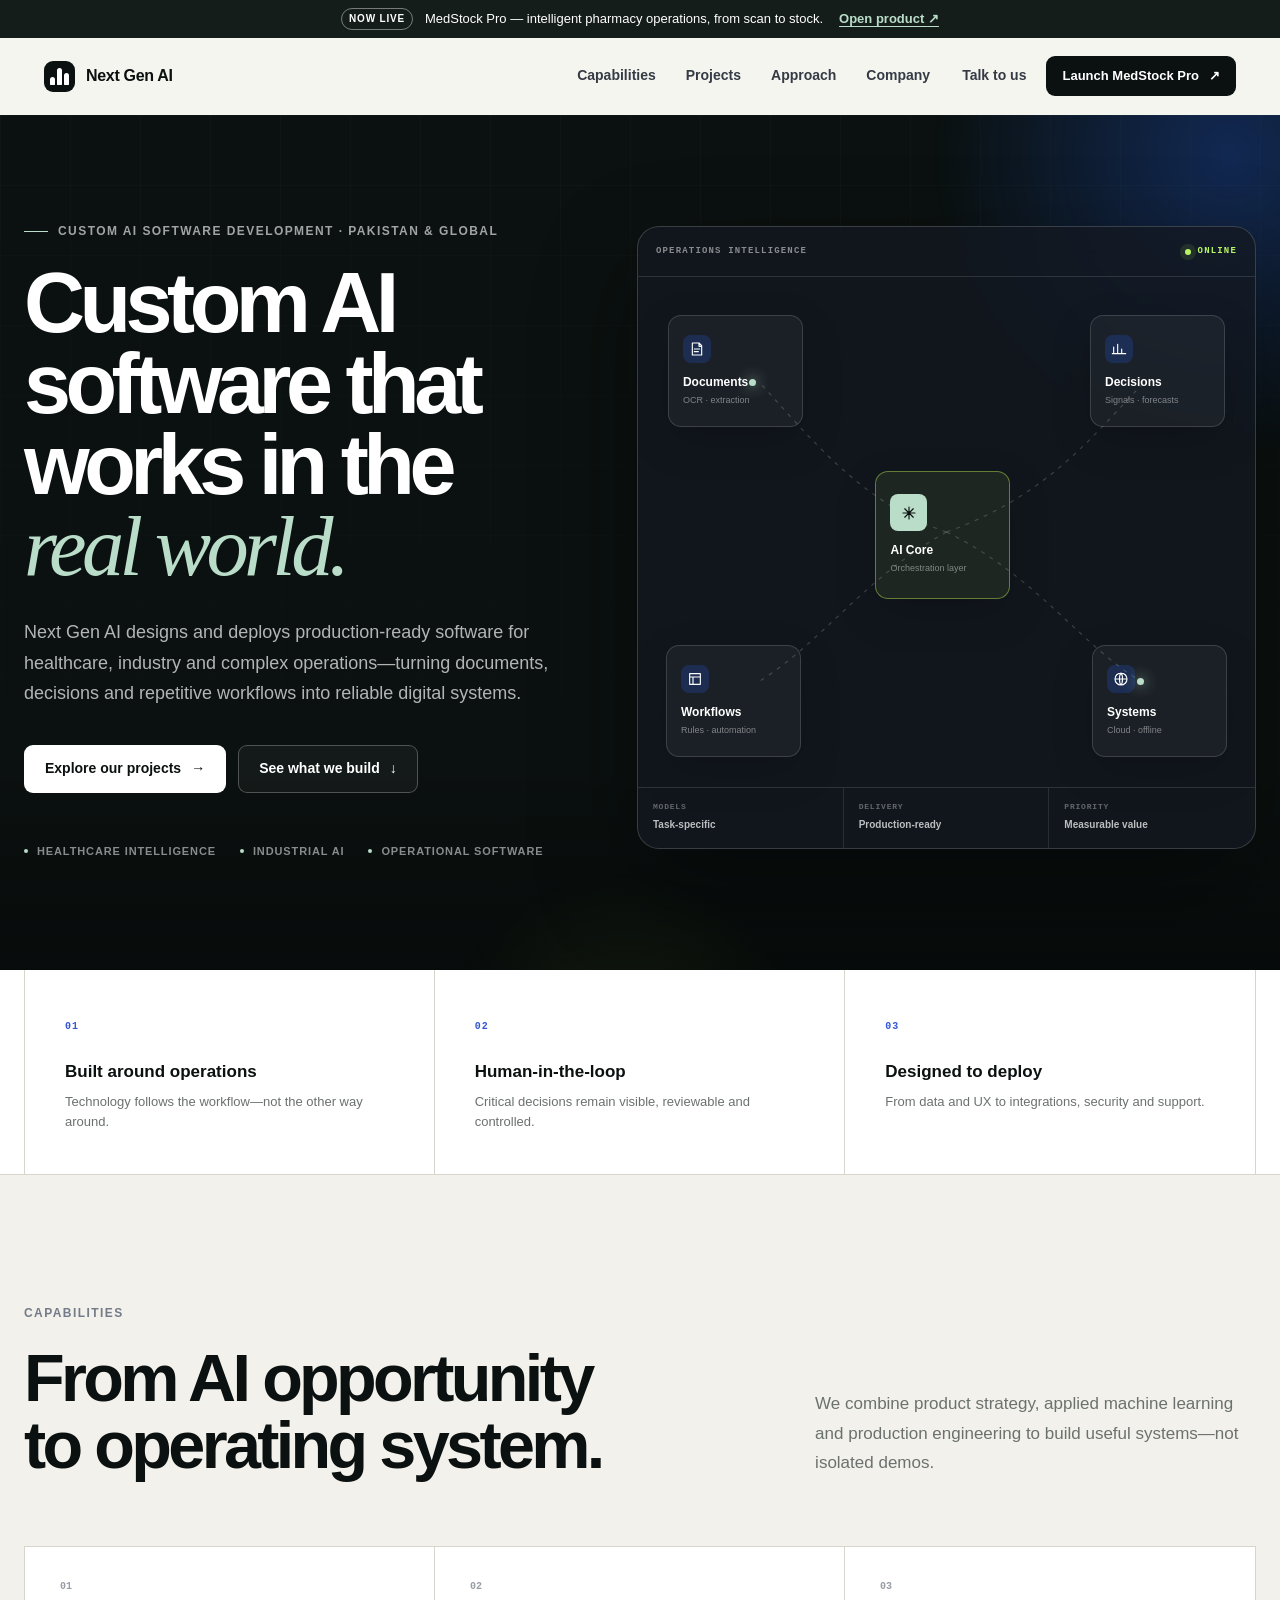
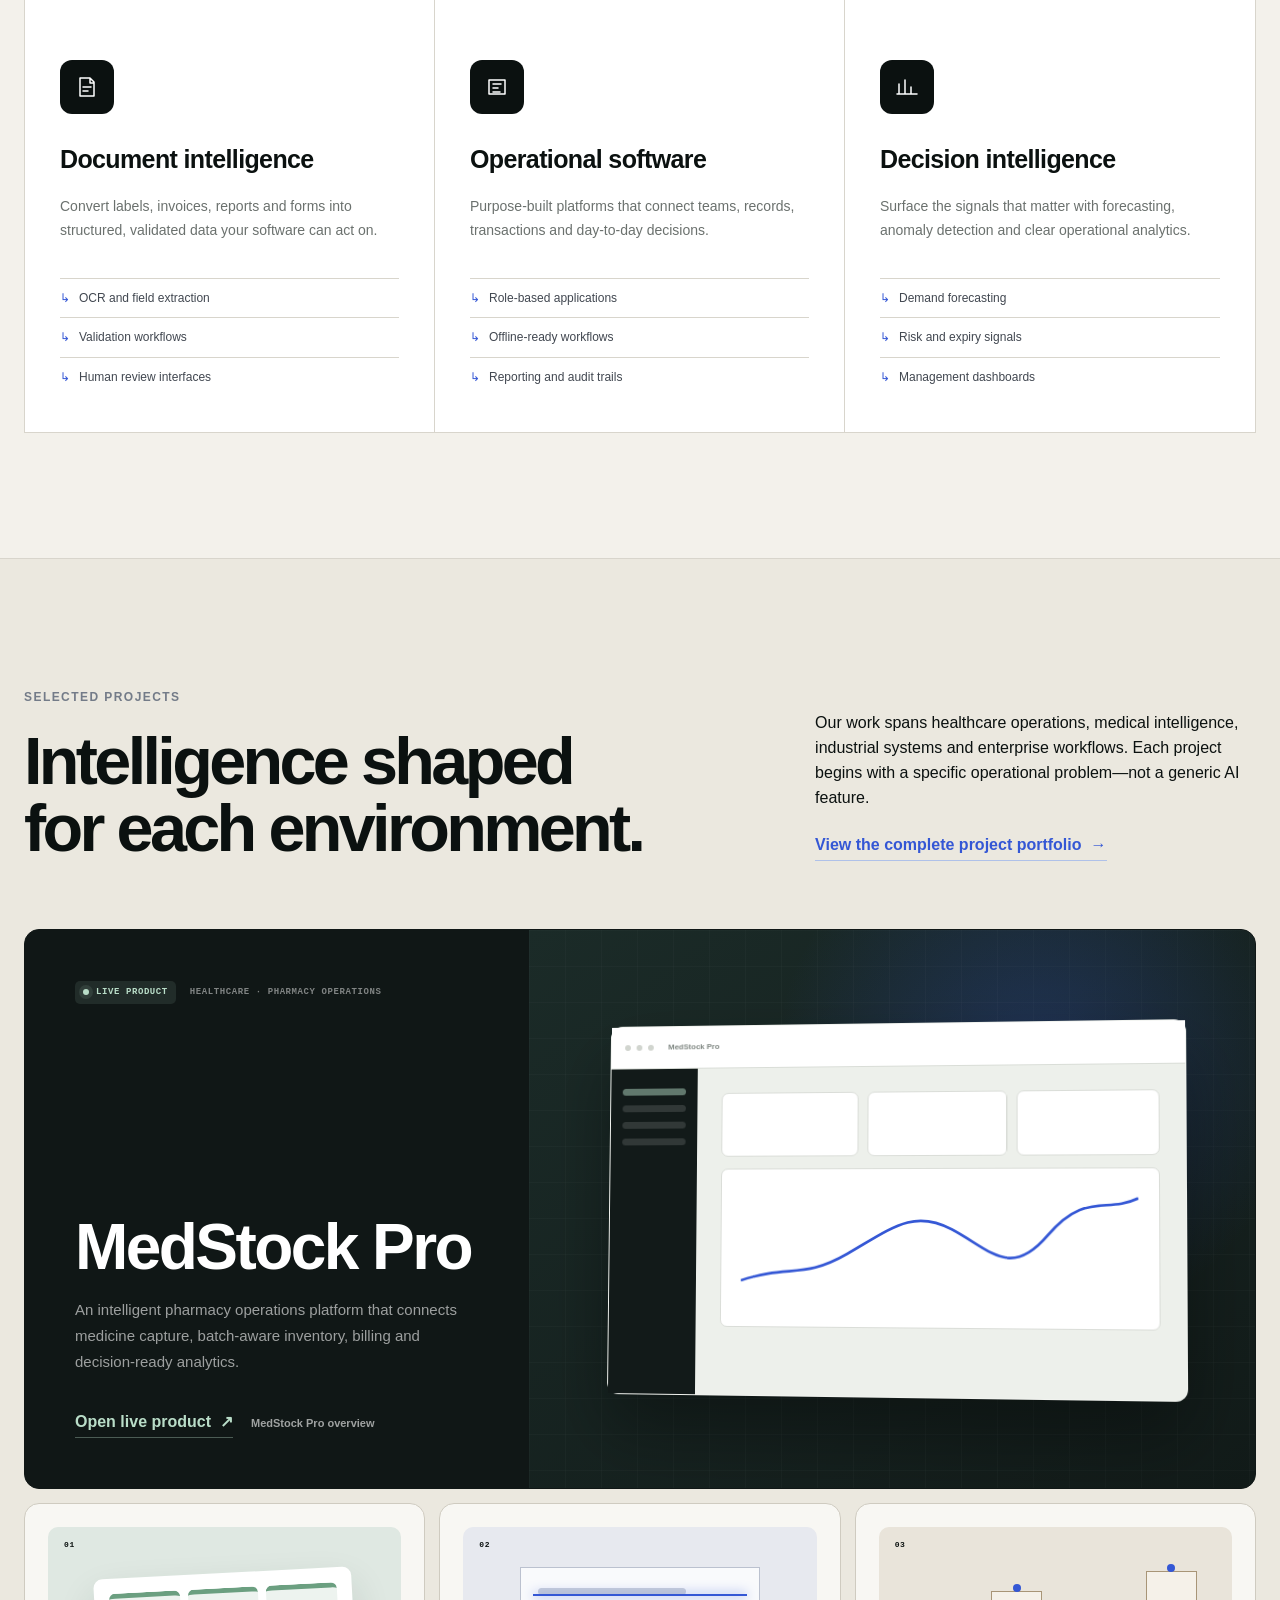
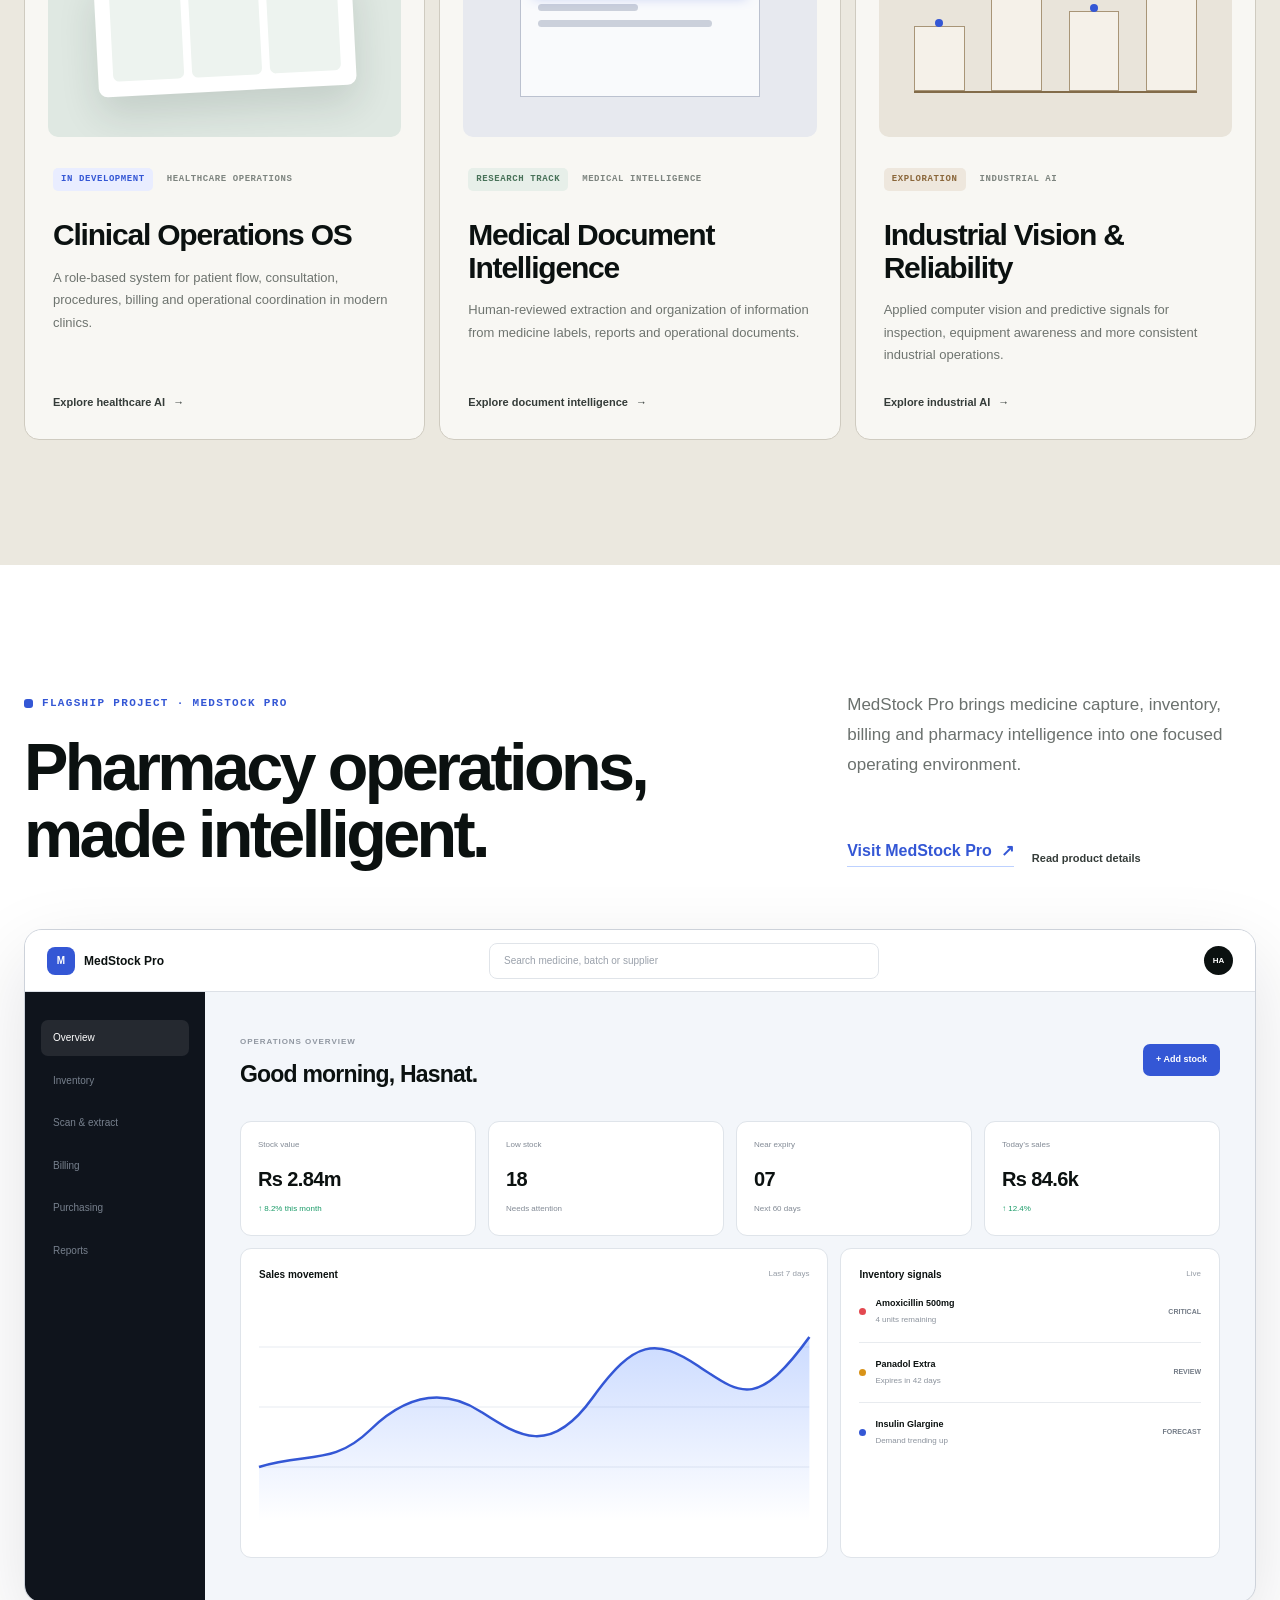
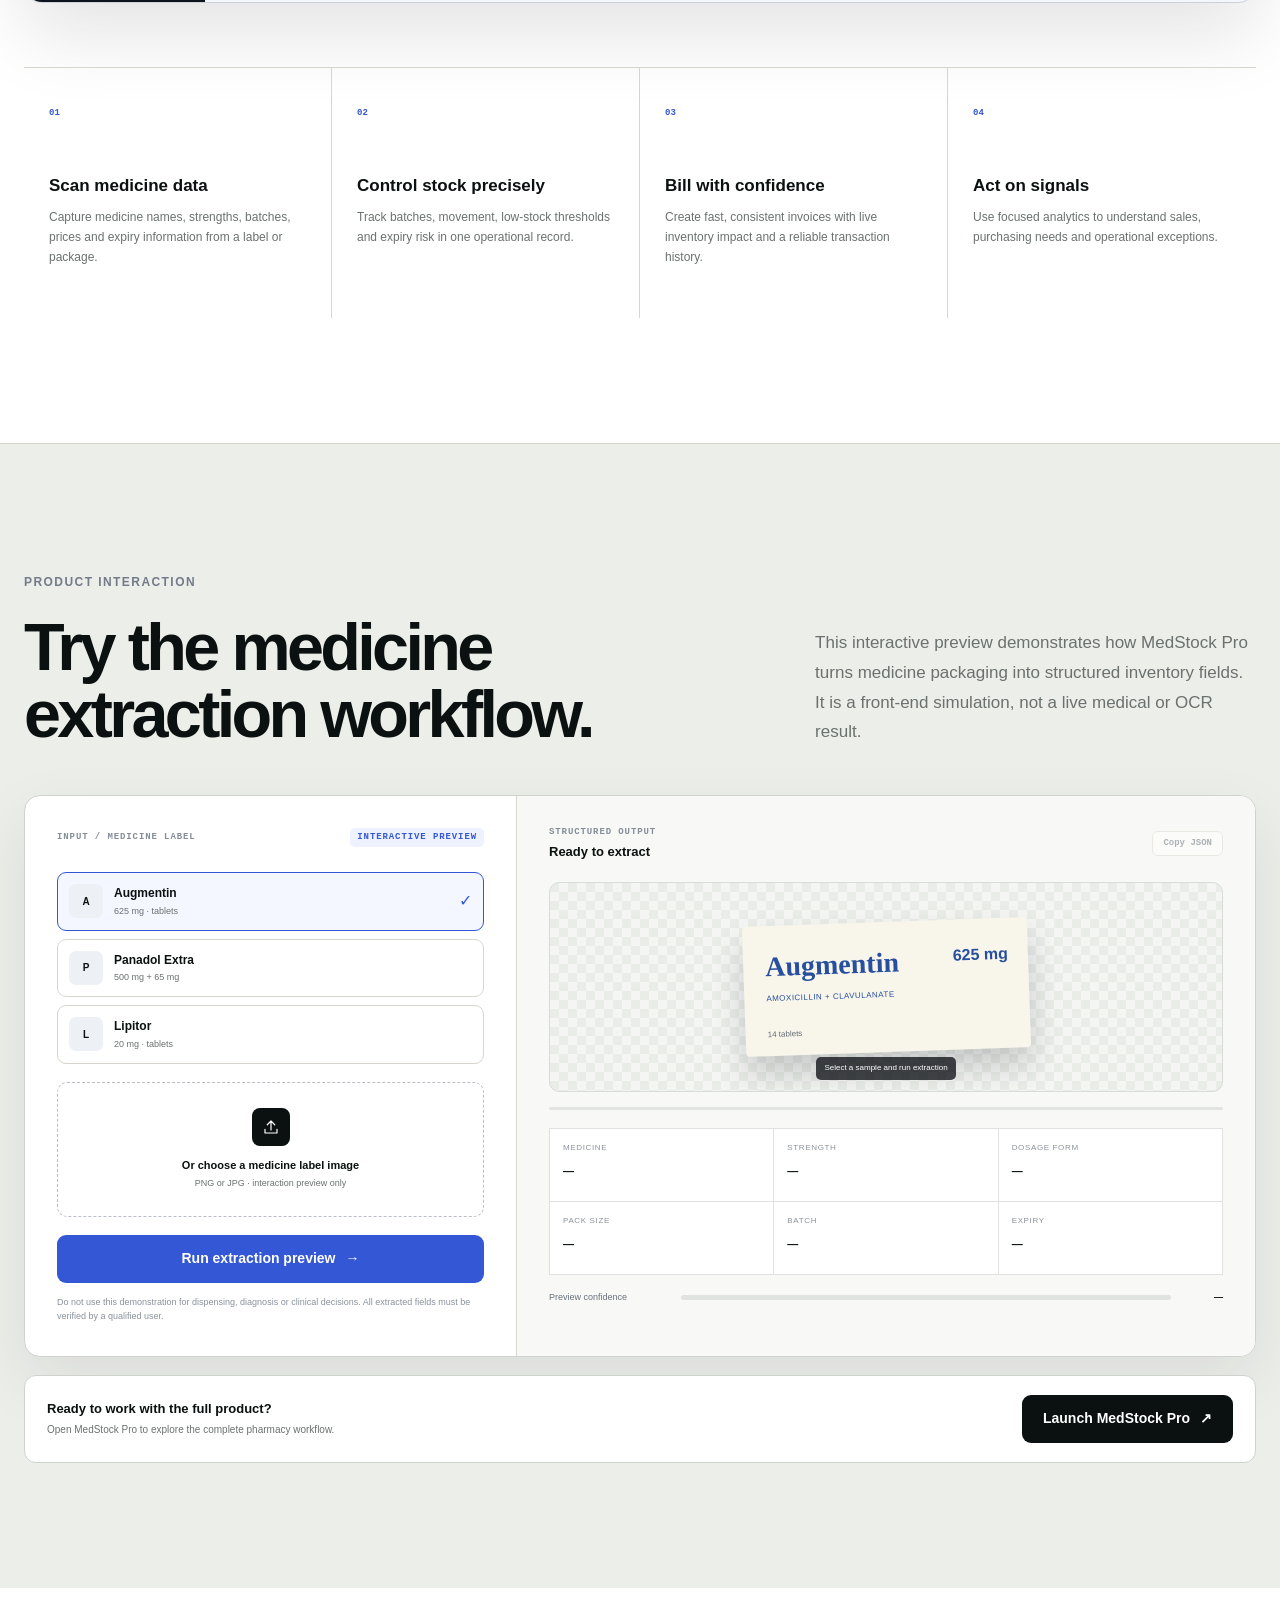
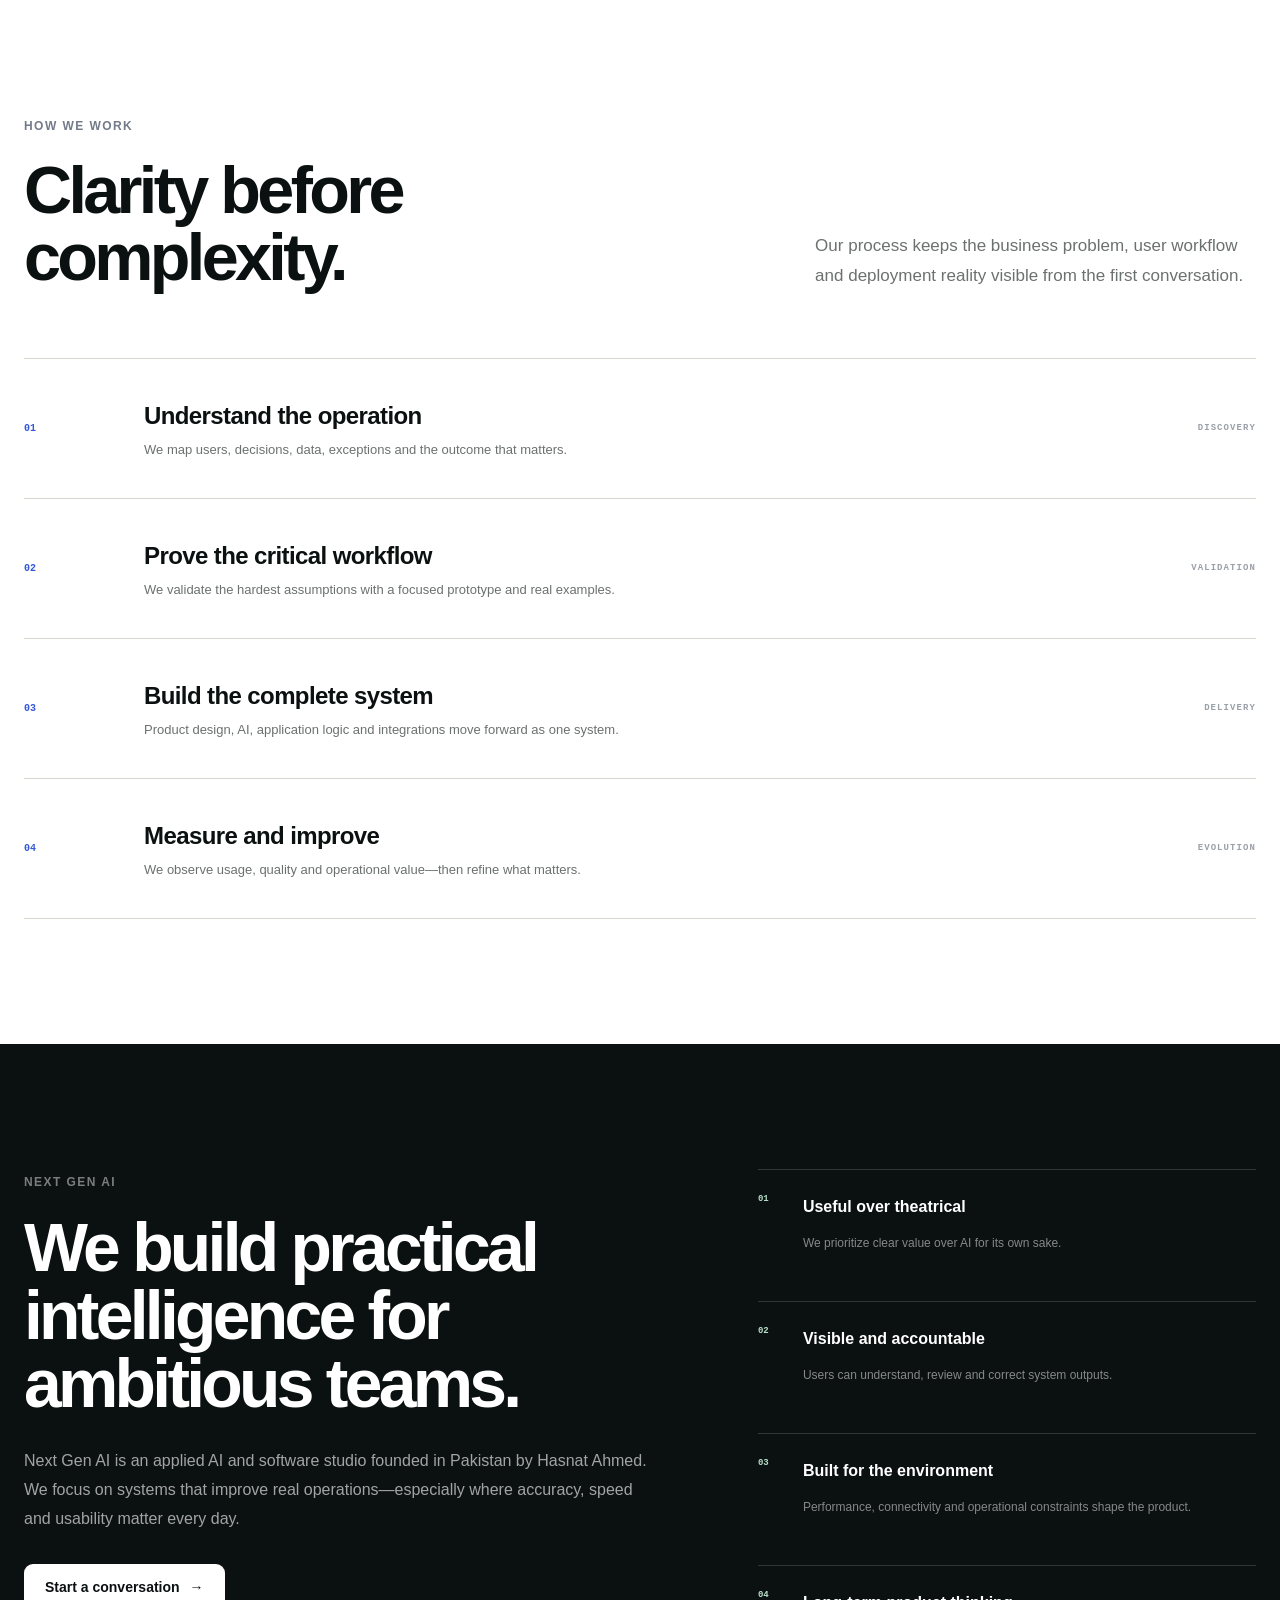
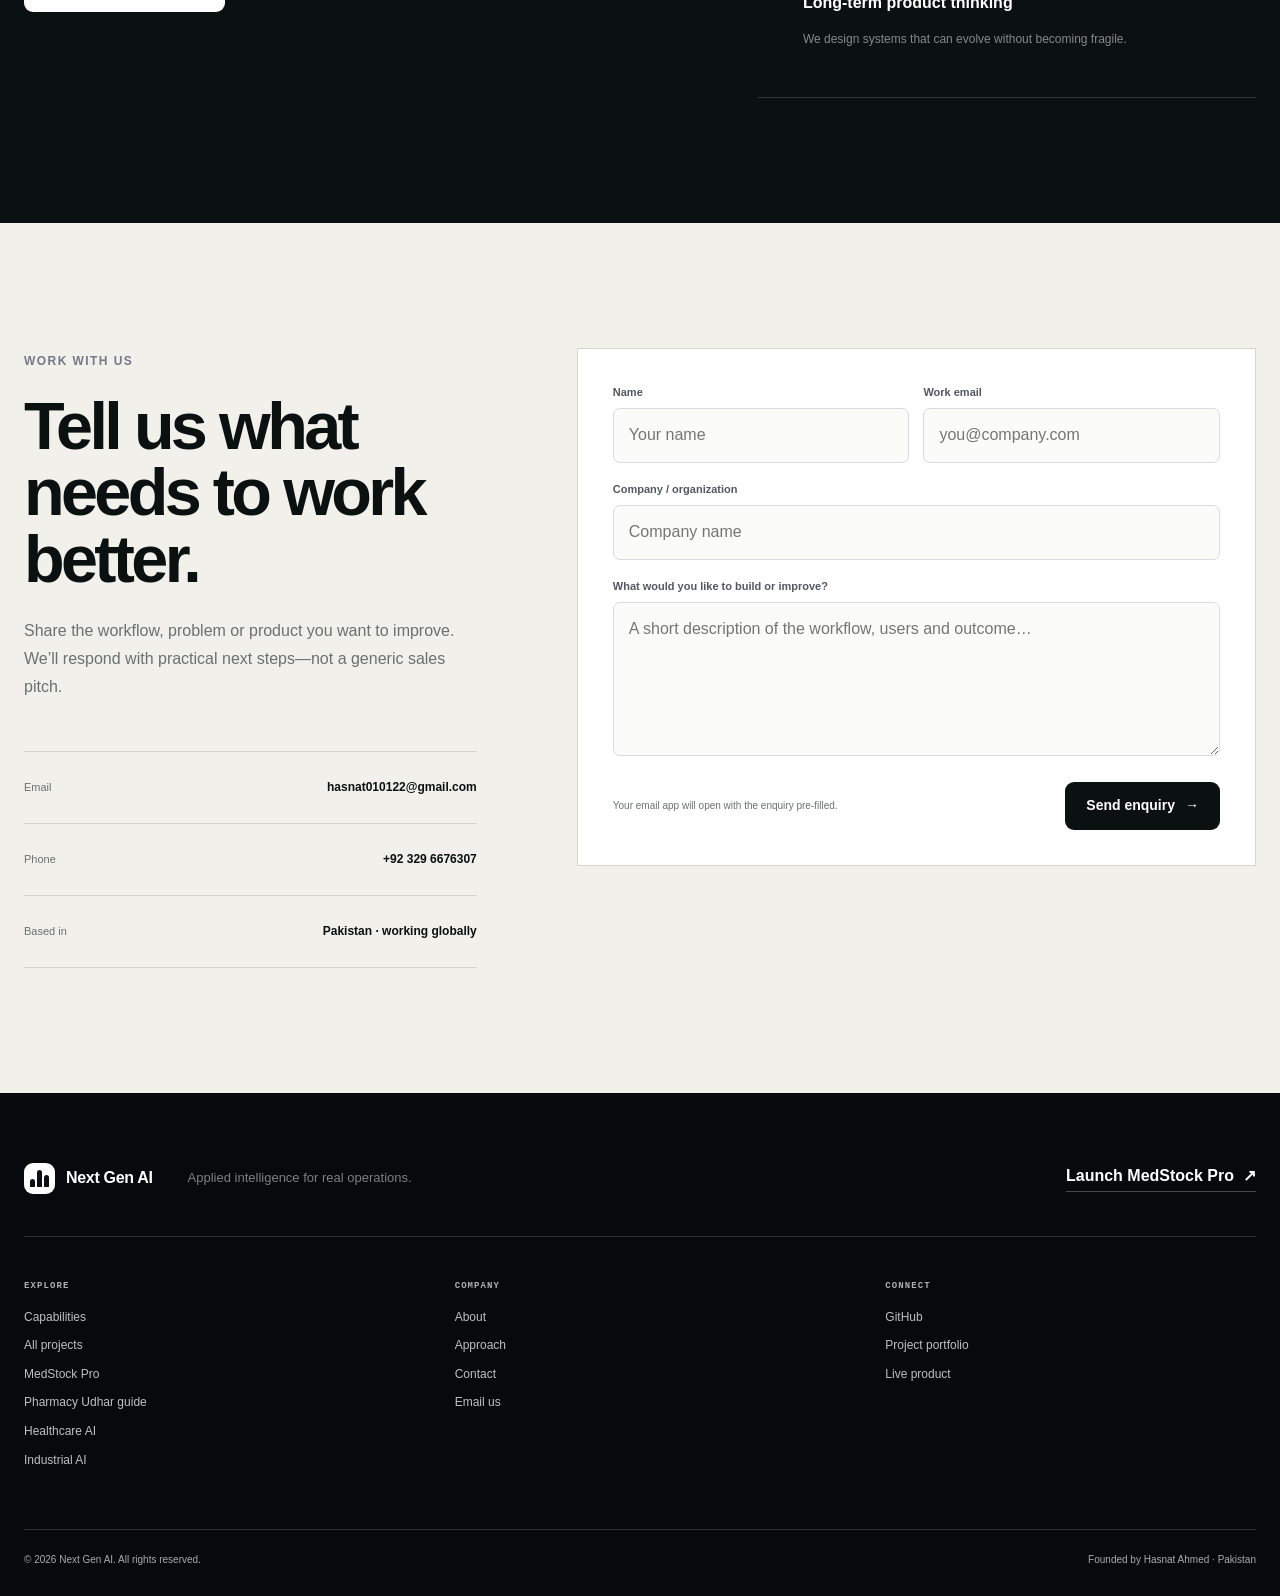
<file: index.html>
<!DOCTYPE html>
<html lang="en">
<head>
  <meta charset="UTF-8">
  <meta name="viewport" content="width=device-width, initial-scale=1.0">
  <meta name="theme-color" content="#0a0d12">
  <title>Custom AI Software Development in Pakistan | Next Gen AI</title>
  <meta name="description" content="Next Gen AI is a Pakistan-based applied AI company building healthcare AI, document intelligence, industrial vision and custom software for global teams.">
  <meta name="author" content="Next Gen AI">
  <meta name="robots" content="index,follow,max-image-preview:large,max-snippet:-1,max-video-preview:-1">
  <meta name="geo.region" content="PK">
  <link rel="canonical" href="https://www.nextaigen.org/">
  <link rel="alternate" hreflang="en" href="https://www.nextaigen.org/">
  <link rel="alternate" hreflang="x-default" href="https://www.nextaigen.org/">
  <link rel="icon" type="image/png" sizes="32x32" href="assets/favicon-32.png">

  <meta property="og:site_name" content="Next Gen AI">
  <meta property="og:title" content="Custom AI Software Development in Pakistan | Next Gen AI">
  <meta property="og:description" content="Production-ready AI systems for healthcare, industry and complex operations—built in Pakistan for teams worldwide.">
  <meta property="og:type" content="website">
  <meta property="og:locale" content="en_PK">
  <meta property="og:url" content="https://www.nextaigen.org/">
  <meta property="og:image" content="https://www.nextaigen.org/assets/og-home.png">
  <meta property="og:image:width" content="1200">
  <meta property="og:image:height" content="630">
  <meta property="og:image:alt" content="Next Gen AI — custom AI software for real operations">
  <meta name="twitter:card" content="summary_large_image">
  <meta name="twitter:title" content="Custom AI Software Development | Next Gen AI">
  <meta name="twitter:description" content="Applied AI systems for healthcare, industry and operational teams in Pakistan and worldwide.">
  <meta name="twitter:image" content="https://www.nextaigen.org/assets/og-home.png">

  <script type="application/ld+json">
  {
    "@context": "https://schema.org",
    "@graph": [
      {
        "@type": "Organization",
        "@id": "https://www.nextaigen.org/#organization",
        "name": "Next Gen AI",
        "url": "https://www.nextaigen.org/",
        "logo": {
          "@type": "ImageObject",
          "url": "https://www.nextaigen.org/assets/logo-512.png",
          "width": 512,
          "height": 512
        },
        "description": "Pakistan-based applied AI and software company building production-ready systems for healthcare, industry and business operations.",
        "email": "hasnat010122@gmail.com",
        "telephone": "+92-329-6676307",
        "areaServed": ["Pakistan", "Worldwide"],
        "founder": {
          "@type": "Person",
          "name": "Hasnat Ahmed",
          "url": "https://www.nextaigen.org/#company",
          "sameAs": "https://github.com/hasnat010122-dev"
        },
        "knowsAbout": [
          "Artificial intelligence",
          "Custom software development",
          "Healthcare AI",
          "Document intelligence",
          "Computer vision",
          "Industrial AI",
          "Business process automation"
        ]
      },
      {
        "@type": "WebSite",
        "@id": "https://www.nextaigen.org/#website",
        "url": "https://www.nextaigen.org/",
        "name": "Next Gen AI",
        "inLanguage": "en",
        "publisher": { "@id": "https://www.nextaigen.org/#organization" }
      },
      {
        "@type": "Service",
        "@id": "https://www.nextaigen.org/#custom-ai-development",
        "name": "Custom AI Software Development",
        "serviceType": "Applied AI strategy, product design and production software engineering",
        "provider": { "@id": "https://www.nextaigen.org/#organization" },
        "areaServed": ["Pakistan", "Worldwide"],
        "url": "https://www.nextaigen.org/#capabilities"
      }
    ]
  }
  </script>
  <link rel="stylesheet" href="styles.css">
</head>
<body>
  <a class="skip-link" href="#main">Skip to content</a>

  <div class="announcement" role="status">
    <div class="announcement-inner">
      <span class="announcement-label">Now live</span>
      <span>MedStock Pro — intelligent pharmacy operations, from scan to stock.</span>
      <a href="https://medstock.nextaigen.org/" target="_blank" rel="noopener noreferrer">Open product <span aria-hidden="true">↗</span></a>
    </div>
  </div>

  <header class="site-header" id="siteHeader">
    <div class="nav-shell">
      <a class="brand" href="#home" aria-label="Next Gen AI home">
        <span class="brand-mark" aria-hidden="true"><i></i><i></i><i></i></span>
        <span>Next Gen AI</span>
      </a>

      <nav class="desktop-nav" aria-label="Primary navigation">
        <a href="#capabilities">Capabilities</a>
        <a href="projects.html">Projects</a>
        <a href="#approach">Approach</a>
        <a href="#company">Company</a>
      </nav>

      <div class="nav-actions">
        <a class="text-link desktop-only" href="#contact">Talk to us</a>
        <a class="button button-dark button-small desktop-only" href="https://medstock.nextaigen.org/" target="_blank" rel="noopener noreferrer">Launch MedStock Pro <span aria-hidden="true">↗</span></a>
        <button class="menu-toggle" id="menuToggle" type="button" aria-expanded="false" aria-controls="mobileNav" aria-label="Open navigation">
          <span></span><span></span>
        </button>
      </div>
    </div>

    <nav class="mobile-nav" id="mobileNav" aria-label="Mobile navigation">
      <a href="#capabilities">Capabilities</a>
      <a href="projects.html">Projects</a>
      <a href="#approach">Approach</a>
      <a href="#company">Company</a>
      <a href="#contact">Talk to us</a>
      <a class="button button-dark" href="https://medstock.nextaigen.org/" target="_blank" rel="noopener noreferrer">Launch MedStock Pro <span aria-hidden="true">↗</span></a>
    </nav>
  </header>

  <main id="main">
    <section class="hero" id="home">
      <div class="hero-grid" aria-hidden="true"></div>
      <div class="orb orb-one" aria-hidden="true"></div>
      <div class="orb orb-two" aria-hidden="true"></div>

      <div class="container hero-layout">
        <div class="hero-copy reveal">
          <div class="eyebrow"><span></span> Custom AI software development · Pakistan &amp; global</div>
          <h1>Custom AI software that works in the <em>real world.</em></h1>
          <p>Next Gen AI designs and deploys production-ready software for healthcare, industry and complex operations—turning documents, decisions and repetitive workflows into reliable digital systems.</p>
          <div class="hero-actions">
            <a class="button button-light" href="projects.html">Explore our projects <span aria-hidden="true">→</span></a>
            <a class="button button-ghost" href="#capabilities">See what we build <span aria-hidden="true">↓</span></a>
          </div>
          <div class="hero-proof" aria-label="Core focus areas">
            <span>Healthcare intelligence</span>
            <span>Industrial AI</span>
            <span>Operational software</span>
          </div>
        </div>

        <div class="intelligence-map reveal delay-1" aria-label="Illustration showing an AI operations system">
          <div class="map-topline">
            <span>OPERATIONS INTELLIGENCE</span>
            <span class="live-state"><i></i> ONLINE</span>
          </div>
          <div class="map-stage">
            <svg class="map-connections" viewBox="0 0 600 560" preserveAspectRatio="none" aria-hidden="true">
              <path d="M300 280 C220 250 170 180 120 118"></path>
              <path d="M300 280 C400 240 445 170 492 116"></path>
              <path d="M300 280 C220 330 180 400 118 444"></path>
              <path d="M300 280 C390 330 430 405 492 446"></path>
            </svg>
            <div class="map-node node-center">
              <span class="node-icon large-icon">
                <svg viewBox="0 0 24 24" aria-hidden="true"><path d="M12 3v18M3 12h18M5.6 5.6l12.8 12.8M18.4 5.6 5.6 18.4"></path></svg>
              </span>
              <strong>AI Core</strong>
              <small>Orchestration layer</small>
            </div>
            <div class="map-node node-a">
              <span class="node-icon"><svg viewBox="0 0 24 24" aria-hidden="true"><path d="M5 3h10l4 4v14H5zM15 3v5h4M8 12h8M8 16h6"></path></svg></span>
              <strong>Documents</strong><small>OCR · extraction</small>
            </div>
            <div class="map-node node-b">
              <span class="node-icon"><svg viewBox="0 0 24 24" aria-hidden="true"><path d="M4 19V9M10 19V5M16 19v-7M22 19H2"></path></svg></span>
              <strong>Decisions</strong><small>Signals · forecasts</small>
            </div>
            <div class="map-node node-c">
              <span class="node-icon"><svg viewBox="0 0 24 24" aria-hidden="true"><path d="M4 4h16v16H4zM4 9h16M9 9v11"></path></svg></span>
              <strong>Workflows</strong><small>Rules · automation</small>
            </div>
            <div class="map-node node-d">
              <span class="node-icon"><svg viewBox="0 0 24 24" aria-hidden="true"><path d="M12 21a9 9 0 1 0 0-18 9 9 0 0 0 0 18ZM3 12h18M12 3c3 3 3 15 0 18M12 3c-3 3-3 15 0 18"></path></svg></span>
              <strong>Systems</strong><small>Cloud · offline</small>
            </div>
            <div class="signal-pulse pulse-one"></div>
            <div class="signal-pulse pulse-two"></div>
          </div>
          <div class="map-footer">
            <div><span>MODELS</span><strong>Task-specific</strong></div>
            <div><span>DELIVERY</span><strong>Production-ready</strong></div>
            <div><span>PRIORITY</span><strong>Measurable value</strong></div>
          </div>
        </div>
      </div>
    </section>

    <section class="signal-strip" aria-label="Next Gen AI principles">
      <div class="container signal-grid">
        <div><span>01</span><strong>Built around operations</strong><p>Technology follows the workflow—not the other way around.</p></div>
        <div><span>02</span><strong>Human-in-the-loop</strong><p>Critical decisions remain visible, reviewable and controlled.</p></div>
        <div><span>03</span><strong>Designed to deploy</strong><p>From data and UX to integrations, security and support.</p></div>
      </div>
    </section>

    <section class="section capabilities" id="capabilities">
      <div class="container">
        <div class="section-heading reveal">
          <div>
            <span class="kicker">Capabilities</span>
            <h2>From AI opportunity<br>to operating system.</h2>
          </div>
          <p>We combine product strategy, applied machine learning and production engineering to build useful systems—not isolated demos.</p>
        </div>

        <div class="capability-grid">
          <article class="capability-card reveal">
            <div class="capability-number">01</div>
            <div class="capability-icon"><svg viewBox="0 0 24 24" aria-hidden="true"><path d="M5 3h10l4 4v14H5zM15 3v5h4M8 12h8M8 16h5"></path></svg></div>
            <h3>Document intelligence</h3>
            <p>Convert labels, invoices, reports and forms into structured, validated data your software can act on.</p>
            <ul><li>OCR and field extraction</li><li>Validation workflows</li><li>Human review interfaces</li></ul>
          </article>
          <article class="capability-card reveal delay-1">
            <div class="capability-number">02</div>
            <div class="capability-icon"><svg viewBox="0 0 24 24" aria-hidden="true"><path d="M4 5h16v14H4zM8 9h8M8 13h5M8 17h7"></path></svg></div>
            <h3>Operational software</h3>
            <p>Purpose-built platforms that connect teams, records, transactions and day-to-day decisions.</p>
            <ul><li>Role-based applications</li><li>Offline-ready workflows</li><li>Reporting and audit trails</li></ul>
          </article>
          <article class="capability-card reveal delay-2">
            <div class="capability-number">03</div>
            <div class="capability-icon"><svg viewBox="0 0 24 24" aria-hidden="true"><path d="M4 19V9M10 19V5M16 19v-7M22 19H2"></path></svg></div>
            <h3>Decision intelligence</h3>
            <p>Surface the signals that matter with forecasting, anomaly detection and clear operational analytics.</p>
            <ul><li>Demand forecasting</li><li>Risk and expiry signals</li><li>Management dashboards</li></ul>
          </article>
        </div>
      </div>
    </section>

    <section class="section selected-projects" id="projects">
      <div class="container">
        <div class="section-heading reveal">
          <div>
            <span class="kicker">Selected projects</span>
            <h2>Intelligence shaped<br>for each environment.</h2>
          </div>
          <div class="projects-heading-copy">
            <p>Our work spans healthcare operations, medical intelligence, industrial systems and enterprise workflows. Each project begins with a specific operational problem—not a generic AI feature.</p>
            <a class="inline-arrow" href="projects.html">View the complete project portfolio <span aria-hidden="true">→</span></a>
          </div>
        </div>

        <div class="selected-project-grid">
          <article class="selected-project project-featured reveal">
            <div class="project-card-copy">
              <div class="project-meta"><span class="status-live"><i></i> Live product</span><span>Healthcare · Pharmacy operations</span></div>
              <h3>MedStock Pro</h3>
              <p>An intelligent pharmacy operations platform that connects medicine capture, batch-aware inventory, billing and decision-ready analytics.</p>
              <div class="project-card-links">
                <a class="inline-arrow" href="https://medstock.nextaigen.org/" target="_blank" rel="noopener noreferrer">Open live product <span aria-hidden="true">↗</span></a>
                <a class="quiet-link" href="medstock-pro.html">MedStock Pro overview</a>
              </div>
            </div>
            <div class="project-visual project-visual-medstock" aria-hidden="true">
              <div class="visual-window">
                <div class="visual-window-top"><i></i><i></i><i></i><span>MedStock Pro</span></div>
                <div class="visual-window-body">
                  <div class="visual-side"><b></b><b></b><b></b><b></b></div>
                  <div class="visual-content"><div class="visual-metrics"><i></i><i></i><i></i></div><div class="visual-chart"><svg viewBox="0 0 300 100" preserveAspectRatio="none"><path d="M0 78C38 64 48 77 82 55s50-38 79-21 44 42 72 5 43-18 67-31"></path></svg></div></div>
                </div>
              </div>
            </div>
          </article>

          <article class="selected-project reveal delay-1">
            <div class="project-mini-visual visual-clinic" aria-hidden="true"><span>01</span><div><i></i><i></i><i></i></div></div>
            <div class="project-meta"><span class="status-build">In development</span><span>Healthcare operations</span></div>
            <h3>Clinical Operations OS</h3>
            <p>A role-based system for patient flow, consultation, procedures, billing and operational coordination in modern clinics.</p>
            <a class="quiet-link" href="healthcare-ai-solutions.html">Explore healthcare AI <span>→</span></a>
          </article>

          <article class="selected-project reveal delay-2">
            <div class="project-mini-visual visual-medical-ai" aria-hidden="true"><span>02</span><div class="scan-frame"><b></b><b></b><b></b></div></div>
            <div class="project-meta"><span class="status-research">Research track</span><span>Medical intelligence</span></div>
            <h3>Medical Document Intelligence</h3>
            <p>Human-reviewed extraction and organization of information from medicine labels, reports and operational documents.</p>
            <a class="quiet-link" href="healthcare-ai-solutions.html#document-intelligence">Explore document intelligence <span>→</span></a>
          </article>

          <article class="selected-project reveal delay-3">
            <div class="project-mini-visual visual-industry" aria-hidden="true"><span>03</span><div class="industry-line"><i></i><i></i><i></i><i></i></div></div>
            <div class="project-meta"><span class="status-explore">Exploration</span><span>Industrial AI</span></div>
            <h3>Industrial Vision & Reliability</h3>
            <p>Applied computer vision and predictive signals for inspection, equipment awareness and more consistent industrial operations.</p>
            <a class="quiet-link" href="industrial-ai-solutions.html">Explore industrial AI <span>→</span></a>
          </article>
        </div>
      </div>
    </section>

    <section class="section product-section" id="medstock">
      <div class="container">
        <div class="product-intro reveal">
          <div>
            <span class="product-wordmark"><i></i> FLAGSHIP PROJECT · MEDSTOCK PRO</span>
            <h2>Pharmacy operations,<br>made intelligent.</h2>
          </div>
          <div class="product-intro-copy">
            <p>MedStock Pro brings medicine capture, inventory, billing and pharmacy intelligence into one focused operating environment.</p>
            <div class="project-card-links">
              <a class="inline-arrow" href="https://medstock.nextaigen.org/" target="_blank" rel="noopener noreferrer">Visit MedStock Pro <span aria-hidden="true">↗</span></a>
              <a class="quiet-link" href="medstock-pro.html">Read product details</a>
            </div>
          </div>
        </div>

        <div class="product-window reveal">
          <div class="window-chrome">
            <div class="window-brand"><span class="mini-mark">M</span><strong>MedStock Pro</strong></div>
            <div class="window-search">Search medicine, batch or supplier</div>
            <div class="window-user">HA</div>
          </div>
          <div class="window-body">
            <aside class="window-sidebar">
              <span class="active">Overview</span><span>Inventory</span><span>Scan & extract</span><span>Billing</span><span>Purchasing</span><span>Reports</span>
            </aside>
            <div class="window-main">
              <div class="window-heading"><div><small>OPERATIONS OVERVIEW</small><h3>Good morning, Hasnat.</h3></div><button type="button">+ Add stock</button></div>
              <div class="metric-grid">
                <div><span>Stock value</span><strong>Rs 2.84m</strong><small class="positive">↑ 8.2% this month</small></div>
                <div><span>Low stock</span><strong>18</strong><small>Needs attention</small></div>
                <div><span>Near expiry</span><strong>07</strong><small>Next 60 days</small></div>
                <div><span>Today’s sales</span><strong>Rs 84.6k</strong><small class="positive">↑ 12.4%</small></div>
              </div>
              <div class="dashboard-grid">
                <div class="chart-card">
                  <div class="card-line"><strong>Sales movement</strong><span>Last 7 days</span></div>
                  <svg viewBox="0 0 520 220" preserveAspectRatio="none" aria-label="Sample sales chart">
                    <defs><linearGradient id="area" x1="0" y1="0" x2="0" y2="1"><stop offset="0" stop-color="#2667ff" stop-opacity=".24"></stop><stop offset="1" stop-color="#2667ff" stop-opacity="0"></stop></linearGradient></defs>
                    <path class="chart-gridline" d="M0 45H520M0 105H520M0 165H520"></path>
                    <path class="chart-area" d="M0 165 C45 150 70 164 105 128 S175 86 210 110 S275 155 315 96 S375 36 415 64 S470 108 520 35 V220 H0Z"></path>
                    <path class="chart-line" d="M0 165 C45 150 70 164 105 128 S175 86 210 110 S275 155 315 96 S375 36 415 64 S470 108 520 35"></path>
                  </svg>
                </div>
                <div class="alerts-card">
                  <div class="card-line"><strong>Inventory signals</strong><span>Live</span></div>
                  <div class="alert-row"><i class="alert-red"></i><div><strong>Amoxicillin 500mg</strong><span>4 units remaining</span></div><b>Critical</b></div>
                  <div class="alert-row"><i class="alert-amber"></i><div><strong>Panadol Extra</strong><span>Expires in 42 days</span></div><b>Review</b></div>
                  <div class="alert-row"><i class="alert-blue"></i><div><strong>Insulin Glargine</strong><span>Demand trending up</span></div><b>Forecast</b></div>
                </div>
              </div>
            </div>
          </div>
        </div>

        <div class="product-feature-row">
          <div class="reveal"><span>01</span><h3>Scan medicine data</h3><p>Capture medicine names, strengths, batches, prices and expiry information from a label or package.</p></div>
          <div class="reveal delay-1"><span>02</span><h3>Control stock precisely</h3><p>Track batches, movement, low-stock thresholds and expiry risk in one operational record.</p></div>
          <div class="reveal delay-2"><span>03</span><h3>Bill with confidence</h3><p>Create fast, consistent invoices with live inventory impact and a reliable transaction history.</p></div>
          <div class="reveal delay-3"><span>04</span><h3>Act on signals</h3><p>Use focused analytics to understand sales, purchasing needs and operational exceptions.</p></div>
        </div>
      </div>
    </section>

    <section class="section ocr-lab" id="ocr-lab">
      <div class="container">
        <div class="section-heading compact reveal">
          <div><span class="kicker">Product interaction</span><h2>Try the medicine<br>extraction workflow.</h2></div>
          <p>This interactive preview demonstrates how MedStock Pro turns medicine packaging into structured inventory fields. It is a front-end simulation, not a live medical or OCR result.</p>
        </div>

        <div class="lab-shell reveal">
          <div class="lab-controls">
            <div class="lab-control-head"><span>INPUT / MEDICINE LABEL</span><span class="simulation-tag">INTERACTIVE PREVIEW</span></div>
            <div class="sample-selector" role="group" aria-label="Choose a sample medicine label">
              <button class="sample-option active" type="button" data-sample="augmentin"><span>A</span><div><strong>Augmentin</strong><small>625 mg · tablets</small></div><i>✓</i></button>
              <button class="sample-option" type="button" data-sample="panadol"><span>P</span><div><strong>Panadol Extra</strong><small>500 mg + 65 mg</small></div><i>✓</i></button>
              <button class="sample-option" type="button" data-sample="lipitor"><span>L</span><div><strong>Lipitor</strong><small>20 mg · tablets</small></div><i>✓</i></button>
            </div>

            <label class="upload-zone" id="uploadZone" for="labelUpload">
              <input id="labelUpload" type="file" accept="image/*">
              <span class="upload-icon"><svg viewBox="0 0 24 24" aria-hidden="true"><path d="M12 16V4M7 9l5-5 5 5M4 15v5h16v-5"></path></svg></span>
              <strong>Or choose a medicine label image</strong>
              <small id="uploadLabel">PNG or JPG · interaction preview only</small>
            </label>

            <button class="button button-blue button-full" id="runExtraction" type="button"><span>Run extraction preview</span><span aria-hidden="true">→</span></button>
            <p class="lab-disclaimer">Do not use this demonstration for dispensing, diagnosis or clinical decisions. All extracted fields must be verified by a qualified user.</p>
          </div>

          <div class="lab-output" aria-live="polite">
            <div class="lab-output-head">
              <div><span>STRUCTURED OUTPUT</span><strong id="extractionStatus">Ready to extract</strong></div>
              <button class="copy-button" id="copyOutput" type="button" disabled>Copy JSON</button>
            </div>
            <div class="scan-preview" id="scanPreview">
              <div class="medicine-pack" id="medicinePack">
                <div class="pack-brand">Augmentin</div><div class="pack-dose">625 mg</div><div class="pack-generic">amoxicillin + clavulanate</div><div class="pack-footer">14 film-coated tablets</div>
              </div>
              <div class="scan-line" id="scanLine"></div>
              <div class="scan-placeholder" id="scanPlaceholder">Select a sample and run extraction</div>
            </div>
            <div class="extraction-progress"><span id="extractionProgress"></span></div>
            <div class="result-fields" id="resultFields">
              <div><span>Medicine</span><strong>—</strong></div><div><span>Strength</span><strong>—</strong></div><div><span>Dosage form</span><strong>—</strong></div><div><span>Pack size</span><strong>—</strong></div><div><span>Batch</span><strong>—</strong></div><div><span>Expiry</span><strong>—</strong></div>
            </div>
            <div class="confidence-row"><span>Preview confidence</span><div><i id="confidenceBar"></i></div><strong id="confidenceValue">—</strong></div>
          </div>
        </div>

        <div class="lab-cta reveal">
          <div><strong>Ready to work with the full product?</strong><span>Open MedStock Pro to explore the complete pharmacy workflow.</span></div>
          <a class="button button-dark" href="https://medstock.nextaigen.org/" target="_blank" rel="noopener noreferrer">Launch MedStock Pro <span aria-hidden="true">↗</span></a>
        </div>
      </div>
    </section>

    <section class="section approach" id="approach">
      <div class="container">
        <div class="section-heading reveal">
          <div><span class="kicker">How we work</span><h2>Clarity before<br>complexity.</h2></div>
          <p>Our process keeps the business problem, user workflow and deployment reality visible from the first conversation.</p>
        </div>
        <div class="approach-list">
          <article class="approach-step reveal"><span>01</span><div><h3>Understand the operation</h3><p>We map users, decisions, data, exceptions and the outcome that matters.</p></div><b>DISCOVERY</b></article>
          <article class="approach-step reveal"><span>02</span><div><h3>Prove the critical workflow</h3><p>We validate the hardest assumptions with a focused prototype and real examples.</p></div><b>VALIDATION</b></article>
          <article class="approach-step reveal"><span>03</span><div><h3>Build the complete system</h3><p>Product design, AI, application logic and integrations move forward as one system.</p></div><b>DELIVERY</b></article>
          <article class="approach-step reveal"><span>04</span><div><h3>Measure and improve</h3><p>We observe usage, quality and operational value—then refine what matters.</p></div><b>EVOLUTION</b></article>
        </div>
      </div>
    </section>

    <section class="section company" id="company">
      <div class="container company-grid">
        <div class="company-statement reveal">
          <span class="kicker light-kicker">Next Gen AI</span>
          <h2>We build practical intelligence for ambitious teams.</h2>
          <p>Next Gen AI is an applied AI and software studio founded in Pakistan by Hasnat Ahmed. We focus on systems that improve real operations—especially where accuracy, speed and usability matter every day.</p>
          <a class="button button-light" href="#contact">Start a conversation <span aria-hidden="true">→</span></a>
        </div>
        <div class="company-principles reveal delay-1">
          <div><span>01</span><strong>Useful over theatrical</strong><p>We prioritize clear value over AI for its own sake.</p></div>
          <div><span>02</span><strong>Visible and accountable</strong><p>Users can understand, review and correct system outputs.</p></div>
          <div><span>03</span><strong>Built for the environment</strong><p>Performance, connectivity and operational constraints shape the product.</p></div>
          <div><span>04</span><strong>Long-term product thinking</strong><p>We design systems that can evolve without becoming fragile.</p></div>
        </div>
      </div>
    </section>

    <section class="section contact" id="contact">
      <div class="container contact-grid">
        <div class="contact-copy reveal">
          <span class="kicker">Work with us</span>
          <h2>Tell us what needs to work better.</h2>
          <p>Share the workflow, problem or product you want to improve. We’ll respond with practical next steps—not a generic sales pitch.</p>
          <div class="contact-details">
            <a href="#" class="js-email" data-email-user="hasnat010122" data-email-domain="gmail.com"><span>Email</span><strong class="email-display">Loading email…</strong></a>
            <a href="tel:+923296676307"><span>Phone</span><strong>+92 329 6676307</strong></a>
            <div><span>Based in</span><strong>Pakistan · working globally</strong></div>
          </div>
        </div>

        <form class="contact-form reveal delay-1" id="contactForm">
          <div class="form-row">
            <label><span>Name</span><input type="text" name="name" autocomplete="name" required placeholder="Your name"></label>
            <label><span>Work email</span><input type="email" name="email" autocomplete="email" required placeholder="you@company.com"></label>
          </div>
          <label><span>Company / organization</span><input type="text" name="company" placeholder="Company name"></label>
          <label><span>What would you like to build or improve?</span><textarea name="message" rows="5" required placeholder="A short description of the workflow, users and outcome…"></textarea></label>
          <div class="form-footer"><p id="formStatus" role="status">Your email app will open with the enquiry pre-filled.</p><button class="button button-dark" type="submit">Send enquiry <span aria-hidden="true">→</span></button></div>
        </form>
      </div>
    </section>
  </main>

  <footer class="footer">
    <div class="container">
      <div class="footer-top">
        <a class="brand footer-brand" href="#home"><span class="brand-mark" aria-hidden="true"><i></i><i></i><i></i></span><span>Next Gen AI</span></a>
        <p>Applied intelligence for real operations.</p>
        <a class="inline-arrow footer-product" href="https://medstock.nextaigen.org/" target="_blank" rel="noopener noreferrer">Launch MedStock Pro <span aria-hidden="true">↗</span></a>
      </div>
      <div class="footer-nav">
        <div><span>Explore</span><a href="#capabilities">Capabilities</a><a href="projects.html">All projects</a><a href="medstock-pro.html">MedStock Pro</a><a href="pharmacy-udhar-management.html">Pharmacy Udhar guide</a><a href="healthcare-ai-solutions.html">Healthcare AI</a><a href="industrial-ai-solutions.html">Industrial AI</a></div>
        <div><span>Company</span><a href="#company">About</a><a href="#approach">Approach</a><a href="#contact">Contact</a><a href="#" class="js-email" data-email-user="hasnat010122" data-email-domain="gmail.com">Email us</a></div>
        <div><span>Connect</span><a href="https://github.com/hasnat010122-dev" target="_blank" rel="noopener noreferrer" aria-label="Hasnat Ahmed on GitHub">GitHub</a><a href="projects.html">Project portfolio</a><a href="https://medstock.nextaigen.org/" target="_blank" rel="noopener noreferrer">Live product</a></div>
      </div>
      <div class="footer-bottom"><span>© 2026 Next Gen AI. All rights reserved.</span><span>Founded by Hasnat Ahmed · Pakistan</span></div>
    </div>
  </footer>

  <div class="toast" id="toast" role="status" aria-live="polite"></div>
  <script src="script.js"></script>
</body>
</html>
</file>
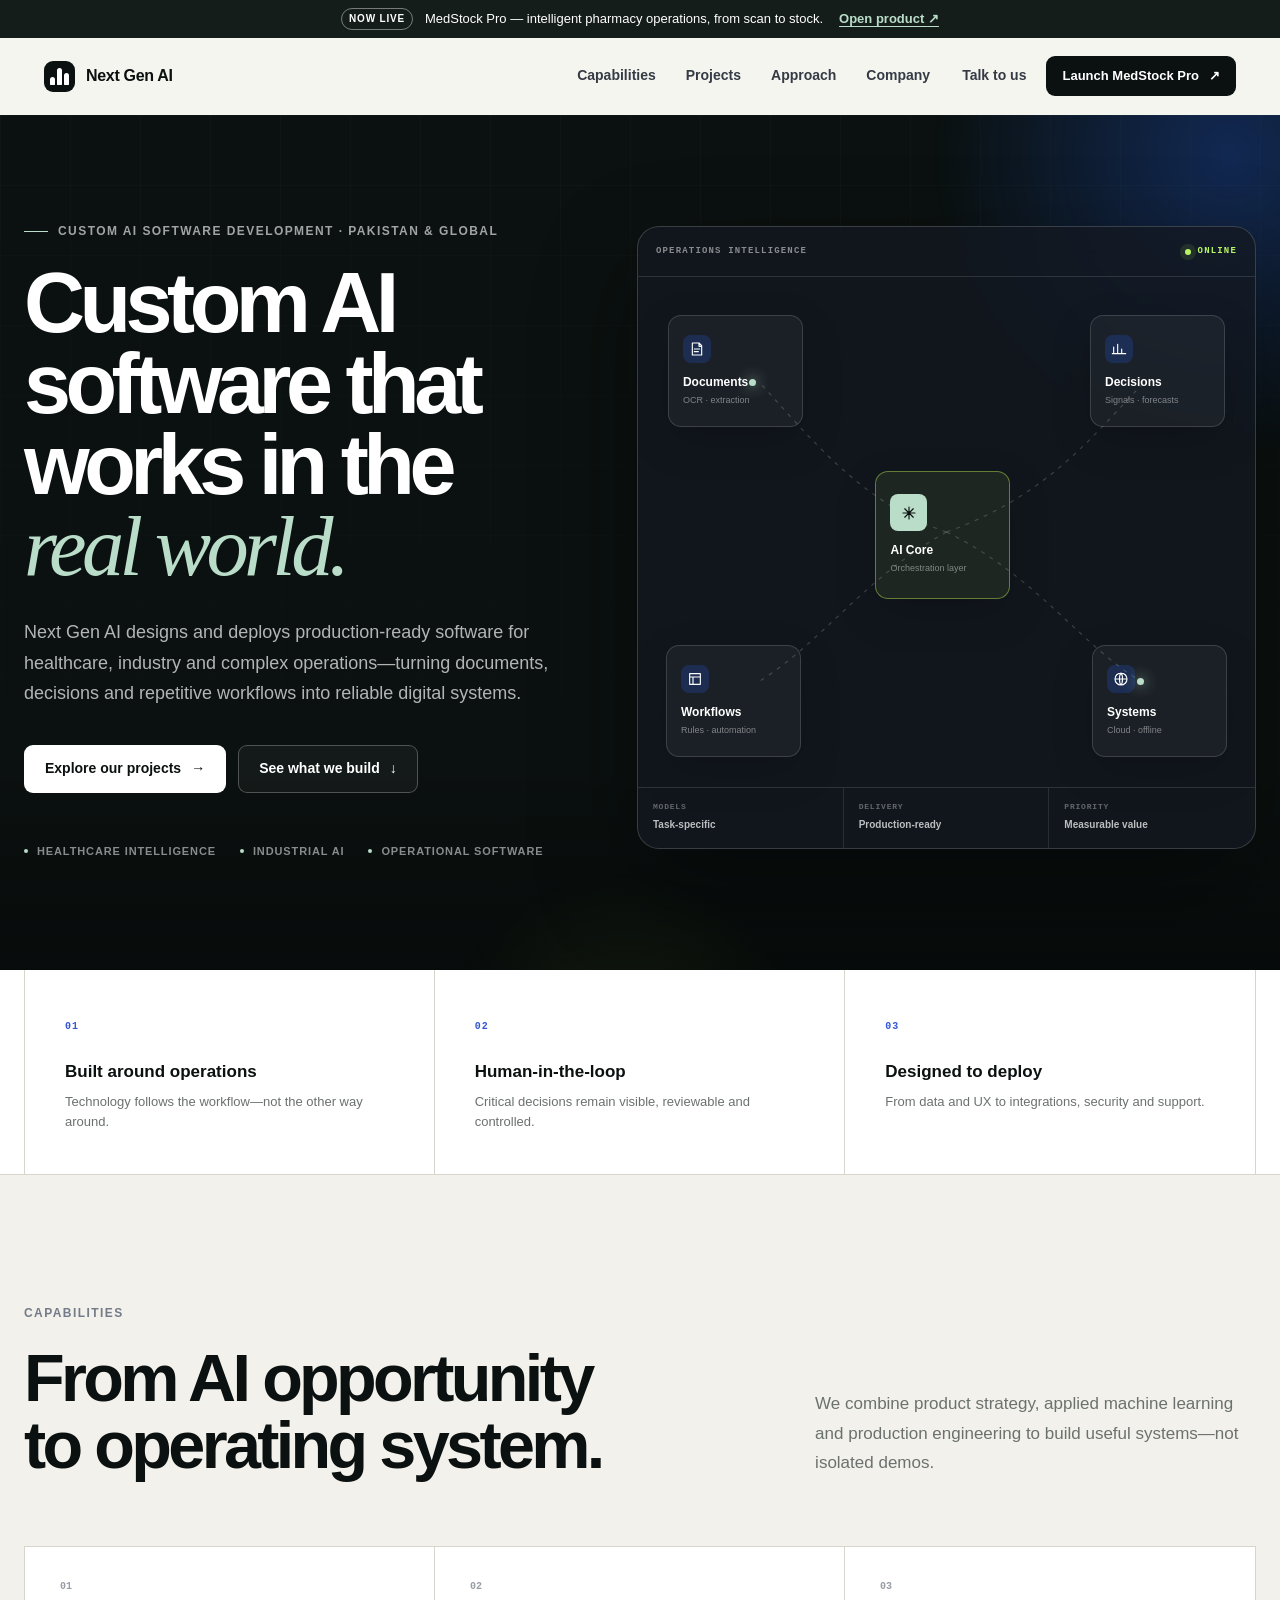
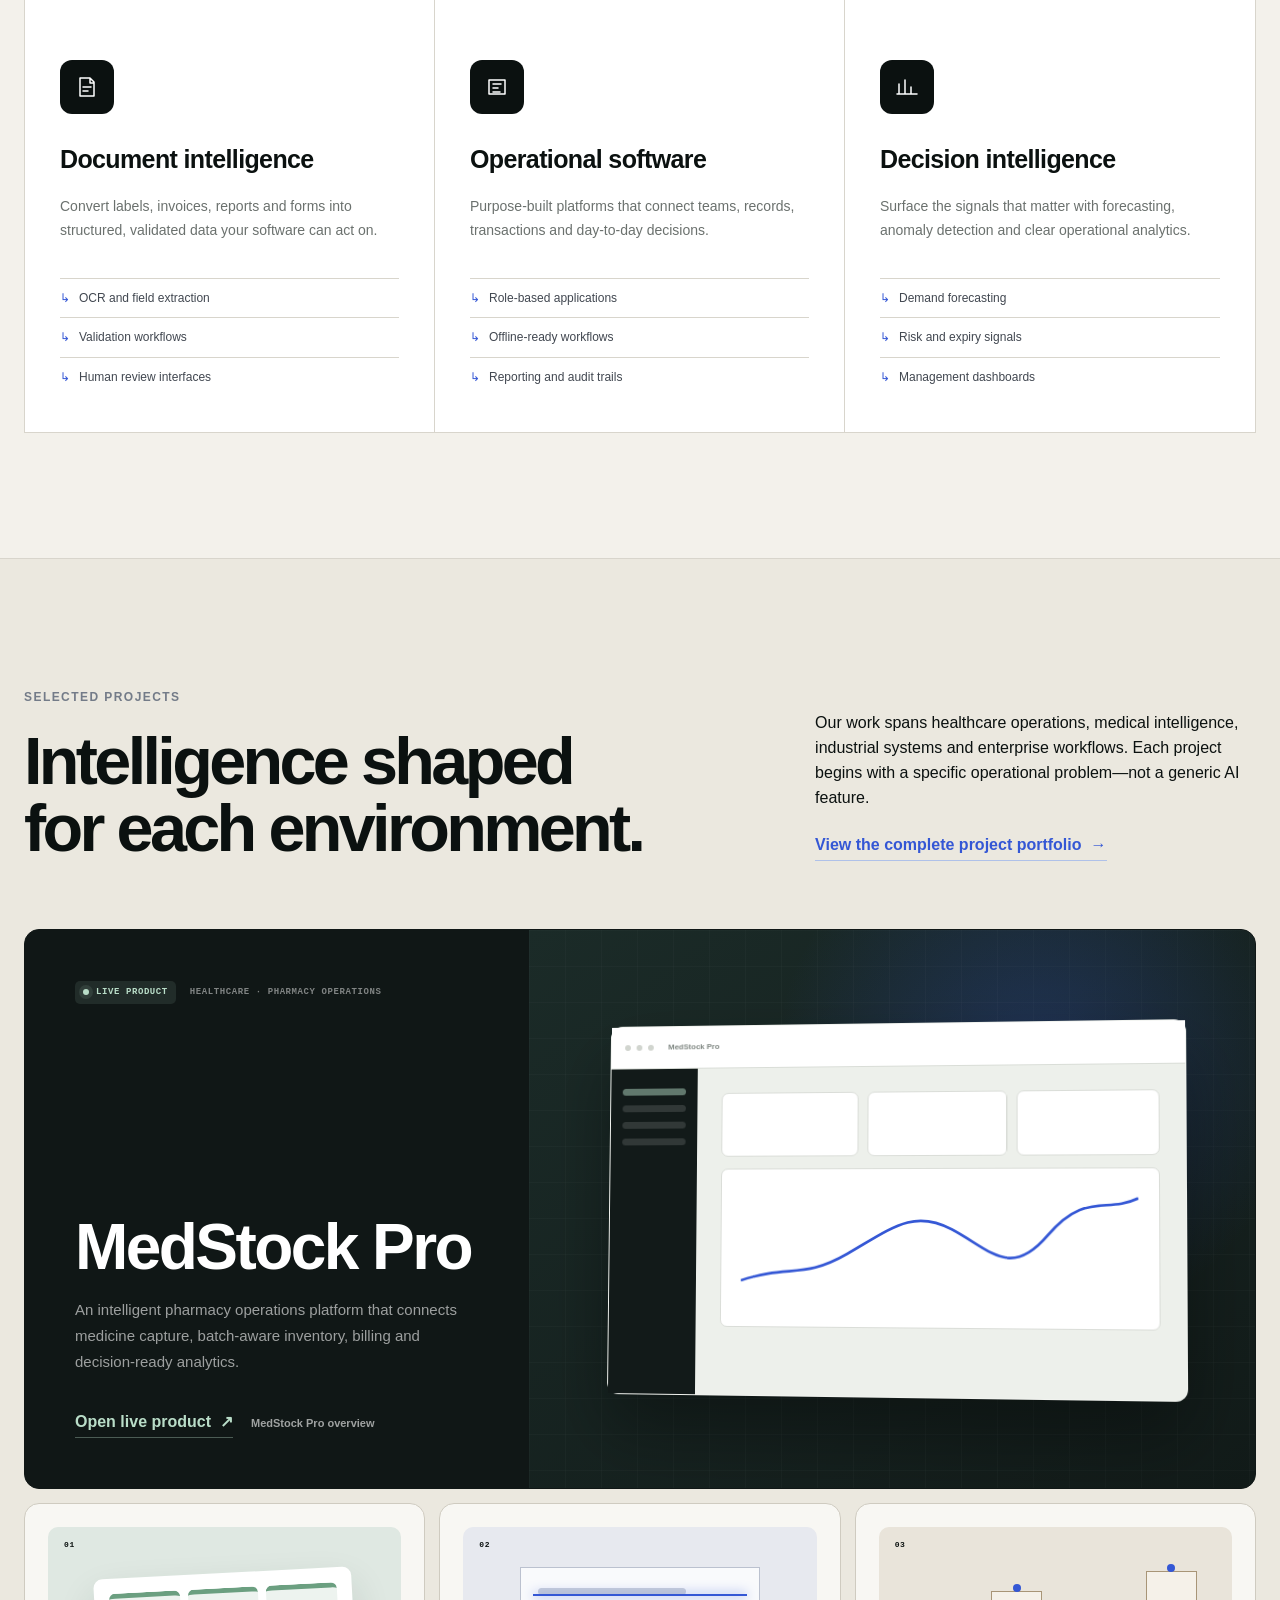
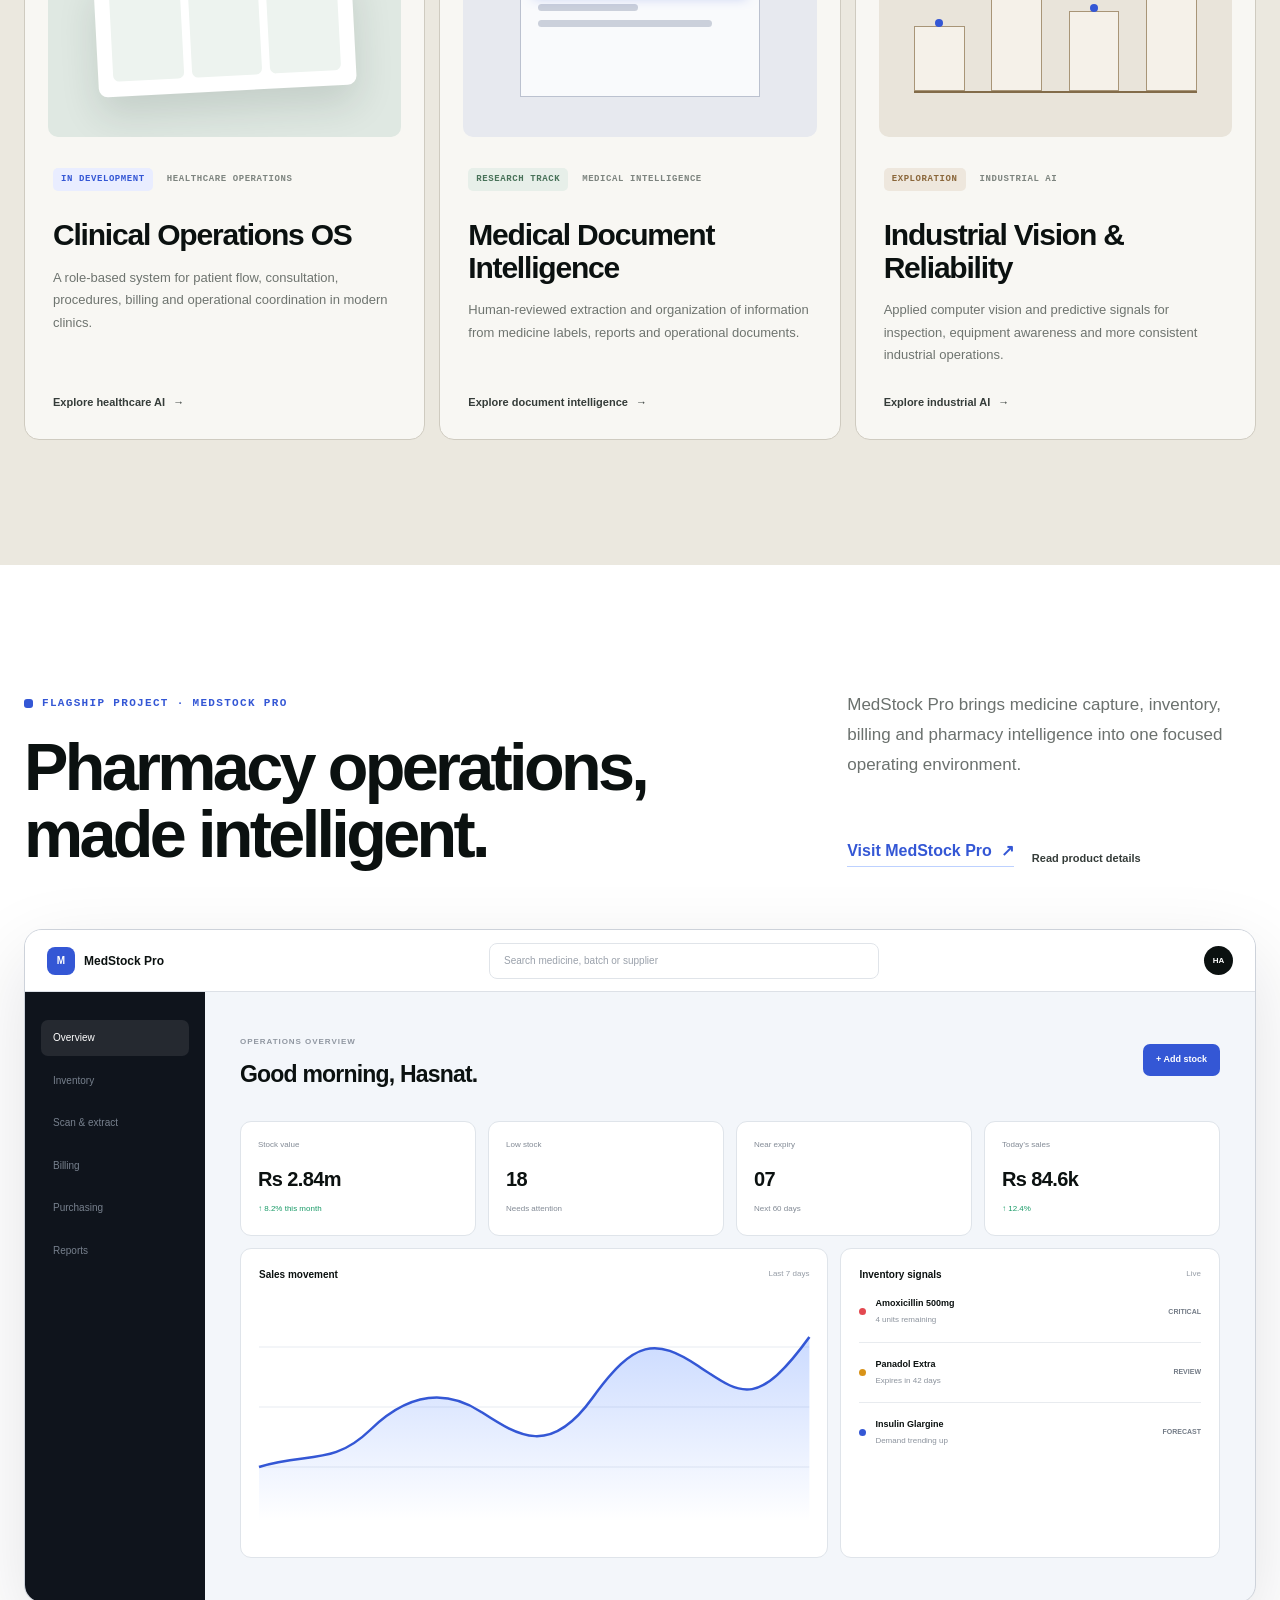
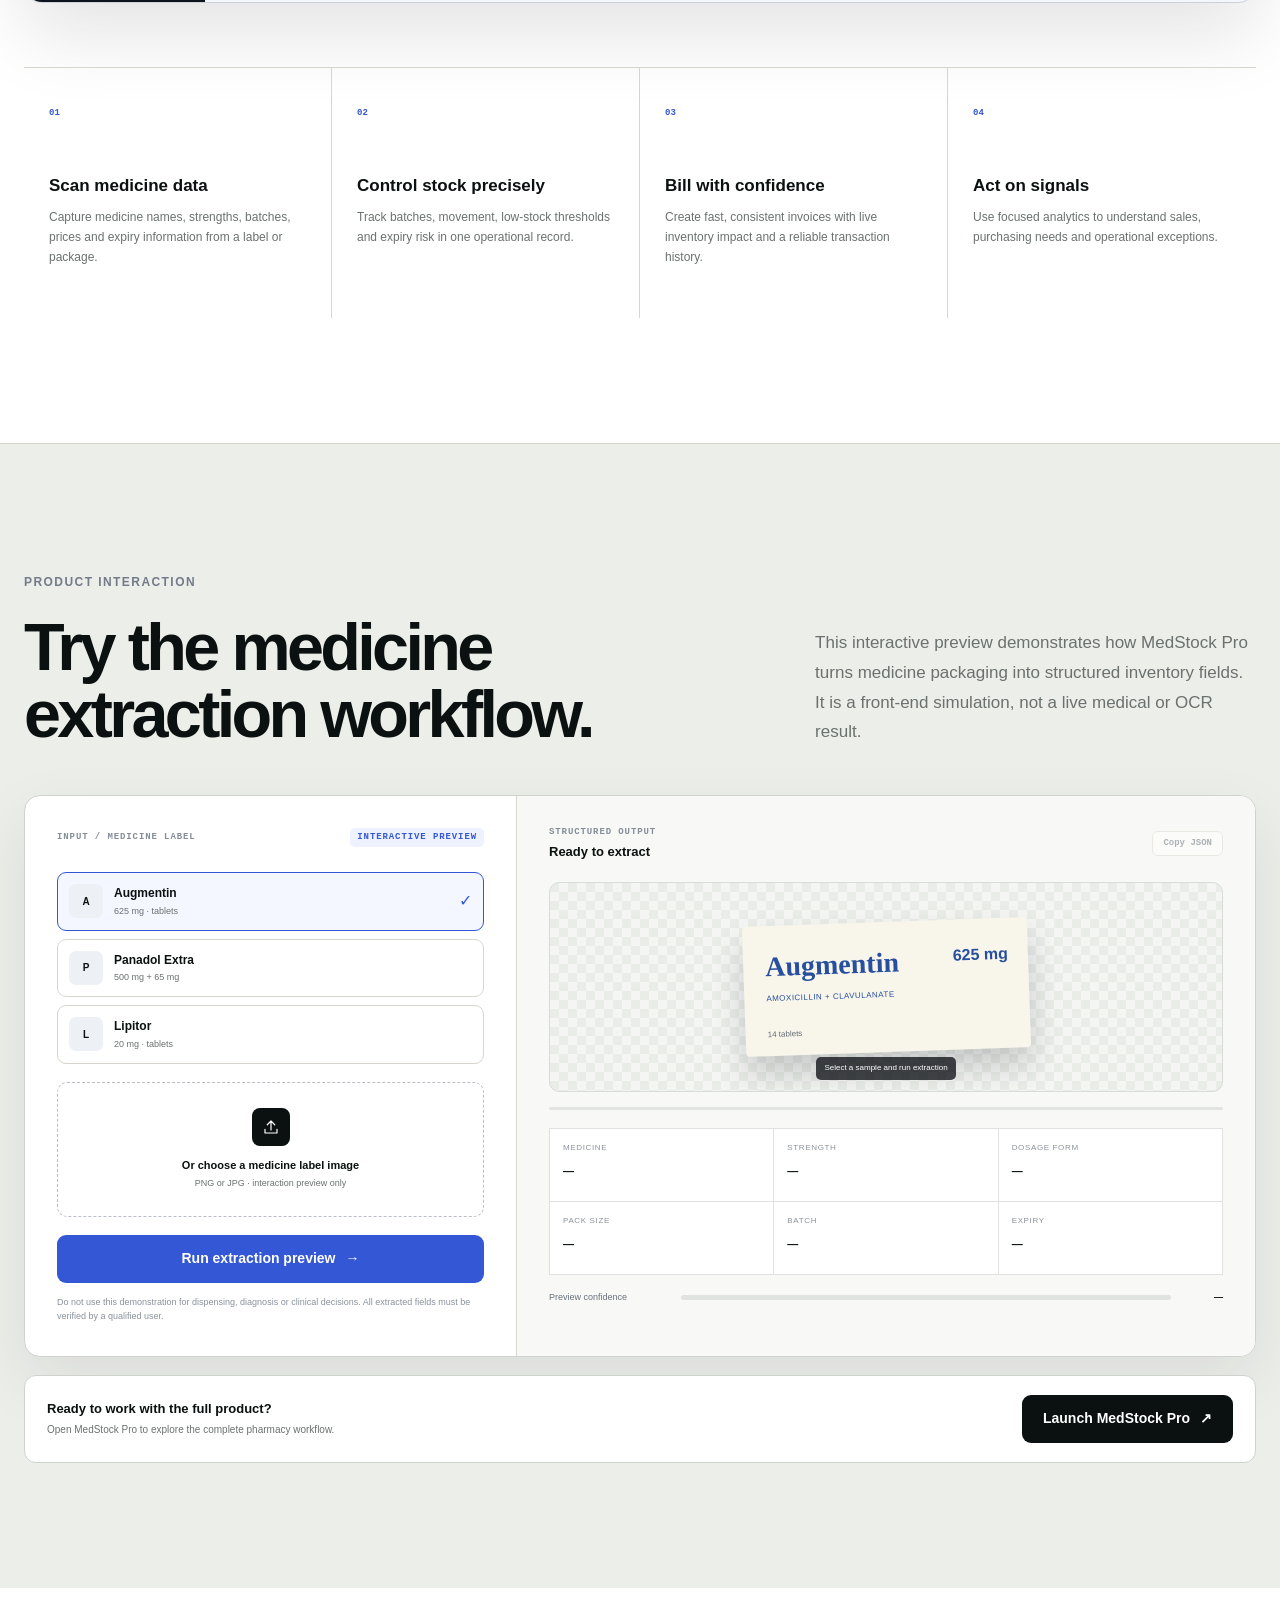
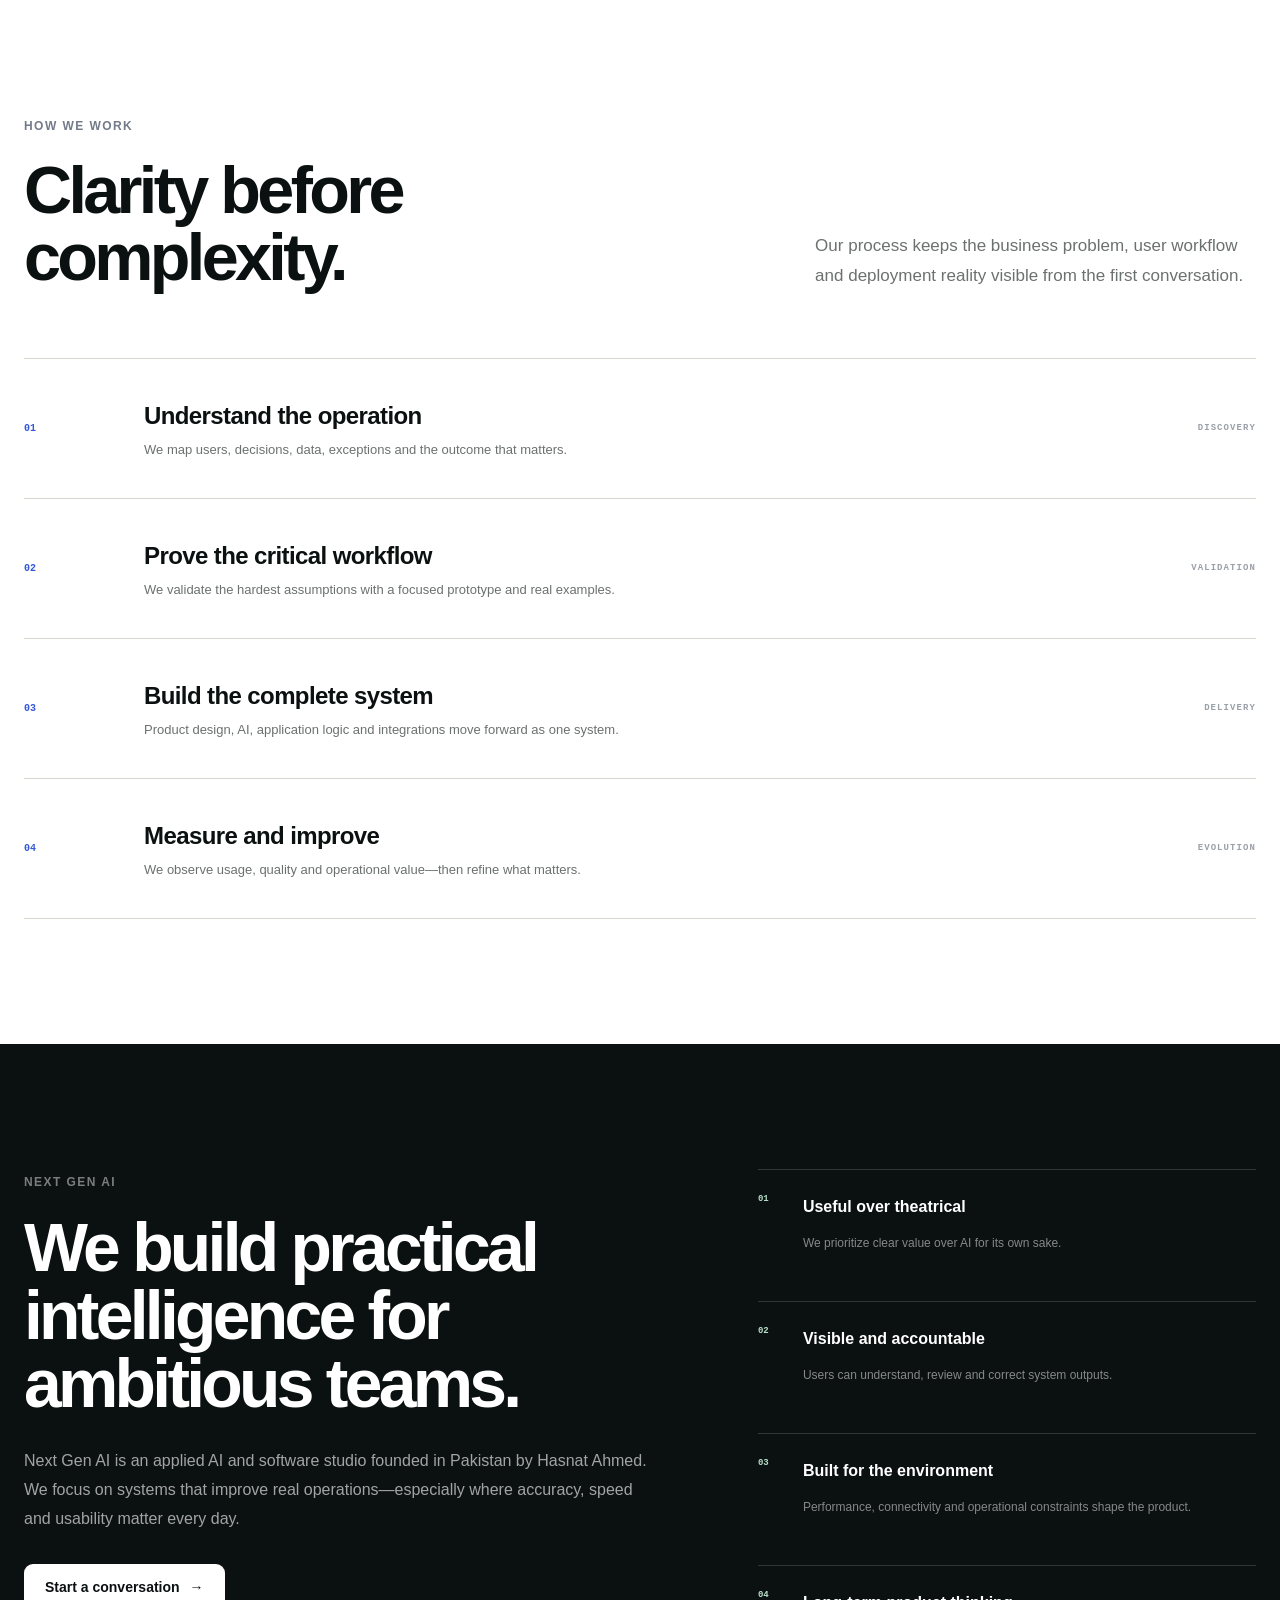
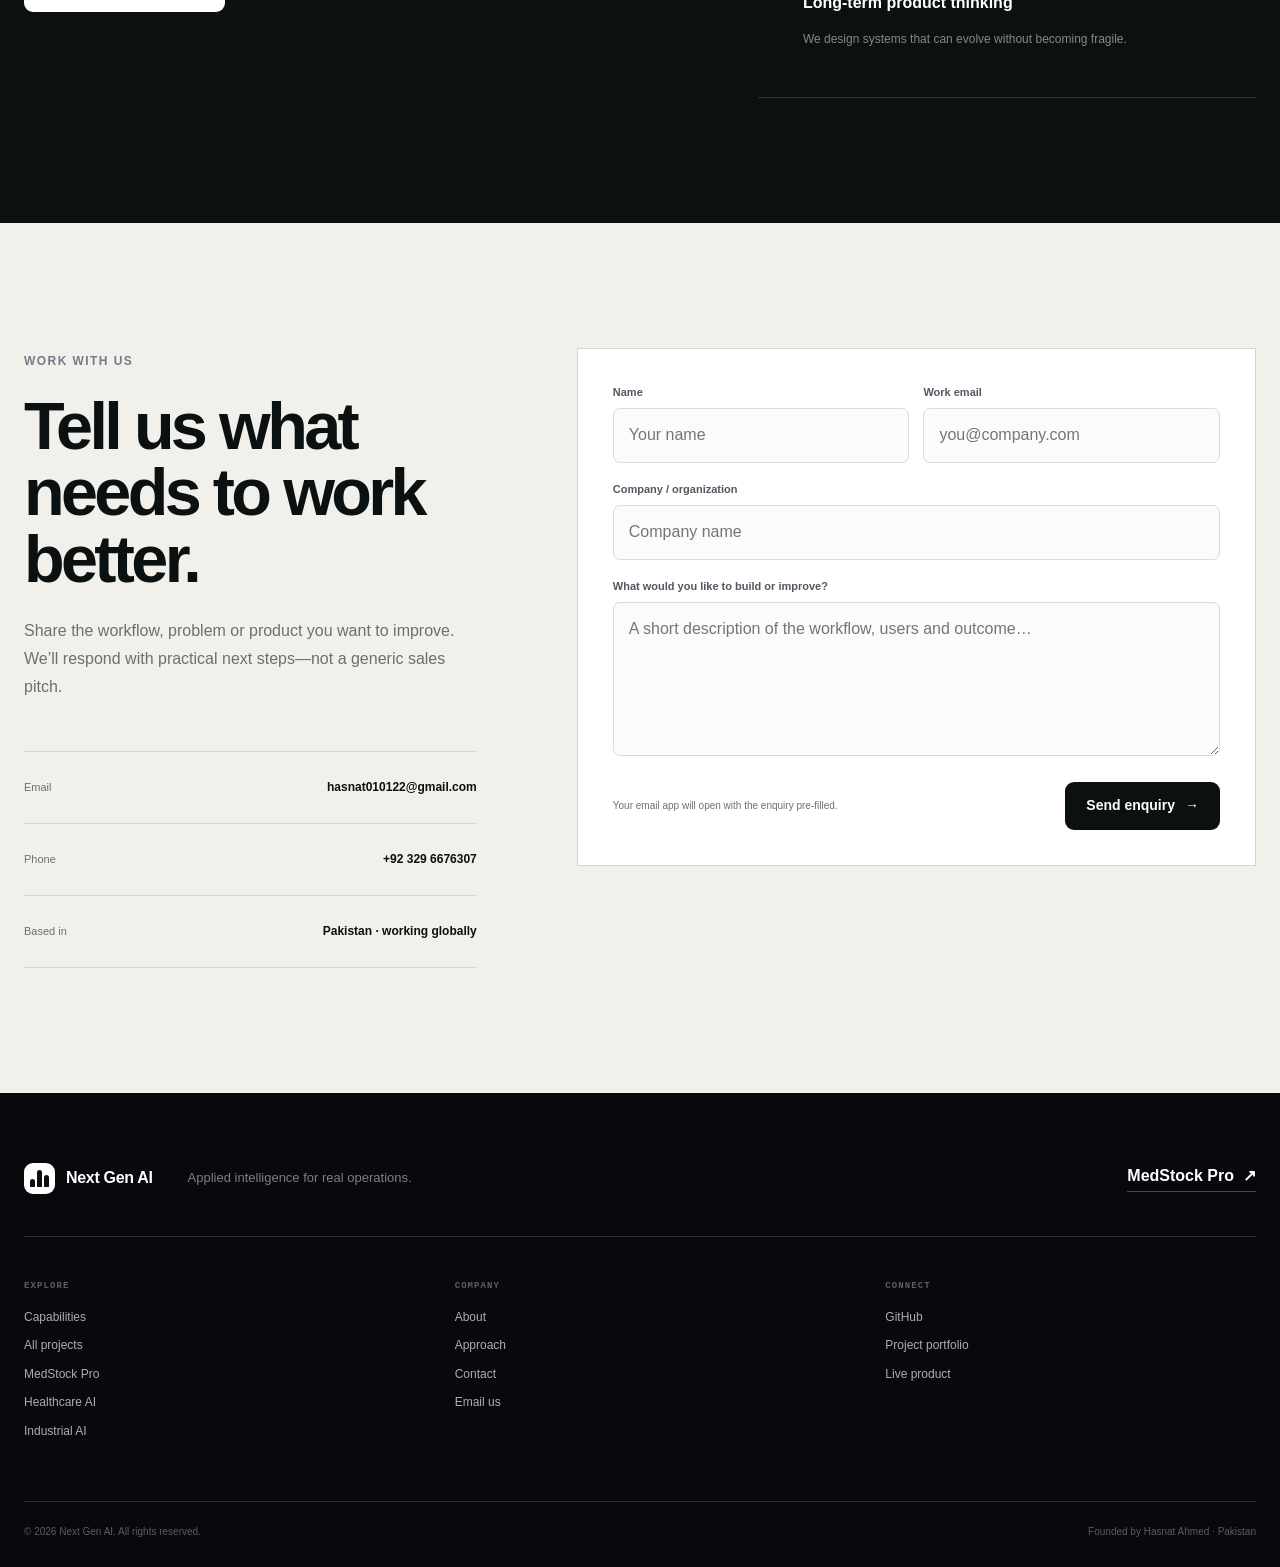
<file: nextgen-ai-seo-ready/index.html>
<!DOCTYPE html>
<html lang="en">
<head>
  <meta charset="UTF-8">
  <meta name="viewport" content="width=device-width, initial-scale=1.0">
  <meta name="theme-color" content="#0a0d12">
  <title>Custom AI Software Development in Pakistan | Next Gen AI</title>
  <meta name="description" content="Next Gen AI is a Pakistan-based applied AI company building healthcare AI, document intelligence, industrial vision and custom software for global teams.">
  <meta name="author" content="Next Gen AI">
  <meta name="robots" content="index,follow,max-image-preview:large,max-snippet:-1,max-video-preview:-1">
  <meta name="geo.region" content="PK">
  <link rel="canonical" href="https://www.nextaigen.org/">
  <link rel="alternate" hreflang="en" href="https://www.nextaigen.org/">
  <link rel="alternate" hreflang="x-default" href="https://www.nextaigen.org/">
  <link rel="icon" type="image/png" sizes="32x32" href="assets/favicon-32.png">

  <meta property="og:site_name" content="Next Gen AI">
  <meta property="og:title" content="Custom AI Software Development in Pakistan | Next Gen AI">
  <meta property="og:description" content="Production-ready AI systems for healthcare, industry and complex operations—built in Pakistan for teams worldwide.">
  <meta property="og:type" content="website">
  <meta property="og:locale" content="en_PK">
  <meta property="og:url" content="https://www.nextaigen.org/">
  <meta property="og:image" content="https://www.nextaigen.org/assets/og-home.png">
  <meta property="og:image:width" content="1200">
  <meta property="og:image:height" content="630">
  <meta property="og:image:alt" content="Next Gen AI — custom AI software for real operations">
  <meta name="twitter:card" content="summary_large_image">
  <meta name="twitter:title" content="Custom AI Software Development | Next Gen AI">
  <meta name="twitter:description" content="Applied AI systems for healthcare, industry and operational teams in Pakistan and worldwide.">
  <meta name="twitter:image" content="https://www.nextaigen.org/assets/og-home.png">

  <script type="application/ld+json">
  {
    "@context": "https://schema.org",
    "@graph": [
      {
        "@type": "Organization",
        "@id": "https://www.nextaigen.org/#organization",
        "name": "Next Gen AI",
        "url": "https://www.nextaigen.org/",
        "logo": {
          "@type": "ImageObject",
          "url": "https://www.nextaigen.org/assets/logo-512.png",
          "width": 512,
          "height": 512
        },
        "description": "Pakistan-based applied AI and software company building production-ready systems for healthcare, industry and business operations.",
        "email": "hasnat010122@gmail.com",
        "telephone": "+92-329-6676307",
        "areaServed": ["Pakistan", "Worldwide"],
        "founder": {
          "@type": "Person",
          "name": "Hasnat Ahmed",
          "url": "https://www.nextaigen.org/#company",
          "sameAs": "https://github.com/hasnat010122-dev"
        },
        "knowsAbout": [
          "Artificial intelligence",
          "Custom software development",
          "Healthcare AI",
          "Document intelligence",
          "Computer vision",
          "Industrial AI",
          "Business process automation"
        ]
      },
      {
        "@type": "WebSite",
        "@id": "https://www.nextaigen.org/#website",
        "url": "https://www.nextaigen.org/",
        "name": "Next Gen AI",
        "inLanguage": "en",
        "publisher": { "@id": "https://www.nextaigen.org/#organization" }
      },
      {
        "@type": "Service",
        "@id": "https://www.nextaigen.org/#custom-ai-development",
        "name": "Custom AI Software Development",
        "serviceType": "Applied AI strategy, product design and production software engineering",
        "provider": { "@id": "https://www.nextaigen.org/#organization" },
        "areaServed": ["Pakistan", "Worldwide"],
        "url": "https://www.nextaigen.org/#capabilities"
      }
    ]
  }
  </script>
  <link rel="stylesheet" href="styles.css">
</head>
<body>
  <a class="skip-link" href="#main">Skip to content</a>

  <div class="announcement" role="status">
    <div class="announcement-inner">
      <span class="announcement-label">Now live</span>
      <span>MedStock Pro — intelligent pharmacy operations, from scan to stock.</span>
      <a href="https://medstock.nextaigen.org/" target="_blank" rel="noopener noreferrer">Open product <span aria-hidden="true">↗</span></a>
    </div>
  </div>

  <header class="site-header" id="siteHeader">
    <div class="nav-shell">
      <a class="brand" href="#home" aria-label="Next Gen AI home">
        <span class="brand-mark" aria-hidden="true"><i></i><i></i><i></i></span>
        <span>Next Gen AI</span>
      </a>

      <nav class="desktop-nav" aria-label="Primary navigation">
        <a href="#capabilities">Capabilities</a>
        <a href="projects.html">Projects</a>
        <a href="#approach">Approach</a>
        <a href="#company">Company</a>
      </nav>

      <div class="nav-actions">
        <a class="text-link desktop-only" href="#contact">Talk to us</a>
        <a class="button button-dark button-small desktop-only" href="https://medstock.nextaigen.org/" target="_blank" rel="noopener noreferrer">Launch MedStock Pro <span aria-hidden="true">↗</span></a>
        <button class="menu-toggle" id="menuToggle" type="button" aria-expanded="false" aria-controls="mobileNav" aria-label="Open navigation">
          <span></span><span></span>
        </button>
      </div>
    </div>

    <nav class="mobile-nav" id="mobileNav" aria-label="Mobile navigation">
      <a href="#capabilities">Capabilities</a>
      <a href="projects.html">Projects</a>
      <a href="#approach">Approach</a>
      <a href="#company">Company</a>
      <a href="#contact">Talk to us</a>
      <a class="button button-dark" href="https://medstock.nextaigen.org/" target="_blank" rel="noopener noreferrer">Launch MedStock Pro <span aria-hidden="true">↗</span></a>
    </nav>
  </header>

  <main id="main">
    <section class="hero" id="home">
      <div class="hero-grid" aria-hidden="true"></div>
      <div class="orb orb-one" aria-hidden="true"></div>
      <div class="orb orb-two" aria-hidden="true"></div>

      <div class="container hero-layout">
        <div class="hero-copy reveal">
          <div class="eyebrow"><span></span> Custom AI software development · Pakistan &amp; global</div>
          <h1>Custom AI software that works in the <em>real world.</em></h1>
          <p>Next Gen AI designs and deploys production-ready software for healthcare, industry and complex operations—turning documents, decisions and repetitive workflows into reliable digital systems.</p>
          <div class="hero-actions">
            <a class="button button-light" href="projects.html">Explore our projects <span aria-hidden="true">→</span></a>
            <a class="button button-ghost" href="#capabilities">See what we build <span aria-hidden="true">↓</span></a>
          </div>
          <div class="hero-proof" aria-label="Core focus areas">
            <span>Healthcare intelligence</span>
            <span>Industrial AI</span>
            <span>Operational software</span>
          </div>
        </div>

        <div class="intelligence-map reveal delay-1" aria-label="Illustration showing an AI operations system">
          <div class="map-topline">
            <span>OPERATIONS INTELLIGENCE</span>
            <span class="live-state"><i></i> ONLINE</span>
          </div>
          <div class="map-stage">
            <svg class="map-connections" viewBox="0 0 600 560" preserveAspectRatio="none" aria-hidden="true">
              <path d="M300 280 C220 250 170 180 120 118"></path>
              <path d="M300 280 C400 240 445 170 492 116"></path>
              <path d="M300 280 C220 330 180 400 118 444"></path>
              <path d="M300 280 C390 330 430 405 492 446"></path>
            </svg>
            <div class="map-node node-center">
              <span class="node-icon large-icon">
                <svg viewBox="0 0 24 24" aria-hidden="true"><path d="M12 3v18M3 12h18M5.6 5.6l12.8 12.8M18.4 5.6 5.6 18.4"></path></svg>
              </span>
              <strong>AI Core</strong>
              <small>Orchestration layer</small>
            </div>
            <div class="map-node node-a">
              <span class="node-icon"><svg viewBox="0 0 24 24" aria-hidden="true"><path d="M5 3h10l4 4v14H5zM15 3v5h4M8 12h8M8 16h6"></path></svg></span>
              <strong>Documents</strong><small>OCR · extraction</small>
            </div>
            <div class="map-node node-b">
              <span class="node-icon"><svg viewBox="0 0 24 24" aria-hidden="true"><path d="M4 19V9M10 19V5M16 19v-7M22 19H2"></path></svg></span>
              <strong>Decisions</strong><small>Signals · forecasts</small>
            </div>
            <div class="map-node node-c">
              <span class="node-icon"><svg viewBox="0 0 24 24" aria-hidden="true"><path d="M4 4h16v16H4zM4 9h16M9 9v11"></path></svg></span>
              <strong>Workflows</strong><small>Rules · automation</small>
            </div>
            <div class="map-node node-d">
              <span class="node-icon"><svg viewBox="0 0 24 24" aria-hidden="true"><path d="M12 21a9 9 0 1 0 0-18 9 9 0 0 0 0 18ZM3 12h18M12 3c3 3 3 15 0 18M12 3c-3 3-3 15 0 18"></path></svg></span>
              <strong>Systems</strong><small>Cloud · offline</small>
            </div>
            <div class="signal-pulse pulse-one"></div>
            <div class="signal-pulse pulse-two"></div>
          </div>
          <div class="map-footer">
            <div><span>MODELS</span><strong>Task-specific</strong></div>
            <div><span>DELIVERY</span><strong>Production-ready</strong></div>
            <div><span>PRIORITY</span><strong>Measurable value</strong></div>
          </div>
        </div>
      </div>
    </section>

    <section class="signal-strip" aria-label="Next Gen AI principles">
      <div class="container signal-grid">
        <div><span>01</span><strong>Built around operations</strong><p>Technology follows the workflow—not the other way around.</p></div>
        <div><span>02</span><strong>Human-in-the-loop</strong><p>Critical decisions remain visible, reviewable and controlled.</p></div>
        <div><span>03</span><strong>Designed to deploy</strong><p>From data and UX to integrations, security and support.</p></div>
      </div>
    </section>

    <section class="section capabilities" id="capabilities">
      <div class="container">
        <div class="section-heading reveal">
          <div>
            <span class="kicker">Capabilities</span>
            <h2>From AI opportunity<br>to operating system.</h2>
          </div>
          <p>We combine product strategy, applied machine learning and production engineering to build useful systems—not isolated demos.</p>
        </div>

        <div class="capability-grid">
          <article class="capability-card reveal">
            <div class="capability-number">01</div>
            <div class="capability-icon"><svg viewBox="0 0 24 24" aria-hidden="true"><path d="M5 3h10l4 4v14H5zM15 3v5h4M8 12h8M8 16h5"></path></svg></div>
            <h3>Document intelligence</h3>
            <p>Convert labels, invoices, reports and forms into structured, validated data your software can act on.</p>
            <ul><li>OCR and field extraction</li><li>Validation workflows</li><li>Human review interfaces</li></ul>
          </article>
          <article class="capability-card reveal delay-1">
            <div class="capability-number">02</div>
            <div class="capability-icon"><svg viewBox="0 0 24 24" aria-hidden="true"><path d="M4 5h16v14H4zM8 9h8M8 13h5M8 17h7"></path></svg></div>
            <h3>Operational software</h3>
            <p>Purpose-built platforms that connect teams, records, transactions and day-to-day decisions.</p>
            <ul><li>Role-based applications</li><li>Offline-ready workflows</li><li>Reporting and audit trails</li></ul>
          </article>
          <article class="capability-card reveal delay-2">
            <div class="capability-number">03</div>
            <div class="capability-icon"><svg viewBox="0 0 24 24" aria-hidden="true"><path d="M4 19V9M10 19V5M16 19v-7M22 19H2"></path></svg></div>
            <h3>Decision intelligence</h3>
            <p>Surface the signals that matter with forecasting, anomaly detection and clear operational analytics.</p>
            <ul><li>Demand forecasting</li><li>Risk and expiry signals</li><li>Management dashboards</li></ul>
          </article>
        </div>
      </div>
    </section>

    <section class="section selected-projects" id="projects">
      <div class="container">
        <div class="section-heading reveal">
          <div>
            <span class="kicker">Selected projects</span>
            <h2>Intelligence shaped<br>for each environment.</h2>
          </div>
          <div class="projects-heading-copy">
            <p>Our work spans healthcare operations, medical intelligence, industrial systems and enterprise workflows. Each project begins with a specific operational problem—not a generic AI feature.</p>
            <a class="inline-arrow" href="projects.html">View the complete project portfolio <span aria-hidden="true">→</span></a>
          </div>
        </div>

        <div class="selected-project-grid">
          <article class="selected-project project-featured reveal">
            <div class="project-card-copy">
              <div class="project-meta"><span class="status-live"><i></i> Live product</span><span>Healthcare · Pharmacy operations</span></div>
              <h3>MedStock Pro</h3>
              <p>An intelligent pharmacy operations platform that connects medicine capture, batch-aware inventory, billing and decision-ready analytics.</p>
              <div class="project-card-links">
                <a class="inline-arrow" href="https://medstock.nextaigen.org/" target="_blank" rel="noopener noreferrer">Open live product <span aria-hidden="true">↗</span></a>
                <a class="quiet-link" href="medstock-pro.html">MedStock Pro overview</a>
              </div>
            </div>
            <div class="project-visual project-visual-medstock" aria-hidden="true">
              <div class="visual-window">
                <div class="visual-window-top"><i></i><i></i><i></i><span>MedStock Pro</span></div>
                <div class="visual-window-body">
                  <div class="visual-side"><b></b><b></b><b></b><b></b></div>
                  <div class="visual-content"><div class="visual-metrics"><i></i><i></i><i></i></div><div class="visual-chart"><svg viewBox="0 0 300 100" preserveAspectRatio="none"><path d="M0 78C38 64 48 77 82 55s50-38 79-21 44 42 72 5 43-18 67-31"></path></svg></div></div>
                </div>
              </div>
            </div>
          </article>

          <article class="selected-project reveal delay-1">
            <div class="project-mini-visual visual-clinic" aria-hidden="true"><span>01</span><div><i></i><i></i><i></i></div></div>
            <div class="project-meta"><span class="status-build">In development</span><span>Healthcare operations</span></div>
            <h3>Clinical Operations OS</h3>
            <p>A role-based system for patient flow, consultation, procedures, billing and operational coordination in modern clinics.</p>
            <a class="quiet-link" href="healthcare-ai-solutions.html">Explore healthcare AI <span>→</span></a>
          </article>

          <article class="selected-project reveal delay-2">
            <div class="project-mini-visual visual-medical-ai" aria-hidden="true"><span>02</span><div class="scan-frame"><b></b><b></b><b></b></div></div>
            <div class="project-meta"><span class="status-research">Research track</span><span>Medical intelligence</span></div>
            <h3>Medical Document Intelligence</h3>
            <p>Human-reviewed extraction and organization of information from medicine labels, reports and operational documents.</p>
            <a class="quiet-link" href="healthcare-ai-solutions.html#document-intelligence">Explore document intelligence <span>→</span></a>
          </article>

          <article class="selected-project reveal delay-3">
            <div class="project-mini-visual visual-industry" aria-hidden="true"><span>03</span><div class="industry-line"><i></i><i></i><i></i><i></i></div></div>
            <div class="project-meta"><span class="status-explore">Exploration</span><span>Industrial AI</span></div>
            <h3>Industrial Vision & Reliability</h3>
            <p>Applied computer vision and predictive signals for inspection, equipment awareness and more consistent industrial operations.</p>
            <a class="quiet-link" href="industrial-ai-solutions.html">Explore industrial AI <span>→</span></a>
          </article>
        </div>
      </div>
    </section>

    <section class="section product-section" id="medstock">
      <div class="container">
        <div class="product-intro reveal">
          <div>
            <span class="product-wordmark"><i></i> FLAGSHIP PROJECT · MEDSTOCK PRO</span>
            <h2>Pharmacy operations,<br>made intelligent.</h2>
          </div>
          <div class="product-intro-copy">
            <p>MedStock Pro brings medicine capture, inventory, billing and pharmacy intelligence into one focused operating environment.</p>
            <div class="project-card-links">
              <a class="inline-arrow" href="https://medstock.nextaigen.org/" target="_blank" rel="noopener noreferrer">Visit MedStock Pro <span aria-hidden="true">↗</span></a>
              <a class="quiet-link" href="medstock-pro.html">Read product details</a>
            </div>
          </div>
        </div>

        <div class="product-window reveal">
          <div class="window-chrome">
            <div class="window-brand"><span class="mini-mark">M</span><strong>MedStock Pro</strong></div>
            <div class="window-search">Search medicine, batch or supplier</div>
            <div class="window-user">HA</div>
          </div>
          <div class="window-body">
            <aside class="window-sidebar">
              <span class="active">Overview</span><span>Inventory</span><span>Scan & extract</span><span>Billing</span><span>Purchasing</span><span>Reports</span>
            </aside>
            <div class="window-main">
              <div class="window-heading"><div><small>OPERATIONS OVERVIEW</small><h3>Good morning, Hasnat.</h3></div><button type="button">+ Add stock</button></div>
              <div class="metric-grid">
                <div><span>Stock value</span><strong>Rs 2.84m</strong><small class="positive">↑ 8.2% this month</small></div>
                <div><span>Low stock</span><strong>18</strong><small>Needs attention</small></div>
                <div><span>Near expiry</span><strong>07</strong><small>Next 60 days</small></div>
                <div><span>Today’s sales</span><strong>Rs 84.6k</strong><small class="positive">↑ 12.4%</small></div>
              </div>
              <div class="dashboard-grid">
                <div class="chart-card">
                  <div class="card-line"><strong>Sales movement</strong><span>Last 7 days</span></div>
                  <svg viewBox="0 0 520 220" preserveAspectRatio="none" aria-label="Sample sales chart">
                    <defs><linearGradient id="area" x1="0" y1="0" x2="0" y2="1"><stop offset="0" stop-color="#2667ff" stop-opacity=".24"></stop><stop offset="1" stop-color="#2667ff" stop-opacity="0"></stop></linearGradient></defs>
                    <path class="chart-gridline" d="M0 45H520M0 105H520M0 165H520"></path>
                    <path class="chart-area" d="M0 165 C45 150 70 164 105 128 S175 86 210 110 S275 155 315 96 S375 36 415 64 S470 108 520 35 V220 H0Z"></path>
                    <path class="chart-line" d="M0 165 C45 150 70 164 105 128 S175 86 210 110 S275 155 315 96 S375 36 415 64 S470 108 520 35"></path>
                  </svg>
                </div>
                <div class="alerts-card">
                  <div class="card-line"><strong>Inventory signals</strong><span>Live</span></div>
                  <div class="alert-row"><i class="alert-red"></i><div><strong>Amoxicillin 500mg</strong><span>4 units remaining</span></div><b>Critical</b></div>
                  <div class="alert-row"><i class="alert-amber"></i><div><strong>Panadol Extra</strong><span>Expires in 42 days</span></div><b>Review</b></div>
                  <div class="alert-row"><i class="alert-blue"></i><div><strong>Insulin Glargine</strong><span>Demand trending up</span></div><b>Forecast</b></div>
                </div>
              </div>
            </div>
          </div>
        </div>

        <div class="product-feature-row">
          <div class="reveal"><span>01</span><h3>Scan medicine data</h3><p>Capture medicine names, strengths, batches, prices and expiry information from a label or package.</p></div>
          <div class="reveal delay-1"><span>02</span><h3>Control stock precisely</h3><p>Track batches, movement, low-stock thresholds and expiry risk in one operational record.</p></div>
          <div class="reveal delay-2"><span>03</span><h3>Bill with confidence</h3><p>Create fast, consistent invoices with live inventory impact and a reliable transaction history.</p></div>
          <div class="reveal delay-3"><span>04</span><h3>Act on signals</h3><p>Use focused analytics to understand sales, purchasing needs and operational exceptions.</p></div>
        </div>
      </div>
    </section>

    <section class="section ocr-lab" id="ocr-lab">
      <div class="container">
        <div class="section-heading compact reveal">
          <div><span class="kicker">Product interaction</span><h2>Try the medicine<br>extraction workflow.</h2></div>
          <p>This interactive preview demonstrates how MedStock Pro turns medicine packaging into structured inventory fields. It is a front-end simulation, not a live medical or OCR result.</p>
        </div>

        <div class="lab-shell reveal">
          <div class="lab-controls">
            <div class="lab-control-head"><span>INPUT / MEDICINE LABEL</span><span class="simulation-tag">INTERACTIVE PREVIEW</span></div>
            <div class="sample-selector" role="group" aria-label="Choose a sample medicine label">
              <button class="sample-option active" type="button" data-sample="augmentin"><span>A</span><div><strong>Augmentin</strong><small>625 mg · tablets</small></div><i>✓</i></button>
              <button class="sample-option" type="button" data-sample="panadol"><span>P</span><div><strong>Panadol Extra</strong><small>500 mg + 65 mg</small></div><i>✓</i></button>
              <button class="sample-option" type="button" data-sample="lipitor"><span>L</span><div><strong>Lipitor</strong><small>20 mg · tablets</small></div><i>✓</i></button>
            </div>

            <label class="upload-zone" id="uploadZone" for="labelUpload">
              <input id="labelUpload" type="file" accept="image/*">
              <span class="upload-icon"><svg viewBox="0 0 24 24" aria-hidden="true"><path d="M12 16V4M7 9l5-5 5 5M4 15v5h16v-5"></path></svg></span>
              <strong>Or choose a medicine label image</strong>
              <small id="uploadLabel">PNG or JPG · interaction preview only</small>
            </label>

            <button class="button button-blue button-full" id="runExtraction" type="button"><span>Run extraction preview</span><span aria-hidden="true">→</span></button>
            <p class="lab-disclaimer">Do not use this demonstration for dispensing, diagnosis or clinical decisions. All extracted fields must be verified by a qualified user.</p>
          </div>

          <div class="lab-output" aria-live="polite">
            <div class="lab-output-head">
              <div><span>STRUCTURED OUTPUT</span><strong id="extractionStatus">Ready to extract</strong></div>
              <button class="copy-button" id="copyOutput" type="button" disabled>Copy JSON</button>
            </div>
            <div class="scan-preview" id="scanPreview">
              <div class="medicine-pack" id="medicinePack">
                <div class="pack-brand">Augmentin</div><div class="pack-dose">625 mg</div><div class="pack-generic">amoxicillin + clavulanate</div><div class="pack-footer">14 film-coated tablets</div>
              </div>
              <div class="scan-line" id="scanLine"></div>
              <div class="scan-placeholder" id="scanPlaceholder">Select a sample and run extraction</div>
            </div>
            <div class="extraction-progress"><span id="extractionProgress"></span></div>
            <div class="result-fields" id="resultFields">
              <div><span>Medicine</span><strong>—</strong></div><div><span>Strength</span><strong>—</strong></div><div><span>Dosage form</span><strong>—</strong></div><div><span>Pack size</span><strong>—</strong></div><div><span>Batch</span><strong>—</strong></div><div><span>Expiry</span><strong>—</strong></div>
            </div>
            <div class="confidence-row"><span>Preview confidence</span><div><i id="confidenceBar"></i></div><strong id="confidenceValue">—</strong></div>
          </div>
        </div>

        <div class="lab-cta reveal">
          <div><strong>Ready to work with the full product?</strong><span>Open MedStock Pro to explore the complete pharmacy workflow.</span></div>
          <a class="button button-dark" href="https://medstock.nextaigen.org/" target="_blank" rel="noopener noreferrer">Launch MedStock Pro <span aria-hidden="true">↗</span></a>
        </div>
      </div>
    </section>

    <section class="section approach" id="approach">
      <div class="container">
        <div class="section-heading reveal">
          <div><span class="kicker">How we work</span><h2>Clarity before<br>complexity.</h2></div>
          <p>Our process keeps the business problem, user workflow and deployment reality visible from the first conversation.</p>
        </div>
        <div class="approach-list">
          <article class="approach-step reveal"><span>01</span><div><h3>Understand the operation</h3><p>We map users, decisions, data, exceptions and the outcome that matters.</p></div><b>DISCOVERY</b></article>
          <article class="approach-step reveal"><span>02</span><div><h3>Prove the critical workflow</h3><p>We validate the hardest assumptions with a focused prototype and real examples.</p></div><b>VALIDATION</b></article>
          <article class="approach-step reveal"><span>03</span><div><h3>Build the complete system</h3><p>Product design, AI, application logic and integrations move forward as one system.</p></div><b>DELIVERY</b></article>
          <article class="approach-step reveal"><span>04</span><div><h3>Measure and improve</h3><p>We observe usage, quality and operational value—then refine what matters.</p></div><b>EVOLUTION</b></article>
        </div>
      </div>
    </section>

    <section class="section company" id="company">
      <div class="container company-grid">
        <div class="company-statement reveal">
          <span class="kicker light-kicker">Next Gen AI</span>
          <h2>We build practical intelligence for ambitious teams.</h2>
          <p>Next Gen AI is an applied AI and software studio founded in Pakistan by Hasnat Ahmed. We focus on systems that improve real operations—especially where accuracy, speed and usability matter every day.</p>
          <a class="button button-light" href="#contact">Start a conversation <span aria-hidden="true">→</span></a>
        </div>
        <div class="company-principles reveal delay-1">
          <div><span>01</span><strong>Useful over theatrical</strong><p>We prioritize clear value over AI for its own sake.</p></div>
          <div><span>02</span><strong>Visible and accountable</strong><p>Users can understand, review and correct system outputs.</p></div>
          <div><span>03</span><strong>Built for the environment</strong><p>Performance, connectivity and operational constraints shape the product.</p></div>
          <div><span>04</span><strong>Long-term product thinking</strong><p>We design systems that can evolve without becoming fragile.</p></div>
        </div>
      </div>
    </section>

    <section class="section contact" id="contact">
      <div class="container contact-grid">
        <div class="contact-copy reveal">
          <span class="kicker">Work with us</span>
          <h2>Tell us what needs to work better.</h2>
          <p>Share the workflow, problem or product you want to improve. We’ll respond with practical next steps—not a generic sales pitch.</p>
          <div class="contact-details">
            <a href="#" class="js-email" data-email-user="hasnat010122" data-email-domain="gmail.com"><span>Email</span><strong class="email-display">Loading email…</strong></a>
            <a href="tel:+923296676307"><span>Phone</span><strong>+92 329 6676307</strong></a>
            <div><span>Based in</span><strong>Pakistan · working globally</strong></div>
          </div>
        </div>

        <form class="contact-form reveal delay-1" id="contactForm">
          <div class="form-row">
            <label><span>Name</span><input type="text" name="name" autocomplete="name" required placeholder="Your name"></label>
            <label><span>Work email</span><input type="email" name="email" autocomplete="email" required placeholder="you@company.com"></label>
          </div>
          <label><span>Company / organization</span><input type="text" name="company" placeholder="Company name"></label>
          <label><span>What would you like to build or improve?</span><textarea name="message" rows="5" required placeholder="A short description of the workflow, users and outcome…"></textarea></label>
          <div class="form-footer"><p id="formStatus" role="status">Your email app will open with the enquiry pre-filled.</p><button class="button button-dark" type="submit">Send enquiry <span aria-hidden="true">→</span></button></div>
        </form>
      </div>
    </section>
  </main>

  <footer class="footer">
    <div class="container">
      <div class="footer-top">
        <a class="brand footer-brand" href="#home"><span class="brand-mark" aria-hidden="true"><i></i><i></i><i></i></span><span>Next Gen AI</span></a>
        <p>Applied intelligence for real operations.</p>
        <a class="inline-arrow footer-product" href="https://medstock.nextaigen.org/" target="_blank" rel="noopener noreferrer">MedStock Pro <span aria-hidden="true">↗</span></a>
      </div>
      <div class="footer-nav">
        <div><span>Explore</span><a href="#capabilities">Capabilities</a><a href="projects.html">All projects</a><a href="medstock-pro.html">MedStock Pro</a><a href="healthcare-ai-solutions.html">Healthcare AI</a><a href="industrial-ai-solutions.html">Industrial AI</a></div>
        <div><span>Company</span><a href="#company">About</a><a href="#approach">Approach</a><a href="#contact">Contact</a><a href="#" class="js-email" data-email-user="hasnat010122" data-email-domain="gmail.com">Email us</a></div>
        <div><span>Connect</span><a href="https://github.com/hasnat010122-dev" target="_blank" rel="noopener noreferrer" aria-label="Hasnat Ahmed on GitHub">GitHub</a><a href="projects.html">Project portfolio</a><a href="https://medstock.nextaigen.org/" target="_blank" rel="noopener noreferrer">Live product</a></div>
      </div>
      <div class="footer-bottom"><span>© 2026 Next Gen AI. All rights reserved.</span><span>Founded by Hasnat Ahmed · Pakistan</span></div>
    </div>
  </footer>

  <div class="toast" id="toast" role="status" aria-live="polite"></div>
  <script src="script.js"></script>
</body>
</html>
</file>
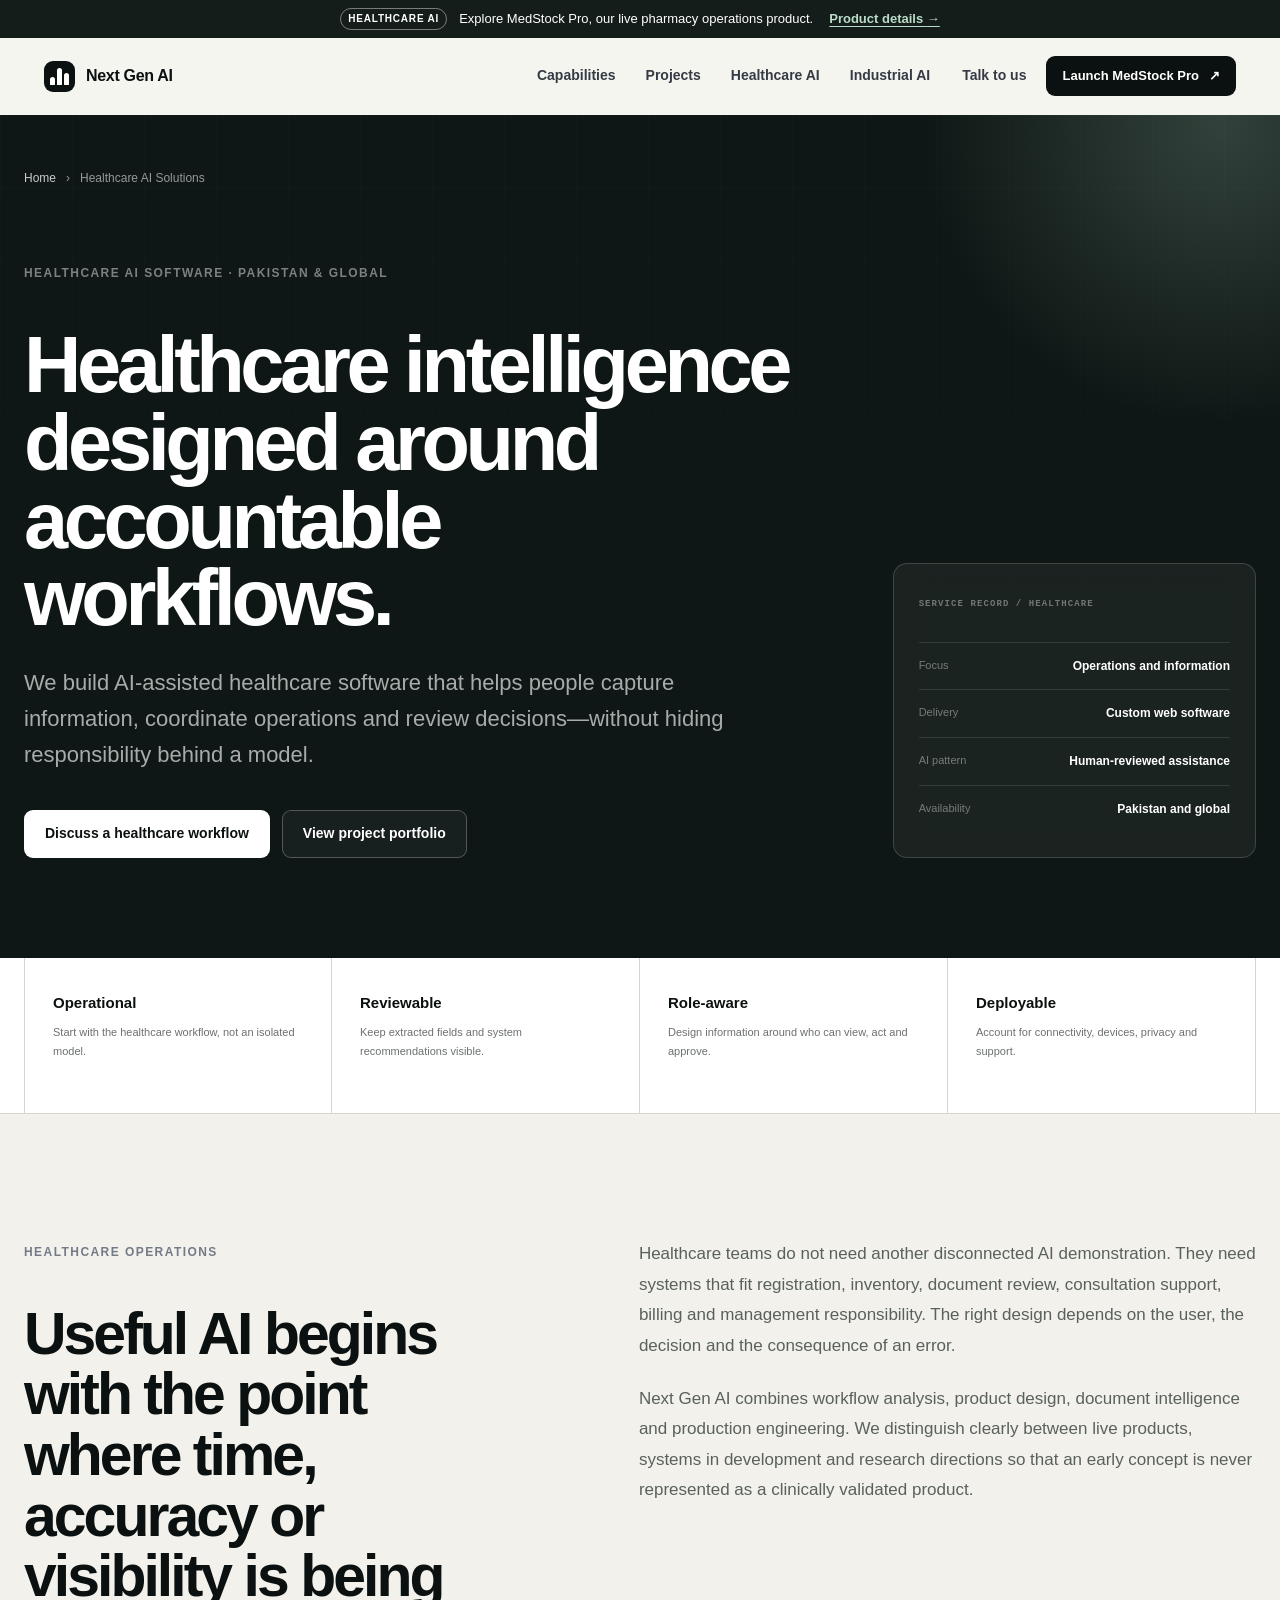
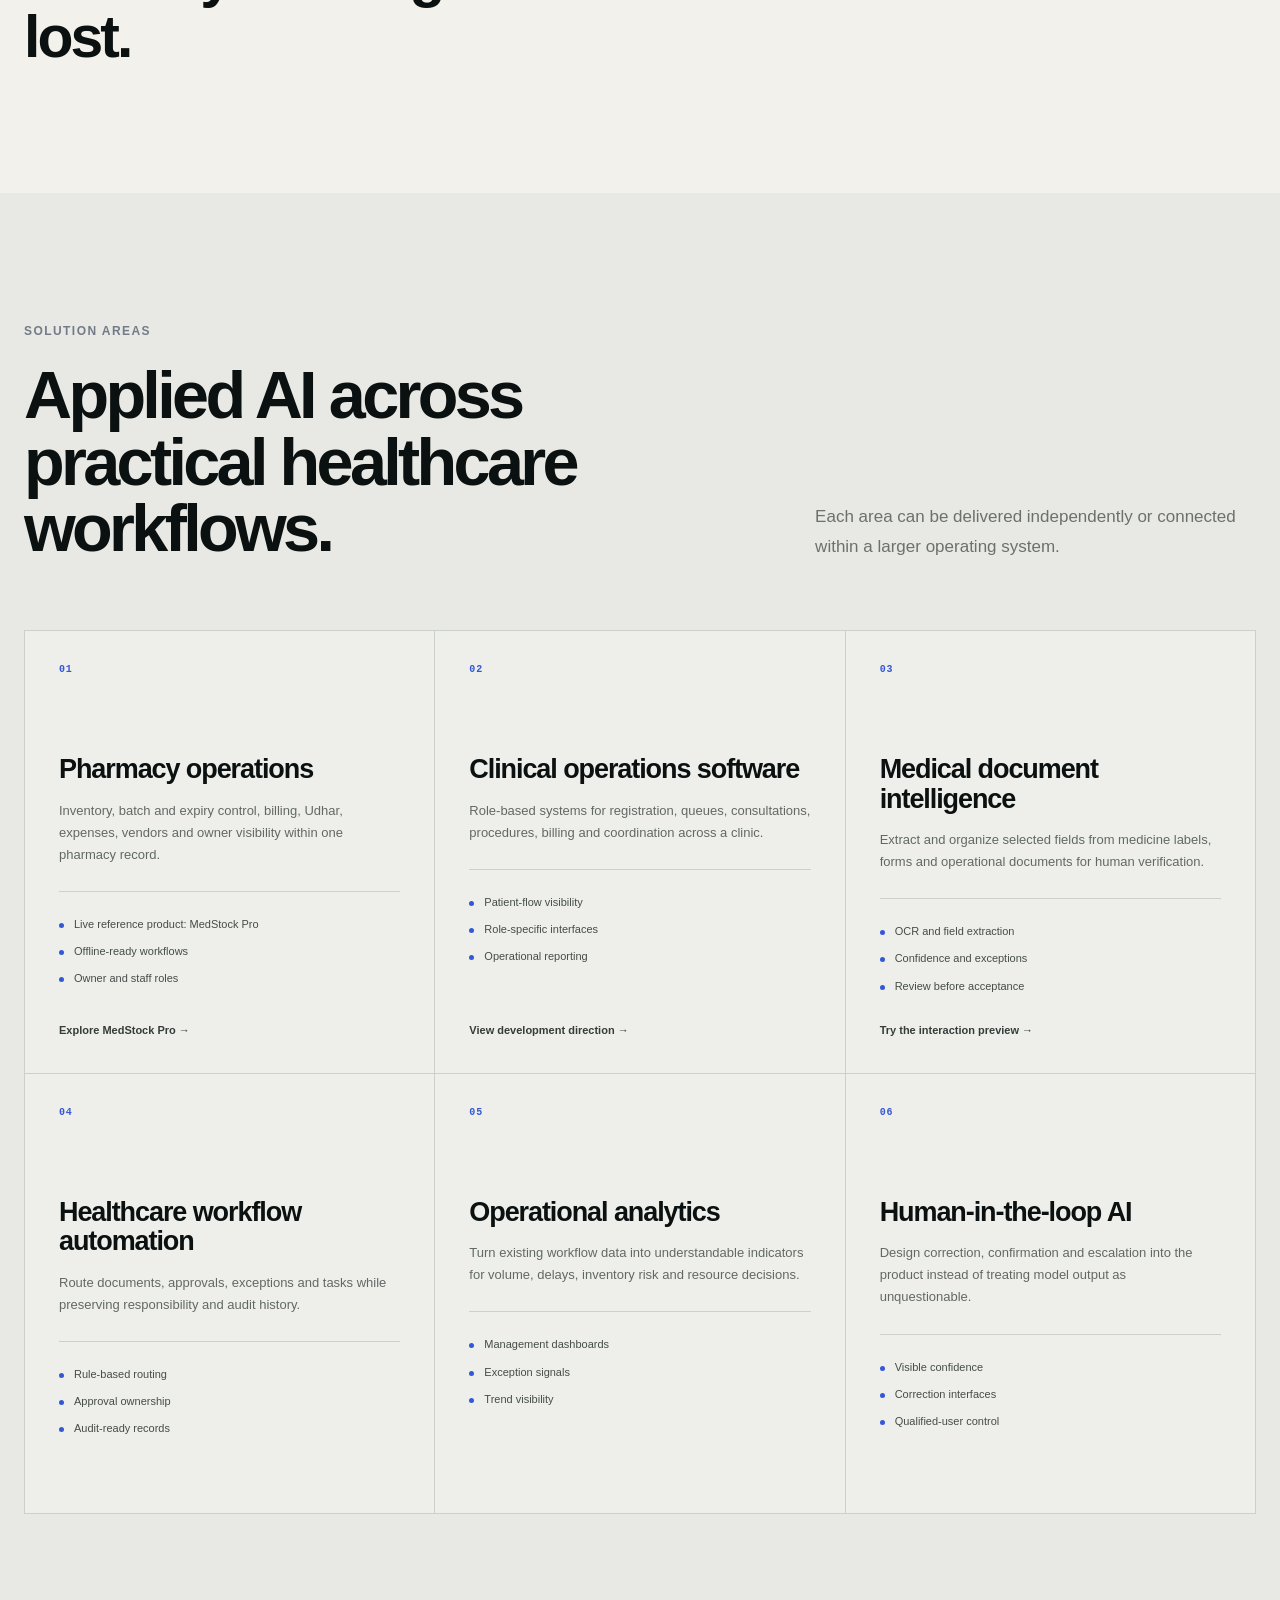
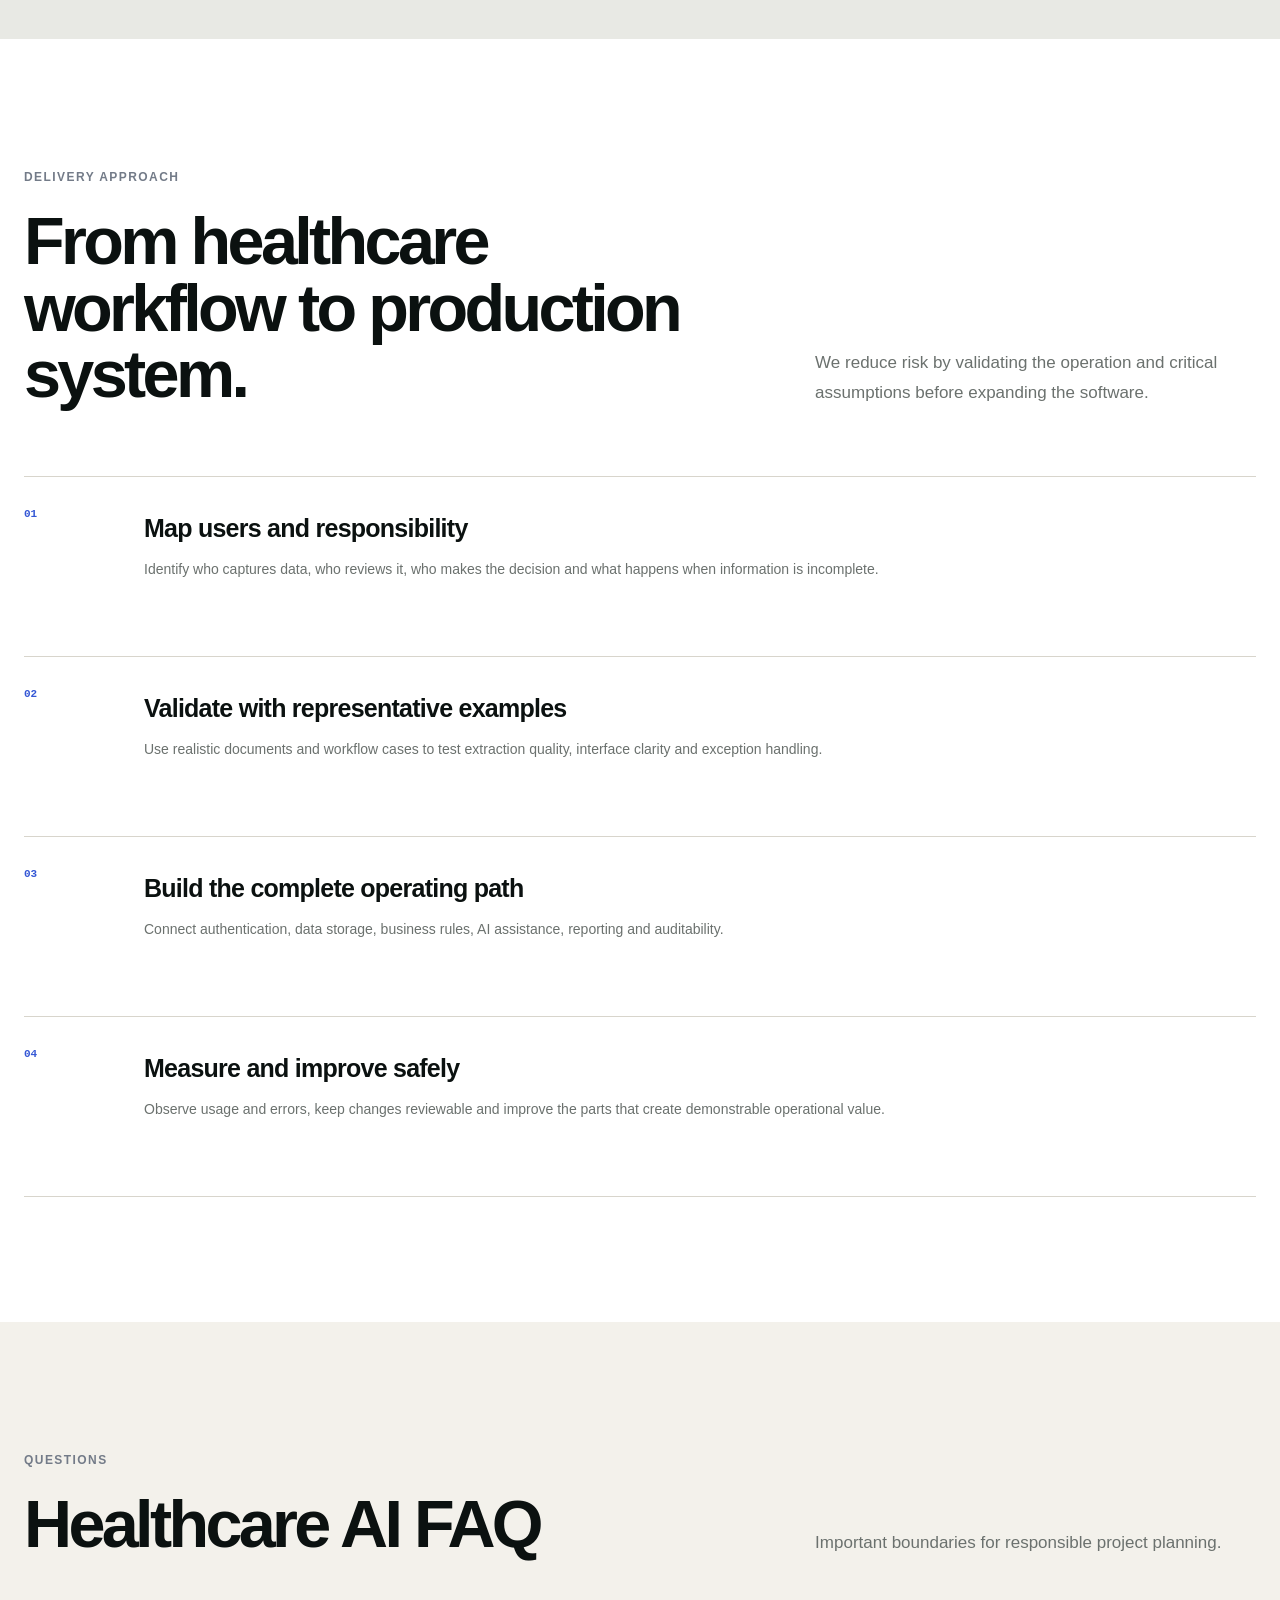
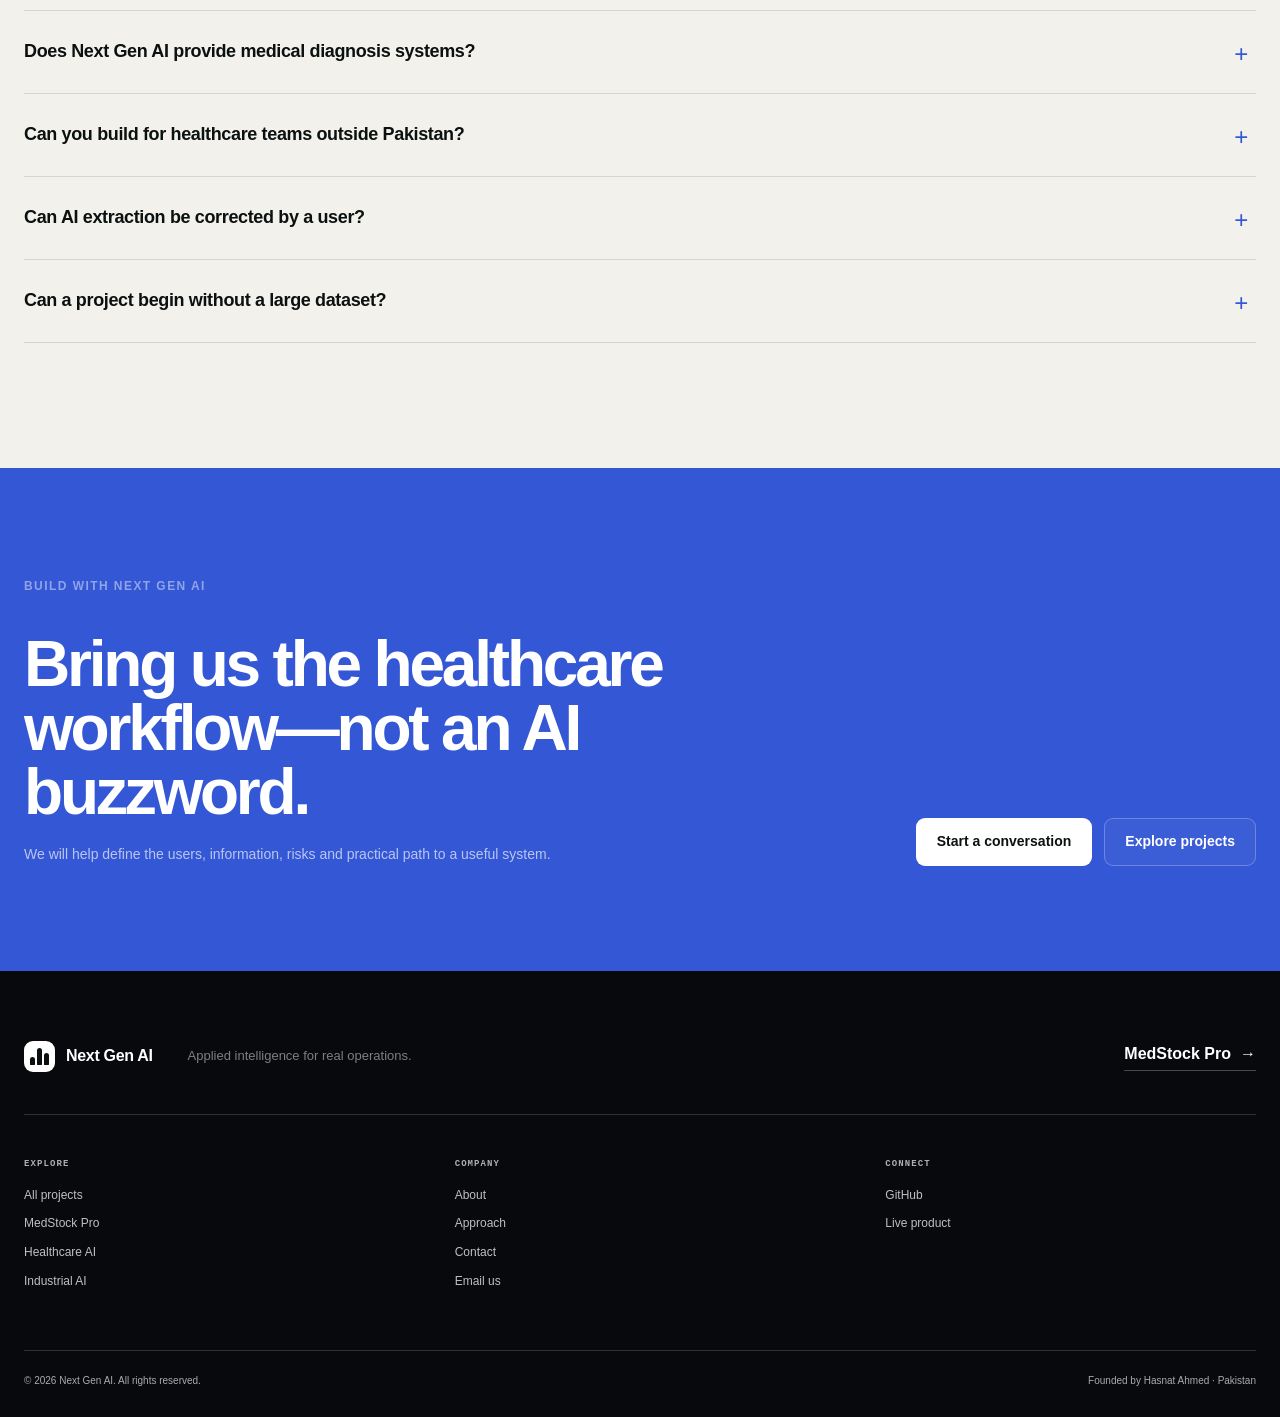
<file: healthcare-ai-solutions.html>
<!DOCTYPE html>
<html lang="en">
<head>
  <meta charset="UTF-8">
  <meta name="viewport" content="width=device-width, initial-scale=1.0">
  <meta name="theme-color" content="#0b1110">
  <title>Healthcare AI Software Development in Pakistan | Next Gen AI</title>
  <meta name="description" content="Next Gen AI builds human-reviewed healthcare AI and operational software for pharmacies, clinics and medical document workflows in Pakistan and worldwide.">
  <meta name="author" content="Next Gen AI">
  <meta name="robots" content="index,follow,max-image-preview:large,max-snippet:-1,max-video-preview:-1">
  <link rel="canonical" href="https://www.nextaigen.org/healthcare-ai-solutions.html">
  <link rel="alternate" hreflang="en" href="https://www.nextaigen.org/healthcare-ai-solutions.html">
  <link rel="alternate" hreflang="x-default" href="https://www.nextaigen.org/healthcare-ai-solutions.html">
  <link rel="icon" type="image/png" sizes="32x32" href="assets/favicon-32.png">

  <meta property="og:site_name" content="Next Gen AI">
  <meta property="og:title" content="Healthcare AI Software Development | Next Gen AI">
  <meta property="og:description" content="Human-reviewed AI and operational software for pharmacies, clinics and medical document workflows.">
  <meta property="og:type" content="website">
  <meta property="og:locale" content="en_PK">
  <meta property="og:url" content="https://www.nextaigen.org/healthcare-ai-solutions.html">
  <meta property="og:image" content="https://www.nextaigen.org/assets/og-healthcare.png">
  <meta property="og:image:width" content="1200">
  <meta property="og:image:height" content="630">
  <meta property="og:image:alt" content="Healthcare AI software solutions by Next Gen AI">
  <meta name="twitter:card" content="summary_large_image">
  <meta name="twitter:title" content="Healthcare AI Software Development | Next Gen AI">
  <meta name="twitter:description" content="Operational healthcare AI systems built in Pakistan for teams worldwide.">
  <meta name="twitter:image" content="https://www.nextaigen.org/assets/og-healthcare.png">

  <script type="application/ld+json">
  {
    "@context": "https://schema.org",
    "@graph": [
      {
        "@type": "Service",
        "@id": "https://www.nextaigen.org/healthcare-ai-solutions.html#service",
        "name": "Healthcare AI Software Development",
        "url": "https://www.nextaigen.org/healthcare-ai-solutions.html",
        "description": "Human-reviewed healthcare AI, document intelligence and operational software for pharmacies, clinics and healthcare organizations.",
        "serviceType": ["Healthcare AI development", "Medical document intelligence", "Clinical operations software", "Pharmacy software development"],
        "provider": { "@id": "https://www.nextaigen.org/#organization" },
        "areaServed": ["Pakistan", "Worldwide"],
        "audience": { "@type": "BusinessAudience", "audienceType": "Pharmacies, clinics and healthcare organizations" }
      },
      {
        "@type": "BreadcrumbList",
        "itemListElement": [
          { "@type": "ListItem", "position": 1, "name": "Home", "item": "https://www.nextaigen.org/" },
          { "@type": "ListItem", "position": 2, "name": "Healthcare AI Solutions", "item": "https://www.nextaigen.org/healthcare-ai-solutions.html" }
        ]
      }
    ]
  }
  </script>
  <link rel="stylesheet" href="styles.css">
</head>
<body class="detail-page healthcare-detail-page">
  <a class="skip-link" href="#main">Skip to content</a>
  <div class="announcement" role="status"><div class="announcement-inner"><span class="announcement-label">Healthcare AI</span><span>Explore MedStock Pro, our live pharmacy operations product.</span><a href="medstock-pro.html">Product details <span aria-hidden="true">→</span></a></div></div>

  <header class="site-header" id="siteHeader">
    <div class="nav-shell">
      <a class="brand" href="index.html" aria-label="Next Gen AI home"><span class="brand-mark" aria-hidden="true"><i></i><i></i><i></i></span><span>Next Gen AI</span></a>
      <nav class="desktop-nav" aria-label="Primary navigation"><a href="index.html#capabilities">Capabilities</a><a href="projects.html">Projects</a><a href="healthcare-ai-solutions.html" aria-current="page">Healthcare AI</a><a href="industrial-ai-solutions.html">Industrial AI</a></nav>
      <div class="nav-actions"><a class="text-link desktop-only" href="index.html#contact">Talk to us</a><a class="button button-dark button-small desktop-only" href="https://medstock.nextaigen.org/" target="_blank" rel="noopener noreferrer">Launch MedStock Pro <span aria-hidden="true">↗</span></a><button class="menu-toggle" id="menuToggle" type="button" aria-expanded="false" aria-controls="mobileNav" aria-label="Open navigation"><span></span><span></span></button></div>
    </div>
    <nav class="mobile-nav" id="mobileNav" aria-label="Mobile navigation"><a href="index.html#capabilities">Capabilities</a><a href="projects.html">Projects</a><a href="healthcare-ai-solutions.html">Healthcare AI</a><a href="industrial-ai-solutions.html">Industrial AI</a><a href="index.html#contact">Talk to us</a></nav>
  </header>

  <main id="main">
    <section class="detail-hero healthcare-hero">
      <div class="detail-hero-grid" aria-hidden="true"></div>
      <div class="container">
        <nav class="breadcrumbs reveal" aria-label="Breadcrumb"><a href="index.html">Home</a><span>›</span><span aria-current="page">Healthcare AI Solutions</span></nav>
        <div class="detail-hero-layout">
          <div class="detail-hero-copy reveal">
            <span class="kicker light-kicker">Healthcare AI software · Pakistan &amp; global</span>
            <h1>Healthcare intelligence designed around accountable workflows.</h1>
            <p>We build AI-assisted healthcare software that helps people capture information, coordinate operations and review decisions—without hiding responsibility behind a model.</p>
            <div class="hero-actions"><a class="button button-light" href="index.html#contact">Discuss a healthcare workflow</a><a class="button button-ghost" href="projects.html">View project portfolio</a></div>
          </div>
          <aside class="detail-summary reveal delay-1" aria-label="Healthcare AI service summary">
            <span>SERVICE RECORD / HEALTHCARE</span>
            <dl><div><dt>Focus</dt><dd>Operations and information</dd></div><div><dt>Delivery</dt><dd>Custom web software</dd></div><div><dt>AI pattern</dt><dd>Human-reviewed assistance</dd></div><div><dt>Availability</dt><dd>Pakistan and global</dd></div></dl>
          </aside>
        </div>
      </div>
    </section>

    <section class="detail-signal"><div class="container detail-signal-grid"><div><strong>Operational</strong><span>Start with the healthcare workflow, not an isolated model.</span></div><div><strong>Reviewable</strong><span>Keep extracted fields and system recommendations visible.</span></div><div><strong>Role-aware</strong><span>Design information around who can view, act and approve.</span></div><div><strong>Deployable</strong><span>Account for connectivity, devices, privacy and support.</span></div></div></section>

    <section class="section detail-intro">
      <div class="container editorial-grid">
        <div class="editorial-heading reveal"><span class="kicker">Healthcare operations</span><h2>Useful AI begins with the point where time, accuracy or visibility is being lost.</h2></div>
        <div class="editorial-copy reveal delay-1"><p>Healthcare teams do not need another disconnected AI demonstration. They need systems that fit registration, inventory, document review, consultation support, billing and management responsibility. The right design depends on the user, the decision and the consequence of an error.</p><p>Next Gen AI combines workflow analysis, product design, document intelligence and production engineering. We distinguish clearly between live products, systems in development and research directions so that an early concept is never represented as a clinically validated product.</p></div>
      </div>
    </section>

    <section class="section detail-features">
      <div class="container">
        <div class="section-heading reveal"><div><span class="kicker">Solution areas</span><h2>Applied AI across practical healthcare workflows.</h2></div><p>Each area can be delivered independently or connected within a larger operating system.</p></div>
        <div class="detail-card-grid">
          <article class="detail-card reveal"><span>01</span><h3>Pharmacy operations</h3><p>Inventory, batch and expiry control, billing, Udhar, expenses, vendors and owner visibility within one pharmacy record.</p><ul><li>Live reference product: MedStock Pro</li><li>Offline-ready workflows</li><li>Owner and staff roles</li></ul><a class="quiet-link detail-link" href="medstock-pro.html">Explore MedStock Pro →</a></article>
          <article class="detail-card reveal delay-1"><span>02</span><h3>Clinical operations software</h3><p>Role-based systems for registration, queues, consultations, procedures, billing and coordination across a clinic.</p><ul><li>Patient-flow visibility</li><li>Role-specific interfaces</li><li>Operational reporting</li></ul><a class="quiet-link detail-link" href="projects.html#clinical-operations">View development direction →</a></article>
          <article class="detail-card reveal delay-2" id="document-intelligence"><span>03</span><h3>Medical document intelligence</h3><p>Extract and organize selected fields from medicine labels, forms and operational documents for human verification.</p><ul><li>OCR and field extraction</li><li>Confidence and exceptions</li><li>Review before acceptance</li></ul><a class="quiet-link detail-link" href="index.html#ocr-lab">Try the interaction preview →</a></article>
          <article class="detail-card reveal"><span>04</span><h3>Healthcare workflow automation</h3><p>Route documents, approvals, exceptions and tasks while preserving responsibility and audit history.</p><ul><li>Rule-based routing</li><li>Approval ownership</li><li>Audit-ready records</li></ul></article>
          <article class="detail-card reveal delay-1"><span>05</span><h3>Operational analytics</h3><p>Turn existing workflow data into understandable indicators for volume, delays, inventory risk and resource decisions.</p><ul><li>Management dashboards</li><li>Exception signals</li><li>Trend visibility</li></ul></article>
          <article class="detail-card reveal delay-2"><span>06</span><h3>Human-in-the-loop AI</h3><p>Design correction, confirmation and escalation into the product instead of treating model output as unquestionable.</p><ul><li>Visible confidence</li><li>Correction interfaces</li><li>Qualified-user control</li></ul></article>
        </div>
      </div>
    </section>

    <section class="section detail-process">
      <div class="container">
        <div class="section-heading reveal"><div><span class="kicker">Delivery approach</span><h2>From healthcare workflow to production system.</h2></div><p>We reduce risk by validating the operation and critical assumptions before expanding the software.</p></div>
        <ol class="delivery-list">
          <li class="reveal"><span>01</span><div><h3>Map users and responsibility</h3><p>Identify who captures data, who reviews it, who makes the decision and what happens when information is incomplete.</p></div></li>
          <li class="reveal"><span>02</span><div><h3>Validate with representative examples</h3><p>Use realistic documents and workflow cases to test extraction quality, interface clarity and exception handling.</p></div></li>
          <li class="reveal"><span>03</span><div><h3>Build the complete operating path</h3><p>Connect authentication, data storage, business rules, AI assistance, reporting and auditability.</p></div></li>
          <li class="reveal"><span>04</span><div><h3>Measure and improve safely</h3><p>Observe usage and errors, keep changes reviewable and improve the parts that create demonstrable operational value.</p></div></li>
        </ol>
      </div>
    </section>

    <section class="section detail-faq">
      <div class="container"><div class="section-heading compact reveal"><div><span class="kicker">Questions</span><h2>Healthcare AI FAQ</h2></div><p>Important boundaries for responsible project planning.</p></div>
        <div class="faq-list">
          <details class="reveal"><summary>Does Next Gen AI provide medical diagnosis systems?</summary><p>Our current public work focuses on operations, information capture and human-reviewed workflows. We do not present research concepts or OCR demonstrations as diagnostic systems.</p></details>
          <details class="reveal"><summary>Can you build for healthcare teams outside Pakistan?</summary><p>Yes. We work from Pakistan and can design software for international teams, subject to the organization’s workflow, data requirements and applicable regulatory responsibilities.</p></details>
          <details class="reveal"><summary>Can AI extraction be corrected by a user?</summary><p>Yes. Review and correction should be part of the operating design when extracted information affects records or downstream decisions.</p></details>
          <details class="reveal"><summary>Can a project begin without a large dataset?</summary><p>Often, yes. A project can begin with workflow discovery and representative examples. The appropriate data strategy depends on the task, required accuracy and risk of an incorrect output.</p></details>
        </div>
      </div>
    </section>

    <section class="detail-cta"><div class="container detail-cta-inner reveal"><div><span class="kicker light-kicker">Build with Next Gen AI</span><h2>Bring us the healthcare workflow—not an AI buzzword.</h2><p>We will help define the users, information, risks and practical path to a useful system.</p></div><div class="hero-actions"><a class="button button-light" href="index.html#contact">Start a conversation</a><a class="button button-ghost" href="projects.html">Explore projects</a></div></div></section>
  </main>

  <footer class="footer"><div class="container"><div class="footer-top"><a class="brand footer-brand" href="index.html"><span class="brand-mark" aria-hidden="true"><i></i><i></i><i></i></span><span>Next Gen AI</span></a><p>Applied intelligence for real operations.</p><a class="inline-arrow footer-product" href="medstock-pro.html">MedStock Pro <span aria-hidden="true">→</span></a></div><div class="footer-nav"><div><span>Explore</span><a href="projects.html">All projects</a><a href="medstock-pro.html">MedStock Pro</a><a href="healthcare-ai-solutions.html">Healthcare AI</a><a href="industrial-ai-solutions.html">Industrial AI</a></div><div><span>Company</span><a href="index.html#company">About</a><a href="index.html#approach">Approach</a><a href="index.html#contact">Contact</a><a href="#" class="js-email" data-email-user="hasnat010122" data-email-domain="gmail.com">Email us</a></div><div><span>Connect</span><a href="https://github.com/hasnat010122-dev" target="_blank" rel="noopener noreferrer">GitHub</a><a href="https://medstock.nextaigen.org/" target="_blank" rel="noopener noreferrer">Live product</a></div></div><div class="footer-bottom"><span>© 2026 Next Gen AI. All rights reserved.</span><span>Founded by Hasnat Ahmed · Pakistan</span></div></div></footer>
  <div class="toast" id="toast" role="status" aria-live="polite"></div><script src="script.js"></script>
</body>
</html>
</file>
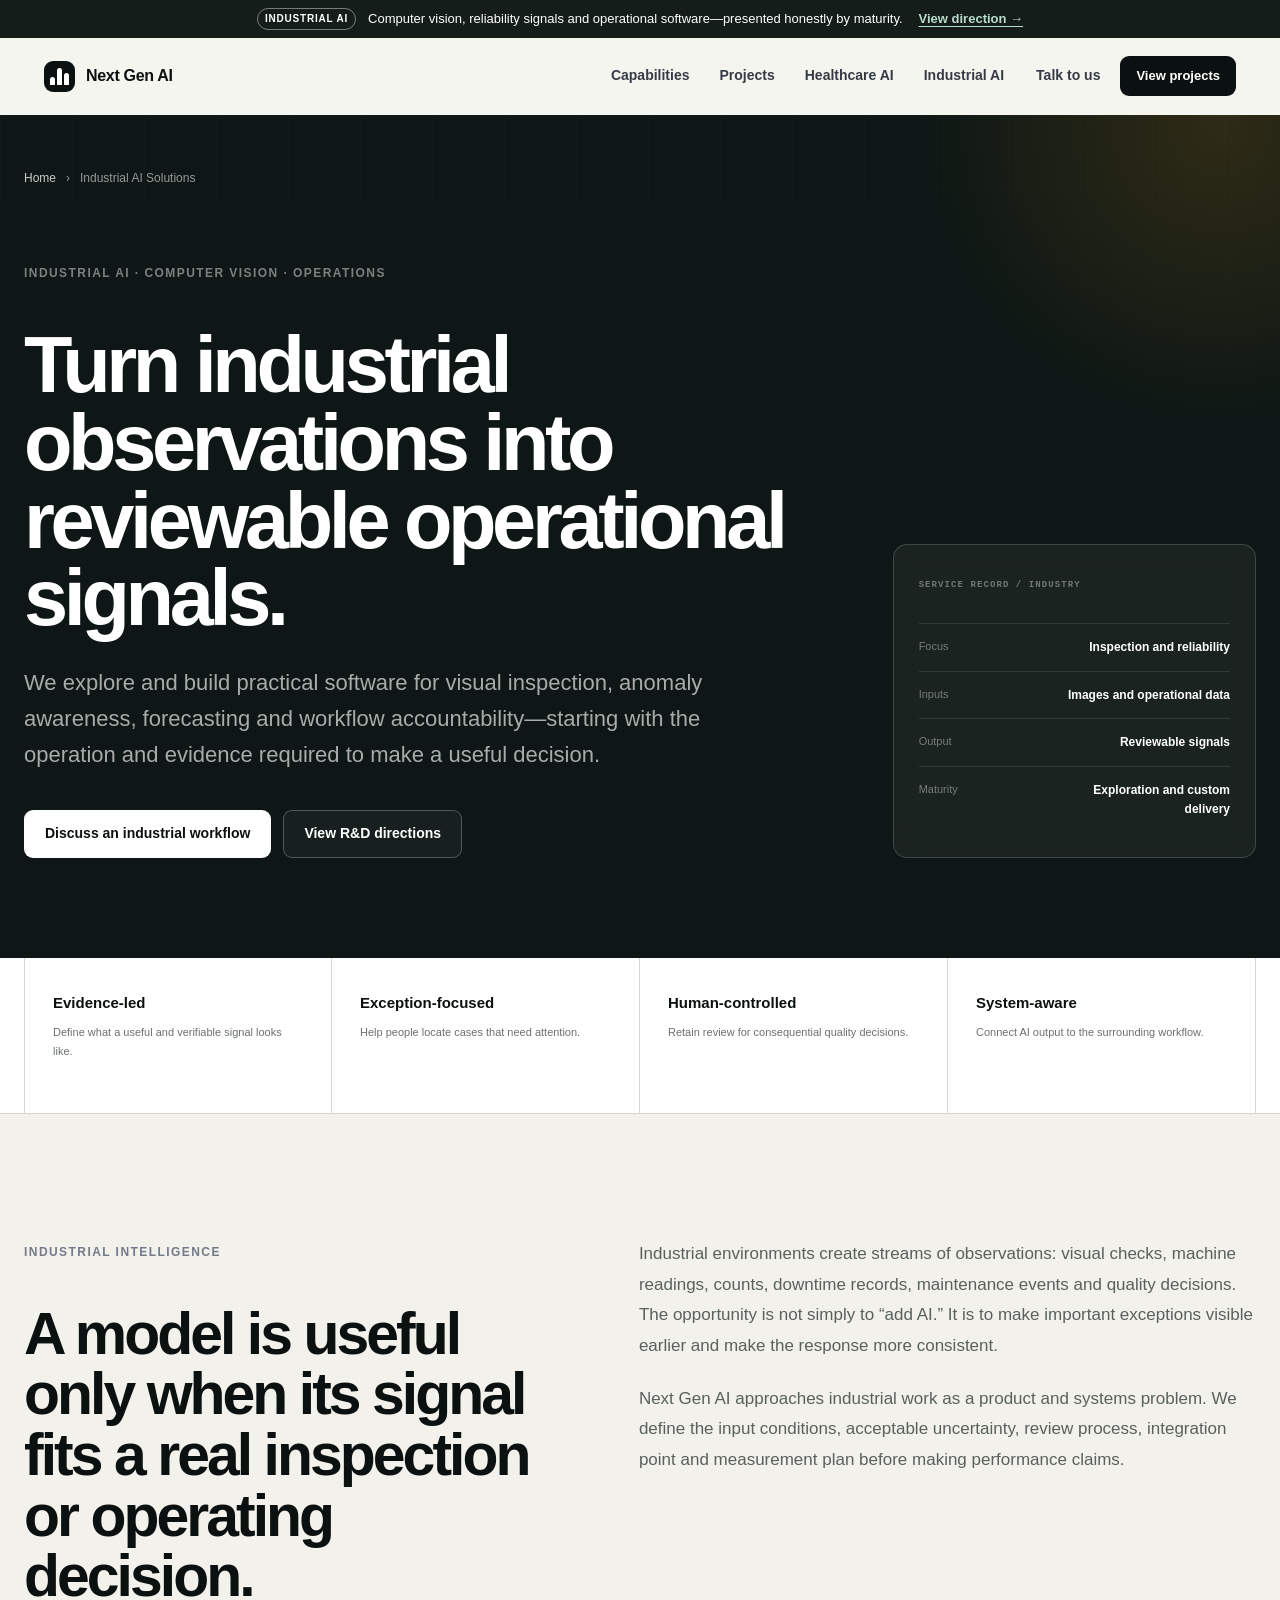
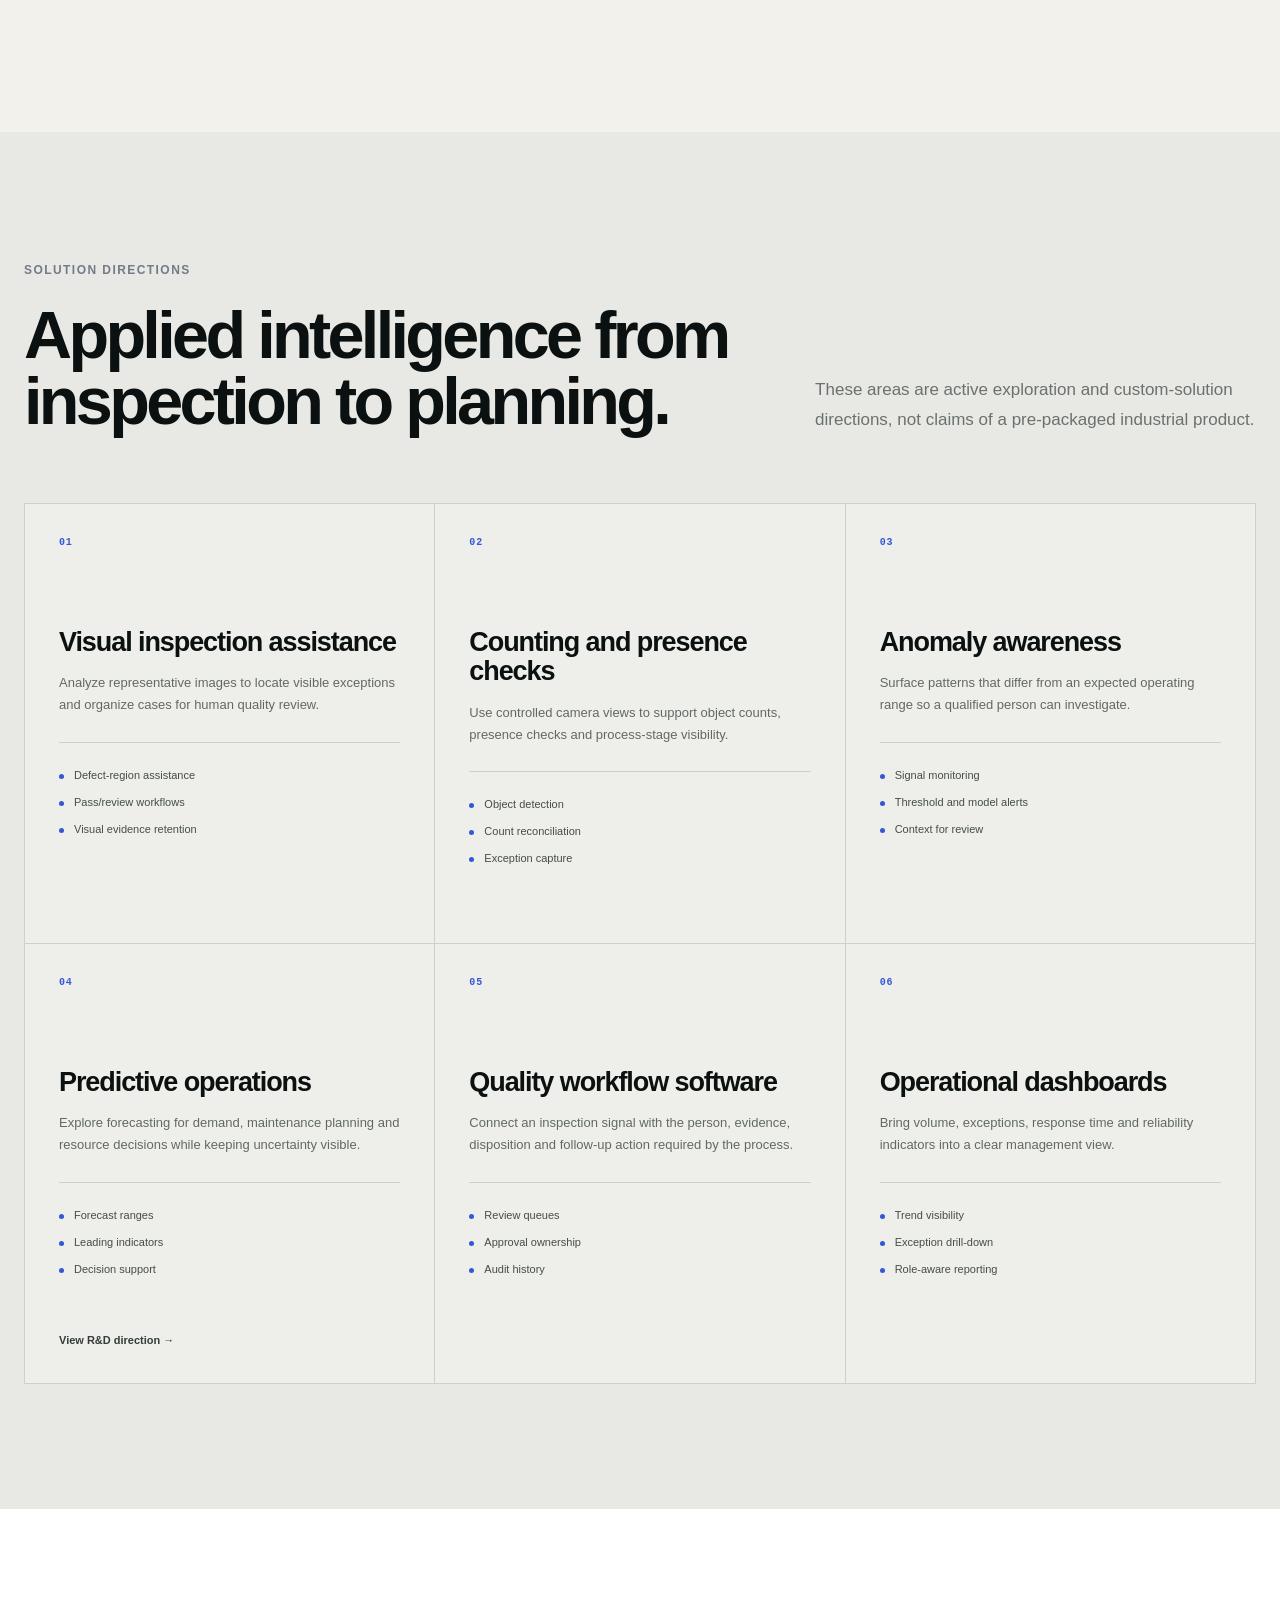
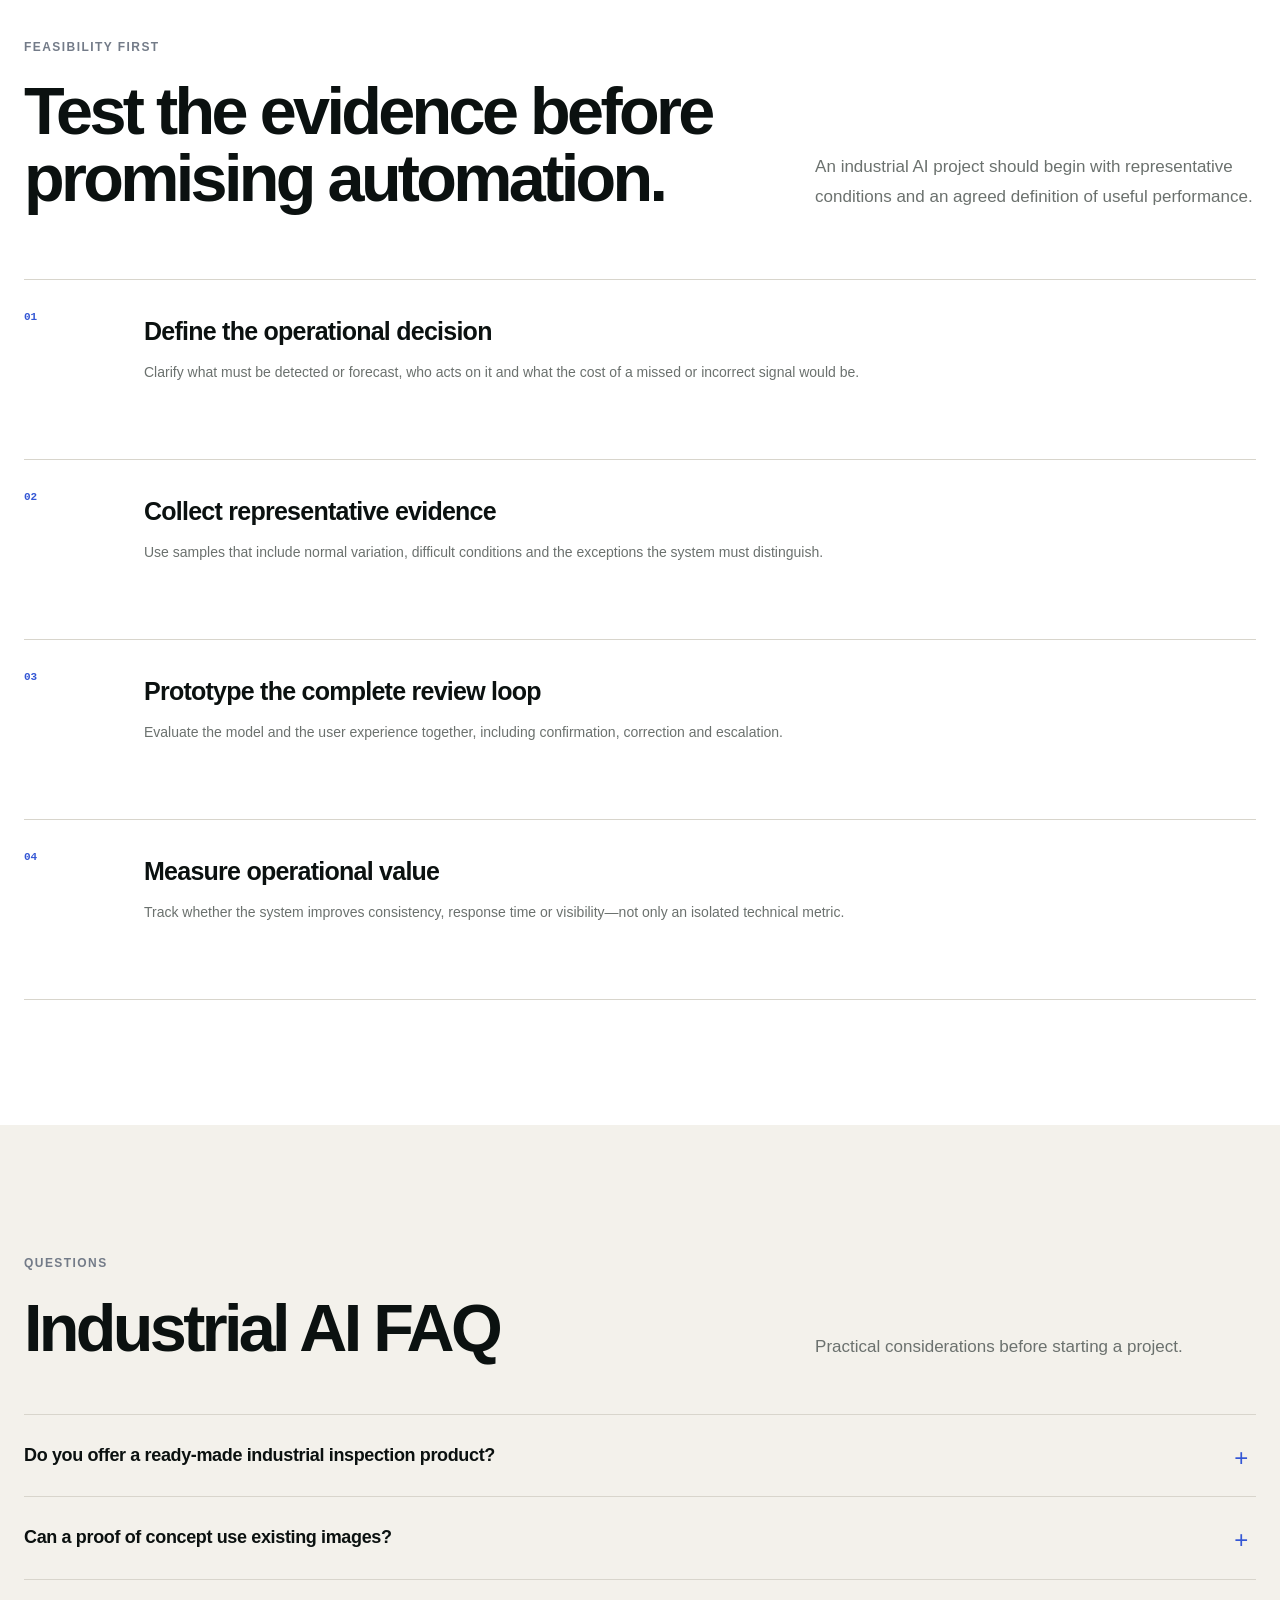
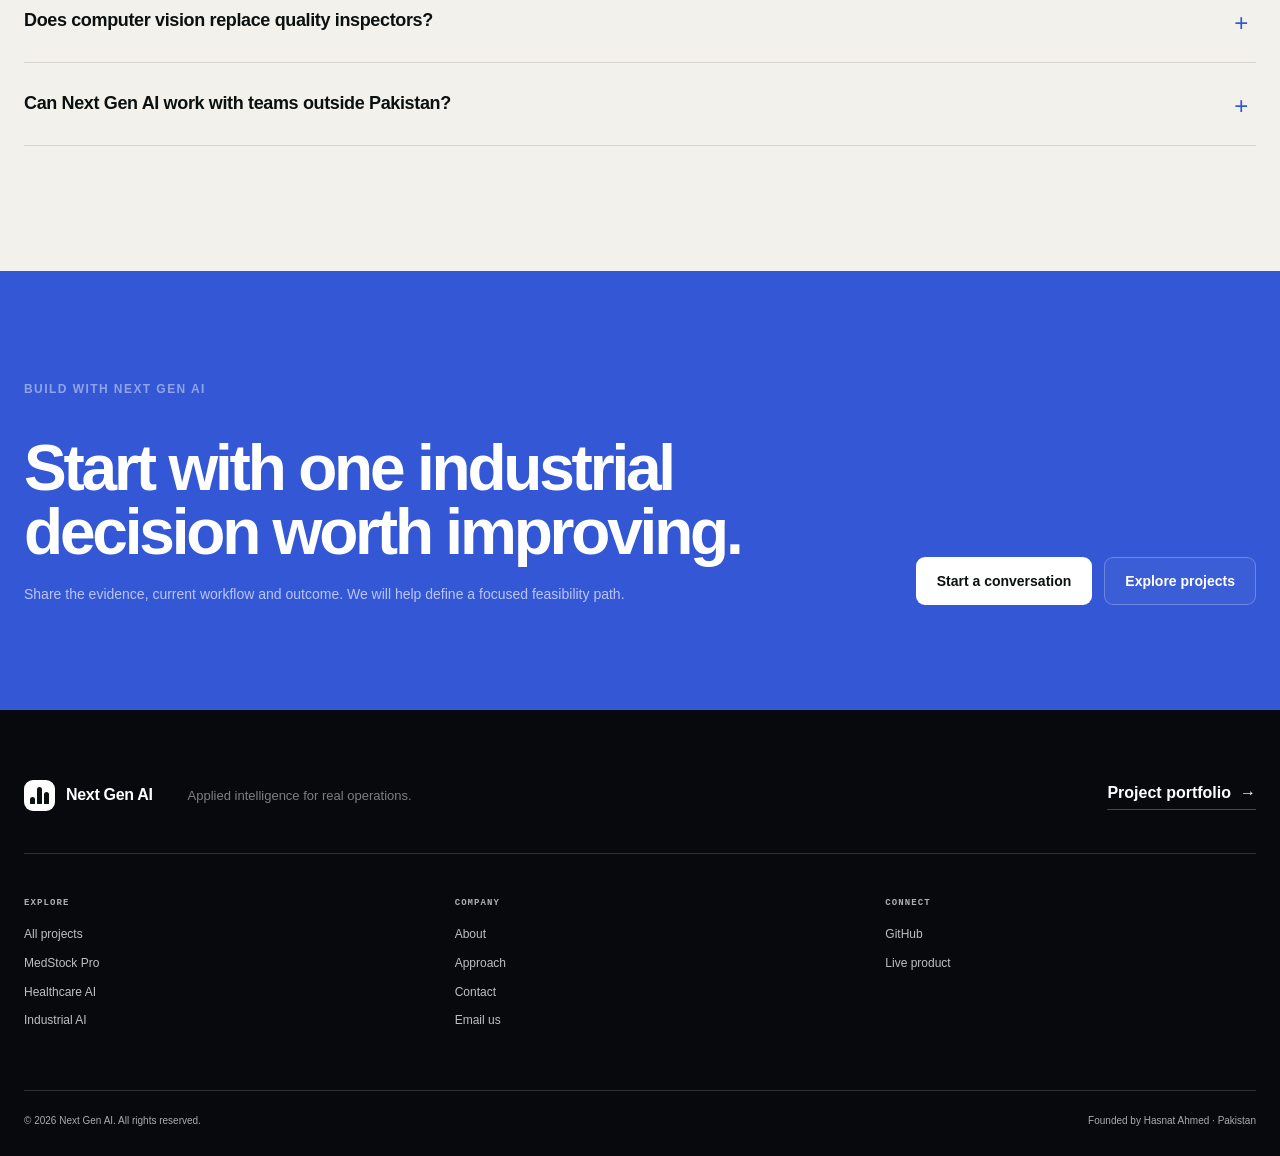
<file: industrial-ai-solutions.html>
<!DOCTYPE html>
<html lang="en">
<head>
  <meta charset="UTF-8">
  <meta name="viewport" content="width=device-width, initial-scale=1.0">
  <meta name="theme-color" content="#0b1110">
  <title>Industrial AI &amp; Computer Vision Solutions | Next Gen AI</title>
  <meta name="description" content="Next Gen AI develops industrial AI concepts and custom software for visual inspection, anomaly detection, predictive operations and accountable workflows.">
  <meta name="author" content="Next Gen AI">
  <meta name="robots" content="index,follow,max-image-preview:large,max-snippet:-1,max-video-preview:-1">
  <link rel="canonical" href="https://www.nextaigen.org/industrial-ai-solutions.html">
  <link rel="alternate" hreflang="en" href="https://www.nextaigen.org/industrial-ai-solutions.html">
  <link rel="alternate" hreflang="x-default" href="https://www.nextaigen.org/industrial-ai-solutions.html">
  <link rel="icon" type="image/png" sizes="32x32" href="assets/favicon-32.png">

  <meta property="og:site_name" content="Next Gen AI">
  <meta property="og:title" content="Industrial AI &amp; Computer Vision Solutions | Next Gen AI">
  <meta property="og:description" content="Practical AI for visual inspection, reliability signals, forecasting and industrial workflow intelligence.">
  <meta property="og:type" content="website">
  <meta property="og:locale" content="en_PK">
  <meta property="og:url" content="https://www.nextaigen.org/industrial-ai-solutions.html">
  <meta property="og:image" content="https://www.nextaigen.org/assets/og-industrial.png">
  <meta property="og:image:width" content="1200">
  <meta property="og:image:height" content="630">
  <meta property="og:image:alt" content="Industrial AI and computer vision solutions by Next Gen AI">
  <meta name="twitter:card" content="summary_large_image">
  <meta name="twitter:title" content="Industrial AI &amp; Computer Vision | Next Gen AI">
  <meta name="twitter:description" content="Practical industrial intelligence from inspection to predictive operations.">
  <meta name="twitter:image" content="https://www.nextaigen.org/assets/og-industrial.png">

  <script type="application/ld+json">
  {
    "@context": "https://schema.org",
    "@graph": [
      {
        "@type": "Service",
        "@id": "https://www.nextaigen.org/industrial-ai-solutions.html#service",
        "name": "Industrial AI and Computer Vision Solutions",
        "url": "https://www.nextaigen.org/industrial-ai-solutions.html",
        "description": "Industrial AI exploration and custom software development for visual inspection, anomaly signals, predictive operations and accountable workflows.",
        "serviceType": ["Industrial AI development", "Computer vision", "Visual inspection software", "Predictive operations", "Workflow intelligence"],
        "provider": { "@id": "https://www.nextaigen.org/#organization" },
        "areaServed": ["Pakistan", "Worldwide"],
        "audience": { "@type": "BusinessAudience", "audienceType": "Manufacturing, quality and operations teams" }
      },
      {
        "@type": "BreadcrumbList",
        "itemListElement": [
          { "@type": "ListItem", "position": 1, "name": "Home", "item": "https://www.nextaigen.org/" },
          { "@type": "ListItem", "position": 2, "name": "Industrial AI Solutions", "item": "https://www.nextaigen.org/industrial-ai-solutions.html" }
        ]
      }
    ]
  }
  </script>
  <link rel="stylesheet" href="styles.css">
</head>
<body class="detail-page industrial-detail-page">
  <a class="skip-link" href="#main">Skip to content</a>
  <div class="announcement" role="status"><div class="announcement-inner"><span class="announcement-label">Industrial AI</span><span>Computer vision, reliability signals and operational software—presented honestly by maturity.</span><a href="projects.html#industrial-vision">View direction <span aria-hidden="true">→</span></a></div></div>

  <header class="site-header" id="siteHeader">
    <div class="nav-shell">
      <a class="brand" href="index.html" aria-label="Next Gen AI home"><span class="brand-mark" aria-hidden="true"><i></i><i></i><i></i></span><span>Next Gen AI</span></a>
      <nav class="desktop-nav" aria-label="Primary navigation"><a href="index.html#capabilities">Capabilities</a><a href="projects.html">Projects</a><a href="healthcare-ai-solutions.html">Healthcare AI</a><a href="industrial-ai-solutions.html" aria-current="page">Industrial AI</a></nav>
      <div class="nav-actions"><a class="text-link desktop-only" href="index.html#contact">Talk to us</a><a class="button button-dark button-small desktop-only" href="projects.html">View projects</a><button class="menu-toggle" id="menuToggle" type="button" aria-expanded="false" aria-controls="mobileNav" aria-label="Open navigation"><span></span><span></span></button></div>
    </div>
    <nav class="mobile-nav" id="mobileNav" aria-label="Mobile navigation"><a href="index.html#capabilities">Capabilities</a><a href="projects.html">Projects</a><a href="healthcare-ai-solutions.html">Healthcare AI</a><a href="industrial-ai-solutions.html">Industrial AI</a><a href="index.html#contact">Talk to us</a></nav>
  </header>

  <main id="main">
    <section class="detail-hero industrial-hero">
      <div class="detail-hero-grid" aria-hidden="true"></div>
      <div class="container">
        <nav class="breadcrumbs reveal" aria-label="Breadcrumb"><a href="index.html">Home</a><span>›</span><span aria-current="page">Industrial AI Solutions</span></nav>
        <div class="detail-hero-layout">
          <div class="detail-hero-copy reveal">
            <span class="kicker light-kicker">Industrial AI · computer vision · operations</span>
            <h1>Turn industrial observations into reviewable operational signals.</h1>
            <p>We explore and build practical software for visual inspection, anomaly awareness, forecasting and workflow accountability—starting with the operation and evidence required to make a useful decision.</p>
            <div class="hero-actions"><a class="button button-light" href="index.html#contact">Discuss an industrial workflow</a><a class="button button-ghost" href="projects.html#industrial-vision">View R&amp;D directions</a></div>
          </div>
          <aside class="detail-summary reveal delay-1" aria-label="Industrial AI service summary">
            <span>SERVICE RECORD / INDUSTRY</span>
            <dl><div><dt>Focus</dt><dd>Inspection and reliability</dd></div><div><dt>Inputs</dt><dd>Images and operational data</dd></div><div><dt>Output</dt><dd>Reviewable signals</dd></div><div><dt>Maturity</dt><dd>Exploration and custom delivery</dd></div></dl>
          </aside>
        </div>
      </div>
    </section>

    <section class="detail-signal"><div class="container detail-signal-grid"><div><strong>Evidence-led</strong><span>Define what a useful and verifiable signal looks like.</span></div><div><strong>Exception-focused</strong><span>Help people locate cases that need attention.</span></div><div><strong>Human-controlled</strong><span>Retain review for consequential quality decisions.</span></div><div><strong>System-aware</strong><span>Connect AI output to the surrounding workflow.</span></div></div></section>

    <section class="section detail-intro">
      <div class="container editorial-grid">
        <div class="editorial-heading reveal"><span class="kicker">Industrial intelligence</span><h2>A model is useful only when its signal fits a real inspection or operating decision.</h2></div>
        <div class="editorial-copy reveal delay-1"><p>Industrial environments create streams of observations: visual checks, machine readings, counts, downtime records, maintenance events and quality decisions. The opportunity is not simply to “add AI.” It is to make important exceptions visible earlier and make the response more consistent.</p><p>Next Gen AI approaches industrial work as a product and systems problem. We define the input conditions, acceptable uncertainty, review process, integration point and measurement plan before making performance claims.</p></div>
      </div>
    </section>

    <section class="section detail-features">
      <div class="container">
        <div class="section-heading reveal"><div><span class="kicker">Solution directions</span><h2>Applied intelligence from inspection to planning.</h2></div><p>These areas are active exploration and custom-solution directions, not claims of a pre-packaged industrial product.</p></div>
        <div class="detail-card-grid">
          <article class="detail-card reveal"><span>01</span><h3>Visual inspection assistance</h3><p>Analyze representative images to locate visible exceptions and organize cases for human quality review.</p><ul><li>Defect-region assistance</li><li>Pass/review workflows</li><li>Visual evidence retention</li></ul></article>
          <article class="detail-card reveal delay-1"><span>02</span><h3>Counting and presence checks</h3><p>Use controlled camera views to support object counts, presence checks and process-stage visibility.</p><ul><li>Object detection</li><li>Count reconciliation</li><li>Exception capture</li></ul></article>
          <article class="detail-card reveal delay-2"><span>03</span><h3>Anomaly awareness</h3><p>Surface patterns that differ from an expected operating range so a qualified person can investigate.</p><ul><li>Signal monitoring</li><li>Threshold and model alerts</li><li>Context for review</li></ul></article>
          <article class="detail-card reveal" id="predictive-operations"><span>04</span><h3>Predictive operations</h3><p>Explore forecasting for demand, maintenance planning and resource decisions while keeping uncertainty visible.</p><ul><li>Forecast ranges</li><li>Leading indicators</li><li>Decision support</li></ul><a class="quiet-link detail-link" href="projects.html#predictive-operations">View R&amp;D direction →</a></article>
          <article class="detail-card reveal delay-1"><span>05</span><h3>Quality workflow software</h3><p>Connect an inspection signal with the person, evidence, disposition and follow-up action required by the process.</p><ul><li>Review queues</li><li>Approval ownership</li><li>Audit history</li></ul></article>
          <article class="detail-card reveal delay-2"><span>06</span><h3>Operational dashboards</h3><p>Bring volume, exceptions, response time and reliability indicators into a clear management view.</p><ul><li>Trend visibility</li><li>Exception drill-down</li><li>Role-aware reporting</li></ul></article>
        </div>
      </div>
    </section>

    <section class="section detail-process">
      <div class="container">
        <div class="section-heading reveal"><div><span class="kicker">Feasibility first</span><h2>Test the evidence before promising automation.</h2></div><p>An industrial AI project should begin with representative conditions and an agreed definition of useful performance.</p></div>
        <ol class="delivery-list">
          <li class="reveal"><span>01</span><div><h3>Define the operational decision</h3><p>Clarify what must be detected or forecast, who acts on it and what the cost of a missed or incorrect signal would be.</p></div></li>
          <li class="reveal"><span>02</span><div><h3>Collect representative evidence</h3><p>Use samples that include normal variation, difficult conditions and the exceptions the system must distinguish.</p></div></li>
          <li class="reveal"><span>03</span><div><h3>Prototype the complete review loop</h3><p>Evaluate the model and the user experience together, including confirmation, correction and escalation.</p></div></li>
          <li class="reveal"><span>04</span><div><h3>Measure operational value</h3><p>Track whether the system improves consistency, response time or visibility—not only an isolated technical metric.</p></div></li>
        </ol>
      </div>
    </section>

    <section class="section detail-faq"><div class="container"><div class="section-heading compact reveal"><div><span class="kicker">Questions</span><h2>Industrial AI FAQ</h2></div><p>Practical considerations before starting a project.</p></div><div class="faq-list">
      <details class="reveal"><summary>Do you offer a ready-made industrial inspection product?</summary><p>Our public industrial work is currently presented as exploration and custom-solution directions. We assess the specific environment and evidence before defining a production scope.</p></details>
      <details class="reveal"><summary>Can a proof of concept use existing images?</summary><p>Yes, if the images represent the real operating conditions and include enough examples of the cases the system must distinguish. A feasibility review determines whether the available evidence is suitable.</p></details>
      <details class="reveal"><summary>Does computer vision replace quality inspectors?</summary><p>Not by default. A responsible design can help locate and prioritize exceptions while keeping consequential quality decisions with qualified people.</p></details>
      <details class="reveal"><summary>Can Next Gen AI work with teams outside Pakistan?</summary><p>Yes. We can work with international teams when the workflow, data access, deployment environment and project responsibilities are clearly defined.</p></details>
    </div></div></section>

    <section class="detail-cta"><div class="container detail-cta-inner reveal"><div><span class="kicker light-kicker">Build with Next Gen AI</span><h2>Start with one industrial decision worth improving.</h2><p>Share the evidence, current workflow and outcome. We will help define a focused feasibility path.</p></div><div class="hero-actions"><a class="button button-light" href="index.html#contact">Start a conversation</a><a class="button button-ghost" href="projects.html">Explore projects</a></div></div></section>
  </main>

  <footer class="footer"><div class="container"><div class="footer-top"><a class="brand footer-brand" href="index.html"><span class="brand-mark" aria-hidden="true"><i></i><i></i><i></i></span><span>Next Gen AI</span></a><p>Applied intelligence for real operations.</p><a class="inline-arrow footer-product" href="projects.html">Project portfolio <span aria-hidden="true">→</span></a></div><div class="footer-nav"><div><span>Explore</span><a href="projects.html">All projects</a><a href="medstock-pro.html">MedStock Pro</a><a href="healthcare-ai-solutions.html">Healthcare AI</a><a href="industrial-ai-solutions.html">Industrial AI</a></div><div><span>Company</span><a href="index.html#company">About</a><a href="index.html#approach">Approach</a><a href="index.html#contact">Contact</a><a href="#" class="js-email" data-email-user="hasnat010122" data-email-domain="gmail.com">Email us</a></div><div><span>Connect</span><a href="https://github.com/hasnat010122-dev" target="_blank" rel="noopener noreferrer">GitHub</a><a href="https://medstock.nextaigen.org/" target="_blank" rel="noopener noreferrer">Live product</a></div></div><div class="footer-bottom"><span>© 2026 Next Gen AI. All rights reserved.</span><span>Founded by Hasnat Ahmed · Pakistan</span></div></div></footer>
  <div class="toast" id="toast" role="status" aria-live="polite"></div><script src="script.js"></script>
</body>
</html>
</file>
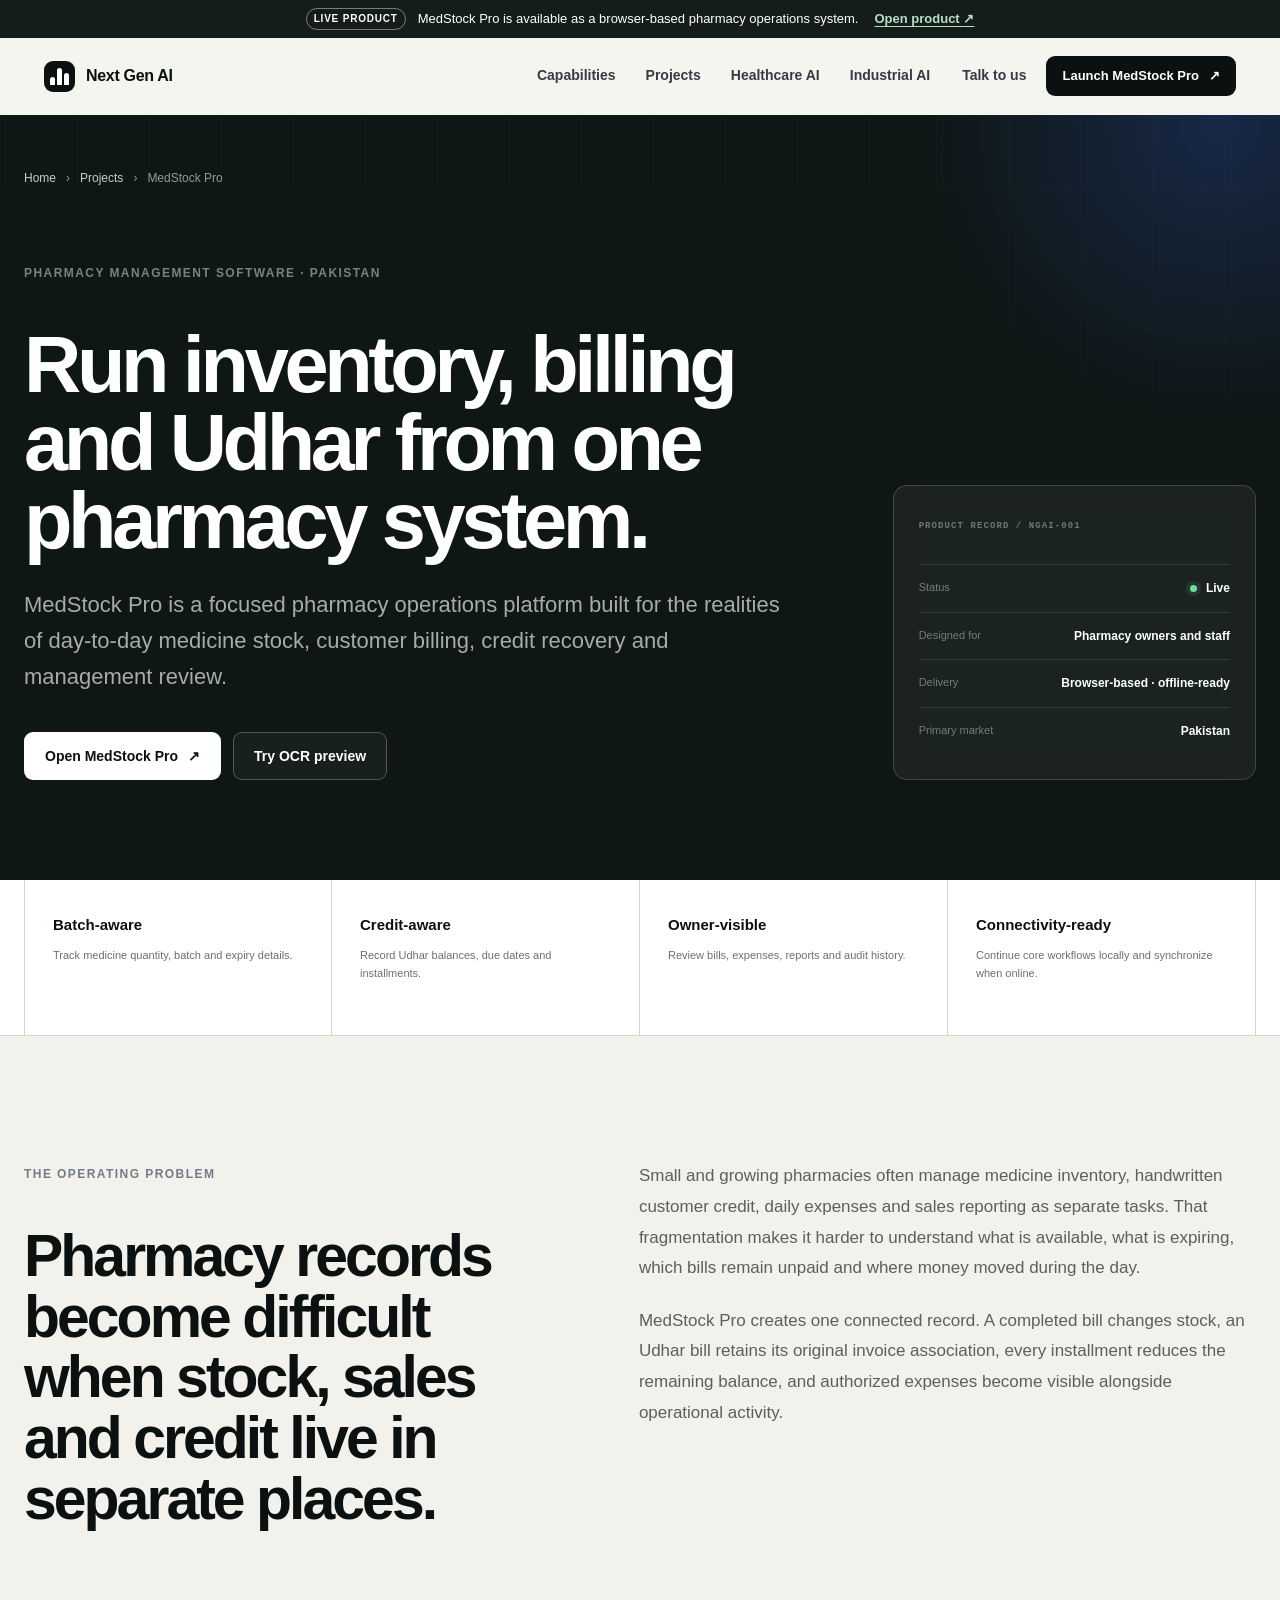
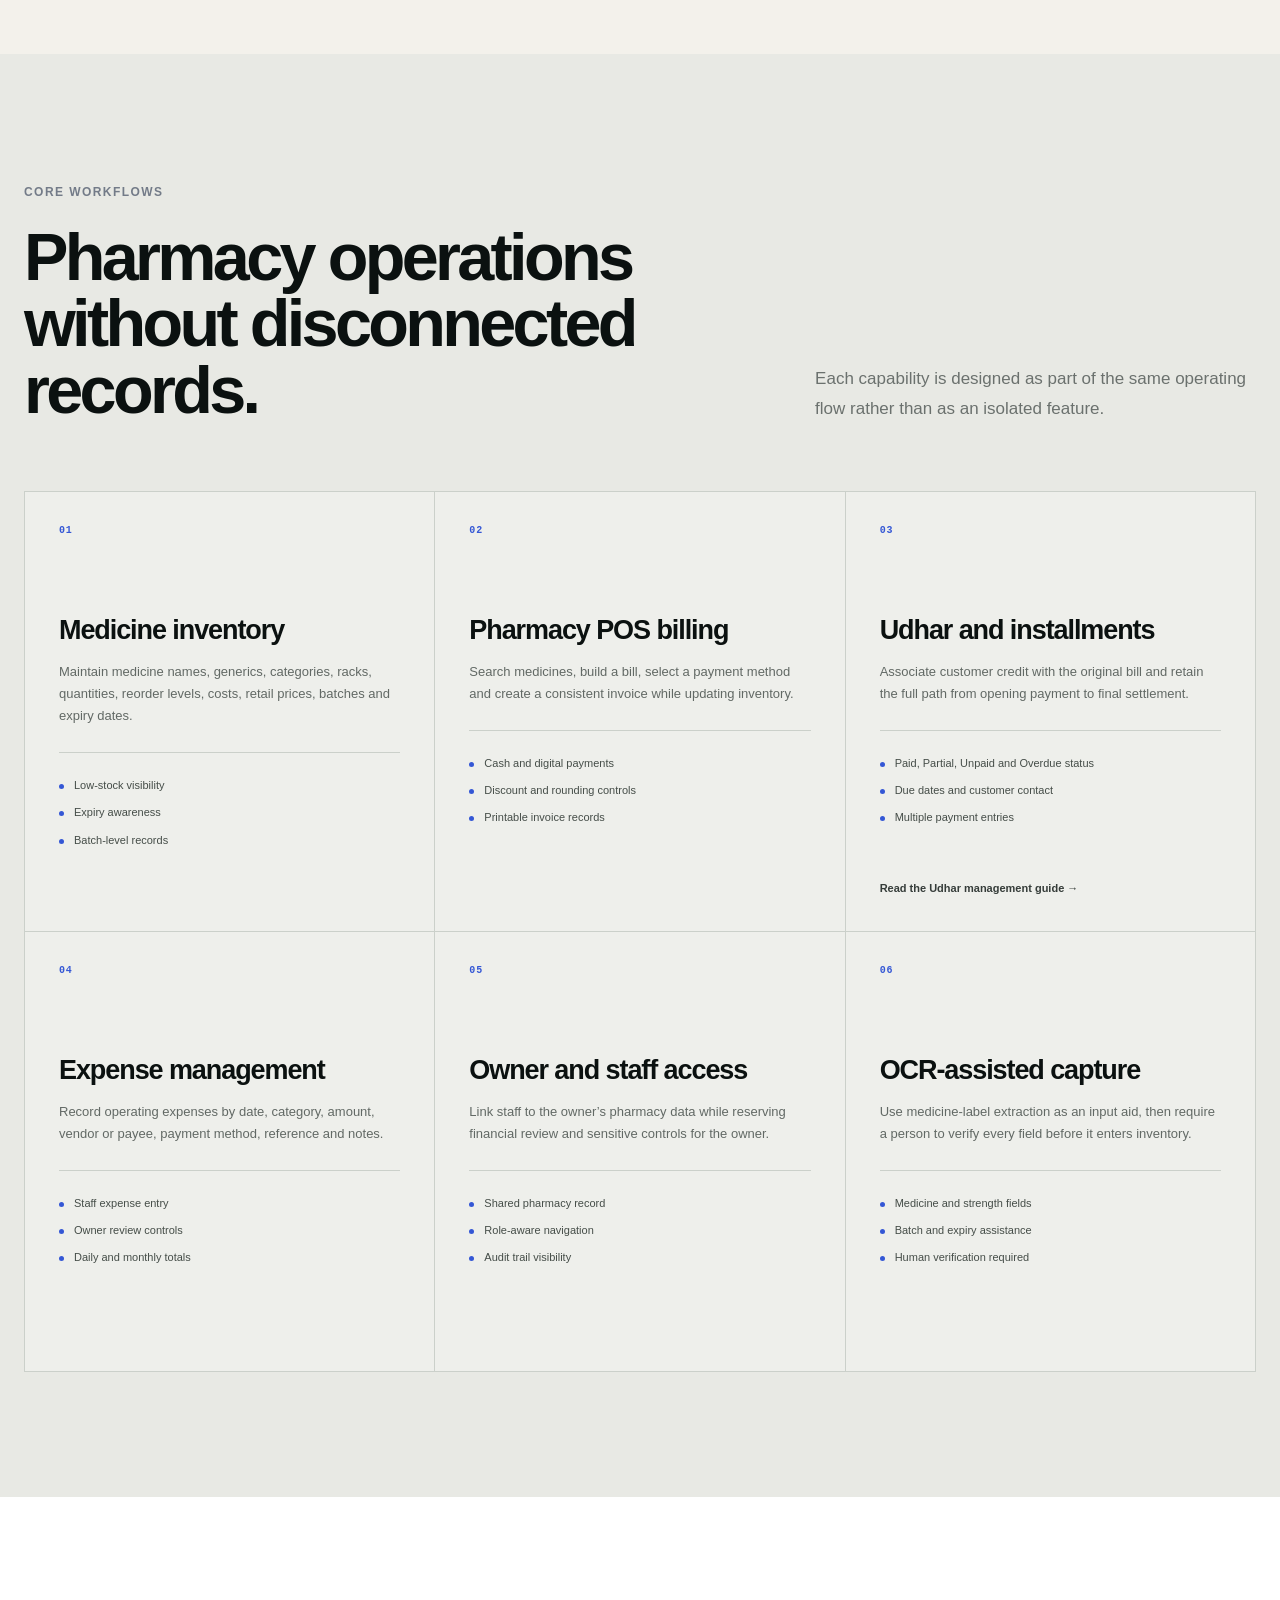
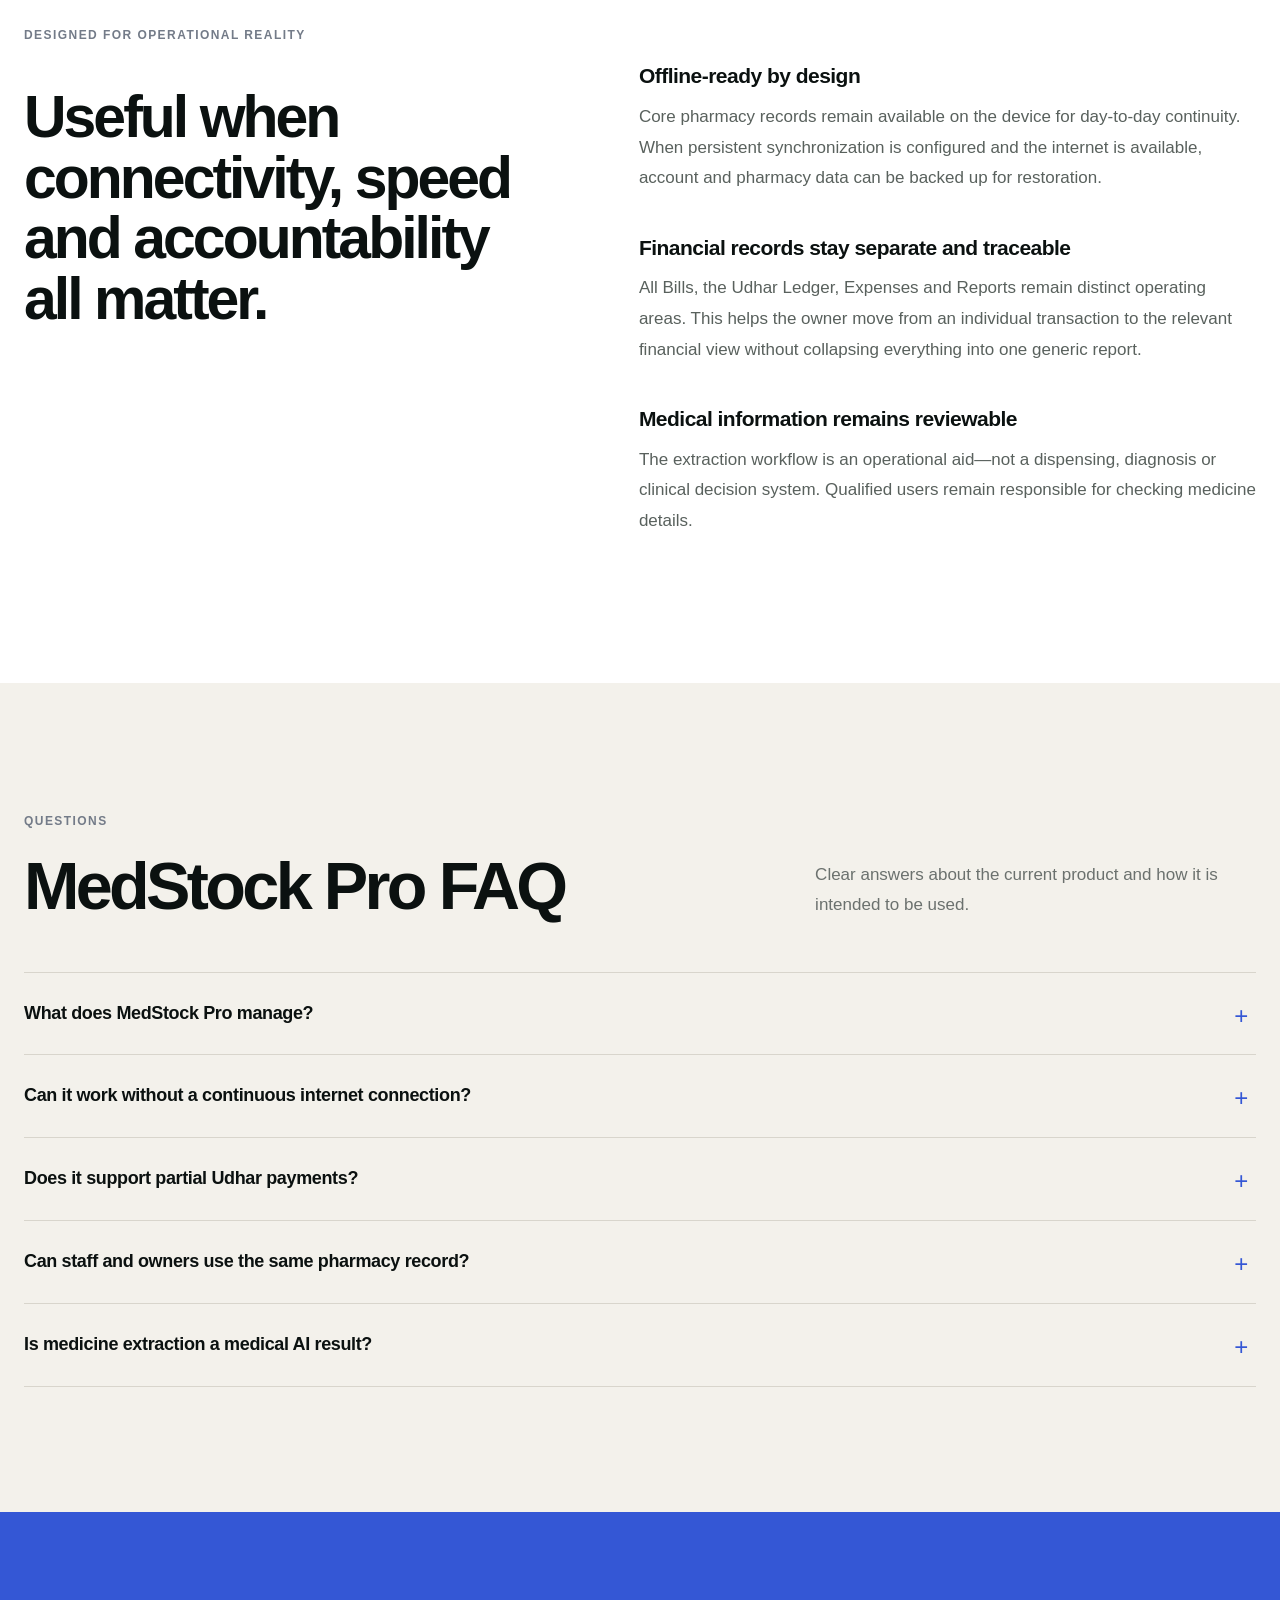
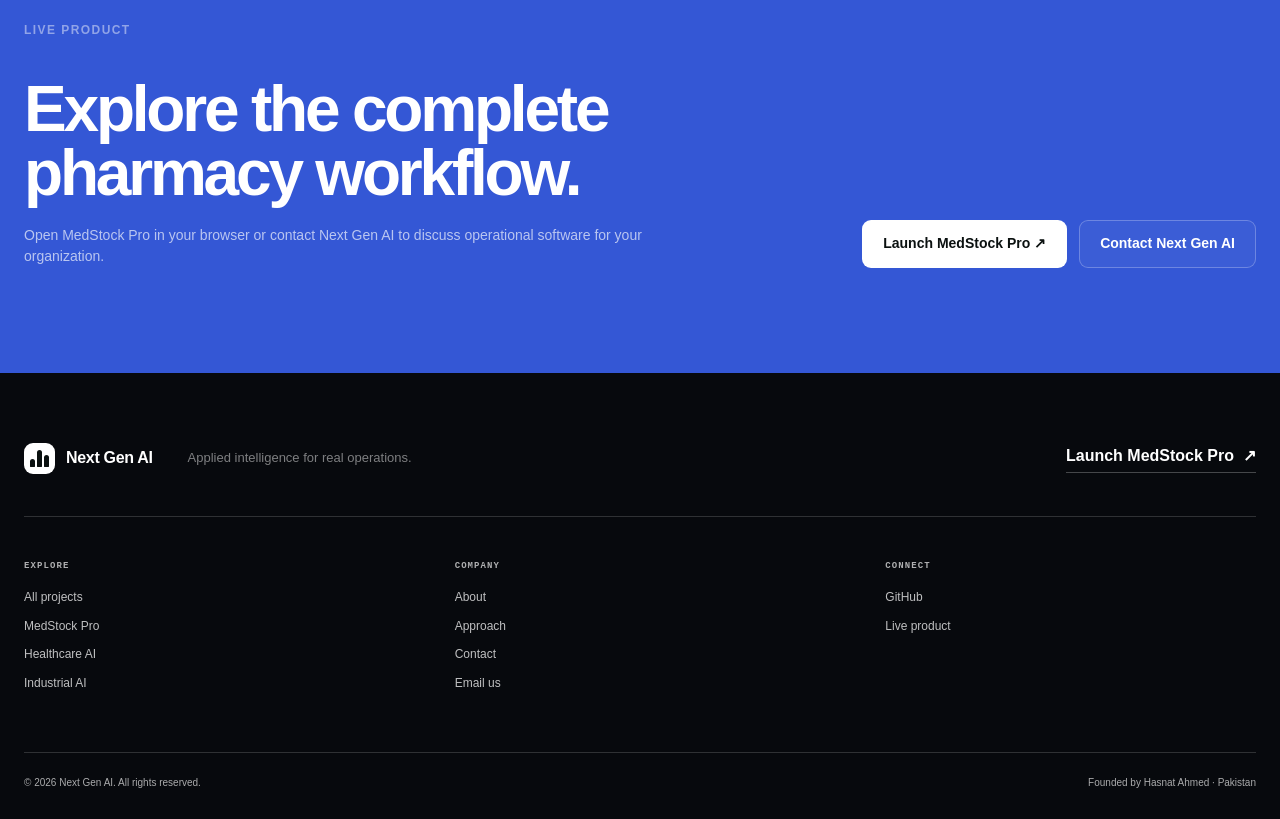
<file: medstock-pro.html>
<!DOCTYPE html>
<html lang="en">
<head>
  <meta charset="UTF-8">
  <meta name="viewport" content="width=device-width, initial-scale=1.0">
  <meta name="theme-color" content="#0b1110">
  <title>Pharmacy Management Software in Pakistan | MedStock Pro</title>
  <meta name="description" content="MedStock Pro is pharmacy software for Pakistan with batch inventory, POS billing, Udhar installments, expenses, expiry alerts and offline-ready workflows.">
  <meta name="author" content="Next Gen AI">
  <meta name="robots" content="index,follow,max-image-preview:large,max-snippet:-1,max-video-preview:-1">
  <link rel="canonical" href="https://www.nextaigen.org/medstock-pro.html">
  <link rel="alternate" hreflang="en" href="https://www.nextaigen.org/medstock-pro.html">
  <link rel="alternate" hreflang="x-default" href="https://www.nextaigen.org/medstock-pro.html">
  <link rel="icon" type="image/png" sizes="32x32" href="assets/favicon-32.png">

  <meta property="og:site_name" content="Next Gen AI">
  <meta property="og:title" content="Pharmacy Management Software in Pakistan | MedStock Pro">
  <meta property="og:description" content="Batch-aware inventory, POS billing, Udhar installments, expenses and offline-ready pharmacy operations in one focused system.">
  <meta property="og:type" content="website">
  <meta property="og:locale" content="en_PK">
  <meta property="og:url" content="https://www.nextaigen.org/medstock-pro.html">
  <meta property="og:image" content="https://www.nextaigen.org/assets/og-medstock.png">
  <meta property="og:image:width" content="1200">
  <meta property="og:image:height" content="630">
  <meta property="og:image:alt" content="MedStock Pro pharmacy management software">
  <meta name="twitter:card" content="summary_large_image">
  <meta name="twitter:title" content="MedStock Pro | Pharmacy Management Software">
  <meta name="twitter:description" content="Inventory, billing, Udhar and expense management for pharmacy operations in Pakistan.">
  <meta name="twitter:image" content="https://www.nextaigen.org/assets/og-medstock.png">

  <script type="application/ld+json">
  {
    "@context": "https://schema.org",
    "@graph": [
      {
        "@type": "SoftwareApplication",
        "@id": "https://www.nextaigen.org/medstock-pro.html#software",
        "name": "MedStock Pro",
        "url": "https://medstock.nextaigen.org/",
        "mainEntityOfPage": "https://www.nextaigen.org/medstock-pro.html",
        "applicationCategory": "BusinessApplication",
        "applicationSubCategory": "Pharmacy Management Software",
        "operatingSystem": "Any modern web browser",
        "inLanguage": "en",
        "description": "Pharmacy operations software with batch-aware inventory, POS billing, Udhar installments, expenses, expiry alerts, audit history and offline-ready workflows.",
        "featureList": [
          "Batch-aware medicine inventory",
          "Pharmacy POS billing",
          "Udhar and installment payment history",
          "Expense management",
          "Expiry and low-stock alerts",
          "Owner and staff access",
          "Offline-ready operation"
        ],
        "publisher": { "@id": "https://www.nextaigen.org/#organization" }
      },
      {
        "@type": "BreadcrumbList",
        "itemListElement": [
          { "@type": "ListItem", "position": 1, "name": "Home", "item": "https://www.nextaigen.org/" },
          { "@type": "ListItem", "position": 2, "name": "Projects", "item": "https://www.nextaigen.org/projects.html" },
          { "@type": "ListItem", "position": 3, "name": "MedStock Pro", "item": "https://www.nextaigen.org/medstock-pro.html" }
        ]
      },
      {
        "@type": "FAQPage",
        "mainEntity": [
          {
            "@type": "Question",
            "name": "What does MedStock Pro manage?",
            "acceptedAnswer": { "@type": "Answer", "text": "MedStock Pro connects medicine inventory, batch and expiry records, POS billing, customer Udhar, installment payments, expenses, vendors, reports and audit history." }
          },
          {
            "@type": "Question",
            "name": "Can MedStock Pro work when the internet is unavailable?",
            "acceptedAnswer": { "@type": "Answer", "text": "The application is designed with offline-ready local operation. Persistent synchronization can back up approved account and pharmacy data when an internet connection is available." }
          },
          {
            "@type": "Question",
            "name": "Does MedStock Pro support partial Udhar payments?",
            "acceptedAnswer": { "@type": "Answer", "text": "Yes. A bill can record an opening payment, a remaining balance, a due date and multiple installment payments with a complete payment history." }
          }
        ]
      }
    ]
  }
  </script>
  <link rel="stylesheet" href="styles.css">
</head>
<body class="detail-page medstock-detail-page">
  <a class="skip-link" href="#main">Skip to content</a>

  <div class="announcement" role="status">
    <div class="announcement-inner">
      <span class="announcement-label">Live product</span>
      <span>MedStock Pro is available as a browser-based pharmacy operations system.</span>
      <a href="https://medstock.nextaigen.org/" target="_blank" rel="noopener noreferrer">Open product <span aria-hidden="true">↗</span></a>
    </div>
  </div>

  <header class="site-header" id="siteHeader">
    <div class="nav-shell">
      <a class="brand" href="index.html" aria-label="Next Gen AI home"><span class="brand-mark" aria-hidden="true"><i></i><i></i><i></i></span><span>Next Gen AI</span></a>
      <nav class="desktop-nav" aria-label="Primary navigation">
        <a href="index.html#capabilities">Capabilities</a>
        <a href="projects.html">Projects</a>
        <a href="healthcare-ai-solutions.html">Healthcare AI</a>
        <a href="industrial-ai-solutions.html">Industrial AI</a>
      </nav>
      <div class="nav-actions">
        <a class="text-link desktop-only" href="index.html#contact">Talk to us</a>
        <a class="button button-dark button-small desktop-only" href="https://medstock.nextaigen.org/" target="_blank" rel="noopener noreferrer">Launch MedStock Pro <span aria-hidden="true">↗</span></a>
        <button class="menu-toggle" id="menuToggle" type="button" aria-expanded="false" aria-controls="mobileNav" aria-label="Open navigation"><span></span><span></span></button>
      </div>
    </div>
    <nav class="mobile-nav" id="mobileNav" aria-label="Mobile navigation">
      <a href="index.html#capabilities">Capabilities</a><a href="projects.html">Projects</a><a href="healthcare-ai-solutions.html">Healthcare AI</a><a href="industrial-ai-solutions.html">Industrial AI</a><a href="index.html#contact">Talk to us</a>
      <a class="button button-dark" href="https://medstock.nextaigen.org/" target="_blank" rel="noopener noreferrer">Launch MedStock Pro <span aria-hidden="true">↗</span></a>
    </nav>
  </header>

  <main id="main">
    <section class="detail-hero">
      <div class="detail-hero-grid" aria-hidden="true"></div>
      <div class="container">
        <nav class="breadcrumbs reveal" aria-label="Breadcrumb"><a href="index.html">Home</a><span>›</span><a href="projects.html">Projects</a><span>›</span><span aria-current="page">MedStock Pro</span></nav>
        <div class="detail-hero-layout">
          <div class="detail-hero-copy reveal">
            <span class="kicker light-kicker">Pharmacy management software · Pakistan</span>
            <h1>Run inventory, billing and Udhar from one pharmacy system.</h1>
            <p>MedStock Pro is a focused pharmacy operations platform built for the realities of day-to-day medicine stock, customer billing, credit recovery and management review.</p>
            <div class="hero-actions">
              <a class="button button-light" href="https://medstock.nextaigen.org/" target="_blank" rel="noopener noreferrer">Open MedStock Pro <span aria-hidden="true">↗</span></a>
              <a class="button button-ghost" href="index.html#ocr-lab">Try OCR preview</a>
            </div>
          </div>
          <aside class="detail-summary reveal delay-1" aria-label="MedStock Pro summary">
            <span>PRODUCT RECORD / NGAI-001</span>
            <dl>
              <div><dt>Status</dt><dd><i></i> Live</dd></div>
              <div><dt>Designed for</dt><dd>Pharmacy owners and staff</dd></div>
              <div><dt>Delivery</dt><dd>Browser-based · offline-ready</dd></div>
              <div><dt>Primary market</dt><dd>Pakistan</dd></div>
            </dl>
          </aside>
        </div>
      </div>
    </section>

    <section class="detail-signal">
      <div class="container detail-signal-grid">
        <div><strong>Batch-aware</strong><span>Track medicine quantity, batch and expiry details.</span></div>
        <div><strong>Credit-aware</strong><span>Record Udhar balances, due dates and installments.</span></div>
        <div><strong>Owner-visible</strong><span>Review bills, expenses, reports and audit history.</span></div>
        <div><strong>Connectivity-ready</strong><span>Continue core workflows locally and synchronize when online.</span></div>
      </div>
    </section>

    <section class="section detail-intro">
      <div class="container editorial-grid">
        <div class="editorial-heading reveal"><span class="kicker">The operating problem</span><h2>Pharmacy records become difficult when stock, sales and credit live in separate places.</h2></div>
        <div class="editorial-copy reveal delay-1">
          <p>Small and growing pharmacies often manage medicine inventory, handwritten customer credit, daily expenses and sales reporting as separate tasks. That fragmentation makes it harder to understand what is available, what is expiring, which bills remain unpaid and where money moved during the day.</p>
          <p>MedStock Pro creates one connected record. A completed bill changes stock, an Udhar bill retains its original invoice association, every installment reduces the remaining balance, and authorized expenses become visible alongside operational activity.</p>
        </div>
      </div>
    </section>

    <section class="section detail-features">
      <div class="container">
        <div class="section-heading reveal"><div><span class="kicker">Core workflows</span><h2>Pharmacy operations without disconnected records.</h2></div><p>Each capability is designed as part of the same operating flow rather than as an isolated feature.</p></div>
        <div class="detail-card-grid">
          <article class="detail-card reveal"><span>01</span><h3>Medicine inventory</h3><p>Maintain medicine names, generics, categories, racks, quantities, reorder levels, costs, retail prices, batches and expiry dates.</p><ul><li>Low-stock visibility</li><li>Expiry awareness</li><li>Batch-level records</li></ul></article>
          <article class="detail-card reveal delay-1"><span>02</span><h3>Pharmacy POS billing</h3><p>Search medicines, build a bill, select a payment method and create a consistent invoice while updating inventory.</p><ul><li>Cash and digital payments</li><li>Discount and rounding controls</li><li>Printable invoice records</li></ul></article>
          <article class="detail-card reveal delay-2"><span>03</span><h3>Udhar and installments</h3><p>Associate customer credit with the original bill and retain the full path from opening payment to final settlement.</p><ul><li>Paid, Partial, Unpaid and Overdue status</li><li>Due dates and customer contact</li><li>Multiple payment entries</li></ul><a class="quiet-link detail-link" href="pharmacy-udhar-management.html">Read the Udhar management guide →</a></article>
          <article class="detail-card reveal"><span>04</span><h3>Expense management</h3><p>Record operating expenses by date, category, amount, vendor or payee, payment method, reference and notes.</p><ul><li>Staff expense entry</li><li>Owner review controls</li><li>Daily and monthly totals</li></ul></article>
          <article class="detail-card reveal delay-1"><span>05</span><h3>Owner and staff access</h3><p>Link staff to the owner’s pharmacy data while reserving financial review and sensitive controls for the owner.</p><ul><li>Shared pharmacy record</li><li>Role-aware navigation</li><li>Audit trail visibility</li></ul></article>
          <article class="detail-card reveal delay-2"><span>06</span><h3>OCR-assisted capture</h3><p>Use medicine-label extraction as an input aid, then require a person to verify every field before it enters inventory.</p><ul><li>Medicine and strength fields</li><li>Batch and expiry assistance</li><li>Human verification required</li></ul></article>
        </div>
      </div>
    </section>

    <section class="section detail-process">
      <div class="container editorial-grid">
        <div class="editorial-heading reveal"><span class="kicker">Designed for operational reality</span><h2>Useful when connectivity, speed and accountability all matter.</h2></div>
        <div class="editorial-copy reveal delay-1">
          <h3>Offline-ready by design</h3>
          <p>Core pharmacy records remain available on the device for day-to-day continuity. When persistent synchronization is configured and the internet is available, account and pharmacy data can be backed up for restoration.</p>
          <h3>Financial records stay separate and traceable</h3>
          <p>All Bills, the Udhar Ledger, Expenses and Reports remain distinct operating areas. This helps the owner move from an individual transaction to the relevant financial view without collapsing everything into one generic report.</p>
          <h3>Medical information remains reviewable</h3>
          <p>The extraction workflow is an operational aid—not a dispensing, diagnosis or clinical decision system. Qualified users remain responsible for checking medicine details.</p>
        </div>
      </div>
    </section>

    <section class="section detail-faq">
      <div class="container">
        <div class="section-heading compact reveal"><div><span class="kicker">Questions</span><h2>MedStock Pro FAQ</h2></div><p>Clear answers about the current product and how it is intended to be used.</p></div>
        <div class="faq-list">
          <details class="reveal"><summary>What does MedStock Pro manage?</summary><p>It connects pharmacy inventory, batches, expiry dates, POS billing, customer Udhar, installment payments, expenses, vendors, reports and audit history.</p></details>
          <details class="reveal"><summary>Can it work without a continuous internet connection?</summary><p>The application is offline-ready for core local workflows. Persistent cloud synchronization requires an internet connection when backing up or restoring data.</p></details>
          <details class="reveal"><summary>Does it support partial Udhar payments?</summary><p>Yes. A bill can retain an opening payment, remaining balance, due date and multiple later installments with complete payment history.</p></details>
          <details class="reveal"><summary>Can staff and owners use the same pharmacy record?</summary><p>Yes. Staff accounts can be linked to an owner pharmacy. Role controls reserve selected financial and administrative actions for the owner.</p></details>
          <details class="reveal"><summary>Is medicine extraction a medical AI result?</summary><p>No. OCR-assisted extraction is an input workflow and every field must be checked by a qualified user. It must not be used for diagnosis, dispensing or clinical decisions.</p></details>
        </div>
      </div>
    </section>

    <section class="detail-cta">
      <div class="container detail-cta-inner reveal"><div><span class="kicker light-kicker">Live product</span><h2>Explore the complete pharmacy workflow.</h2><p>Open MedStock Pro in your browser or contact Next Gen AI to discuss operational software for your organization.</p></div><div class="hero-actions"><a class="button button-light" href="https://medstock.nextaigen.org/" target="_blank" rel="noopener noreferrer">Launch MedStock Pro ↗</a><a class="button button-ghost" href="index.html#contact">Contact Next Gen AI</a></div></div>
    </section>
  </main>

  <footer class="footer">
    <div class="container">
      <div class="footer-top"><a class="brand footer-brand" href="index.html"><span class="brand-mark" aria-hidden="true"><i></i><i></i><i></i></span><span>Next Gen AI</span></a><p>Applied intelligence for real operations.</p><a class="inline-arrow footer-product" href="https://medstock.nextaigen.org/" target="_blank" rel="noopener noreferrer">Launch MedStock Pro <span aria-hidden="true">↗</span></a></div>
      <div class="footer-nav"><div><span>Explore</span><a href="projects.html">All projects</a><a href="medstock-pro.html">MedStock Pro</a><a href="healthcare-ai-solutions.html">Healthcare AI</a><a href="industrial-ai-solutions.html">Industrial AI</a></div><div><span>Company</span><a href="index.html#company">About</a><a href="index.html#approach">Approach</a><a href="index.html#contact">Contact</a><a href="#" class="js-email" data-email-user="hasnat010122" data-email-domain="gmail.com">Email us</a></div><div><span>Connect</span><a href="https://github.com/hasnat010122-dev" target="_blank" rel="noopener noreferrer">GitHub</a><a href="https://medstock.nextaigen.org/" target="_blank" rel="noopener noreferrer">Live product</a></div></div>
      <div class="footer-bottom"><span>© 2026 Next Gen AI. All rights reserved.</span><span>Founded by Hasnat Ahmed · Pakistan</span></div>
    </div>
  </footer>
  <div class="toast" id="toast" role="status" aria-live="polite"></div>
  <script src="script.js"></script>
</body>
</html>
</file>
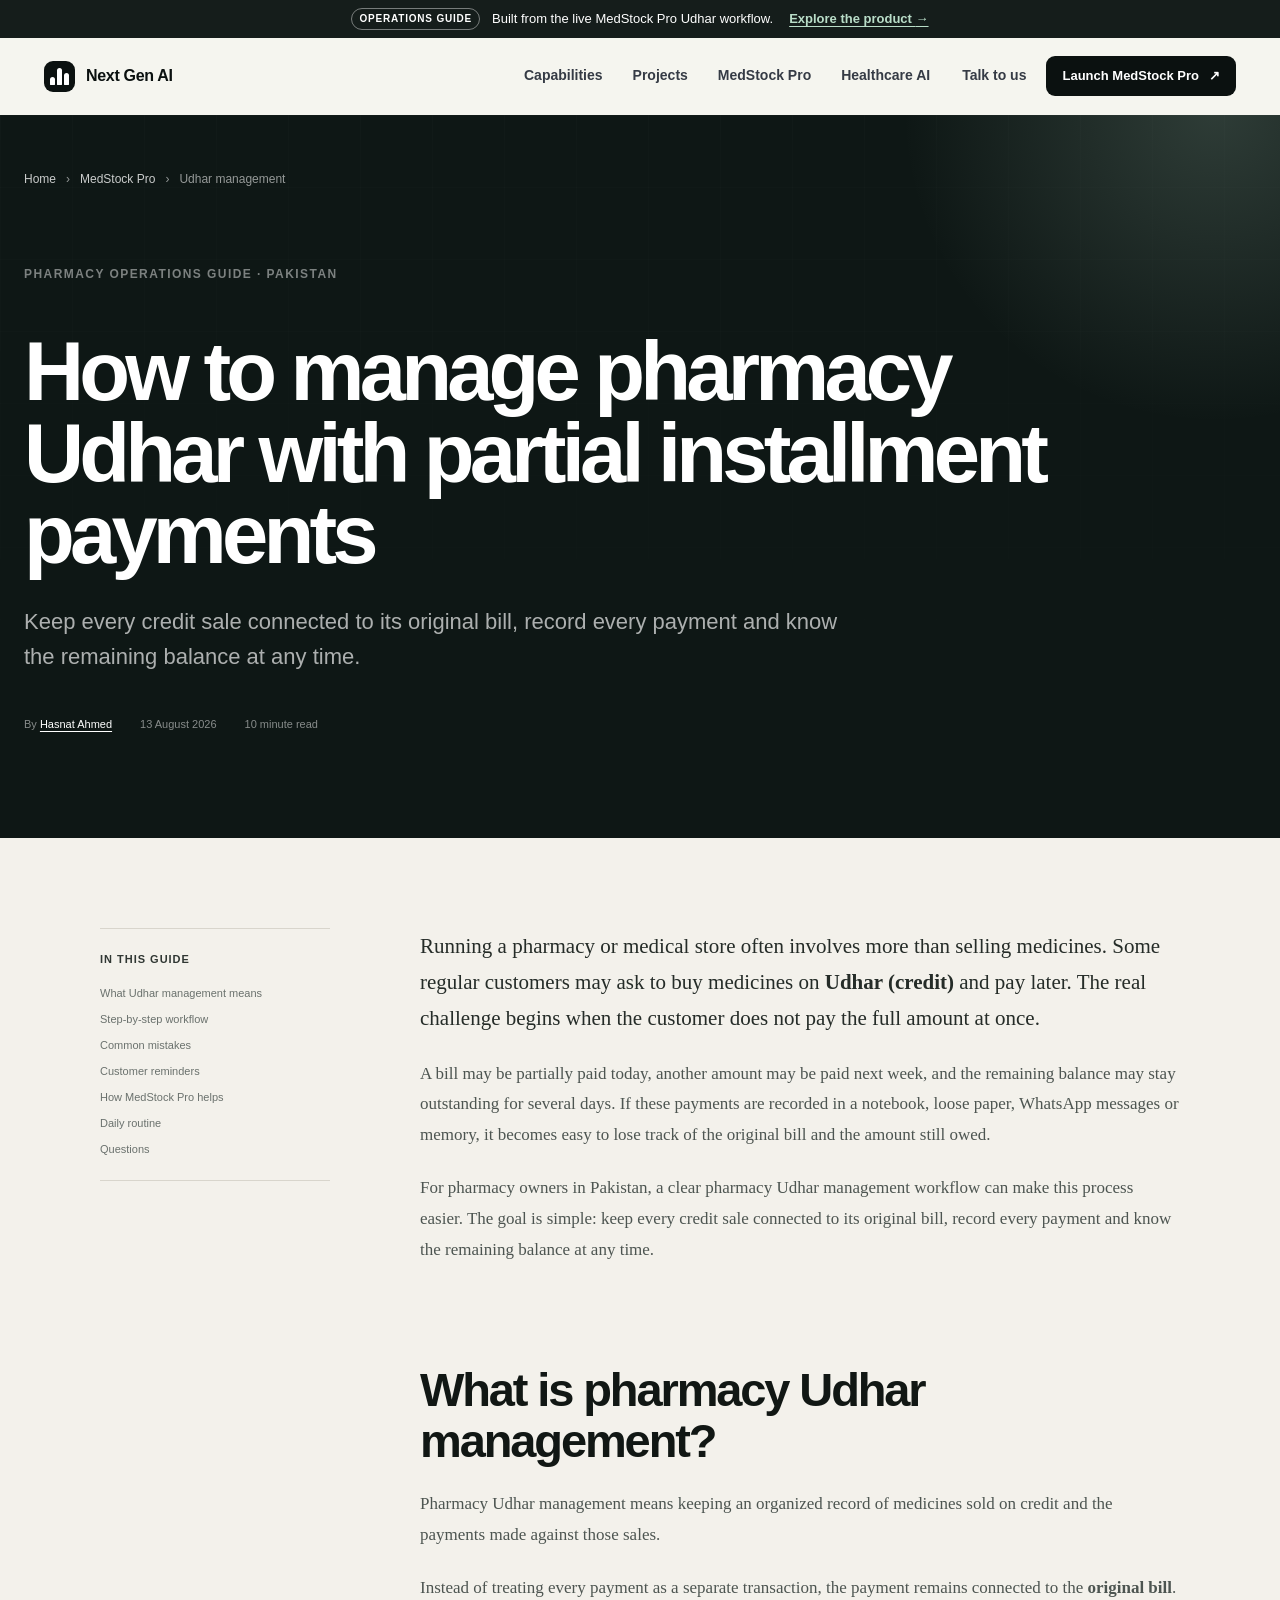
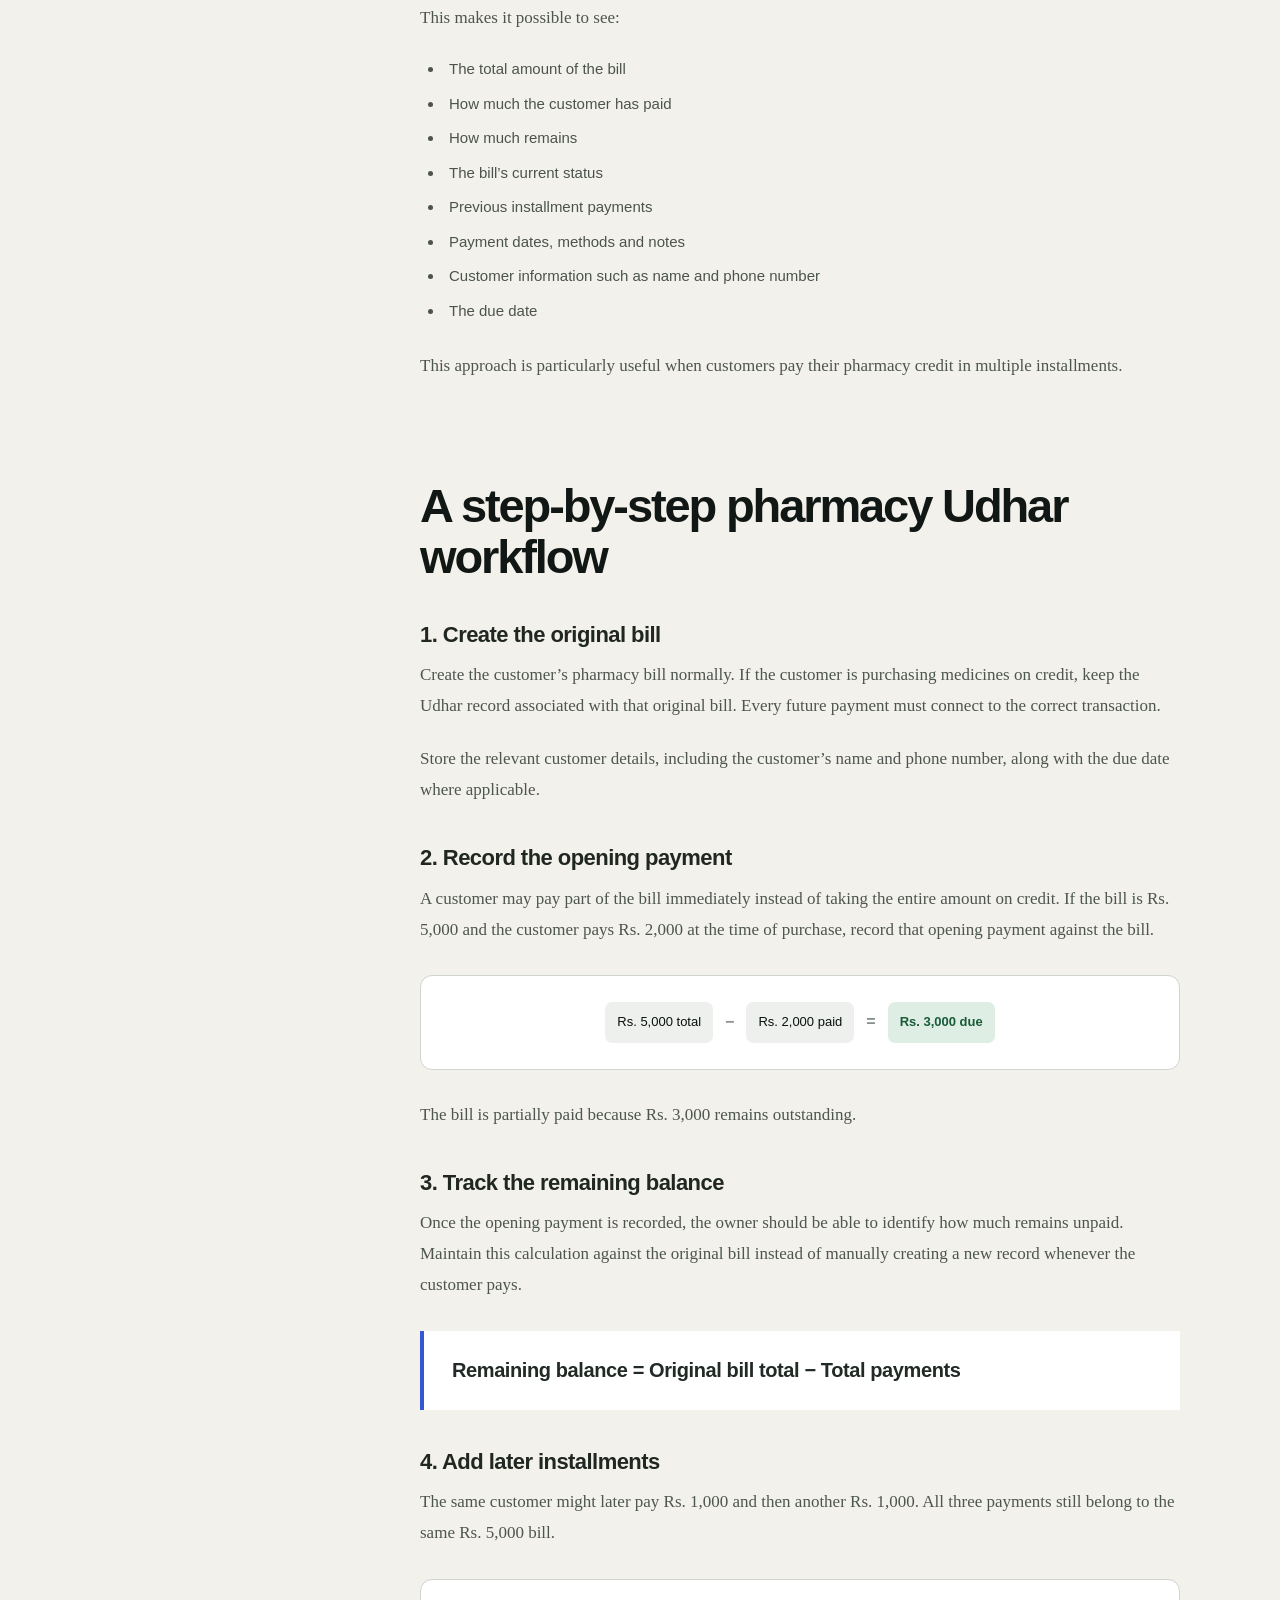
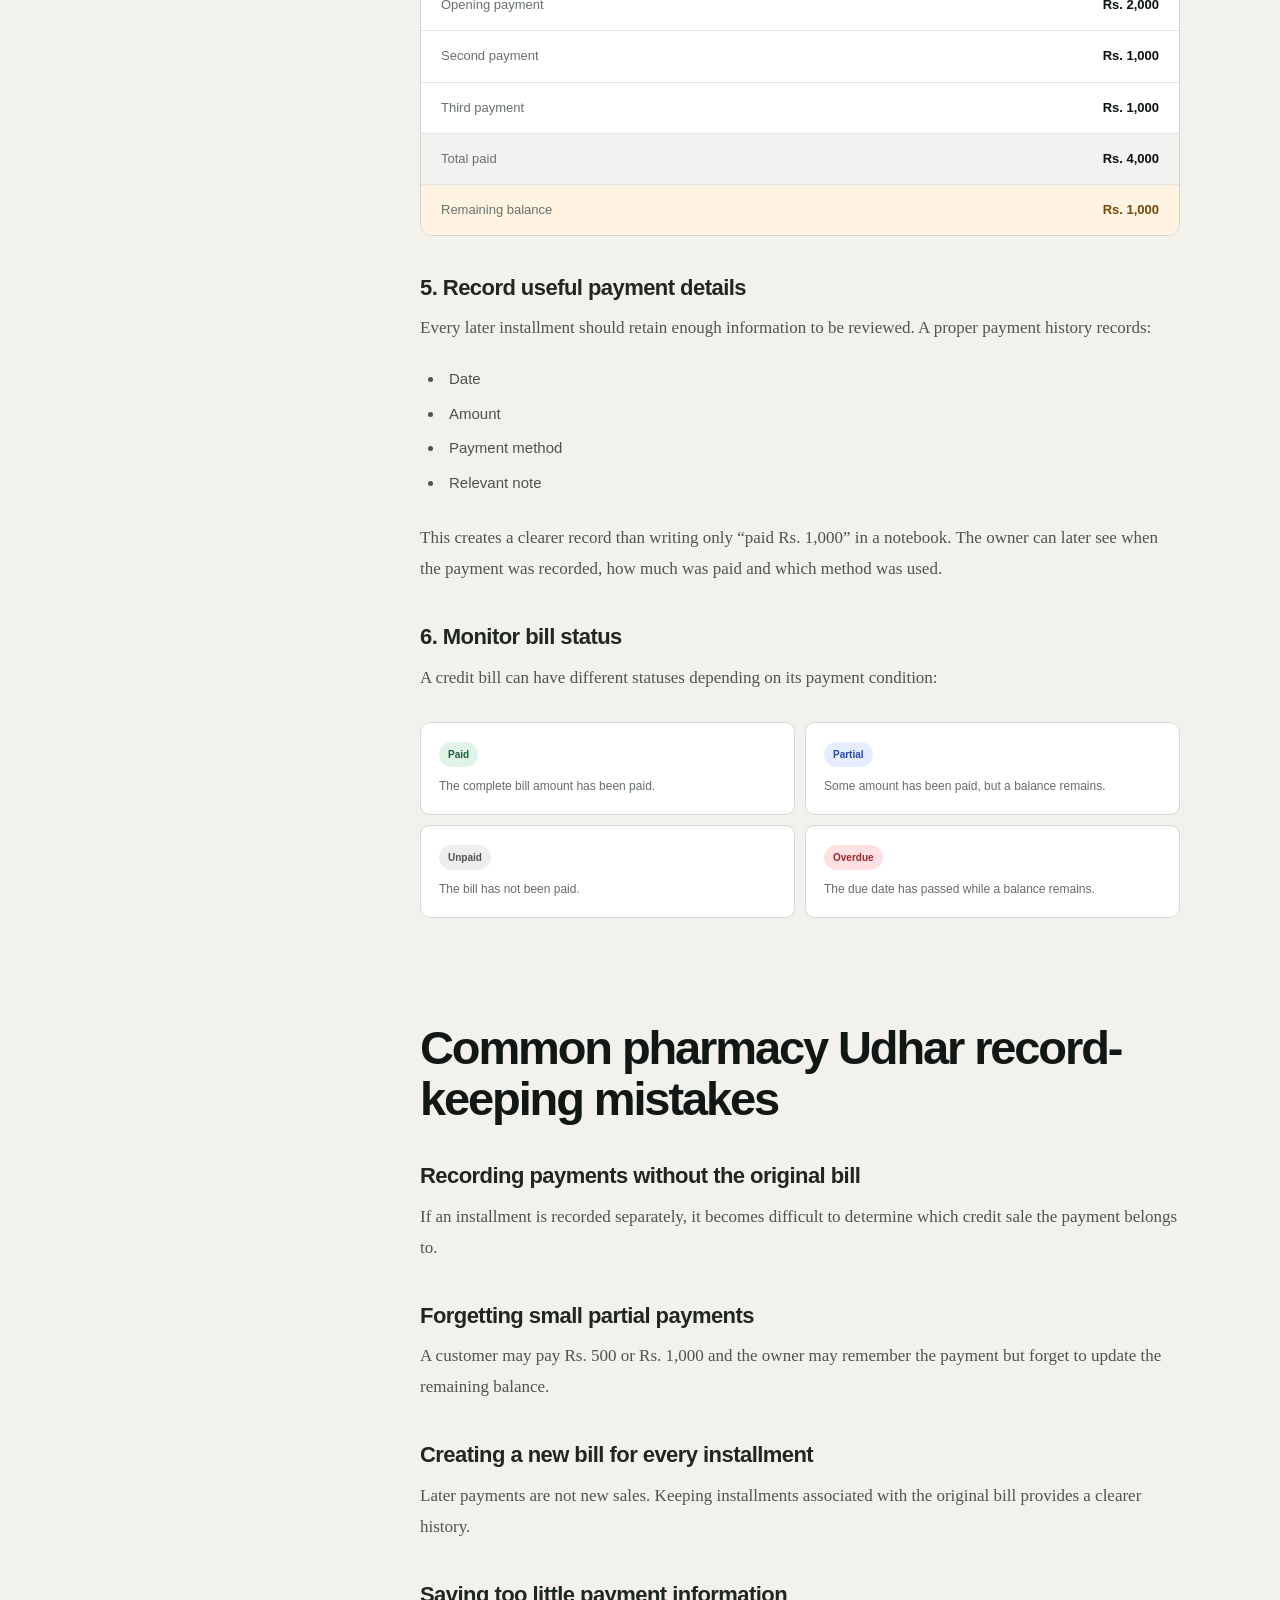
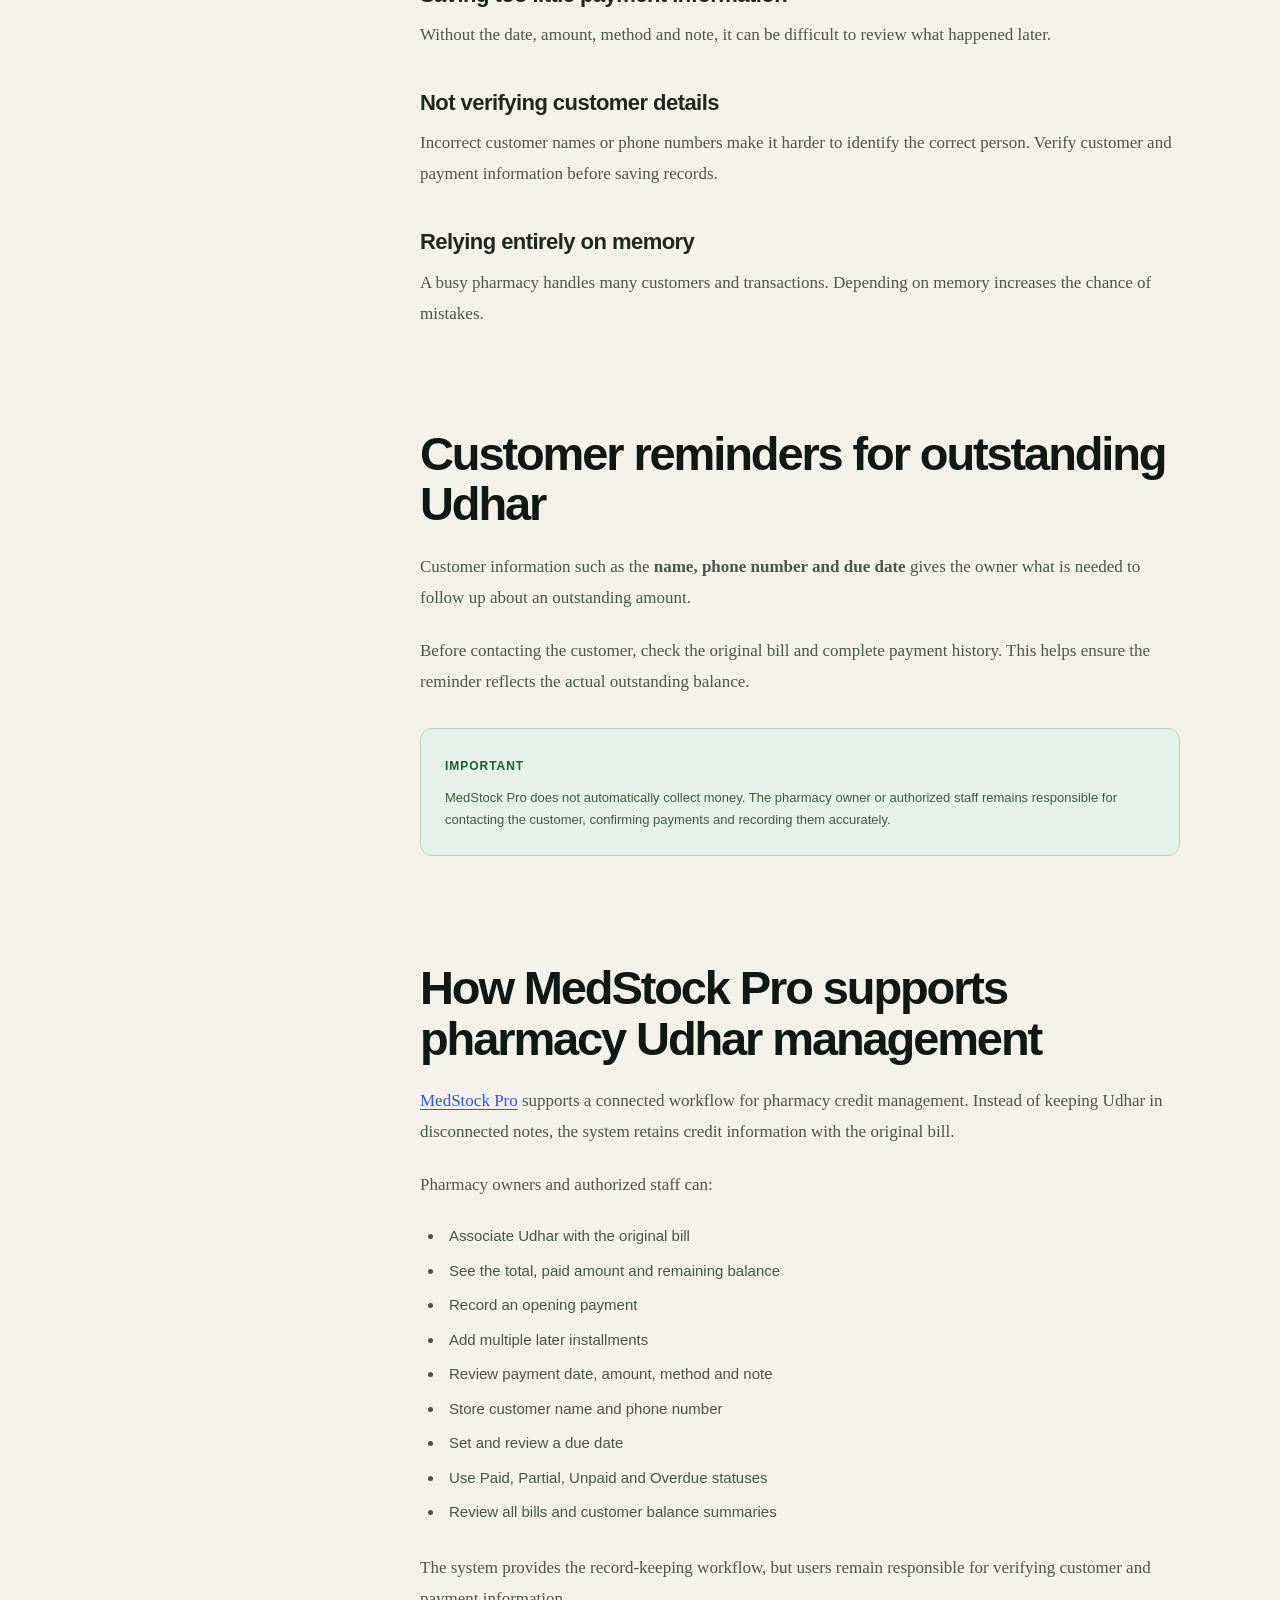
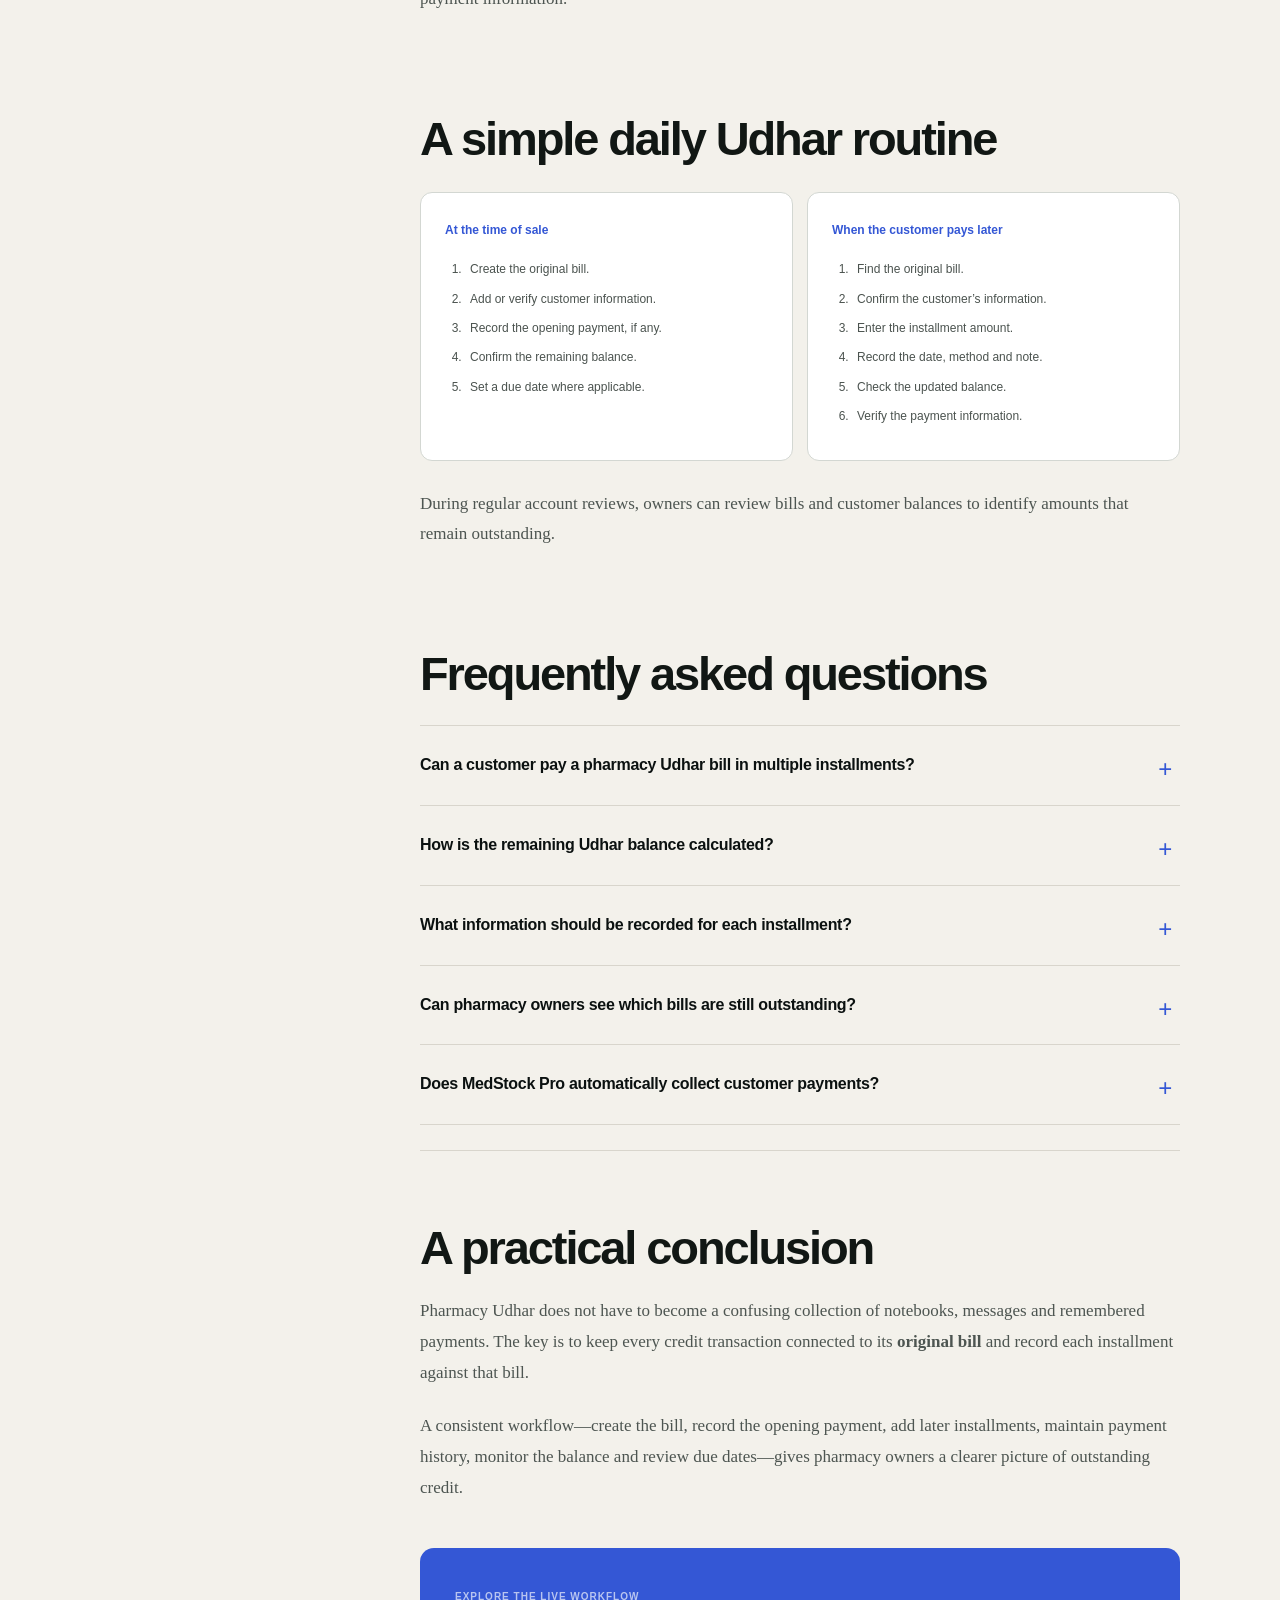
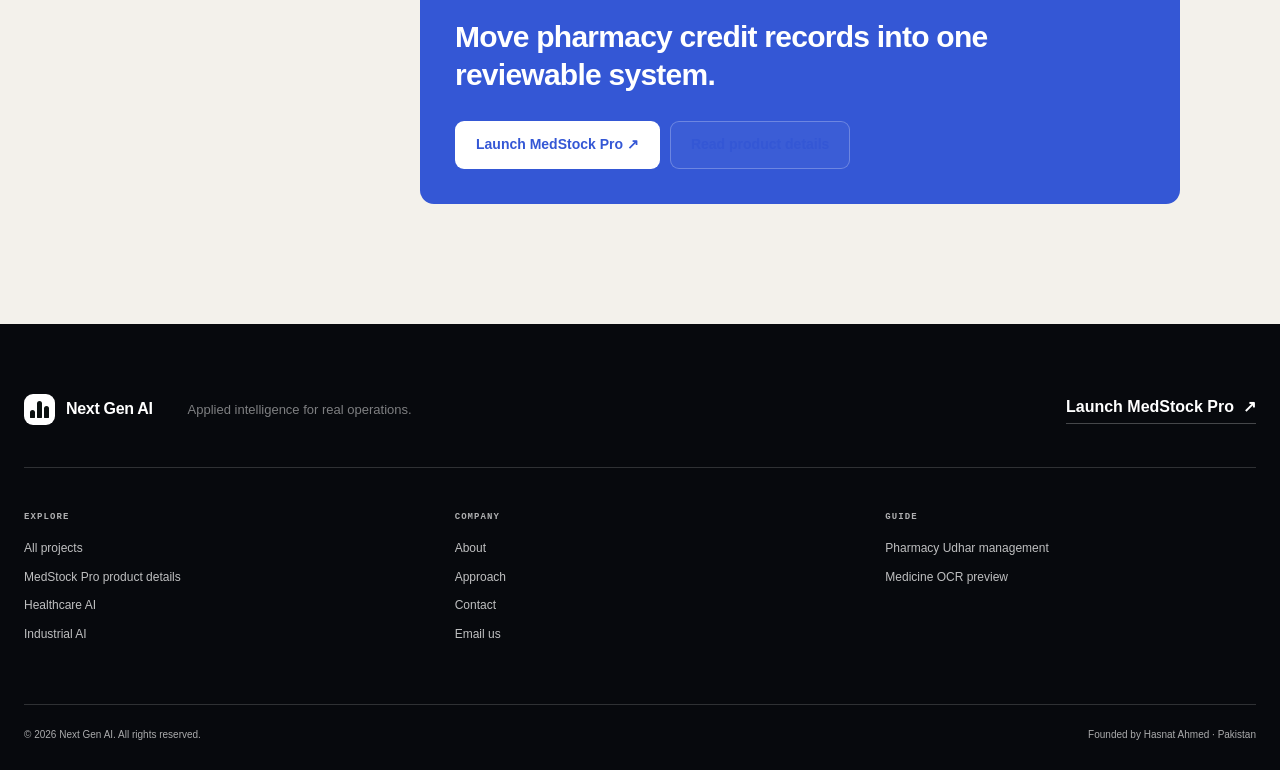
<file: pharmacy-udhar-management.html>
<!DOCTYPE html>
<html lang="en">
<head>
  <meta charset="UTF-8">
  <meta name="viewport" content="width=device-width, initial-scale=1.0">
  <meta name="theme-color" content="#0b1110">
  <title>How to Manage Pharmacy Udhar &amp; Installments | MedStock Pro</title>
  <meta name="description" content="Learn how to manage pharmacy Udhar, partial payments, installments, balances and due dates with a practical workflow for medical stores in Pakistan.">
  <meta name="author" content="Hasnat Ahmed">
  <meta name="robots" content="index,follow,max-image-preview:large,max-snippet:-1,max-video-preview:-1">
  <link rel="canonical" href="https://www.nextaigen.org/pharmacy-udhar-management.html">
  <link rel="alternate" hreflang="en" href="https://www.nextaigen.org/pharmacy-udhar-management.html">
  <link rel="alternate" hreflang="x-default" href="https://www.nextaigen.org/pharmacy-udhar-management.html">
  <link rel="icon" type="image/png" sizes="32x32" href="assets/favicon-32.png">

  <meta property="og:site_name" content="Next Gen AI">
  <meta property="og:title" content="How to Manage Pharmacy Udhar with Partial Installments">
  <meta property="og:description" content="A practical credit-ledger workflow for original bills, opening payments, later installments, balances and due dates.">
  <meta property="og:type" content="article">
  <meta property="og:locale" content="en_PK">
  <meta property="og:url" content="https://www.nextaigen.org/pharmacy-udhar-management.html">
  <meta property="og:image" content="https://www.nextaigen.org/assets/og-udhar.png">
  <meta property="og:image:width" content="1200">
  <meta property="og:image:height" content="630">
  <meta property="og:image:alt" content="Guide to managing pharmacy Udhar with partial installments">
  <meta property="article:published_time" content="2026-08-13">
  <meta property="article:modified_time" content="2026-08-13">
  <meta property="article:author" content="Hasnat Ahmed">
  <meta name="twitter:card" content="summary_large_image">
  <meta name="twitter:title" content="How to Manage Pharmacy Udhar &amp; Installments">
  <meta name="twitter:description" content="A practical pharmacy credit-ledger workflow for medical stores in Pakistan.">
  <meta name="twitter:image" content="https://www.nextaigen.org/assets/og-udhar.png">

  <script type="application/ld+json">
  {
    "@context": "https://schema.org",
    "@graph": [
      {
        "@type": "Article",
        "@id": "https://www.nextaigen.org/pharmacy-udhar-management.html#article",
        "headline": "How to Manage Pharmacy Udhar with Partial Installment Payments",
        "description": "A practical workflow for managing original Udhar bills, opening payments, later installments, balances, statuses and due dates in a pharmacy.",
        "image": "https://www.nextaigen.org/assets/og-udhar.png",
        "datePublished": "2026-08-13",
        "dateModified": "2026-08-13",
        "inLanguage": "en",
        "mainEntityOfPage": "https://www.nextaigen.org/pharmacy-udhar-management.html",
        "author": {
          "@type": "Person",
          "name": "Hasnat Ahmed",
          "url": "https://www.nextaigen.org/#company"
        },
        "publisher": { "@id": "https://www.nextaigen.org/#organization" },
        "about": { "@id": "https://www.nextaigen.org/medstock-pro.html#software" }
      },
      {
        "@type": "BreadcrumbList",
        "itemListElement": [
          { "@type": "ListItem", "position": 1, "name": "Home", "item": "https://www.nextaigen.org/" },
          { "@type": "ListItem", "position": 2, "name": "MedStock Pro", "item": "https://www.nextaigen.org/medstock-pro.html" },
          { "@type": "ListItem", "position": 3, "name": "Pharmacy Udhar Management", "item": "https://www.nextaigen.org/pharmacy-udhar-management.html" }
        ]
      },
      {
        "@type": "FAQPage",
        "mainEntity": [
          {
            "@type": "Question",
            "name": "Can a customer pay a pharmacy Udhar bill in multiple installments?",
            "acceptedAnswer": { "@type": "Answer", "text": "Yes. A bill can have an opening payment and multiple later installment payments, with every payment remaining associated with the original bill." }
          },
          {
            "@type": "Question",
            "name": "How is the remaining pharmacy Udhar balance calculated?",
            "acceptedAnswer": { "@type": "Answer", "text": "The remaining balance is calculated by subtracting total payments from the original bill total." }
          },
          {
            "@type": "Question",
            "name": "What information should be recorded for each installment?",
            "acceptedAnswer": { "@type": "Answer", "text": "A useful payment history records the payment date, amount, payment method and a relevant note." }
          },
          {
            "@type": "Question",
            "name": "Can pharmacy owners see which bills are still outstanding?",
            "acceptedAnswer": { "@type": "Answer", "text": "MedStock Pro owners can review bills and use Partial, Unpaid and Overdue statuses to identify outstanding balances." }
          },
          {
            "@type": "Question",
            "name": "Does MedStock Pro automatically collect payments from customers?",
            "acceptedAnswer": { "@type": "Answer", "text": "No. The pharmacy owner or authorized staff remains responsible for customer follow-up, recording payments and verifying payment information." }
          }
        ]
      }
    ]
  }
  </script>
  <link rel="stylesheet" href="styles.css">
</head>
<body class="article-page">
  <a class="skip-link" href="#main">Skip to content</a>

  <div class="announcement" role="status"><div class="announcement-inner"><span class="announcement-label">Operations guide</span><span>Built from the live MedStock Pro Udhar workflow.</span><a href="medstock-pro.html">Explore the product <span aria-hidden="true">→</span></a></div></div>

  <header class="site-header" id="siteHeader">
    <div class="nav-shell">
      <a class="brand" href="index.html" aria-label="Next Gen AI home"><span class="brand-mark" aria-hidden="true"><i></i><i></i><i></i></span><span>Next Gen AI</span></a>
      <nav class="desktop-nav" aria-label="Primary navigation"><a href="index.html#capabilities">Capabilities</a><a href="projects.html">Projects</a><a href="medstock-pro.html">MedStock Pro</a><a href="healthcare-ai-solutions.html">Healthcare AI</a></nav>
      <div class="nav-actions"><a class="text-link desktop-only" href="index.html#contact">Talk to us</a><a class="button button-dark button-small desktop-only" href="https://medstock.nextaigen.org/" target="_blank" rel="noopener noreferrer">Launch MedStock Pro <span aria-hidden="true">↗</span></a><button class="menu-toggle" id="menuToggle" type="button" aria-expanded="false" aria-controls="mobileNav" aria-label="Open navigation"><span></span><span></span></button></div>
    </div>
    <nav class="mobile-nav" id="mobileNav" aria-label="Mobile navigation"><a href="index.html#capabilities">Capabilities</a><a href="projects.html">Projects</a><a href="medstock-pro.html">MedStock Pro</a><a href="healthcare-ai-solutions.html">Healthcare AI</a><a href="index.html#contact">Talk to us</a></nav>
  </header>

  <main id="main">
    <article>
      <header class="article-hero">
        <div class="article-grid" aria-hidden="true"></div>
        <div class="container article-hero-inner">
          <nav class="breadcrumbs reveal" aria-label="Breadcrumb"><a href="index.html">Home</a><span>›</span><a href="medstock-pro.html">MedStock Pro</a><span>›</span><span aria-current="page">Udhar management</span></nav>
          <span class="kicker light-kicker reveal">Pharmacy operations guide · Pakistan</span>
          <h1 class="reveal">How to manage pharmacy Udhar with partial installment payments</h1>
          <p class="article-deck reveal">Keep every credit sale connected to its original bill, record every payment and know the remaining balance at any time.</p>
          <div class="article-meta reveal"><span>By <a href="index.html#company">Hasnat Ahmed</a></span><span><time datetime="2026-08-13">13 August 2026</time></span><span>10 minute read</span></div>
        </div>
      </header>

      <div class="container article-layout">
        <aside class="article-toc" aria-label="Article contents">
          <strong>In this guide</strong>
          <a href="#what-is-udhar-management">What Udhar management means</a>
          <a href="#workflow">Step-by-step workflow</a>
          <a href="#mistakes">Common mistakes</a>
          <a href="#reminders">Customer reminders</a>
          <a href="#medstock-support">How MedStock Pro helps</a>
          <a href="#daily-routine">Daily routine</a>
          <a href="#faq">Questions</a>
        </aside>

        <div class="article-content">
          <p class="article-lead">Running a pharmacy or medical store often involves more than selling medicines. Some regular customers may ask to buy medicines on <strong>Udhar (credit)</strong> and pay later. The real challenge begins when the customer does not pay the full amount at once.</p>
          <p>A bill may be partially paid today, another amount may be paid next week, and the remaining balance may stay outstanding for several days. If these payments are recorded in a notebook, loose paper, WhatsApp messages or memory, it becomes easy to lose track of the original bill and the amount still owed.</p>
          <p>For pharmacy owners in Pakistan, a clear pharmacy Udhar management workflow can make this process easier. The goal is simple: keep every credit sale connected to its original bill, record every payment and know the remaining balance at any time.</p>

          <section id="what-is-udhar-management">
            <h2>What is pharmacy Udhar management?</h2>
            <p>Pharmacy Udhar management means keeping an organized record of medicines sold on credit and the payments made against those sales.</p>
            <p>Instead of treating every payment as a separate transaction, the payment remains connected to the <strong>original bill</strong>. This makes it possible to see:</p>
            <ul>
              <li>The total amount of the bill</li>
              <li>How much the customer has paid</li>
              <li>How much remains</li>
              <li>The bill’s current status</li>
              <li>Previous installment payments</li>
              <li>Payment dates, methods and notes</li>
              <li>Customer information such as name and phone number</li>
              <li>The due date</li>
            </ul>
            <p>This approach is particularly useful when customers pay their pharmacy credit in multiple installments.</p>
          </section>

          <section id="workflow">
            <h2>A step-by-step pharmacy Udhar workflow</h2>

            <h3>1. Create the original bill</h3>
            <p>Create the customer’s pharmacy bill normally. If the customer is purchasing medicines on credit, keep the Udhar record associated with that original bill. Every future payment must connect to the correct transaction.</p>
            <p>Store the relevant customer details, including the customer’s name and phone number, along with the due date where applicable.</p>

            <h3>2. Record the opening payment</h3>
            <p>A customer may pay part of the bill immediately instead of taking the entire amount on credit. If the bill is Rs. 5,000 and the customer pays Rs. 2,000 at the time of purchase, record that opening payment against the bill.</p>
            <div class="article-equation"><span>Rs. 5,000 total</span><b>−</b><span>Rs. 2,000 paid</span><b>=</b><strong>Rs. 3,000 due</strong></div>
            <p>The bill is partially paid because Rs. 3,000 remains outstanding.</p>

            <h3>3. Track the remaining balance</h3>
            <p>Once the opening payment is recorded, the owner should be able to identify how much remains unpaid. Maintain this calculation against the original bill instead of manually creating a new record whenever the customer pays.</p>
            <blockquote>Remaining balance = Original bill total − Total payments</blockquote>

            <h3>4. Add later installments</h3>
            <p>The same customer might later pay Rs. 1,000 and then another Rs. 1,000. All three payments still belong to the same Rs. 5,000 bill.</p>
            <div class="payment-example" aria-label="Example installment history">
              <div><span>Opening payment</span><strong>Rs. 2,000</strong></div>
              <div><span>Second payment</span><strong>Rs. 1,000</strong></div>
              <div><span>Third payment</span><strong>Rs. 1,000</strong></div>
              <div class="payment-total"><span>Total paid</span><strong>Rs. 4,000</strong></div>
              <div class="payment-due"><span>Remaining balance</span><strong>Rs. 1,000</strong></div>
            </div>

            <h3>5. Record useful payment details</h3>
            <p>Every later installment should retain enough information to be reviewed. A proper payment history records:</p>
            <ul><li>Date</li><li>Amount</li><li>Payment method</li><li>Relevant note</li></ul>
            <p>This creates a clearer record than writing only “paid Rs. 1,000” in a notebook. The owner can later see when the payment was recorded, how much was paid and which method was used.</p>

            <h3>6. Monitor bill status</h3>
            <p>A credit bill can have different statuses depending on its payment condition:</p>
            <div class="status-guide">
              <div><span class="status-chip paid">Paid</span><p>The complete bill amount has been paid.</p></div>
              <div><span class="status-chip partial">Partial</span><p>Some amount has been paid, but a balance remains.</p></div>
              <div><span class="status-chip unpaid">Unpaid</span><p>The bill has not been paid.</p></div>
              <div><span class="status-chip overdue">Overdue</span><p>The due date has passed while a balance remains.</p></div>
            </div>
          </section>

          <section id="mistakes">
            <h2>Common pharmacy Udhar record-keeping mistakes</h2>
            <h3>Recording payments without the original bill</h3>
            <p>If an installment is recorded separately, it becomes difficult to determine which credit sale the payment belongs to.</p>
            <h3>Forgetting small partial payments</h3>
            <p>A customer may pay Rs. 500 or Rs. 1,000 and the owner may remember the payment but forget to update the remaining balance.</p>
            <h3>Creating a new bill for every installment</h3>
            <p>Later payments are not new sales. Keeping installments associated with the original bill provides a clearer history.</p>
            <h3>Saving too little payment information</h3>
            <p>Without the date, amount, method and note, it can be difficult to review what happened later.</p>
            <h3>Not verifying customer details</h3>
            <p>Incorrect customer names or phone numbers make it harder to identify the correct person. Verify customer and payment information before saving records.</p>
            <h3>Relying entirely on memory</h3>
            <p>A busy pharmacy handles many customers and transactions. Depending on memory increases the chance of mistakes.</p>
          </section>

          <section id="reminders">
            <h2>Customer reminders for outstanding Udhar</h2>
            <p>Customer information such as the <strong>name, phone number and due date</strong> gives the owner what is needed to follow up about an outstanding amount.</p>
            <p>Before contacting the customer, check the original bill and complete payment history. This helps ensure the reminder reflects the actual outstanding balance.</p>
            <div class="article-note"><strong>Important</strong><p>MedStock Pro does not automatically collect money. The pharmacy owner or authorized staff remains responsible for contacting the customer, confirming payments and recording them accurately.</p></div>
          </section>

          <section id="medstock-support">
            <h2>How MedStock Pro supports pharmacy Udhar management</h2>
            <p><a href="medstock-pro.html">MedStock Pro</a> supports a connected workflow for pharmacy credit management. Instead of keeping Udhar in disconnected notes, the system retains credit information with the original bill.</p>
            <p>Pharmacy owners and authorized staff can:</p>
            <ul>
              <li>Associate Udhar with the original bill</li>
              <li>See the total, paid amount and remaining balance</li>
              <li>Record an opening payment</li>
              <li>Add multiple later installments</li>
              <li>Review payment date, amount, method and note</li>
              <li>Store customer name and phone number</li>
              <li>Set and review a due date</li>
              <li>Use Paid, Partial, Unpaid and Overdue statuses</li>
              <li>Review all bills and customer balance summaries</li>
            </ul>
            <p>The system provides the record-keeping workflow, but users remain responsible for verifying customer and payment information.</p>
          </section>

          <section id="daily-routine">
            <h2>A simple daily Udhar routine</h2>
            <div class="routine-grid">
              <div><span>At the time of sale</span><ol><li>Create the original bill.</li><li>Add or verify customer information.</li><li>Record the opening payment, if any.</li><li>Confirm the remaining balance.</li><li>Set a due date where applicable.</li></ol></div>
              <div><span>When the customer pays later</span><ol><li>Find the original bill.</li><li>Confirm the customer’s information.</li><li>Enter the installment amount.</li><li>Record the date, method and note.</li><li>Check the updated balance.</li><li>Verify the payment information.</li></ol></div>
            </div>
            <p>During regular account reviews, owners can review bills and customer balances to identify amounts that remain outstanding.</p>
          </section>

          <section id="faq">
            <h2>Frequently asked questions</h2>
            <div class="faq-list article-faq">
              <details><summary>Can a customer pay a pharmacy Udhar bill in multiple installments?</summary><p>Yes. A bill can have an opening payment and multiple later installment payments, with the payments remaining associated with the original bill.</p></details>
              <details><summary>How is the remaining Udhar balance calculated?</summary><p>Subtract total payments from the original bill total: Remaining balance = Total bill − Total payments.</p></details>
              <details><summary>What information should be recorded for each installment?</summary><p>A useful payment history records the date, amount, payment method and a relevant note.</p></details>
              <details><summary>Can pharmacy owners see which bills are still outstanding?</summary><p>Yes. Owners can review bills and use Partial, Unpaid and Overdue statuses to understand outstanding balances.</p></details>
              <details><summary>Does MedStock Pro automatically collect customer payments?</summary><p>No. The pharmacy owner or authorized staff remains responsible for follow-up, recording payments and verifying payment information.</p></details>
            </div>
          </section>

          <section class="article-conclusion">
            <h2>A practical conclusion</h2>
            <p>Pharmacy Udhar does not have to become a confusing collection of notebooks, messages and remembered payments. The key is to keep every credit transaction connected to its <strong>original bill</strong> and record each installment against that bill.</p>
            <p>A consistent workflow—create the bill, record the opening payment, add later installments, maintain payment history, monitor the balance and review due dates—gives pharmacy owners a clearer picture of outstanding credit.</p>
            <div class="article-cta"><div><span>Explore the live workflow</span><h3>Move pharmacy credit records into one reviewable system.</h3></div><div><a class="button button-light" href="https://medstock.nextaigen.org/" target="_blank" rel="noopener noreferrer">Launch MedStock Pro ↗</a><a class="button button-ghost" href="medstock-pro.html">Read product details</a></div></div>
          </section>
        </div>
      </div>
    </article>
  </main>

  <footer class="footer"><div class="container"><div class="footer-top"><a class="brand footer-brand" href="index.html"><span class="brand-mark" aria-hidden="true"><i></i><i></i><i></i></span><span>Next Gen AI</span></a><p>Applied intelligence for real operations.</p><a class="inline-arrow footer-product" href="https://medstock.nextaigen.org/" target="_blank" rel="noopener noreferrer">Launch MedStock Pro <span aria-hidden="true">↗</span></a></div><div class="footer-nav"><div><span>Explore</span><a href="projects.html">All projects</a><a href="medstock-pro.html">MedStock Pro product details</a><a href="healthcare-ai-solutions.html">Healthcare AI</a><a href="industrial-ai-solutions.html">Industrial AI</a></div><div><span>Company</span><a href="index.html#company">About</a><a href="index.html#approach">Approach</a><a href="index.html#contact">Contact</a><a href="#" class="js-email" data-email-user="hasnat010122" data-email-domain="gmail.com">Email us</a></div><div><span>Guide</span><a href="pharmacy-udhar-management.html">Pharmacy Udhar management</a><a href="index.html#ocr-lab">Medicine OCR preview</a></div></div><div class="footer-bottom"><span>© 2026 Next Gen AI. All rights reserved.</span><span>Founded by Hasnat Ahmed · Pakistan</span></div></div></footer>
  <div class="toast" id="toast" role="status" aria-live="polite"></div>
  <script src="script.js"></script>
</body>
</html>
</file>
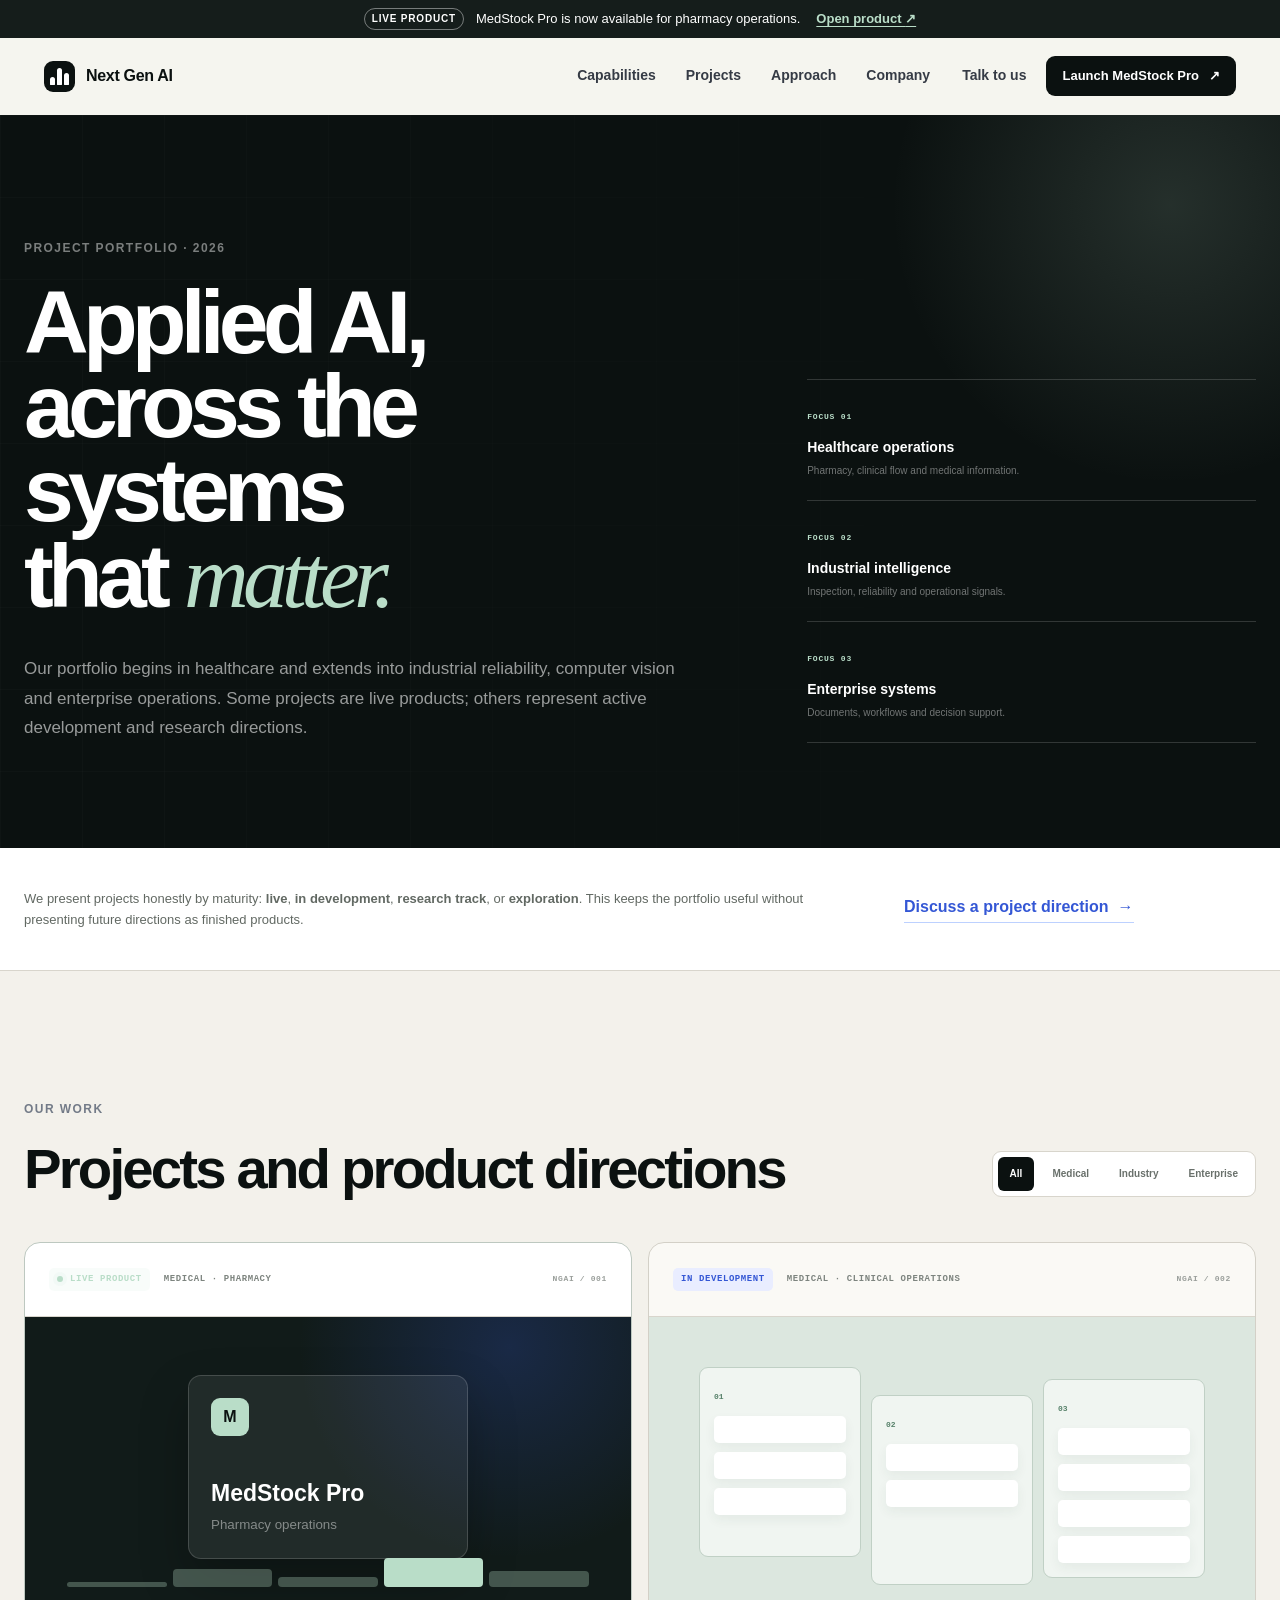
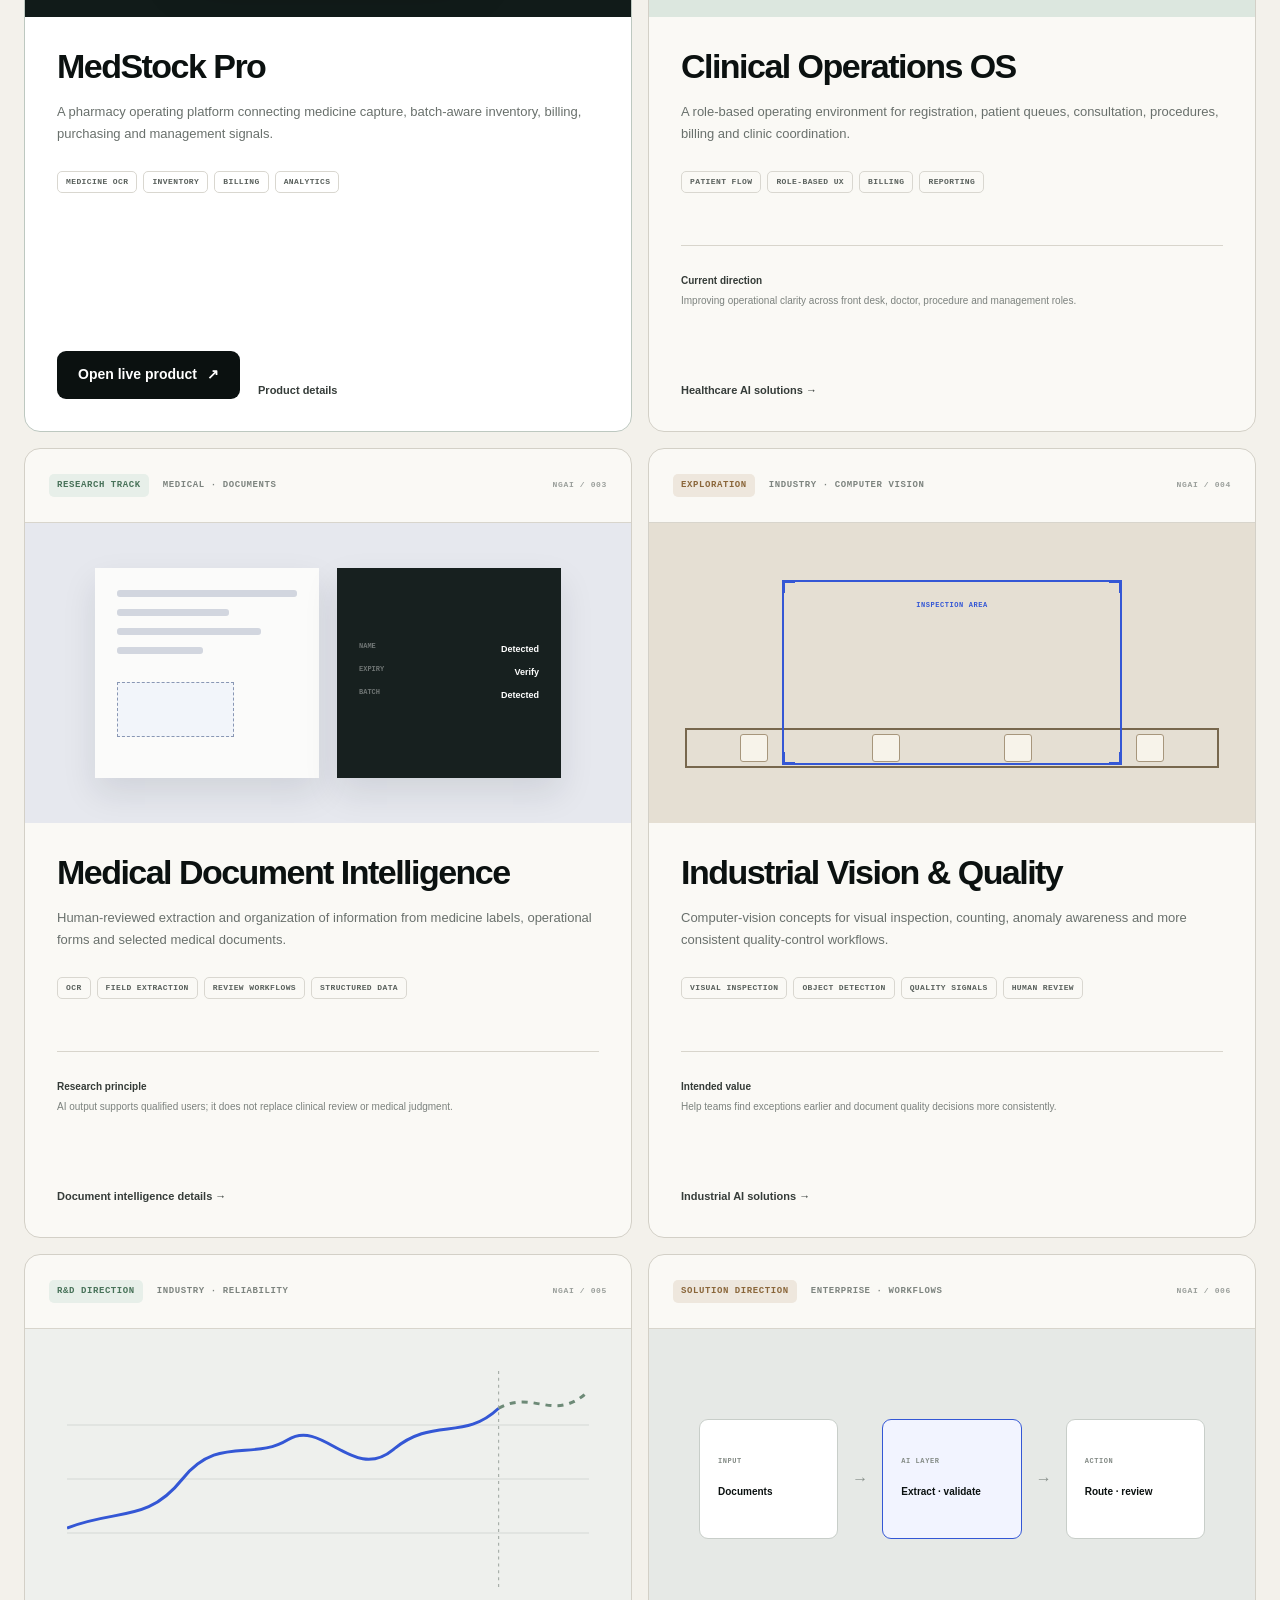
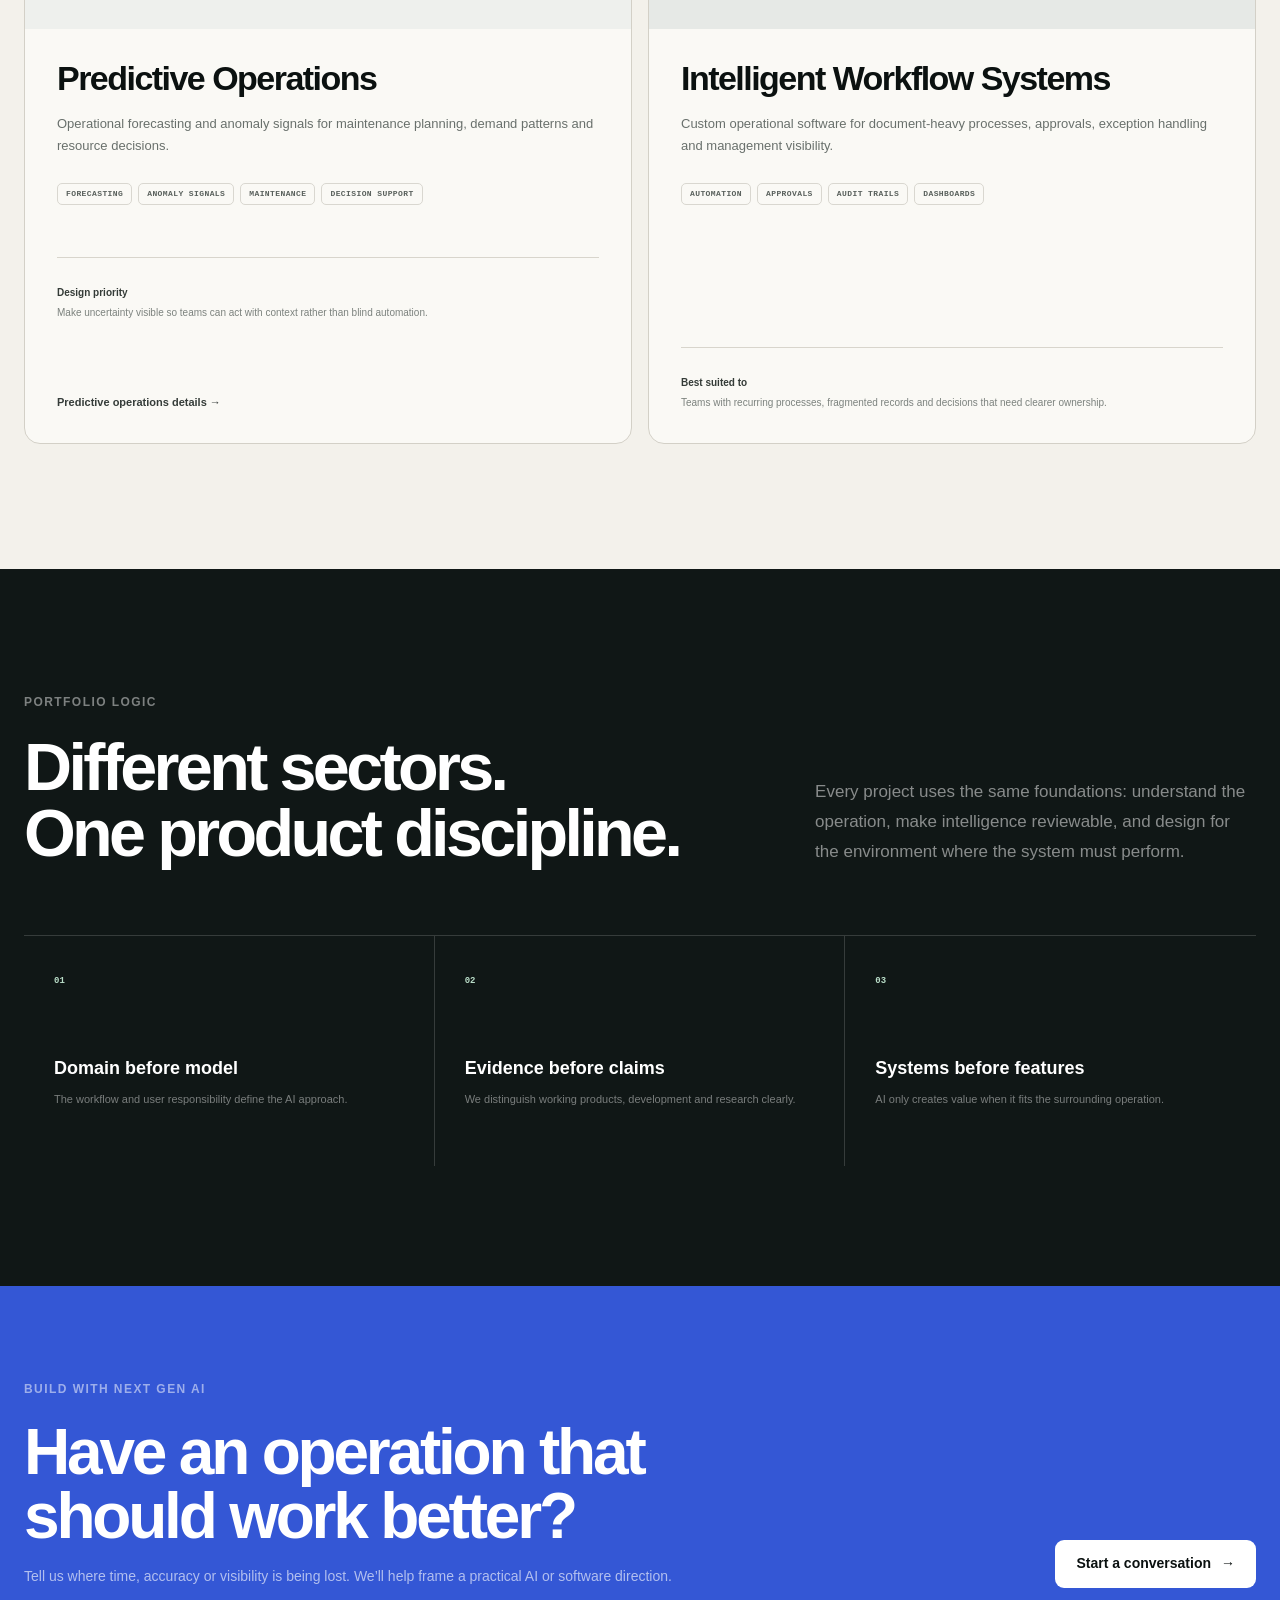
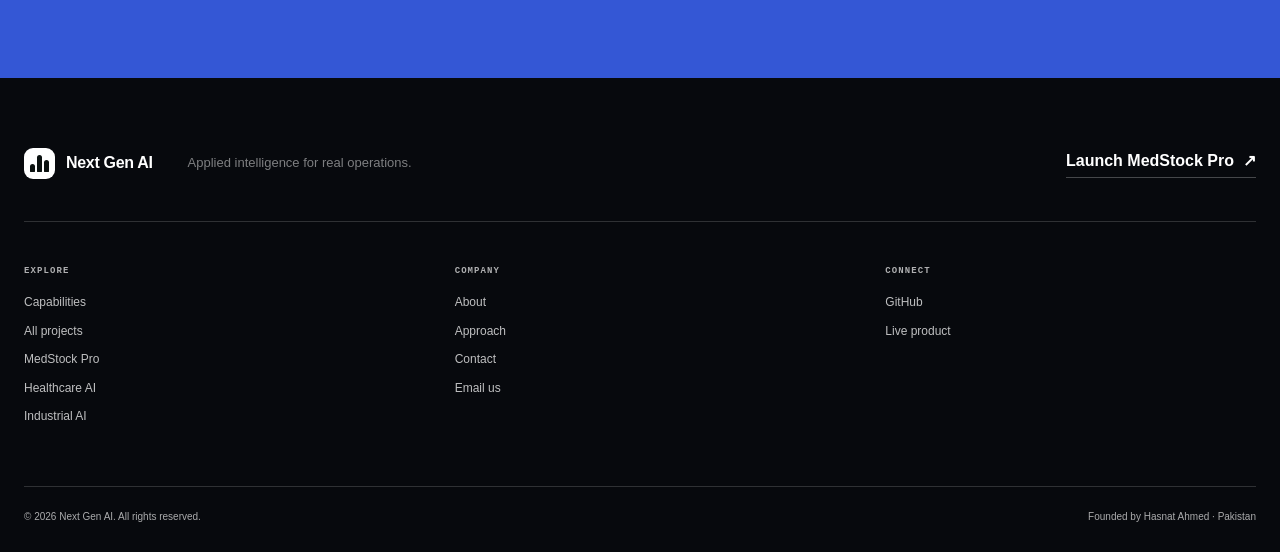
<file: projects.html>
<!DOCTYPE html>
<html lang="en">
<head>
  <meta charset="UTF-8">
  <meta name="viewport" content="width=device-width, initial-scale=1.0">
  <meta name="theme-color" content="#0b1110">
  <title>AI Projects in Healthcare &amp; Industry | Next Gen AI</title>
  <meta name="description" content="Explore Next Gen AI projects in pharmacy software, healthcare operations, document intelligence, industrial vision, forecasting and workflow automation.">
  <meta name="author" content="Next Gen AI">
  <meta name="robots" content="index,follow,max-image-preview:large,max-snippet:-1,max-video-preview:-1">
  <link rel="canonical" href="https://www.nextaigen.org/projects.html">
  <link rel="alternate" hreflang="en" href="https://www.nextaigen.org/projects.html">
  <link rel="alternate" hreflang="x-default" href="https://www.nextaigen.org/projects.html">
  <link rel="icon" type="image/png" sizes="32x32" href="assets/favicon-32.png">

  <meta property="og:site_name" content="Next Gen AI">
  <meta property="og:title" content="AI Projects in Healthcare &amp; Industry | Next Gen AI">
  <meta property="og:description" content="Live products and honestly presented AI development directions across healthcare, industry and enterprise operations.">
  <meta property="og:type" content="website">
  <meta property="og:locale" content="en_PK">
  <meta property="og:url" content="https://www.nextaigen.org/projects.html">
  <meta property="og:image" content="https://www.nextaigen.org/assets/og-projects.png">
  <meta property="og:image:width" content="1200">
  <meta property="og:image:height" content="630">
  <meta property="og:image:alt" content="Next Gen AI project portfolio across healthcare and industry">
  <meta name="twitter:card" content="summary_large_image">
  <meta name="twitter:title" content="AI Projects in Healthcare &amp; Industry | Next Gen AI">
  <meta name="twitter:description" content="Applied AI projects from Pakistan for healthcare, industry and enterprise operations.">
  <meta name="twitter:image" content="https://www.nextaigen.org/assets/og-projects.png">

  <script type="application/ld+json">
  {
    "@context": "https://schema.org",
    "@graph": [
      {
        "@type": "CollectionPage",
        "@id": "https://www.nextaigen.org/projects.html#page",
        "url": "https://www.nextaigen.org/projects.html",
        "name": "Next Gen AI Project Portfolio",
        "description": "Applied AI projects across healthcare, industrial intelligence and enterprise operations.",
        "inLanguage": "en",
        "isPartOf": { "@id": "https://www.nextaigen.org/#website" },
        "about": { "@id": "https://www.nextaigen.org/#organization" }
      },
      {
        "@type": "BreadcrumbList",
        "itemListElement": [
          {
            "@type": "ListItem",
            "position": 1,
            "name": "Home",
            "item": "https://www.nextaigen.org/"
          },
          {
            "@type": "ListItem",
            "position": 2,
            "name": "Projects",
            "item": "https://www.nextaigen.org/projects.html"
          }
        ]
      }
    ]
  }
  </script>
  <link rel="stylesheet" href="styles.css">
</head>
<body class="projects-page">
  <a class="skip-link" href="#main">Skip to content</a>

  <div class="announcement" role="status">
    <div class="announcement-inner">
      <span class="announcement-label">Live product</span>
      <span>MedStock Pro is now available for pharmacy operations.</span>
      <a href="https://medstock.nextaigen.org/" target="_blank" rel="noopener noreferrer">Open product <span aria-hidden="true">↗</span></a>
    </div>
  </div>

  <header class="site-header" id="siteHeader">
    <div class="nav-shell">
      <a class="brand" href="index.html" aria-label="Next Gen AI home"><span class="brand-mark" aria-hidden="true"><i></i><i></i><i></i></span><span>Next Gen AI</span></a>
      <nav class="desktop-nav" aria-label="Primary navigation">
        <a href="index.html#capabilities">Capabilities</a>
        <a href="projects.html" aria-current="page">Projects</a>
        <a href="index.html#approach">Approach</a>
        <a href="index.html#company">Company</a>
      </nav>
      <div class="nav-actions">
        <a class="text-link desktop-only" href="index.html#contact">Talk to us</a>
        <a class="button button-dark button-small desktop-only" href="https://medstock.nextaigen.org/" target="_blank" rel="noopener noreferrer">Launch MedStock Pro <span aria-hidden="true">↗</span></a>
        <button class="menu-toggle" id="menuToggle" type="button" aria-expanded="false" aria-controls="mobileNav" aria-label="Open navigation"><span></span><span></span></button>
      </div>
    </div>
    <nav class="mobile-nav" id="mobileNav" aria-label="Mobile navigation">
      <a href="index.html#capabilities">Capabilities</a><a href="projects.html">Projects</a><a href="index.html#approach">Approach</a><a href="index.html#company">Company</a><a href="index.html#contact">Talk to us</a>
      <a class="button button-dark" href="https://medstock.nextaigen.org/" target="_blank" rel="noopener noreferrer">Launch MedStock Pro <span aria-hidden="true">↗</span></a>
    </nav>
  </header>

  <main id="main">
    <section class="projects-hero">
      <div class="projects-hero-grid" aria-hidden="true"></div>
      <div class="container projects-hero-content">
        <div class="projects-hero-copy reveal">
          <span class="kicker light-kicker">Project portfolio · 2026</span>
          <h1>Applied AI,<br>across the systems<br>that <em>matter.</em></h1>
          <p>Our portfolio begins in healthcare and extends into industrial reliability, computer vision and enterprise operations. Some projects are live products; others represent active development and research directions.</p>
        </div>
        <div class="portfolio-index reveal delay-1">
          <div><span>FOCUS 01</span><strong>Healthcare operations</strong><p>Pharmacy, clinical flow and medical information.</p></div>
          <div><span>FOCUS 02</span><strong>Industrial intelligence</strong><p>Inspection, reliability and operational signals.</p></div>
          <div><span>FOCUS 03</span><strong>Enterprise systems</strong><p>Documents, workflows and decision support.</p></div>
        </div>
      </div>
    </section>

    <section class="portfolio-context">
      <div class="container portfolio-context-grid">
        <p>We present projects honestly by maturity: <strong>live</strong>, <strong>in development</strong>, <strong>research track</strong>, or <strong>exploration</strong>. This keeps the portfolio useful without presenting future directions as finished products.</p>
        <a class="inline-arrow" href="index.html#contact">Discuss a project direction <span aria-hidden="true">→</span></a>
      </div>
    </section>

    <section class="section portfolio" id="portfolio">
      <div class="container">
        <div class="portfolio-toolbar reveal">
          <div><span class="kicker">Our work</span><h2>Projects and product directions</h2></div>
          <div class="project-filters" role="group" aria-label="Filter projects">
            <button class="active" type="button" data-filter="all">All</button>
            <button type="button" data-filter="medical">Medical</button>
            <button type="button" data-filter="industry">Industry</button>
            <button type="button" data-filter="enterprise">Enterprise</button>
          </div>
        </div>

        <div class="portfolio-grid" id="portfolioGrid">
          <article class="portfolio-card portfolio-card-live reveal" data-category="medical" id="medstock-project">
            <div class="portfolio-card-top">
              <div class="project-meta"><span class="status-live"><i></i> Live product</span><span>Medical · Pharmacy</span></div>
              <span class="project-code">NGAI / 001</span>
            </div>
            <div class="portfolio-card-visual medstock-record-visual" aria-hidden="true">
              <div class="medstock-pill"><span>M</span><strong>MedStock Pro</strong><small>Pharmacy operations</small></div>
              <div class="record-signal"><i></i><i></i><i></i><i></i><i></i></div>
            </div>
            <div class="portfolio-card-body">
              <h3>MedStock Pro</h3>
              <p>A pharmacy operating platform connecting medicine capture, batch-aware inventory, billing, purchasing and management signals.</p>
              <div class="portfolio-tags"><span>Medicine OCR</span><span>Inventory</span><span>Billing</span><span>Analytics</span></div>
              <div class="portfolio-actions"><a class="button button-dark" href="https://medstock.nextaigen.org/" target="_blank" rel="noopener noreferrer">Open live product <span>↗</span></a><a class="quiet-link" href="medstock-pro.html">Product details</a></div>
            </div>
          </article>

          <article class="portfolio-card reveal" data-category="medical" id="clinical-operations">
            <div class="portfolio-card-top"><div class="project-meta"><span class="status-build">In development</span><span>Medical · Clinical operations</span></div><span class="project-code">NGAI / 002</span></div>
            <div class="portfolio-card-visual clinic-record-visual" aria-hidden="true">
              <div class="flow-column"><b>01</b><i></i><i></i><i></i></div><div class="flow-column"><b>02</b><i></i><i></i></div><div class="flow-column"><b>03</b><i></i><i></i><i></i><i></i></div>
            </div>
            <div class="portfolio-card-body">
              <h3>Clinical Operations OS</h3>
              <p>A role-based operating environment for registration, patient queues, consultation, procedures, billing and clinic coordination.</p>
              <div class="portfolio-tags"><span>Patient flow</span><span>Role-based UX</span><span>Billing</span><span>Reporting</span></div>
              <div class="project-note"><strong>Current direction</strong><span>Improving operational clarity across front desk, doctor, procedure and management roles.</span></div>
              <a class="quiet-link detail-link" href="healthcare-ai-solutions.html">Healthcare AI solutions →</a>
            </div>
          </article>

          <article class="portfolio-card reveal" data-category="medical enterprise" id="medical-intelligence">
            <div class="portfolio-card-top"><div class="project-meta"><span class="status-research">Research track</span><span>Medical · Documents</span></div><span class="project-code">NGAI / 003</span></div>
            <div class="portfolio-card-visual document-record-visual" aria-hidden="true">
              <div class="doc-sheet"><i></i><i></i><i></i><i></i><b></b></div><div class="extract-sheet"><span>NAME</span><strong>Detected</strong><span>EXPIRY</span><strong>Verify</strong><span>BATCH</span><strong>Detected</strong></div>
            </div>
            <div class="portfolio-card-body">
              <h3>Medical Document Intelligence</h3>
              <p>Human-reviewed extraction and organization of information from medicine labels, operational forms and selected medical documents.</p>
              <div class="portfolio-tags"><span>OCR</span><span>Field extraction</span><span>Review workflows</span><span>Structured data</span></div>
              <div class="project-note"><strong>Research principle</strong><span>AI output supports qualified users; it does not replace clinical review or medical judgment.</span></div>
              <a class="quiet-link detail-link" href="healthcare-ai-solutions.html#document-intelligence">Document intelligence details →</a>
            </div>
          </article>

          <article class="portfolio-card reveal" data-category="industry" id="industrial-vision">
            <div class="portfolio-card-top"><div class="project-meta"><span class="status-explore">Exploration</span><span>Industry · Computer vision</span></div><span class="project-code">NGAI / 004</span></div>
            <div class="portfolio-card-visual industrial-record-visual" aria-hidden="true">
              <div class="conveyor"><i></i><i></i><i></i><i></i></div><div class="vision-box"><span></span><span></span><span></span><span></span><b>INSPECTION AREA</b></div>
            </div>
            <div class="portfolio-card-body">
              <h3>Industrial Vision & Quality</h3>
              <p>Computer-vision concepts for visual inspection, counting, anomaly awareness and more consistent quality-control workflows.</p>
              <div class="portfolio-tags"><span>Visual inspection</span><span>Object detection</span><span>Quality signals</span><span>Human review</span></div>
              <div class="project-note"><strong>Intended value</strong><span>Help teams find exceptions earlier and document quality decisions more consistently.</span></div>
              <a class="quiet-link detail-link" href="industrial-ai-solutions.html">Industrial AI solutions →</a>
            </div>
          </article>

          <article class="portfolio-card reveal" data-category="industry enterprise" id="predictive-operations">
            <div class="portfolio-card-top"><div class="project-meta"><span class="status-research">R&amp;D direction</span><span>Industry · Reliability</span></div><span class="project-code">NGAI / 005</span></div>
            <div class="portfolio-card-visual predictive-record-visual" aria-hidden="true">
              <svg viewBox="0 0 520 220" preserveAspectRatio="none"><path class="predictive-grid" d="M0 55H520M0 110H520M0 165H520"></path><path class="predictive-history" d="M0 160C50 140 80 155 115 110s70-18 105-40 65 44 105 10 70-8 105-42"></path><path class="predictive-future" d="M430 38c35-20 55 16 90-18"></path><line x1="430" y1="0" x2="430" y2="220"></line></svg>
            </div>
            <div class="portfolio-card-body">
              <h3>Predictive Operations</h3>
              <p>Operational forecasting and anomaly signals for maintenance planning, demand patterns and resource decisions.</p>
              <div class="portfolio-tags"><span>Forecasting</span><span>Anomaly signals</span><span>Maintenance</span><span>Decision support</span></div>
              <div class="project-note"><strong>Design priority</strong><span>Make uncertainty visible so teams can act with context rather than blind automation.</span></div>
              <a class="quiet-link detail-link" href="industrial-ai-solutions.html#predictive-operations">Predictive operations details →</a>
            </div>
          </article>

          <article class="portfolio-card reveal" data-category="enterprise" id="workflow-intelligence">
            <div class="portfolio-card-top"><div class="project-meta"><span class="status-explore">Solution direction</span><span>Enterprise · Workflows</span></div><span class="project-code">NGAI / 006</span></div>
            <div class="portfolio-card-visual workflow-record-visual" aria-hidden="true">
              <div class="workflow-node"><b>INPUT</b><span>Documents</span></div><i>→</i><div class="workflow-node active"><b>AI LAYER</b><span>Extract · validate</span></div><i>→</i><div class="workflow-node"><b>ACTION</b><span>Route · review</span></div>
            </div>
            <div class="portfolio-card-body">
              <h3>Intelligent Workflow Systems</h3>
              <p>Custom operational software for document-heavy processes, approvals, exception handling and management visibility.</p>
              <div class="portfolio-tags"><span>Automation</span><span>Approvals</span><span>Audit trails</span><span>Dashboards</span></div>
              <div class="project-note"><strong>Best suited to</strong><span>Teams with recurring processes, fragmented records and decisions that need clearer ownership.</span></div>
            </div>
          </article>
        </div>
      </div>
    </section>

    <section class="portfolio-principles">
      <div class="container">
        <div class="section-heading reveal"><div><span class="kicker light-kicker">Portfolio logic</span><h2>Different sectors.<br>One product discipline.</h2></div><p>Every project uses the same foundations: understand the operation, make intelligence reviewable, and design for the environment where the system must perform.</p></div>
        <div class="portfolio-principle-grid">
          <div class="reveal"><span>01</span><strong>Domain before model</strong><p>The workflow and user responsibility define the AI approach.</p></div>
          <div class="reveal delay-1"><span>02</span><strong>Evidence before claims</strong><p>We distinguish working products, development and research clearly.</p></div>
          <div class="reveal delay-2"><span>03</span><strong>Systems before features</strong><p>AI only creates value when it fits the surrounding operation.</p></div>
        </div>
      </div>
    </section>

    <section class="project-contact">
      <div class="container project-contact-inner reveal"><div><span class="kicker">Build with Next Gen AI</span><h2>Have an operation that should work better?</h2><p>Tell us where time, accuracy or visibility is being lost. We’ll help frame a practical AI or software direction.</p></div><a class="button button-light" href="index.html#contact">Start a conversation <span>→</span></a></div>
    </section>
  </main>

  <footer class="footer">
    <div class="container">
      <div class="footer-top"><a class="brand footer-brand" href="index.html"><span class="brand-mark" aria-hidden="true"><i></i><i></i><i></i></span><span>Next Gen AI</span></a><p>Applied intelligence for real operations.</p><a class="inline-arrow footer-product" href="https://medstock.nextaigen.org/" target="_blank" rel="noopener noreferrer">Launch MedStock Pro <span aria-hidden="true">↗</span></a></div>
      <div class="footer-nav"><div><span>Explore</span><a href="index.html#capabilities">Capabilities</a><a href="projects.html">All projects</a><a href="medstock-pro.html">MedStock Pro</a><a href="healthcare-ai-solutions.html">Healthcare AI</a><a href="industrial-ai-solutions.html">Industrial AI</a></div><div><span>Company</span><a href="index.html#company">About</a><a href="index.html#approach">Approach</a><a href="index.html#contact">Contact</a><a href="#" class="js-email" data-email-user="hasnat010122" data-email-domain="gmail.com">Email us</a></div><div><span>Connect</span><a href="https://github.com/hasnat010122-dev" target="_blank" rel="noopener noreferrer">GitHub</a><a href="https://medstock.nextaigen.org/" target="_blank" rel="noopener noreferrer">Live product</a></div></div>
      <div class="footer-bottom"><span>© 2026 Next Gen AI. All rights reserved.</span><span>Founded by Hasnat Ahmed · Pakistan</span></div>
    </div>
  </footer>
  <div class="toast" id="toast" role="status" aria-live="polite"></div>
  <script src="script.js"></script>
</body>
</html>
</file>
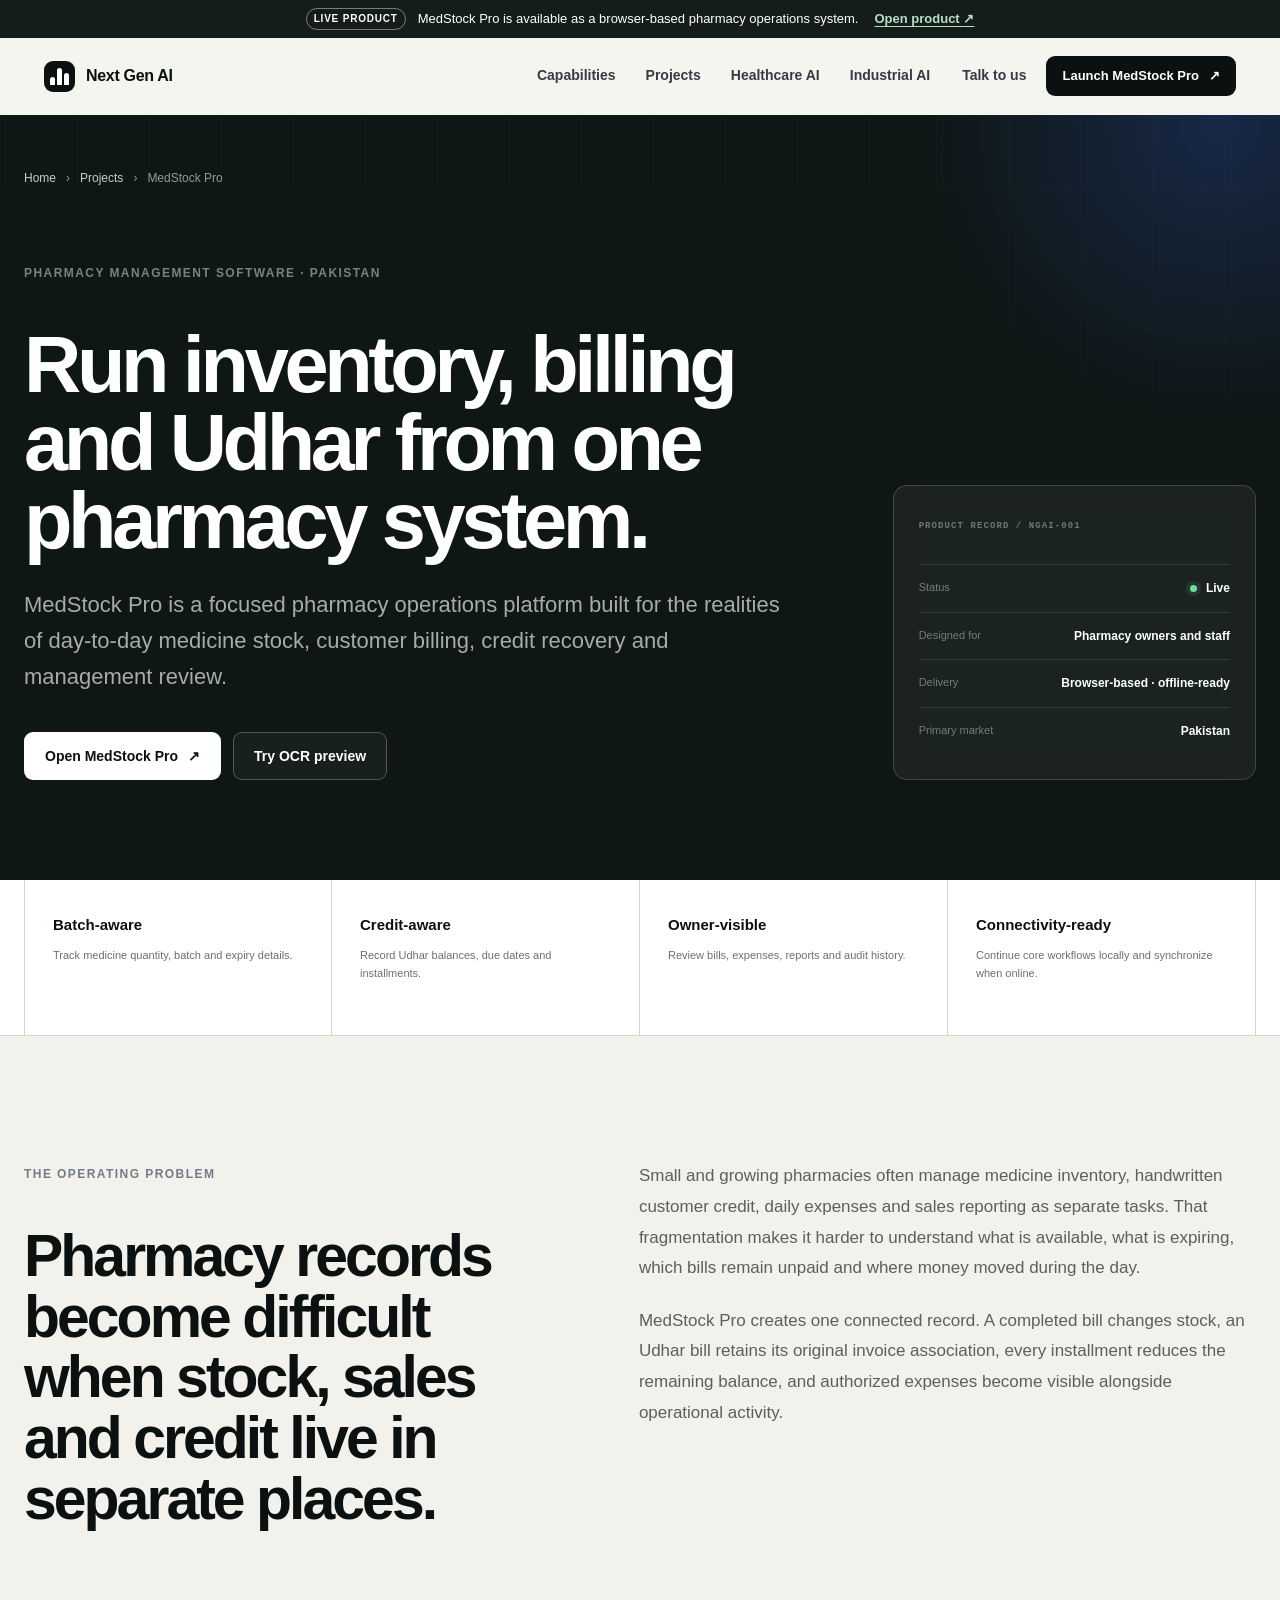
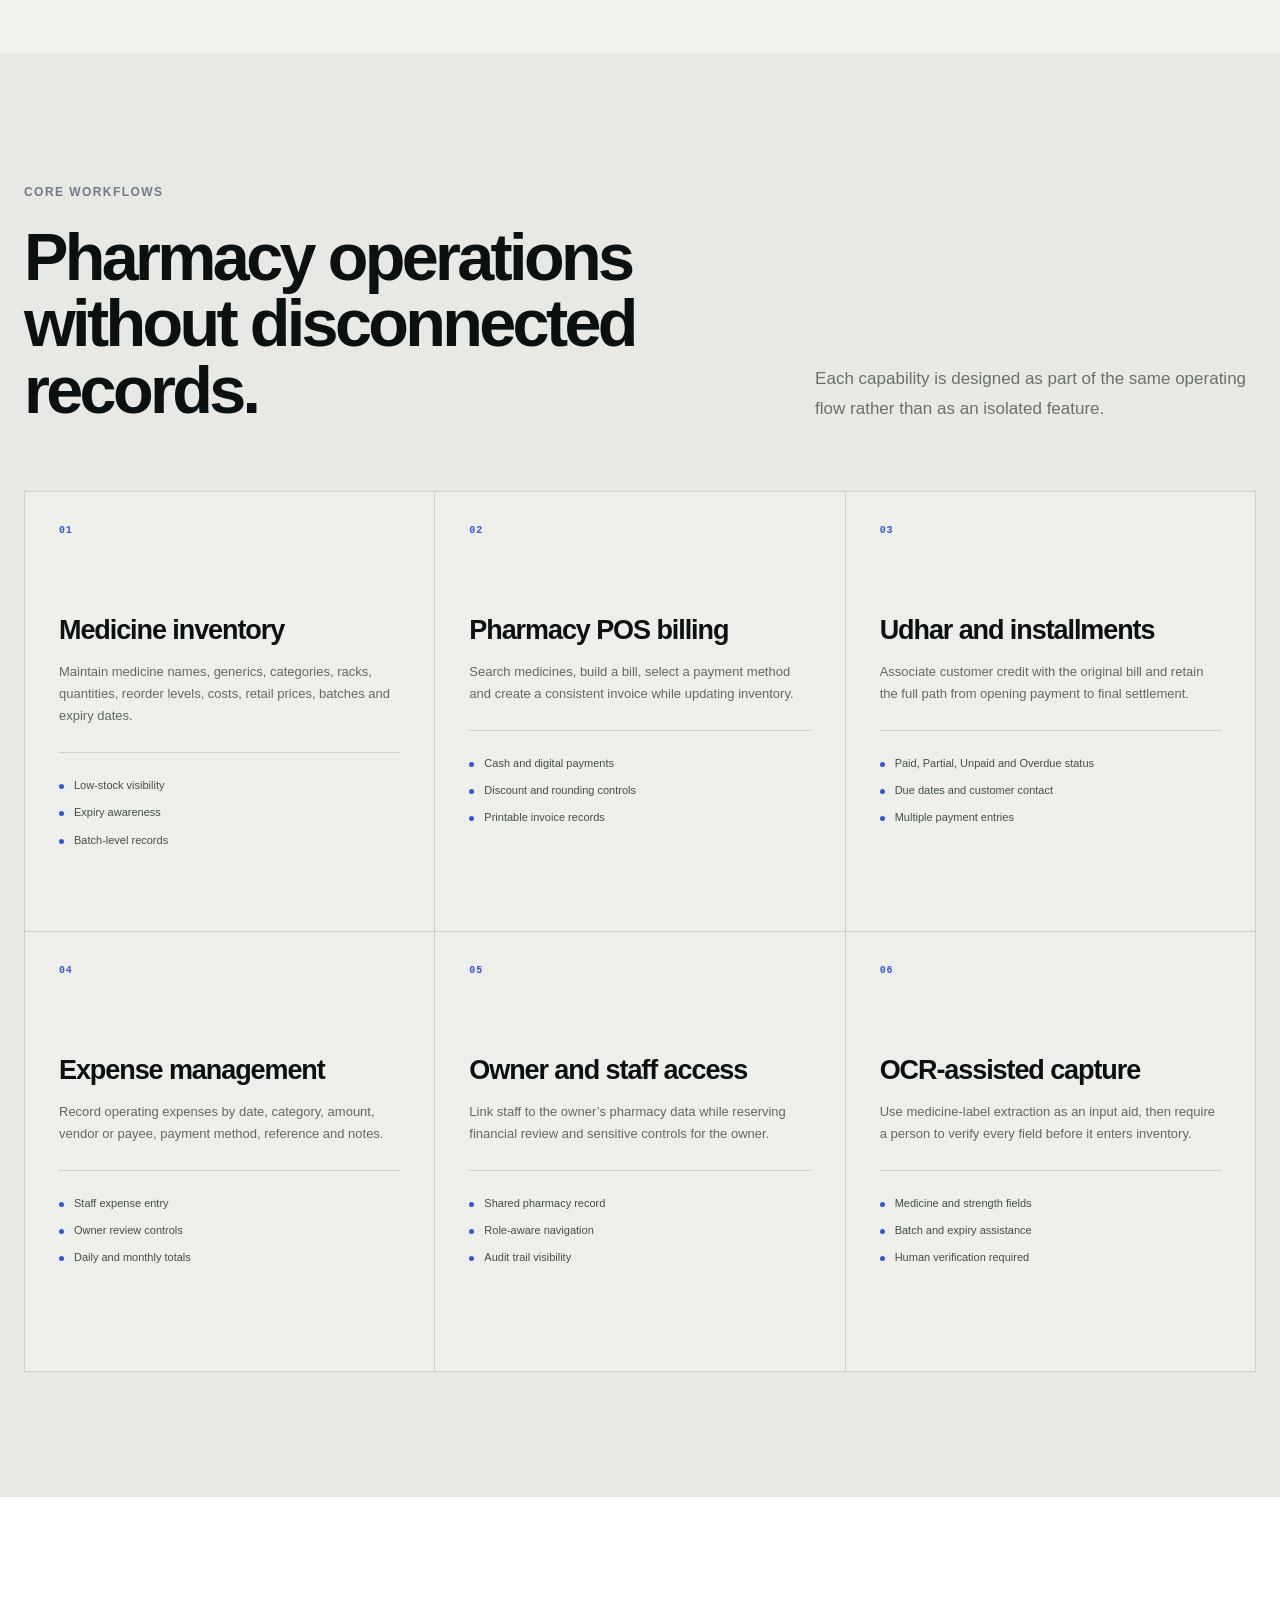
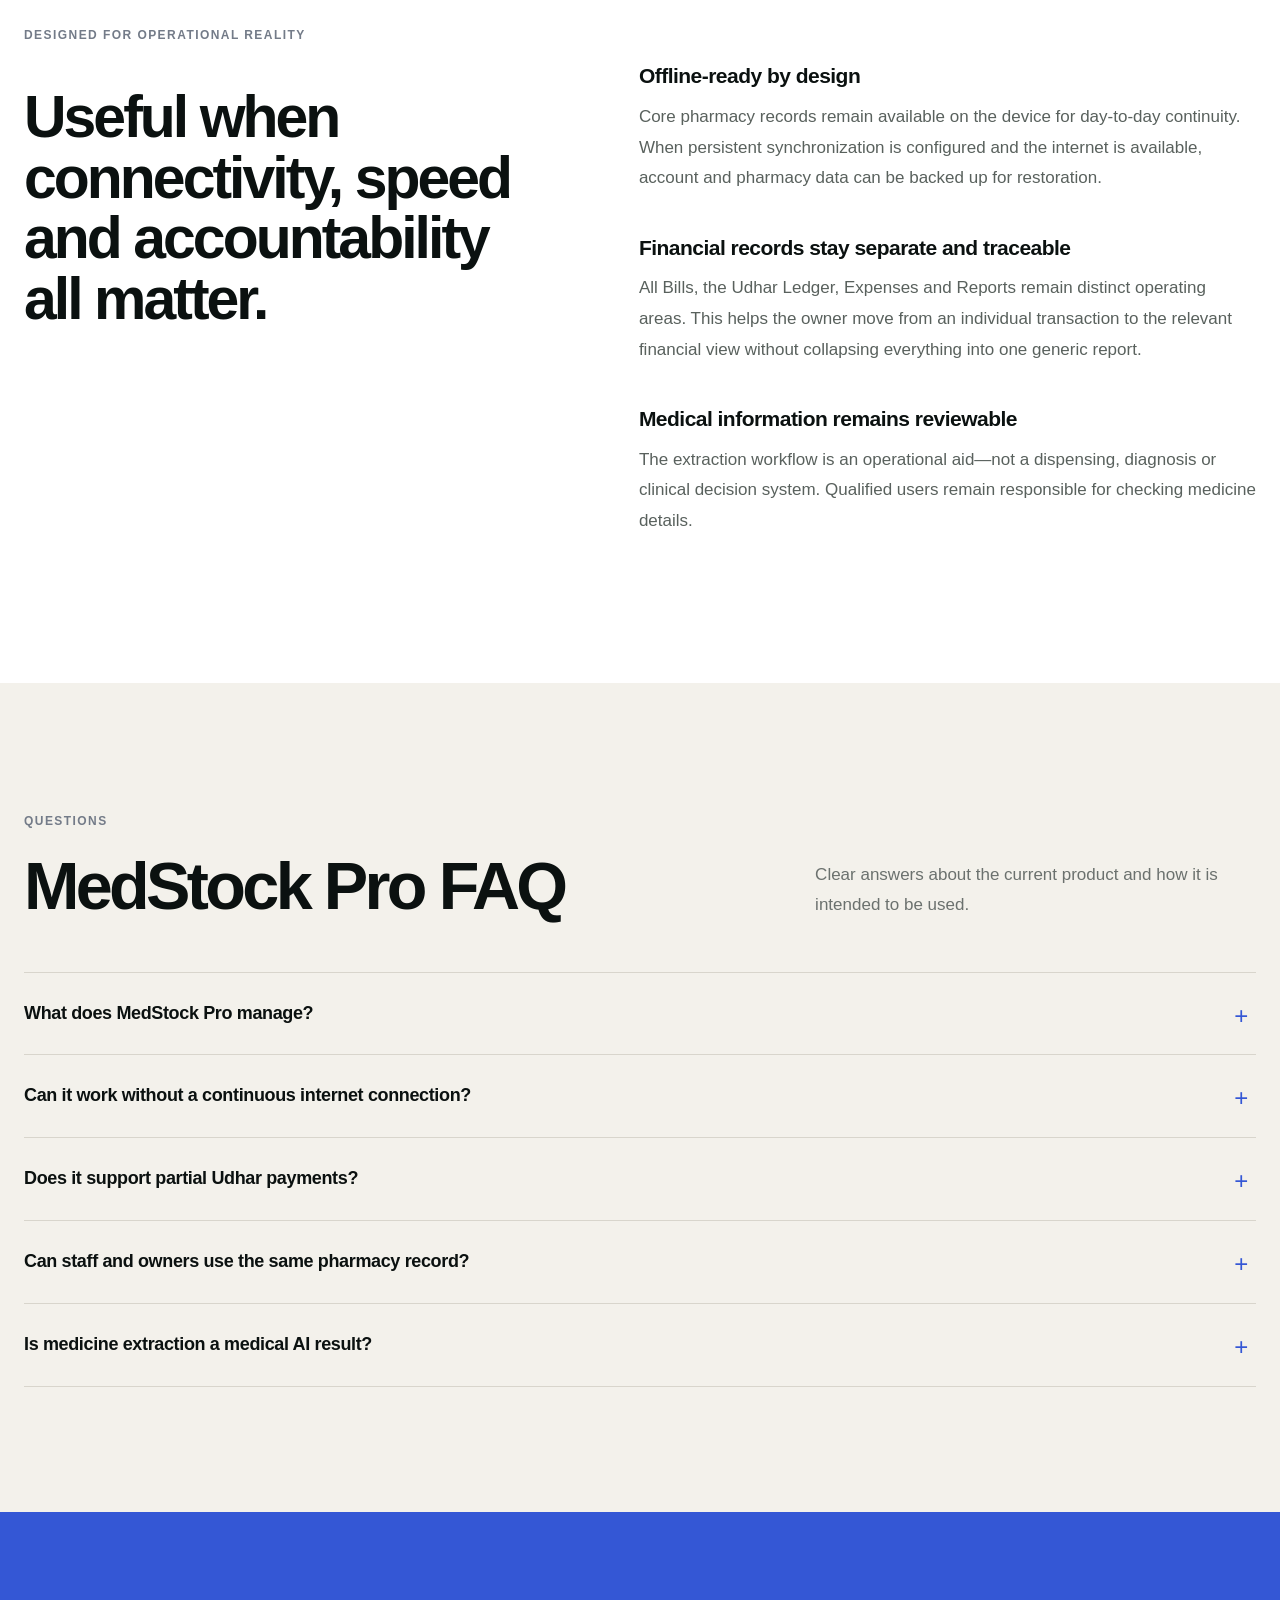
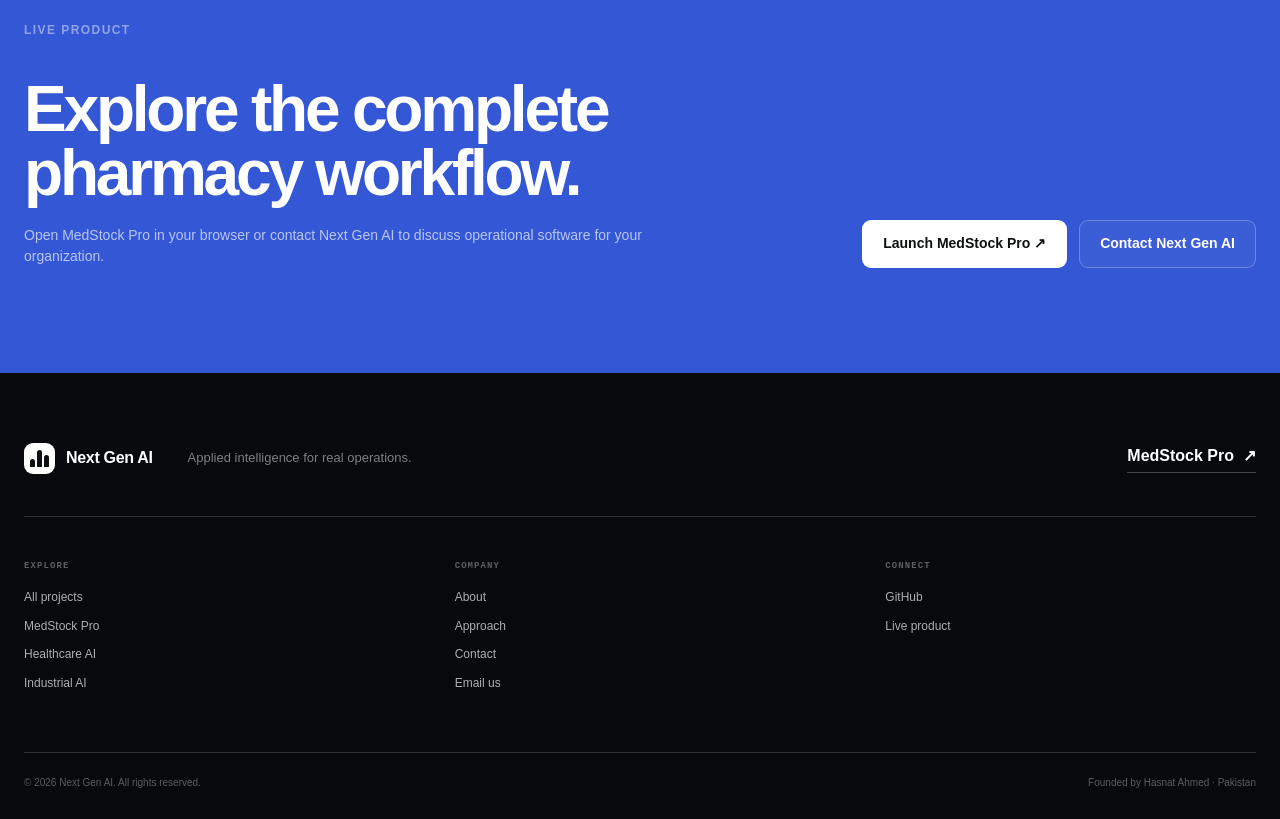
<file: nextgen-ai-seo-ready/medstock-pro.html>
<!DOCTYPE html>
<html lang="en">
<head>
  <meta charset="UTF-8">
  <meta name="viewport" content="width=device-width, initial-scale=1.0">
  <meta name="theme-color" content="#0b1110">
  <title>Pharmacy Management Software in Pakistan | MedStock Pro</title>
  <meta name="description" content="MedStock Pro is pharmacy software for Pakistan with batch inventory, POS billing, Udhar installments, expenses, expiry alerts and offline-ready workflows.">
  <meta name="author" content="Next Gen AI">
  <meta name="robots" content="index,follow,max-image-preview:large,max-snippet:-1,max-video-preview:-1">
  <link rel="canonical" href="https://www.nextaigen.org/medstock-pro.html">
  <link rel="alternate" hreflang="en" href="https://www.nextaigen.org/medstock-pro.html">
  <link rel="alternate" hreflang="x-default" href="https://www.nextaigen.org/medstock-pro.html">
  <link rel="icon" type="image/png" sizes="32x32" href="assets/favicon-32.png">

  <meta property="og:site_name" content="Next Gen AI">
  <meta property="og:title" content="Pharmacy Management Software in Pakistan | MedStock Pro">
  <meta property="og:description" content="Batch-aware inventory, POS billing, Udhar installments, expenses and offline-ready pharmacy operations in one focused system.">
  <meta property="og:type" content="website">
  <meta property="og:locale" content="en_PK">
  <meta property="og:url" content="https://www.nextaigen.org/medstock-pro.html">
  <meta property="og:image" content="https://www.nextaigen.org/assets/og-medstock.png">
  <meta property="og:image:width" content="1200">
  <meta property="og:image:height" content="630">
  <meta property="og:image:alt" content="MedStock Pro pharmacy management software">
  <meta name="twitter:card" content="summary_large_image">
  <meta name="twitter:title" content="MedStock Pro | Pharmacy Management Software">
  <meta name="twitter:description" content="Inventory, billing, Udhar and expense management for pharmacy operations in Pakistan.">
  <meta name="twitter:image" content="https://www.nextaigen.org/assets/og-medstock.png">

  <script type="application/ld+json">
  {
    "@context": "https://schema.org",
    "@graph": [
      {
        "@type": "SoftwareApplication",
        "@id": "https://www.nextaigen.org/medstock-pro.html#software",
        "name": "MedStock Pro",
        "url": "https://medstock.nextaigen.org/",
        "mainEntityOfPage": "https://www.nextaigen.org/medstock-pro.html",
        "applicationCategory": "BusinessApplication",
        "applicationSubCategory": "Pharmacy Management Software",
        "operatingSystem": "Any modern web browser",
        "inLanguage": "en",
        "description": "Pharmacy operations software with batch-aware inventory, POS billing, Udhar installments, expenses, expiry alerts, audit history and offline-ready workflows.",
        "featureList": [
          "Batch-aware medicine inventory",
          "Pharmacy POS billing",
          "Udhar and installment payment history",
          "Expense management",
          "Expiry and low-stock alerts",
          "Owner and staff access",
          "Offline-ready operation"
        ],
        "publisher": { "@id": "https://www.nextaigen.org/#organization" }
      },
      {
        "@type": "BreadcrumbList",
        "itemListElement": [
          { "@type": "ListItem", "position": 1, "name": "Home", "item": "https://www.nextaigen.org/" },
          { "@type": "ListItem", "position": 2, "name": "Projects", "item": "https://www.nextaigen.org/projects.html" },
          { "@type": "ListItem", "position": 3, "name": "MedStock Pro", "item": "https://www.nextaigen.org/medstock-pro.html" }
        ]
      },
      {
        "@type": "FAQPage",
        "mainEntity": [
          {
            "@type": "Question",
            "name": "What does MedStock Pro manage?",
            "acceptedAnswer": { "@type": "Answer", "text": "MedStock Pro connects medicine inventory, batch and expiry records, POS billing, customer Udhar, installment payments, expenses, vendors, reports and audit history." }
          },
          {
            "@type": "Question",
            "name": "Can MedStock Pro work when the internet is unavailable?",
            "acceptedAnswer": { "@type": "Answer", "text": "The application is designed with offline-ready local operation. Persistent synchronization can back up approved account and pharmacy data when an internet connection is available." }
          },
          {
            "@type": "Question",
            "name": "Does MedStock Pro support partial Udhar payments?",
            "acceptedAnswer": { "@type": "Answer", "text": "Yes. A bill can record an opening payment, a remaining balance, a due date and multiple installment payments with a complete payment history." }
          }
        ]
      }
    ]
  }
  </script>
  <link rel="stylesheet" href="styles.css">
</head>
<body class="detail-page medstock-detail-page">
  <a class="skip-link" href="#main">Skip to content</a>

  <div class="announcement" role="status">
    <div class="announcement-inner">
      <span class="announcement-label">Live product</span>
      <span>MedStock Pro is available as a browser-based pharmacy operations system.</span>
      <a href="https://medstock.nextaigen.org/" target="_blank" rel="noopener noreferrer">Open product <span aria-hidden="true">↗</span></a>
    </div>
  </div>

  <header class="site-header" id="siteHeader">
    <div class="nav-shell">
      <a class="brand" href="index.html" aria-label="Next Gen AI home"><span class="brand-mark" aria-hidden="true"><i></i><i></i><i></i></span><span>Next Gen AI</span></a>
      <nav class="desktop-nav" aria-label="Primary navigation">
        <a href="index.html#capabilities">Capabilities</a>
        <a href="projects.html">Projects</a>
        <a href="healthcare-ai-solutions.html">Healthcare AI</a>
        <a href="industrial-ai-solutions.html">Industrial AI</a>
      </nav>
      <div class="nav-actions">
        <a class="text-link desktop-only" href="index.html#contact">Talk to us</a>
        <a class="button button-dark button-small desktop-only" href="https://medstock.nextaigen.org/" target="_blank" rel="noopener noreferrer">Launch MedStock Pro <span aria-hidden="true">↗</span></a>
        <button class="menu-toggle" id="menuToggle" type="button" aria-expanded="false" aria-controls="mobileNav" aria-label="Open navigation"><span></span><span></span></button>
      </div>
    </div>
    <nav class="mobile-nav" id="mobileNav" aria-label="Mobile navigation">
      <a href="index.html#capabilities">Capabilities</a><a href="projects.html">Projects</a><a href="healthcare-ai-solutions.html">Healthcare AI</a><a href="industrial-ai-solutions.html">Industrial AI</a><a href="index.html#contact">Talk to us</a>
      <a class="button button-dark" href="https://medstock.nextaigen.org/" target="_blank" rel="noopener noreferrer">Launch MedStock Pro <span aria-hidden="true">↗</span></a>
    </nav>
  </header>

  <main id="main">
    <section class="detail-hero">
      <div class="detail-hero-grid" aria-hidden="true"></div>
      <div class="container">
        <nav class="breadcrumbs reveal" aria-label="Breadcrumb"><a href="index.html">Home</a><span>›</span><a href="projects.html">Projects</a><span>›</span><span aria-current="page">MedStock Pro</span></nav>
        <div class="detail-hero-layout">
          <div class="detail-hero-copy reveal">
            <span class="kicker light-kicker">Pharmacy management software · Pakistan</span>
            <h1>Run inventory, billing and Udhar from one pharmacy system.</h1>
            <p>MedStock Pro is a focused pharmacy operations platform built for the realities of day-to-day medicine stock, customer billing, credit recovery and management review.</p>
            <div class="hero-actions">
              <a class="button button-light" href="https://medstock.nextaigen.org/" target="_blank" rel="noopener noreferrer">Open MedStock Pro <span aria-hidden="true">↗</span></a>
              <a class="button button-ghost" href="index.html#ocr-lab">Try OCR preview</a>
            </div>
          </div>
          <aside class="detail-summary reveal delay-1" aria-label="MedStock Pro summary">
            <span>PRODUCT RECORD / NGAI-001</span>
            <dl>
              <div><dt>Status</dt><dd><i></i> Live</dd></div>
              <div><dt>Designed for</dt><dd>Pharmacy owners and staff</dd></div>
              <div><dt>Delivery</dt><dd>Browser-based · offline-ready</dd></div>
              <div><dt>Primary market</dt><dd>Pakistan</dd></div>
            </dl>
          </aside>
        </div>
      </div>
    </section>

    <section class="detail-signal">
      <div class="container detail-signal-grid">
        <div><strong>Batch-aware</strong><span>Track medicine quantity, batch and expiry details.</span></div>
        <div><strong>Credit-aware</strong><span>Record Udhar balances, due dates and installments.</span></div>
        <div><strong>Owner-visible</strong><span>Review bills, expenses, reports and audit history.</span></div>
        <div><strong>Connectivity-ready</strong><span>Continue core workflows locally and synchronize when online.</span></div>
      </div>
    </section>

    <section class="section detail-intro">
      <div class="container editorial-grid">
        <div class="editorial-heading reveal"><span class="kicker">The operating problem</span><h2>Pharmacy records become difficult when stock, sales and credit live in separate places.</h2></div>
        <div class="editorial-copy reveal delay-1">
          <p>Small and growing pharmacies often manage medicine inventory, handwritten customer credit, daily expenses and sales reporting as separate tasks. That fragmentation makes it harder to understand what is available, what is expiring, which bills remain unpaid and where money moved during the day.</p>
          <p>MedStock Pro creates one connected record. A completed bill changes stock, an Udhar bill retains its original invoice association, every installment reduces the remaining balance, and authorized expenses become visible alongside operational activity.</p>
        </div>
      </div>
    </section>

    <section class="section detail-features">
      <div class="container">
        <div class="section-heading reveal"><div><span class="kicker">Core workflows</span><h2>Pharmacy operations without disconnected records.</h2></div><p>Each capability is designed as part of the same operating flow rather than as an isolated feature.</p></div>
        <div class="detail-card-grid">
          <article class="detail-card reveal"><span>01</span><h3>Medicine inventory</h3><p>Maintain medicine names, generics, categories, racks, quantities, reorder levels, costs, retail prices, batches and expiry dates.</p><ul><li>Low-stock visibility</li><li>Expiry awareness</li><li>Batch-level records</li></ul></article>
          <article class="detail-card reveal delay-1"><span>02</span><h3>Pharmacy POS billing</h3><p>Search medicines, build a bill, select a payment method and create a consistent invoice while updating inventory.</p><ul><li>Cash and digital payments</li><li>Discount and rounding controls</li><li>Printable invoice records</li></ul></article>
          <article class="detail-card reveal delay-2"><span>03</span><h3>Udhar and installments</h3><p>Associate customer credit with the original bill and retain the full path from opening payment to final settlement.</p><ul><li>Paid, Partial, Unpaid and Overdue status</li><li>Due dates and customer contact</li><li>Multiple payment entries</li></ul></article>
          <article class="detail-card reveal"><span>04</span><h3>Expense management</h3><p>Record operating expenses by date, category, amount, vendor or payee, payment method, reference and notes.</p><ul><li>Staff expense entry</li><li>Owner review controls</li><li>Daily and monthly totals</li></ul></article>
          <article class="detail-card reveal delay-1"><span>05</span><h3>Owner and staff access</h3><p>Link staff to the owner’s pharmacy data while reserving financial review and sensitive controls for the owner.</p><ul><li>Shared pharmacy record</li><li>Role-aware navigation</li><li>Audit trail visibility</li></ul></article>
          <article class="detail-card reveal delay-2"><span>06</span><h3>OCR-assisted capture</h3><p>Use medicine-label extraction as an input aid, then require a person to verify every field before it enters inventory.</p><ul><li>Medicine and strength fields</li><li>Batch and expiry assistance</li><li>Human verification required</li></ul></article>
        </div>
      </div>
    </section>

    <section class="section detail-process">
      <div class="container editorial-grid">
        <div class="editorial-heading reveal"><span class="kicker">Designed for operational reality</span><h2>Useful when connectivity, speed and accountability all matter.</h2></div>
        <div class="editorial-copy reveal delay-1">
          <h3>Offline-ready by design</h3>
          <p>Core pharmacy records remain available on the device for day-to-day continuity. When persistent synchronization is configured and the internet is available, account and pharmacy data can be backed up for restoration.</p>
          <h3>Financial records stay separate and traceable</h3>
          <p>All Bills, the Udhar Ledger, Expenses and Reports remain distinct operating areas. This helps the owner move from an individual transaction to the relevant financial view without collapsing everything into one generic report.</p>
          <h3>Medical information remains reviewable</h3>
          <p>The extraction workflow is an operational aid—not a dispensing, diagnosis or clinical decision system. Qualified users remain responsible for checking medicine details.</p>
        </div>
      </div>
    </section>

    <section class="section detail-faq">
      <div class="container">
        <div class="section-heading compact reveal"><div><span class="kicker">Questions</span><h2>MedStock Pro FAQ</h2></div><p>Clear answers about the current product and how it is intended to be used.</p></div>
        <div class="faq-list">
          <details class="reveal"><summary>What does MedStock Pro manage?</summary><p>It connects pharmacy inventory, batches, expiry dates, POS billing, customer Udhar, installment payments, expenses, vendors, reports and audit history.</p></details>
          <details class="reveal"><summary>Can it work without a continuous internet connection?</summary><p>The application is offline-ready for core local workflows. Persistent cloud synchronization requires an internet connection when backing up or restoring data.</p></details>
          <details class="reveal"><summary>Does it support partial Udhar payments?</summary><p>Yes. A bill can retain an opening payment, remaining balance, due date and multiple later installments with complete payment history.</p></details>
          <details class="reveal"><summary>Can staff and owners use the same pharmacy record?</summary><p>Yes. Staff accounts can be linked to an owner pharmacy. Role controls reserve selected financial and administrative actions for the owner.</p></details>
          <details class="reveal"><summary>Is medicine extraction a medical AI result?</summary><p>No. OCR-assisted extraction is an input workflow and every field must be checked by a qualified user. It must not be used for diagnosis, dispensing or clinical decisions.</p></details>
        </div>
      </div>
    </section>

    <section class="detail-cta">
      <div class="container detail-cta-inner reveal"><div><span class="kicker light-kicker">Live product</span><h2>Explore the complete pharmacy workflow.</h2><p>Open MedStock Pro in your browser or contact Next Gen AI to discuss operational software for your organization.</p></div><div class="hero-actions"><a class="button button-light" href="https://medstock.nextaigen.org/" target="_blank" rel="noopener noreferrer">Launch MedStock Pro ↗</a><a class="button button-ghost" href="index.html#contact">Contact Next Gen AI</a></div></div>
    </section>
  </main>

  <footer class="footer">
    <div class="container">
      <div class="footer-top"><a class="brand footer-brand" href="index.html"><span class="brand-mark" aria-hidden="true"><i></i><i></i><i></i></span><span>Next Gen AI</span></a><p>Applied intelligence for real operations.</p><a class="inline-arrow footer-product" href="https://medstock.nextaigen.org/" target="_blank" rel="noopener noreferrer">MedStock Pro <span aria-hidden="true">↗</span></a></div>
      <div class="footer-nav"><div><span>Explore</span><a href="projects.html">All projects</a><a href="medstock-pro.html">MedStock Pro</a><a href="healthcare-ai-solutions.html">Healthcare AI</a><a href="industrial-ai-solutions.html">Industrial AI</a></div><div><span>Company</span><a href="index.html#company">About</a><a href="index.html#approach">Approach</a><a href="index.html#contact">Contact</a><a href="#" class="js-email" data-email-user="hasnat010122" data-email-domain="gmail.com">Email us</a></div><div><span>Connect</span><a href="https://github.com/hasnat010122-dev" target="_blank" rel="noopener noreferrer">GitHub</a><a href="https://medstock.nextaigen.org/" target="_blank" rel="noopener noreferrer">Live product</a></div></div>
      <div class="footer-bottom"><span>© 2026 Next Gen AI. All rights reserved.</span><span>Founded by Hasnat Ahmed · Pakistan</span></div>
    </div>
  </footer>
  <div class="toast" id="toast" role="status" aria-live="polite"></div>
  <script src="script.js"></script>
</body>
</html>
</file>
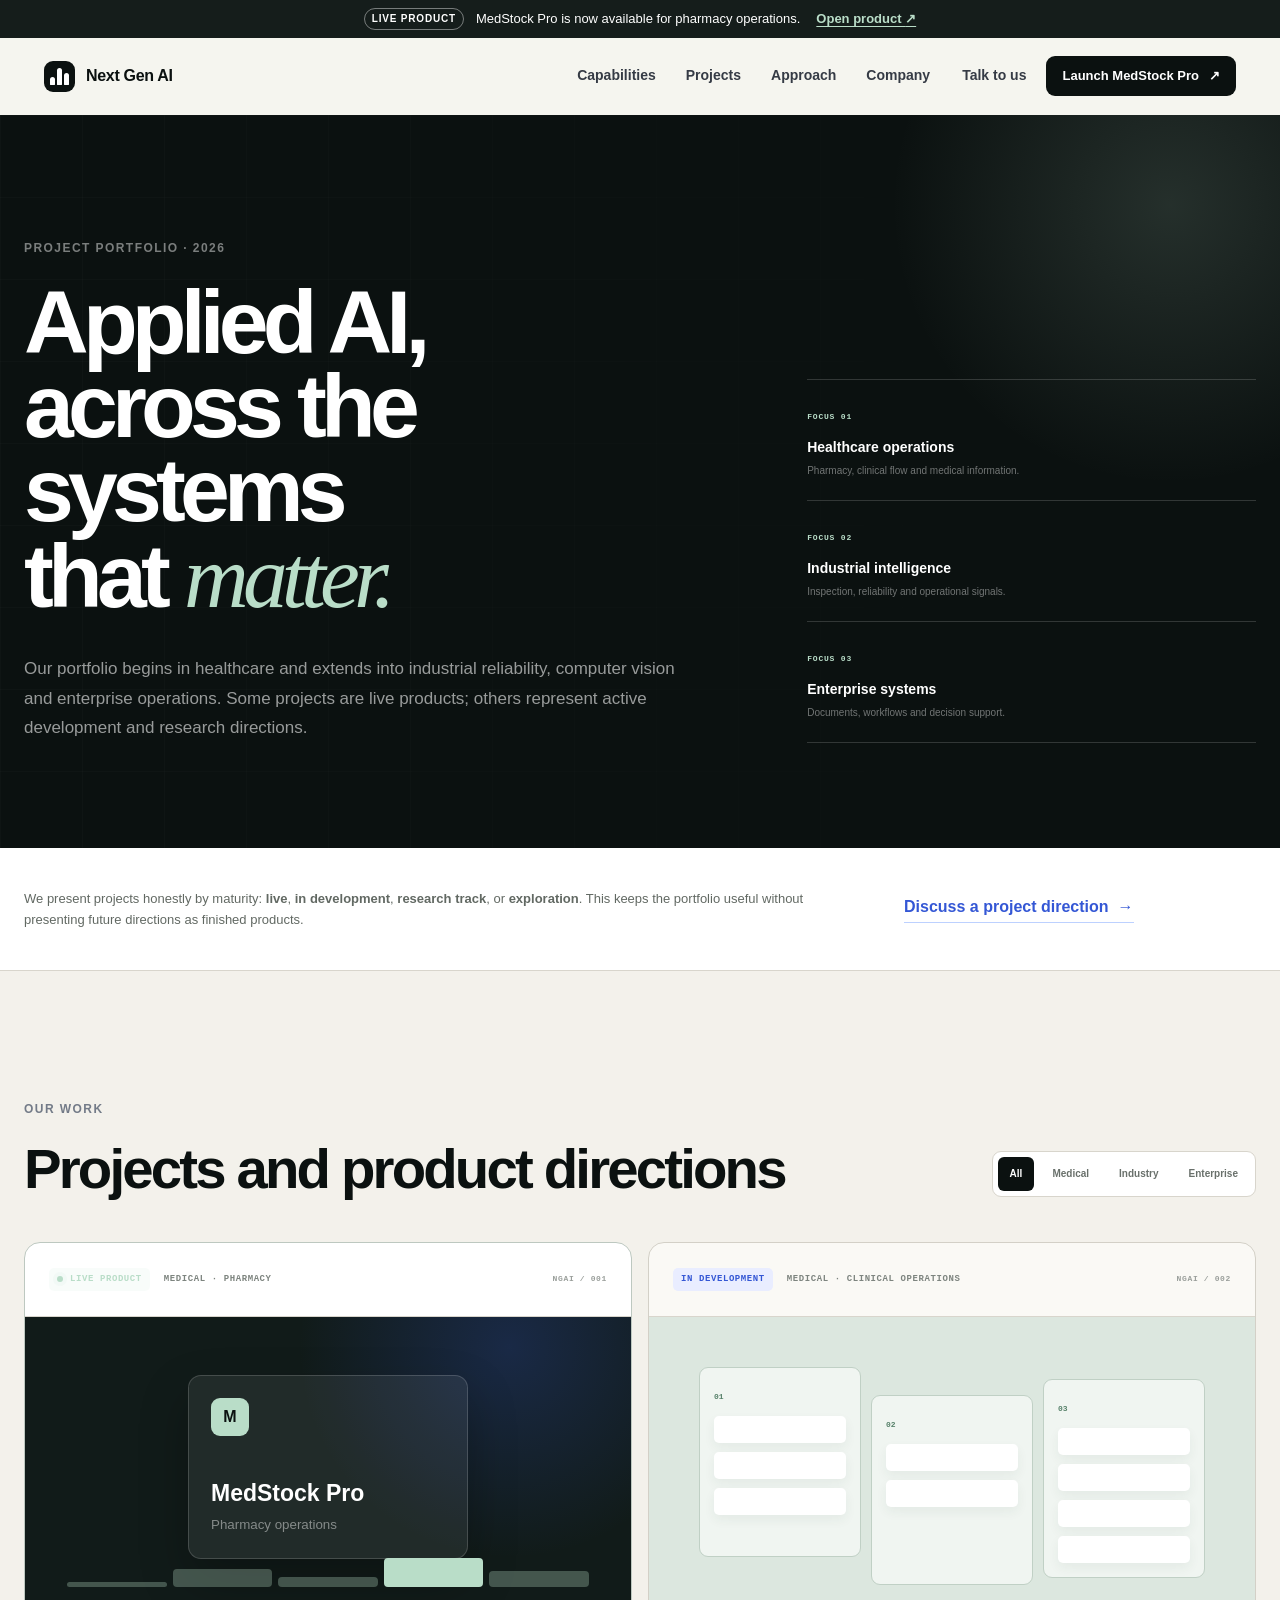
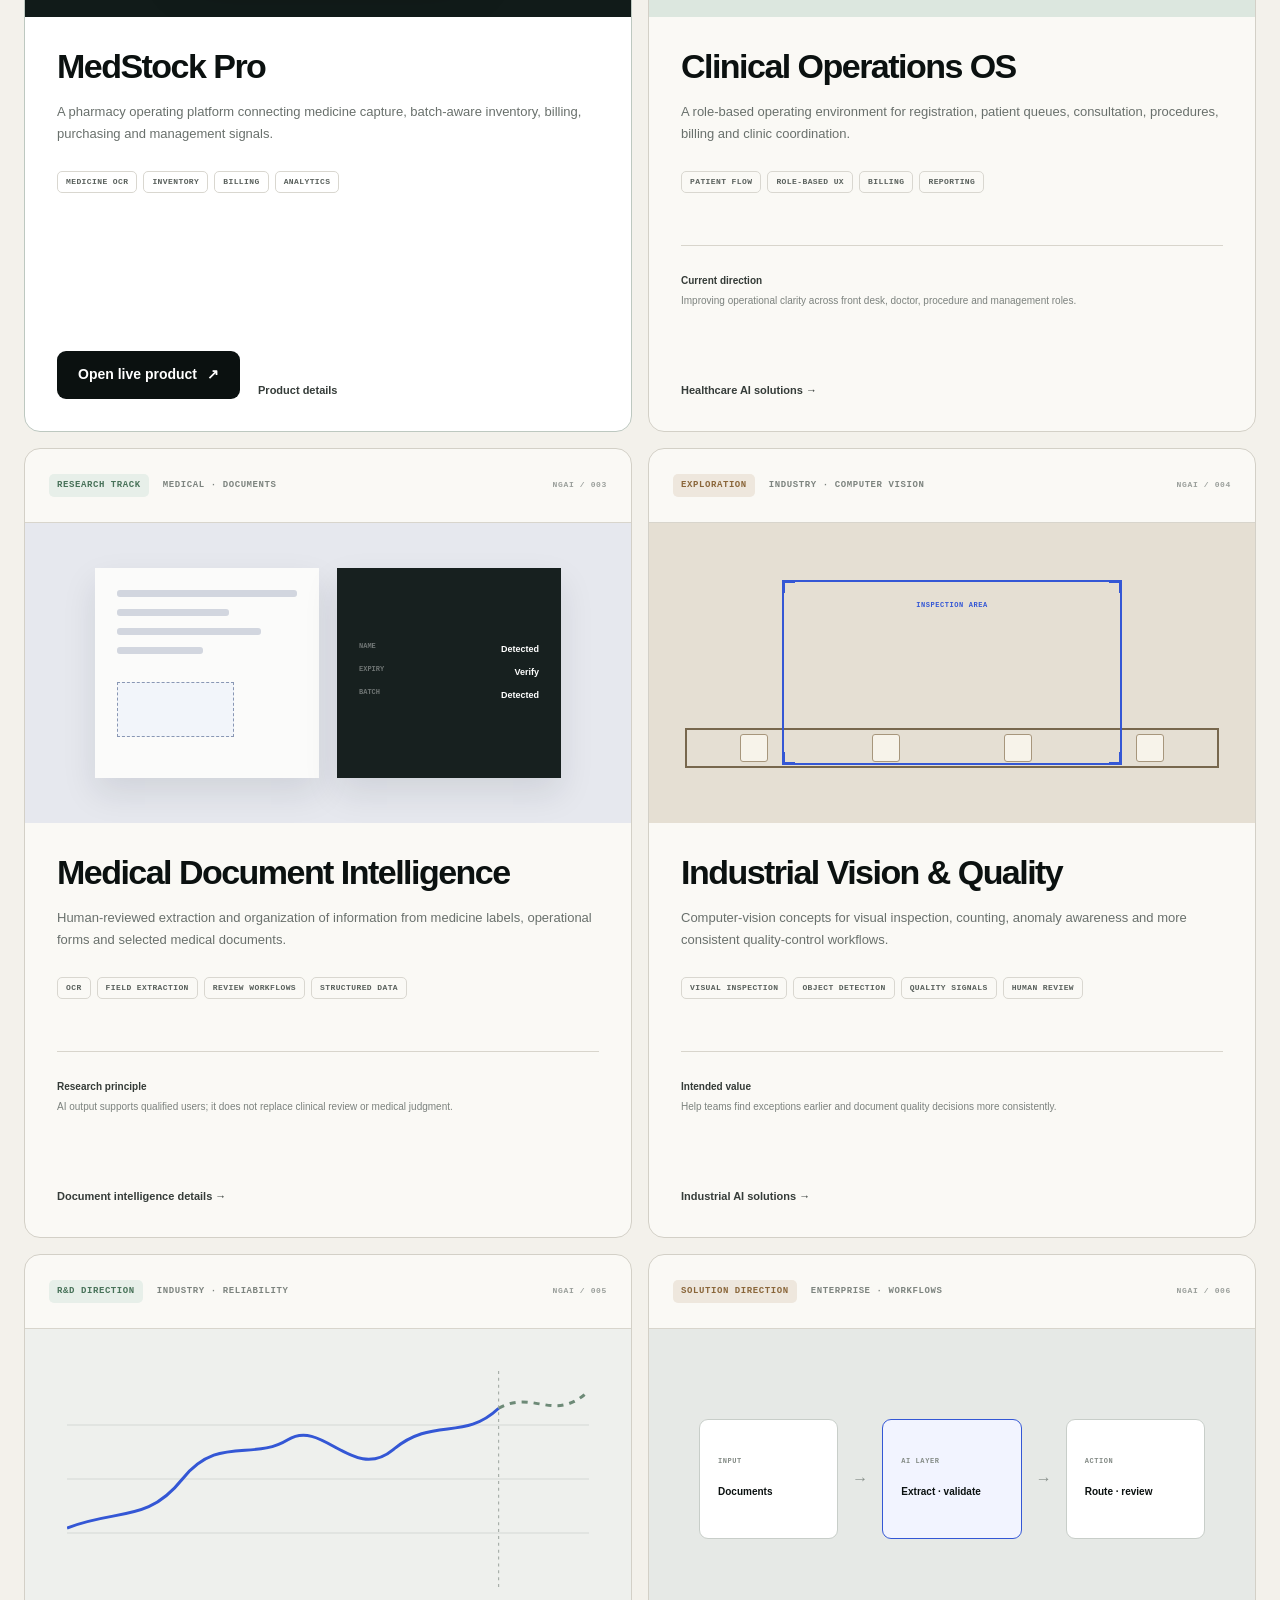
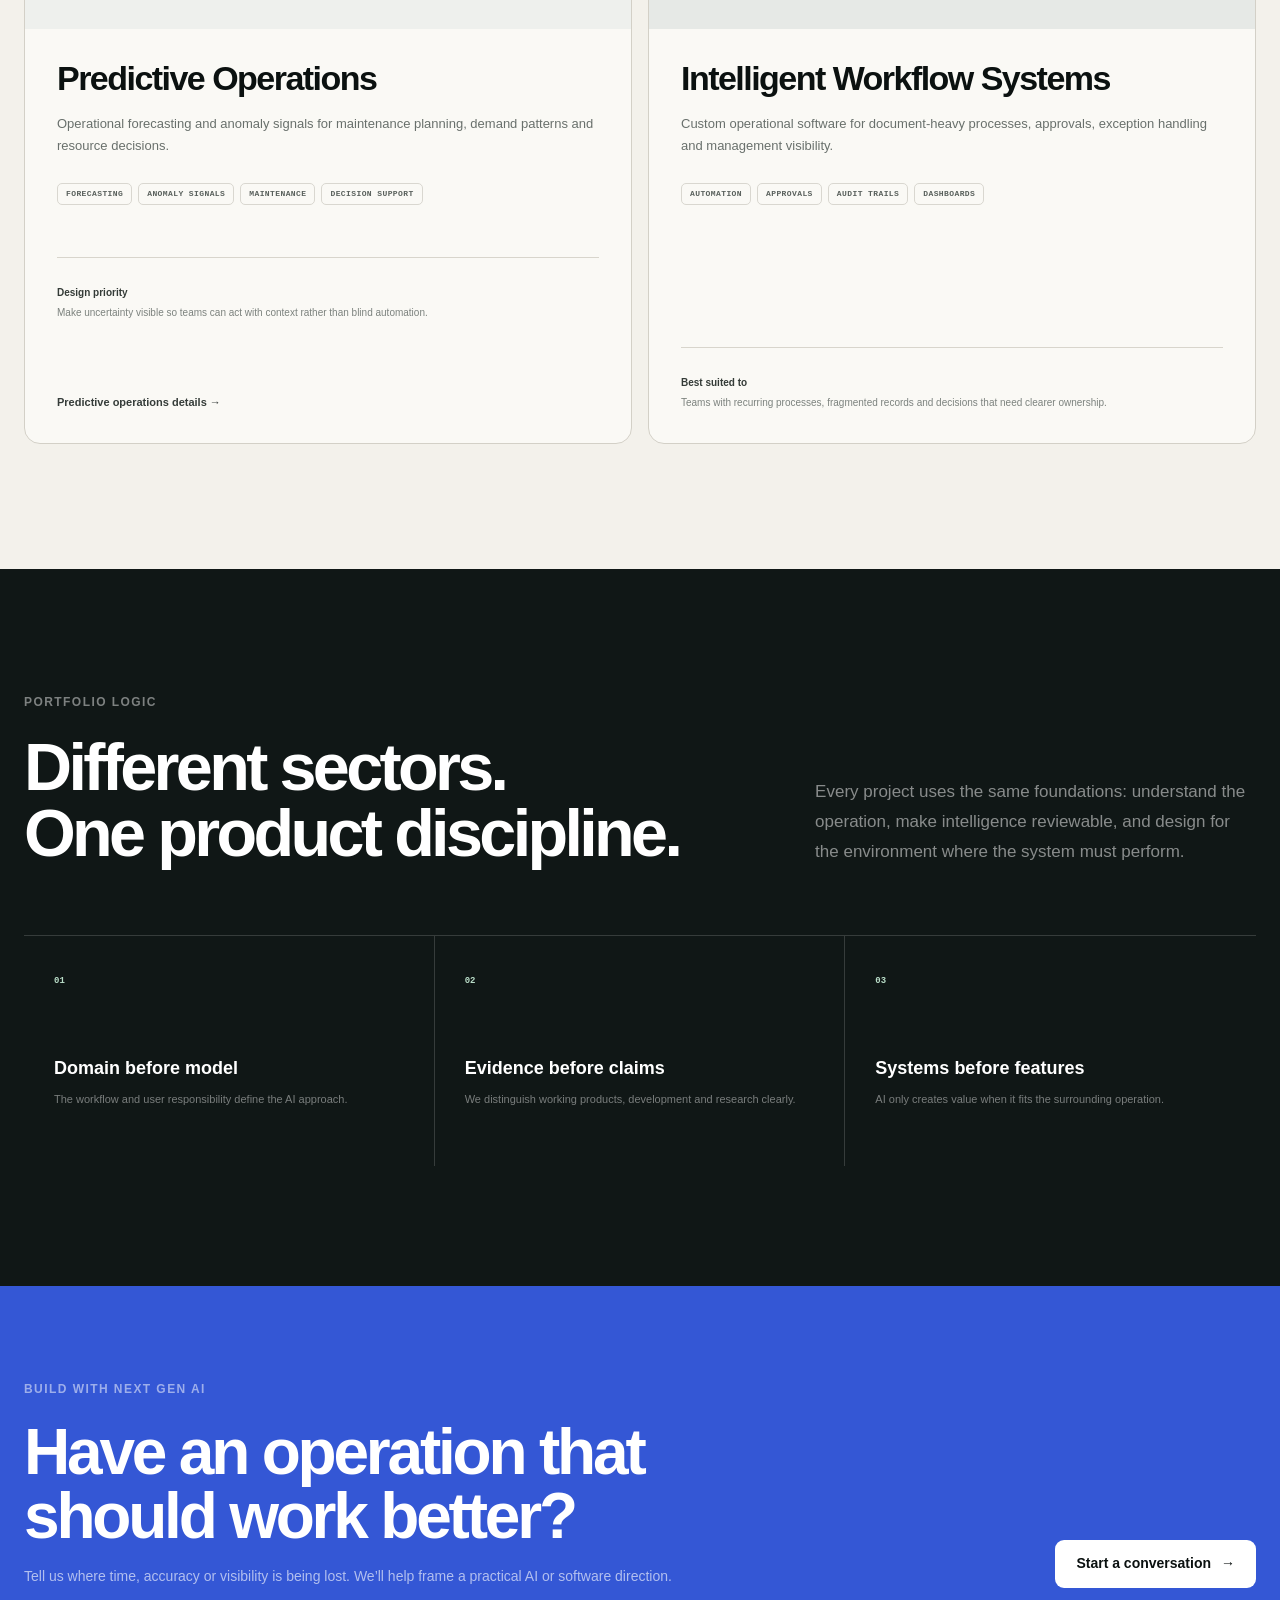
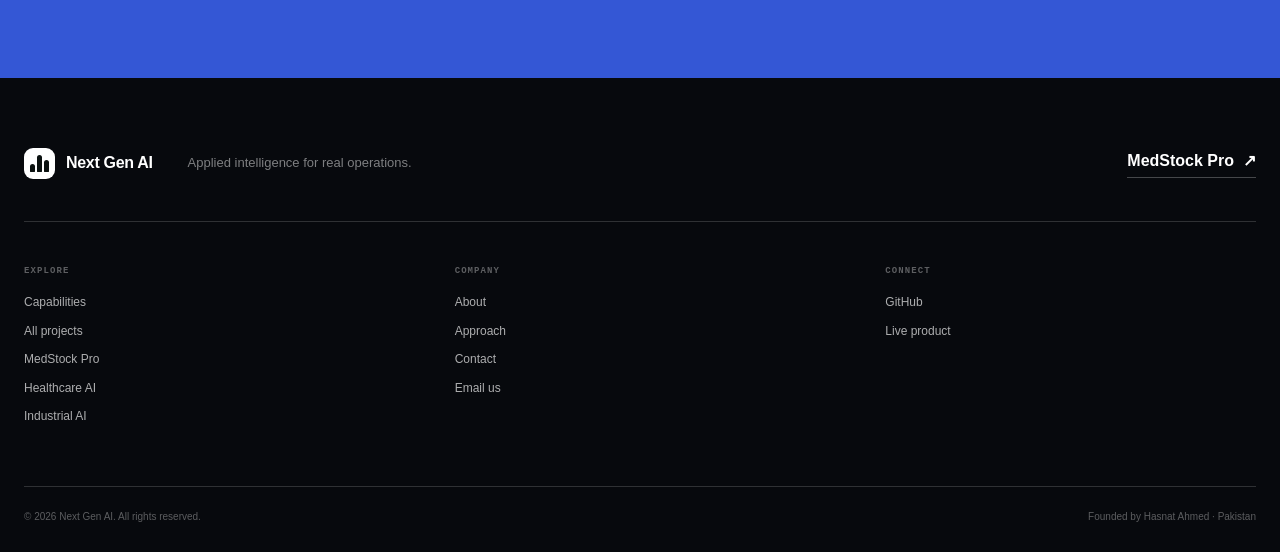
<file: nextgen-ai-seo-ready/projects.html>
<!DOCTYPE html>
<html lang="en">
<head>
  <meta charset="UTF-8">
  <meta name="viewport" content="width=device-width, initial-scale=1.0">
  <meta name="theme-color" content="#0b1110">
  <title>AI Projects in Healthcare &amp; Industry | Next Gen AI</title>
  <meta name="description" content="Explore Next Gen AI projects in pharmacy software, healthcare operations, document intelligence, industrial vision, forecasting and workflow automation.">
  <meta name="author" content="Next Gen AI">
  <meta name="robots" content="index,follow,max-image-preview:large,max-snippet:-1,max-video-preview:-1">
  <link rel="canonical" href="https://www.nextaigen.org/projects.html">
  <link rel="alternate" hreflang="en" href="https://www.nextaigen.org/projects.html">
  <link rel="alternate" hreflang="x-default" href="https://www.nextaigen.org/projects.html">
  <link rel="icon" type="image/png" sizes="32x32" href="assets/favicon-32.png">

  <meta property="og:site_name" content="Next Gen AI">
  <meta property="og:title" content="AI Projects in Healthcare &amp; Industry | Next Gen AI">
  <meta property="og:description" content="Live products and honestly presented AI development directions across healthcare, industry and enterprise operations.">
  <meta property="og:type" content="website">
  <meta property="og:locale" content="en_PK">
  <meta property="og:url" content="https://www.nextaigen.org/projects.html">
  <meta property="og:image" content="https://www.nextaigen.org/assets/og-projects.png">
  <meta property="og:image:width" content="1200">
  <meta property="og:image:height" content="630">
  <meta property="og:image:alt" content="Next Gen AI project portfolio across healthcare and industry">
  <meta name="twitter:card" content="summary_large_image">
  <meta name="twitter:title" content="AI Projects in Healthcare &amp; Industry | Next Gen AI">
  <meta name="twitter:description" content="Applied AI projects from Pakistan for healthcare, industry and enterprise operations.">
  <meta name="twitter:image" content="https://www.nextaigen.org/assets/og-projects.png">

  <script type="application/ld+json">
  {
    "@context": "https://schema.org",
    "@graph": [
      {
        "@type": "CollectionPage",
        "@id": "https://www.nextaigen.org/projects.html#page",
        "url": "https://www.nextaigen.org/projects.html",
        "name": "Next Gen AI Project Portfolio",
        "description": "Applied AI projects across healthcare, industrial intelligence and enterprise operations.",
        "inLanguage": "en",
        "isPartOf": { "@id": "https://www.nextaigen.org/#website" },
        "about": { "@id": "https://www.nextaigen.org/#organization" }
      },
      {
        "@type": "BreadcrumbList",
        "itemListElement": [
          {
            "@type": "ListItem",
            "position": 1,
            "name": "Home",
            "item": "https://www.nextaigen.org/"
          },
          {
            "@type": "ListItem",
            "position": 2,
            "name": "Projects",
            "item": "https://www.nextaigen.org/projects.html"
          }
        ]
      }
    ]
  }
  </script>
  <link rel="stylesheet" href="styles.css">
</head>
<body class="projects-page">
  <a class="skip-link" href="#main">Skip to content</a>

  <div class="announcement" role="status">
    <div class="announcement-inner">
      <span class="announcement-label">Live product</span>
      <span>MedStock Pro is now available for pharmacy operations.</span>
      <a href="https://medstock.nextaigen.org/" target="_blank" rel="noopener noreferrer">Open product <span aria-hidden="true">↗</span></a>
    </div>
  </div>

  <header class="site-header" id="siteHeader">
    <div class="nav-shell">
      <a class="brand" href="index.html" aria-label="Next Gen AI home"><span class="brand-mark" aria-hidden="true"><i></i><i></i><i></i></span><span>Next Gen AI</span></a>
      <nav class="desktop-nav" aria-label="Primary navigation">
        <a href="index.html#capabilities">Capabilities</a>
        <a href="projects.html" aria-current="page">Projects</a>
        <a href="index.html#approach">Approach</a>
        <a href="index.html#company">Company</a>
      </nav>
      <div class="nav-actions">
        <a class="text-link desktop-only" href="index.html#contact">Talk to us</a>
        <a class="button button-dark button-small desktop-only" href="https://medstock.nextaigen.org/" target="_blank" rel="noopener noreferrer">Launch MedStock Pro <span aria-hidden="true">↗</span></a>
        <button class="menu-toggle" id="menuToggle" type="button" aria-expanded="false" aria-controls="mobileNav" aria-label="Open navigation"><span></span><span></span></button>
      </div>
    </div>
    <nav class="mobile-nav" id="mobileNav" aria-label="Mobile navigation">
      <a href="index.html#capabilities">Capabilities</a><a href="projects.html">Projects</a><a href="index.html#approach">Approach</a><a href="index.html#company">Company</a><a href="index.html#contact">Talk to us</a>
      <a class="button button-dark" href="https://medstock.nextaigen.org/" target="_blank" rel="noopener noreferrer">Launch MedStock Pro <span aria-hidden="true">↗</span></a>
    </nav>
  </header>

  <main id="main">
    <section class="projects-hero">
      <div class="projects-hero-grid" aria-hidden="true"></div>
      <div class="container projects-hero-content">
        <div class="projects-hero-copy reveal">
          <span class="kicker light-kicker">Project portfolio · 2026</span>
          <h1>Applied AI,<br>across the systems<br>that <em>matter.</em></h1>
          <p>Our portfolio begins in healthcare and extends into industrial reliability, computer vision and enterprise operations. Some projects are live products; others represent active development and research directions.</p>
        </div>
        <div class="portfolio-index reveal delay-1">
          <div><span>FOCUS 01</span><strong>Healthcare operations</strong><p>Pharmacy, clinical flow and medical information.</p></div>
          <div><span>FOCUS 02</span><strong>Industrial intelligence</strong><p>Inspection, reliability and operational signals.</p></div>
          <div><span>FOCUS 03</span><strong>Enterprise systems</strong><p>Documents, workflows and decision support.</p></div>
        </div>
      </div>
    </section>

    <section class="portfolio-context">
      <div class="container portfolio-context-grid">
        <p>We present projects honestly by maturity: <strong>live</strong>, <strong>in development</strong>, <strong>research track</strong>, or <strong>exploration</strong>. This keeps the portfolio useful without presenting future directions as finished products.</p>
        <a class="inline-arrow" href="index.html#contact">Discuss a project direction <span aria-hidden="true">→</span></a>
      </div>
    </section>

    <section class="section portfolio" id="portfolio">
      <div class="container">
        <div class="portfolio-toolbar reveal">
          <div><span class="kicker">Our work</span><h2>Projects and product directions</h2></div>
          <div class="project-filters" role="group" aria-label="Filter projects">
            <button class="active" type="button" data-filter="all">All</button>
            <button type="button" data-filter="medical">Medical</button>
            <button type="button" data-filter="industry">Industry</button>
            <button type="button" data-filter="enterprise">Enterprise</button>
          </div>
        </div>

        <div class="portfolio-grid" id="portfolioGrid">
          <article class="portfolio-card portfolio-card-live reveal" data-category="medical" id="medstock-project">
            <div class="portfolio-card-top">
              <div class="project-meta"><span class="status-live"><i></i> Live product</span><span>Medical · Pharmacy</span></div>
              <span class="project-code">NGAI / 001</span>
            </div>
            <div class="portfolio-card-visual medstock-record-visual" aria-hidden="true">
              <div class="medstock-pill"><span>M</span><strong>MedStock Pro</strong><small>Pharmacy operations</small></div>
              <div class="record-signal"><i></i><i></i><i></i><i></i><i></i></div>
            </div>
            <div class="portfolio-card-body">
              <h3>MedStock Pro</h3>
              <p>A pharmacy operating platform connecting medicine capture, batch-aware inventory, billing, purchasing and management signals.</p>
              <div class="portfolio-tags"><span>Medicine OCR</span><span>Inventory</span><span>Billing</span><span>Analytics</span></div>
              <div class="portfolio-actions"><a class="button button-dark" href="https://medstock.nextaigen.org/" target="_blank" rel="noopener noreferrer">Open live product <span>↗</span></a><a class="quiet-link" href="medstock-pro.html">Product details</a></div>
            </div>
          </article>

          <article class="portfolio-card reveal" data-category="medical" id="clinical-operations">
            <div class="portfolio-card-top"><div class="project-meta"><span class="status-build">In development</span><span>Medical · Clinical operations</span></div><span class="project-code">NGAI / 002</span></div>
            <div class="portfolio-card-visual clinic-record-visual" aria-hidden="true">
              <div class="flow-column"><b>01</b><i></i><i></i><i></i></div><div class="flow-column"><b>02</b><i></i><i></i></div><div class="flow-column"><b>03</b><i></i><i></i><i></i><i></i></div>
            </div>
            <div class="portfolio-card-body">
              <h3>Clinical Operations OS</h3>
              <p>A role-based operating environment for registration, patient queues, consultation, procedures, billing and clinic coordination.</p>
              <div class="portfolio-tags"><span>Patient flow</span><span>Role-based UX</span><span>Billing</span><span>Reporting</span></div>
              <div class="project-note"><strong>Current direction</strong><span>Improving operational clarity across front desk, doctor, procedure and management roles.</span></div>
              <a class="quiet-link detail-link" href="healthcare-ai-solutions.html">Healthcare AI solutions →</a>
            </div>
          </article>

          <article class="portfolio-card reveal" data-category="medical enterprise" id="medical-intelligence">
            <div class="portfolio-card-top"><div class="project-meta"><span class="status-research">Research track</span><span>Medical · Documents</span></div><span class="project-code">NGAI / 003</span></div>
            <div class="portfolio-card-visual document-record-visual" aria-hidden="true">
              <div class="doc-sheet"><i></i><i></i><i></i><i></i><b></b></div><div class="extract-sheet"><span>NAME</span><strong>Detected</strong><span>EXPIRY</span><strong>Verify</strong><span>BATCH</span><strong>Detected</strong></div>
            </div>
            <div class="portfolio-card-body">
              <h3>Medical Document Intelligence</h3>
              <p>Human-reviewed extraction and organization of information from medicine labels, operational forms and selected medical documents.</p>
              <div class="portfolio-tags"><span>OCR</span><span>Field extraction</span><span>Review workflows</span><span>Structured data</span></div>
              <div class="project-note"><strong>Research principle</strong><span>AI output supports qualified users; it does not replace clinical review or medical judgment.</span></div>
              <a class="quiet-link detail-link" href="healthcare-ai-solutions.html#document-intelligence">Document intelligence details →</a>
            </div>
          </article>

          <article class="portfolio-card reveal" data-category="industry" id="industrial-vision">
            <div class="portfolio-card-top"><div class="project-meta"><span class="status-explore">Exploration</span><span>Industry · Computer vision</span></div><span class="project-code">NGAI / 004</span></div>
            <div class="portfolio-card-visual industrial-record-visual" aria-hidden="true">
              <div class="conveyor"><i></i><i></i><i></i><i></i></div><div class="vision-box"><span></span><span></span><span></span><span></span><b>INSPECTION AREA</b></div>
            </div>
            <div class="portfolio-card-body">
              <h3>Industrial Vision & Quality</h3>
              <p>Computer-vision concepts for visual inspection, counting, anomaly awareness and more consistent quality-control workflows.</p>
              <div class="portfolio-tags"><span>Visual inspection</span><span>Object detection</span><span>Quality signals</span><span>Human review</span></div>
              <div class="project-note"><strong>Intended value</strong><span>Help teams find exceptions earlier and document quality decisions more consistently.</span></div>
              <a class="quiet-link detail-link" href="industrial-ai-solutions.html">Industrial AI solutions →</a>
            </div>
          </article>

          <article class="portfolio-card reveal" data-category="industry enterprise" id="predictive-operations">
            <div class="portfolio-card-top"><div class="project-meta"><span class="status-research">R&amp;D direction</span><span>Industry · Reliability</span></div><span class="project-code">NGAI / 005</span></div>
            <div class="portfolio-card-visual predictive-record-visual" aria-hidden="true">
              <svg viewBox="0 0 520 220" preserveAspectRatio="none"><path class="predictive-grid" d="M0 55H520M0 110H520M0 165H520"></path><path class="predictive-history" d="M0 160C50 140 80 155 115 110s70-18 105-40 65 44 105 10 70-8 105-42"></path><path class="predictive-future" d="M430 38c35-20 55 16 90-18"></path><line x1="430" y1="0" x2="430" y2="220"></line></svg>
            </div>
            <div class="portfolio-card-body">
              <h3>Predictive Operations</h3>
              <p>Operational forecasting and anomaly signals for maintenance planning, demand patterns and resource decisions.</p>
              <div class="portfolio-tags"><span>Forecasting</span><span>Anomaly signals</span><span>Maintenance</span><span>Decision support</span></div>
              <div class="project-note"><strong>Design priority</strong><span>Make uncertainty visible so teams can act with context rather than blind automation.</span></div>
              <a class="quiet-link detail-link" href="industrial-ai-solutions.html#predictive-operations">Predictive operations details →</a>
            </div>
          </article>

          <article class="portfolio-card reveal" data-category="enterprise" id="workflow-intelligence">
            <div class="portfolio-card-top"><div class="project-meta"><span class="status-explore">Solution direction</span><span>Enterprise · Workflows</span></div><span class="project-code">NGAI / 006</span></div>
            <div class="portfolio-card-visual workflow-record-visual" aria-hidden="true">
              <div class="workflow-node"><b>INPUT</b><span>Documents</span></div><i>→</i><div class="workflow-node active"><b>AI LAYER</b><span>Extract · validate</span></div><i>→</i><div class="workflow-node"><b>ACTION</b><span>Route · review</span></div>
            </div>
            <div class="portfolio-card-body">
              <h3>Intelligent Workflow Systems</h3>
              <p>Custom operational software for document-heavy processes, approvals, exception handling and management visibility.</p>
              <div class="portfolio-tags"><span>Automation</span><span>Approvals</span><span>Audit trails</span><span>Dashboards</span></div>
              <div class="project-note"><strong>Best suited to</strong><span>Teams with recurring processes, fragmented records and decisions that need clearer ownership.</span></div>
            </div>
          </article>
        </div>
      </div>
    </section>

    <section class="portfolio-principles">
      <div class="container">
        <div class="section-heading reveal"><div><span class="kicker light-kicker">Portfolio logic</span><h2>Different sectors.<br>One product discipline.</h2></div><p>Every project uses the same foundations: understand the operation, make intelligence reviewable, and design for the environment where the system must perform.</p></div>
        <div class="portfolio-principle-grid">
          <div class="reveal"><span>01</span><strong>Domain before model</strong><p>The workflow and user responsibility define the AI approach.</p></div>
          <div class="reveal delay-1"><span>02</span><strong>Evidence before claims</strong><p>We distinguish working products, development and research clearly.</p></div>
          <div class="reveal delay-2"><span>03</span><strong>Systems before features</strong><p>AI only creates value when it fits the surrounding operation.</p></div>
        </div>
      </div>
    </section>

    <section class="project-contact">
      <div class="container project-contact-inner reveal"><div><span class="kicker">Build with Next Gen AI</span><h2>Have an operation that should work better?</h2><p>Tell us where time, accuracy or visibility is being lost. We’ll help frame a practical AI or software direction.</p></div><a class="button button-light" href="index.html#contact">Start a conversation <span>→</span></a></div>
    </section>
  </main>

  <footer class="footer">
    <div class="container">
      <div class="footer-top"><a class="brand footer-brand" href="index.html"><span class="brand-mark" aria-hidden="true"><i></i><i></i><i></i></span><span>Next Gen AI</span></a><p>Applied intelligence for real operations.</p><a class="inline-arrow footer-product" href="https://medstock.nextaigen.org/" target="_blank" rel="noopener noreferrer">MedStock Pro <span aria-hidden="true">↗</span></a></div>
      <div class="footer-nav"><div><span>Explore</span><a href="index.html#capabilities">Capabilities</a><a href="projects.html">All projects</a><a href="medstock-pro.html">MedStock Pro</a><a href="healthcare-ai-solutions.html">Healthcare AI</a><a href="industrial-ai-solutions.html">Industrial AI</a></div><div><span>Company</span><a href="index.html#company">About</a><a href="index.html#approach">Approach</a><a href="index.html#contact">Contact</a><a href="#" class="js-email" data-email-user="hasnat010122" data-email-domain="gmail.com">Email us</a></div><div><span>Connect</span><a href="https://github.com/hasnat010122-dev" target="_blank" rel="noopener noreferrer">GitHub</a><a href="https://medstock.nextaigen.org/" target="_blank" rel="noopener noreferrer">Live product</a></div></div>
      <div class="footer-bottom"><span>© 2026 Next Gen AI. All rights reserved.</span><span>Founded by Hasnat Ahmed · Pakistan</span></div>
    </div>
  </footer>
  <div class="toast" id="toast" role="status" aria-live="polite"></div>
  <script src="script.js"></script>
</body>
</html>
</file>
<file: styles.css>
/* Next Gen AI — restrained enterprise AI product language */
:root {
  --ink: #0b1110;
  --ink-2: #18201e;
  --paper: #f3f1eb;
  --white: #ffffff;
  --muted: #6b716e;
  --line: #d8d5cc;
  --line-dark: rgba(255,255,255,.16);
  --blue: #3457d5;
  --blue-dark: #243fa7;
  --lime: #b9ddc8;
  --warm: #e2ddd2;
  --red: #e34850;
  --amber: #d89318;
  --radius: 18px;
  --shadow: 0 28px 80px rgba(14, 20, 32, .12);
  --container: 1240px;
  --ease: cubic-bezier(.22,.8,.24,1);
}

* { box-sizing: border-box; margin: 0; padding: 0; }
html { scroll-behavior: smooth; scroll-padding-top: 92px; }
body {
  font-family: Inter, ui-sans-serif, -apple-system, BlinkMacSystemFont, "Segoe UI", sans-serif;
  background: var(--paper);
  color: var(--ink);
  line-height: 1.55;
  -webkit-font-smoothing: antialiased;
  overflow-x: hidden;
}
button, input, textarea { font: inherit; }
button, a { -webkit-tap-highlight-color: transparent; }
a { color: inherit; }
svg { display: block; }
::selection { background: var(--blue); color: white; }

.skip-link { position: fixed; left: 16px; top: -60px; z-index: 9999; padding: 10px 14px; background: white; color: black; border-radius: 8px; text-decoration: none; transition: top .2s; }
.skip-link:focus { top: 16px; }
.container { width: min(calc(100% - 48px), var(--container)); margin: 0 auto; }

.announcement { position: relative; z-index: 1100; background: #151d1b; color: white; font-size: 13px; }
.announcement-inner { max-width: var(--container); min-height: 38px; margin: 0 auto; padding: 7px 24px; display: flex; justify-content: center; align-items: center; gap: 12px; }
.announcement-label { padding: 2px 7px; border: 1px solid rgba(255,255,255,.42); border-radius: 99px; font-size: 10px; font-weight: 800; letter-spacing: .08em; text-transform: uppercase; }
.announcement a { margin-left: 4px; color: var(--lime); font-weight: 750; text-underline-offset: 3px; }

.site-header { position: sticky; top: 0; z-index: 1000; background: rgba(245,245,240,.88); border-bottom: 1px solid transparent; backdrop-filter: blur(18px); transition: border-color .2s, background .2s; }
.site-header.scrolled { border-bottom-color: var(--line); background: rgba(245,245,240,.96); }
.nav-shell { max-width: var(--container); height: 76px; margin: 0 auto; padding: 0 24px; display: flex; align-items: center; justify-content: space-between; gap: 32px; }
.brand { display: inline-flex; align-items: center; gap: 11px; font-weight: 790; text-decoration: none; letter-spacing: -.02em; white-space: nowrap; }
.brand-mark { width: 31px; height: 31px; display: grid; grid-template-columns: repeat(3, 1fr); align-items: end; gap: 2px; padding: 7px 6px; border-radius: 9px; background: var(--ink); overflow: hidden; }
.brand-mark i { display: block; width: 100%; border-radius: 3px 3px 1px 1px; background: white; transform-origin: bottom; animation: brandSignal 2.8s var(--ease) infinite; }
.brand-mark i:nth-child(1) { height: 46%; animation-delay: -.6s; }
.brand-mark i:nth-child(2) { height: 100%; animation-delay: -.3s; }
.brand-mark i:nth-child(3) { height: 70%; }
@keyframes brandSignal { 0%,100% { transform: scaleY(.6); opacity: .7; } 45% { transform: scaleY(1); opacity: 1; } }
.desktop-nav { display: flex; align-items: center; gap: 30px; margin-left: auto; }
.desktop-nav a, .text-link { color: #353b45; font-size: 14px; font-weight: 620; text-decoration: none; transition: color .2s; }
.desktop-nav a:hover, .text-link:hover { color: var(--blue); }
.nav-actions { display: flex; align-items: center; gap: 20px; }
.menu-toggle { display: none; width: 42px; height: 42px; border: 1px solid var(--line); border-radius: 10px; background: transparent; align-items: center; justify-content: center; flex-direction: column; gap: 6px; }
.menu-toggle span { width: 18px; height: 1.5px; background: var(--ink); transition: transform .2s; }
.menu-toggle.active span:first-child { transform: translateY(3.8px) rotate(45deg); }
.menu-toggle.active span:last-child { transform: translateY(-3.8px) rotate(-45deg); }
.mobile-nav { display: none; }

.button { min-height: 48px; padding: 12px 20px; border: 1px solid transparent; border-radius: 9px; display: inline-flex; align-items: center; justify-content: center; gap: 10px; font-size: 14px; font-weight: 720; text-decoration: none; cursor: pointer; transition: transform .2s var(--ease), background .2s, color .2s, border-color .2s, box-shadow .2s; }
.button:hover { transform: translateY(-2px); }
.button-small { min-height: 40px; padding: 9px 15px; font-size: 13px; }
.button-dark { background: var(--ink); color: white; }
.button-dark:hover { background: var(--blue); box-shadow: 0 9px 24px rgba(38,103,255,.22); }
.button-light { background: white; color: var(--ink); }
.button-light:hover { background: var(--lime); }
.button-ghost { color: white; border-color: rgba(255,255,255,.25); background: rgba(255,255,255,.04); }
.button-ghost:hover { border-color: rgba(255,255,255,.55); background: rgba(255,255,255,.08); }
.button-blue { background: var(--blue); color: white; }
.button-blue:hover { background: var(--blue-dark); }
.button-full { width: 100%; }
.inline-arrow { display: inline-flex; align-items: center; gap: 9px; color: var(--blue); font-weight: 750; text-decoration: none; border-bottom: 1px solid rgba(38,103,255,.3); padding-bottom: 3px; }
.inline-arrow span { transition: transform .2s; }
.inline-arrow:hover span { transform: translate(3px,-3px); }

.hero { min-height: 820px; position: relative; display: grid; align-items: center; overflow: hidden; background: var(--ink); color: white; }
.hero-grid { position: absolute; inset: 0; opacity: .15; background-image: linear-gradient(rgba(255,255,255,.13) 1px, transparent 1px), linear-gradient(90deg, rgba(255,255,255,.13) 1px, transparent 1px); background-size: 70px 70px; mask-image: linear-gradient(to bottom, black, transparent 85%); }
.hero::after { content: ""; position: absolute; inset: auto 0 0; height: 210px; background: linear-gradient(transparent, rgba(0,0,0,.35)); pointer-events: none; }
.orb { position: absolute; border-radius: 50%; filter: blur(1px); pointer-events: none; }
.orb-one { width: 620px; height: 620px; right: -260px; top: -270px; background: radial-gradient(circle, rgba(38,103,255,.28), transparent 68%); }
.orb-two { width: 380px; height: 380px; left: 34%; bottom: -280px; background: radial-gradient(circle, rgba(201,248,90,.11), transparent 70%); }
.hero-layout { position: relative; z-index: 2; display: grid; grid-template-columns: minmax(0, .94fr) minmax(500px, 1.06fr); align-items: center; gap: 64px; padding: 100px 0 110px; }
.hero-copy { max-width: 670px; }
.eyebrow, .kicker { display: inline-flex; align-items: center; gap: 10px; margin-bottom: 22px; color: #737b88; font-size: 12px; font-weight: 800; letter-spacing: .12em; text-transform: uppercase; }
.eyebrow { color: rgba(255,255,255,.62); }
.eyebrow span { width: 24px; height: 1px; background: var(--lime); }
.hero h1 { max-width: 720px; font-size: clamp(56px, 6.6vw, 96px); line-height: .96; letter-spacing: -.065em; font-weight: 650; }
.hero h1 em { display: block; color: var(--lime); font-family: Georgia, "Times New Roman", serif; font-weight: 400; letter-spacing: -.055em; }
.hero-copy > p { max-width: 620px; margin-top: 30px; color: rgba(255,255,255,.69); font-size: 18px; line-height: 1.7; }
.hero-actions { display: flex; gap: 12px; margin-top: 36px; }
.hero-proof { display: flex; flex-wrap: wrap; gap: 11px 24px; margin-top: 50px; color: rgba(255,255,255,.52); font-size: 11px; font-weight: 750; letter-spacing: .08em; text-transform: uppercase; }
.hero-proof span { display: inline-flex; align-items: center; gap: 9px; }
.hero-proof span::before { content: ""; width: 4px; height: 4px; border-radius: 50%; background: var(--lime); }

.intelligence-map { border: 1px solid rgba(255,255,255,.17); border-radius: 22px; background: rgba(20,25,34,.78); box-shadow: 0 40px 100px rgba(0,0,0,.4); backdrop-filter: blur(14px); overflow: hidden; }
.map-topline { height: 50px; padding: 0 18px; display: flex; align-items: center; justify-content: space-between; border-bottom: 1px solid rgba(255,255,255,.12); color: rgba(255,255,255,.5); font: 700 9px/1 ui-monospace, SFMono-Regular, Menlo, monospace; letter-spacing: .13em; }
.live-state { display: flex; align-items: center; gap: 7px; color: #b9f466; }
.live-state i { width: 6px; height: 6px; border-radius: 50%; background: #b9f466; box-shadow: 0 0 0 5px rgba(185,244,102,.1); }
.map-stage { height: 510px; position: relative; }
.map-connections { position: absolute; inset: 0; width: 100%; height: 100%; }
.map-connections path { fill: none; stroke: rgba(255,255,255,.18); stroke-width: 1.2; stroke-dasharray: 4 6; }
.map-node { width: 135px; min-height: 112px; position: absolute; padding: 14px; border: 1px solid rgba(255,255,255,.15); border-radius: 13px; background: rgba(255,255,255,.045); display: flex; flex-direction: column; justify-content: center; align-items: flex-start; box-shadow: 0 15px 40px rgba(0,0,0,.18); }
.map-node strong { margin-top: 10px; font-size: 12px; }
.map-node small { margin-top: 2px; color: rgba(255,255,255,.45); font-size: 9px; }
.node-icon { width: 28px; height: 28px; display: grid; place-items: center; border-radius: 8px; color: white; background: rgba(38,103,255,.2); }
.node-icon svg { width: 16px; height: 16px; fill: none; stroke: currentColor; stroke-width: 1.7; stroke-linecap: round; stroke-linejoin: round; }
.large-icon { width: 37px; height: 37px; background: var(--blue); }
.node-center { left: calc(50% - 71px); top: 194px; min-height: 128px; border-color: rgba(201,248,90,.42); background: rgba(201,248,90,.07); }
.node-center .node-icon { background: var(--lime); color: var(--ink); }
.node-a { left: 30px; top: 38px; }
.node-b { right: 30px; top: 38px; }
.node-c { left: 28px; bottom: 30px; }
.node-d { right: 28px; bottom: 30px; }
.signal-pulse { position: absolute; width: 7px; height: 7px; border-radius: 50%; background: var(--lime); box-shadow: 0 0 14px var(--lime); animation: pulseSignal 3.6s linear infinite; }
.pulse-one { left: 18%; top: 20%; }
.pulse-two { right: 18%; bottom: 20%; animation-delay: -1.8s; }
@keyframes pulseSignal { 0% { opacity: 0; transform: scale(.5); } 30% { opacity: 1; } 100% { opacity: 0; transform: scale(1.7); } }
.map-footer { display: grid; grid-template-columns: repeat(3,1fr); border-top: 1px solid rgba(255,255,255,.12); }
.map-footer div { padding: 15px; border-right: 1px solid rgba(255,255,255,.1); }
.map-footer div:last-child { border: 0; }
.map-footer span { display: block; color: rgba(255,255,255,.35); font: 700 8px/1 ui-monospace, monospace; letter-spacing: .1em; }
.map-footer strong { display: block; margin-top: 6px; font-size: 10px; color: rgba(255,255,255,.72); }

.signal-strip { background: white; border-bottom: 1px solid var(--line); }
.signal-grid { display: grid; grid-template-columns: repeat(3,1fr); }
.signal-grid > div { min-height: 180px; padding: 42px 40px; border-right: 1px solid var(--line); }
.signal-grid > div:first-child { border-left: 1px solid var(--line); }
.signal-grid span { color: var(--blue); font: 800 10px/1 ui-monospace, monospace; letter-spacing: .1em; }
.signal-grid strong { display: block; margin-top: 22px; font-size: 17px; }
.signal-grid p { margin-top: 7px; color: var(--muted); font-size: 13px; }

.section { padding: 125px 0; }
.section-heading { display: grid; grid-template-columns: 1fr .62fr; gap: 80px; align-items: end; margin-bottom: 68px; }
.section-heading.compact { margin-bottom: 48px; }
.section-heading h2, .product-intro h2, .contact-copy h2 { font-size: clamp(44px, 5.2vw, 72px); line-height: 1; letter-spacing: -.055em; font-weight: 620; }
.section-heading > p, .product-intro-copy p { max-width: 490px; color: var(--muted); font-size: 17px; line-height: 1.75; }

.capabilities { background: var(--paper); }
.capability-grid { display: grid; grid-template-columns: repeat(3,1fr); border: 1px solid var(--line); background: white; }
.capability-card { min-height: 480px; padding: 35px; border-right: 1px solid var(--line); display: flex; flex-direction: column; transition: background .25s; }
.capability-card:last-child { border: 0; }
.capability-card:hover { background: #fafaf6; }
.capability-number { color: #989da6; font: 700 10px/1 ui-monospace, monospace; }
.capability-icon { width: 54px; height: 54px; margin-top: 68px; display: grid; place-items: center; border-radius: 12px; background: var(--ink); color: white; }
.capability-icon svg { width: 24px; height: 24px; fill: none; stroke: currentColor; stroke-width: 1.5; stroke-linecap: round; stroke-linejoin: round; }
.capability-card h3 { margin-top: 26px; font-size: 25px; letter-spacing: -.025em; }
.capability-card p { margin-top: 15px; color: var(--muted); font-size: 14px; line-height: 1.75; }
.capability-card ul { margin-top: auto; padding-top: 35px; list-style: none; }
.capability-card li { padding: 10px 0; border-top: 1px solid var(--line); color: #414750; font-size: 12px; }
.capability-card li::before { content: "↳"; margin-right: 9px; color: var(--blue); }


/* Selected work — editorial portfolio cards */
.selected-projects { background: #ebe8df; border-top: 1px solid var(--line); }
.projects-heading-copy .inline-arrow { margin-top: 22px; }
.selected-project-grid { display: grid; grid-template-columns: repeat(3, 1fr); gap: 14px; }
.selected-project { min-height: 510px; padding: 28px; border: 1px solid #cfcbc0; border-radius: 15px; background: #f8f7f3; display: flex; flex-direction: column; overflow: hidden; transition: transform .3s var(--ease), box-shadow .3s, border-color .3s; }
.selected-project:hover { transform: translateY(-5px); border-color: #b8b3a7; box-shadow: 0 22px 55px rgba(23,30,28,.09); }
.project-featured { grid-column: 1 / -1; min-height: 560px; padding: 0; display: grid; grid-template-columns: .82fr 1.18fr; background: #101716; color: white; border-color: #101716; }
.project-featured:hover { border-color: #101716; }
.project-card-copy { padding: 50px; display: flex; flex-direction: column; align-items: flex-start; }
.project-meta { min-height: 24px; display: flex; align-items: center; flex-wrap: wrap; gap: 8px 14px; color: #7d847f; font: 760 9px/1.2 ui-monospace, SFMono-Regular, Menlo, monospace; letter-spacing: .065em; text-transform: uppercase; }
.project-featured .project-meta { color: rgba(255,255,255,.47); }
.project-meta > span:first-child { padding: 6px 8px; border-radius: 5px; }
.status-live { display: inline-flex; align-items: center; gap: 7px; color: #b9ddc8; background: rgba(185,221,200,.1); }
.status-live i { width: 6px; height: 6px; border-radius: 50%; background: currentColor; box-shadow: 0 0 0 4px rgba(185,221,200,.1); }
.status-build { background: #e9edff; color: #3457d5; }
.status-research { background: #e7efe9; color: #487259; }
.status-explore { background: #eee7dd; color: #8a663a; }
.selected-project h3 { margin-top: 28px; font-size: 30px; line-height: 1.08; letter-spacing: -.04em; font-weight: 630; }
.project-featured h3 { margin-top: auto; font-size: clamp(48px, 5vw, 72px); }
.selected-project p { margin-top: 15px; color: #6e746f; font-size: 13px; line-height: 1.72; }
.project-featured p { max-width: 500px; color: rgba(255,255,255,.59); font-size: 15px; }
.project-card-links { display: flex; align-items: center; flex-wrap: wrap; gap: 18px; margin-top: 35px; }
.project-featured .inline-arrow { color: var(--lime); border-color: rgba(185,221,200,.35); }
.quiet-link { margin-top: auto; padding-top: 28px; color: #353c39; font-size: 11px; font-weight: 760; text-decoration: none; }
.quiet-link span { margin-left: 5px; transition: transform .2s; display: inline-block; }
.quiet-link:hover span { transform: translateX(4px); }
.project-featured .quiet-link { margin-top: 0; padding-top: 0; color: rgba(255,255,255,.6); }
.project-visual { position: relative; min-height: 100%; overflow: hidden; }
.project-visual-medstock { display: grid; place-items: center; padding: 55px; background: radial-gradient(circle at 70% 25%, rgba(52,87,213,.3), transparent 40%), linear-gradient(145deg, #1b2b28, #111a18); }
.project-visual-medstock::before { content: ""; position: absolute; inset: 0; opacity: .15; background-image: linear-gradient(rgba(255,255,255,.15) 1px, transparent 1px), linear-gradient(90deg, rgba(255,255,255,.15) 1px, transparent 1px); background-size: 36px 36px; }
.visual-window { width: min(100%, 580px); position: relative; z-index: 1; border: 1px solid rgba(255,255,255,.2); border-radius: 12px; background: #edf0eb; box-shadow: 0 35px 70px rgba(0,0,0,.35); transform: perspective(1200px) rotateY(-5deg) rotateX(2deg); }
.visual-window-top { height: 43px; padding: 0 14px; display: flex; align-items: center; gap: 6px; border-bottom: 1px solid #d9ddd7; background: white; color: #7c847f; font-size: 8px; }
.visual-window-top i { width: 6px; height: 6px; border-radius: 50%; background: #d1d5cf; }
.visual-window-top span { margin-left: 9px; font-weight: 700; }
.visual-window-body { height: 330px; display: grid; grid-template-columns: 90px 1fr; }
.visual-side { padding: 20px 12px; background: #121a19; display: flex; flex-direction: column; gap: 10px; }
.visual-side b { height: 7px; border-radius: 4px; background: rgba(255,255,255,.13); }
.visual-side b:first-child { background: rgba(185,221,200,.48); }
.visual-content { padding: 25px; }
.visual-metrics { display: grid; grid-template-columns: repeat(3,1fr); gap: 9px; }
.visual-metrics i { height: 65px; border: 1px solid #daddd8; border-radius: 7px; background: white; }
.visual-chart { height: 160px; margin-top: 12px; padding: 20px; border: 1px solid #daddd8; border-radius: 7px; background: white; }
.visual-chart svg { width: 100%; height: 100%; }
.visual-chart path { fill: none; stroke: #3457d5; stroke-width: 2.2; }
.project-mini-visual { height: 210px; margin: -5px -5px 30px; position: relative; border-radius: 10px; overflow: hidden; }
.project-mini-visual > span { position: absolute; left: 16px; top: 14px; z-index: 2; font: 800 8px/1 ui-monospace, monospace; letter-spacing: .08em; }
.visual-clinic { background: #dfe8e2; display: grid; place-items: center; }
.visual-clinic > div { width: 73%; padding: 15px; display: grid; grid-template-columns: repeat(3,1fr); gap: 8px; border-radius: 9px; background: white; box-shadow: 0 18px 38px rgba(28,49,41,.14); transform: rotate(-3deg); }
.visual-clinic i { height: 88px; border-radius: 6px; background: #edf3ef; border-top: 5px solid #6b9f80; }
.visual-medical-ai { background: #e7e9ef; display: grid; place-items: center; }
.scan-frame { width: 68%; height: 130px; position: relative; border: 1px solid #bbc1cf; background: #f9fafc; }
.scan-frame::after { content: ""; position: absolute; left: 5%; right: 5%; top: 20%; height: 2px; background: #3457d5; box-shadow: 0 0 12px #3457d5; animation: projectScan 2.5s ease-in-out infinite; will-change: transform; }
@keyframes projectScan { 0%,100% { transform: translateY(0); } 50% { transform: translateY(75px); } }
.scan-frame b { display: block; width: 62%; height: 7px; margin: 20px 17px -11px; border-radius: 4px; background: #cbd0db; }
.scan-frame b:nth-child(2) { width: 42%; }.scan-frame b:nth-child(3) { width: 73%; }
.visual-industry { background: #e9e4da; display: grid; place-items: center; }
.industry-line { width: 80%; display: flex; align-items: end; justify-content: space-between; border-bottom: 2px solid #826b49; }
.industry-line i { width: 18%; height: 65px; border: 1px solid #a89577; background: #f5f1e9; position: relative; }
.industry-line i:nth-child(2) { height: 100px; }.industry-line i:nth-child(3) { height: 80px; }.industry-line i:nth-child(4) { height: 120px; }
.industry-line i::after { content: ""; position: absolute; left: 50%; top: -8px; width: 8px; height: 8px; border-radius: 50%; background: #3457d5; transform: translateX(-50%); }

.product-section { background: white; }
.product-intro { display: grid; grid-template-columns: 1fr .55fr; gap: 80px; align-items: end; }
.product-wordmark { display: inline-flex; align-items: center; gap: 9px; margin-bottom: 25px; color: var(--blue); font: 800 11px/1 ui-monospace, monospace; letter-spacing: .12em; }
.product-wordmark i { width: 9px; height: 9px; border-radius: 3px; background: var(--blue); }
.product-intro-copy .inline-arrow { margin-top: 24px; }
.product-window { margin-top: 62px; border: 1px solid #cdd2da; border-radius: 18px; box-shadow: var(--shadow); background: #f3f6fa; overflow: hidden; }
.window-chrome { height: 62px; padding: 0 22px; display: flex; align-items: center; gap: 30px; background: white; border-bottom: 1px solid #dde1e7; }
.window-brand { display: flex; align-items: center; gap: 9px; font-size: 12px; }
.mini-mark { width: 28px; height: 28px; border-radius: 8px; display: grid; place-items: center; background: var(--blue); color: white; font-size: 10px; font-weight: 800; }
.window-search { max-width: 390px; flex: 1; margin: 0 auto; padding: 9px 14px; border: 1px solid #e0e4e9; border-radius: 8px; color: #9aa1ab; font-size: 10px; }
.window-user { width: 29px; height: 29px; border-radius: 50%; background: var(--ink); color: white; display: grid; place-items: center; font-size: 8px; font-weight: 800; }
.window-body { min-height: 610px; display: grid; grid-template-columns: 180px 1fr; }
.window-sidebar { padding: 28px 16px; background: #0f141c; display: flex; flex-direction: column; gap: 7px; }
.window-sidebar span { padding: 10px 12px; border-radius: 7px; color: #77808d; font-size: 10px; }
.window-sidebar span.active { background: rgba(255,255,255,.09); color: white; }
.window-main { padding: 35px; overflow: hidden; }
.window-heading { display: flex; justify-content: space-between; align-items: center; }
.window-heading small { color: #9097a1; font-size: 8px; font-weight: 800; letter-spacing: .12em; }
.window-heading h3 { margin-top: 5px; font-size: 23px; letter-spacing: -.035em; }
.window-heading button { padding: 9px 13px; border: 0; border-radius: 7px; background: var(--blue); color: white; font-size: 9px; font-weight: 700; }
.metric-grid { display: grid; grid-template-columns: repeat(4,1fr); gap: 12px; margin-top: 28px; }
.metric-grid > div { min-height: 115px; padding: 17px; border: 1px solid #dfe4ea; border-radius: 11px; background: white; }
.metric-grid span, .metric-grid small { display: block; color: #828a95; font-size: 8px; }
.metric-grid strong { display: block; margin: 13px 0 8px; font-size: 20px; letter-spacing: -.03em; }
.metric-grid small.positive { color: #1a9b68; }
.dashboard-grid { display: grid; grid-template-columns: 1.55fr 1fr; gap: 12px; margin-top: 12px; }
.chart-card, .alerts-card { min-height: 310px; padding: 18px; border: 1px solid #dfe4ea; border-radius: 11px; background: white; }
.card-line { display: flex; align-items: center; justify-content: space-between; font-size: 10px; }
.card-line span { color: #969da6; font-size: 8px; }
.chart-card svg { width: 100%; height: 220px; margin-top: 20px; overflow: visible; }
.chart-gridline { fill: none; stroke: #e8ecf1; stroke-width: 1; }
.chart-area { fill: url(#area); }
.chart-line { fill: none; stroke: var(--blue); stroke-width: 2.4; }
.alert-row { display: flex; align-items: center; gap: 9px; padding: 15px 0; border-bottom: 1px solid #e8ebef; }
.alert-row:last-child { border: 0; }
.alert-row i { width: 7px; height: 7px; border-radius: 50%; }
.alert-red { background: var(--red); }.alert-amber { background: var(--amber); }.alert-blue { background: var(--blue); }
.alert-row div { flex: 1; min-width: 0; }
.alert-row strong, .alert-row span { display: block; white-space: nowrap; overflow: hidden; text-overflow: ellipsis; }
.alert-row strong { font-size: 9px; }.alert-row span { margin-top: 3px; color: #8c939d; font-size: 8px; }
.alert-row b { color: #747c87; font-size: 7px; text-transform: uppercase; }
.product-feature-row { display: grid; grid-template-columns: repeat(4,1fr); margin-top: 64px; border-top: 1px solid var(--line); }
.product-feature-row > div { min-height: 250px; padding: 30px 25px; border-right: 1px solid var(--line); }
.product-feature-row > div:last-child { border: 0; }
.product-feature-row span { color: var(--blue); font: 800 9px/1 ui-monospace, monospace; }
.product-feature-row h3 { margin-top: 50px; font-size: 17px; }
.product-feature-row p { margin-top: 9px; color: var(--muted); font-size: 12px; line-height: 1.65; }

.ocr-lab { background: #eceeea; border-top: 1px solid var(--line); }
.lab-shell { display: grid; grid-template-columns: .8fr 1.2fr; border: 1px solid #cfd3ce; border-radius: 16px; background: white; overflow: hidden; box-shadow: 0 24px 65px rgba(20,26,34,.08); }
.lab-controls { padding: 32px; border-right: 1px solid var(--line); }
.lab-control-head, .lab-output-head { display: flex; align-items: center; justify-content: space-between; color: #858d97; font: 800 9px/1 ui-monospace, monospace; letter-spacing: .1em; }
.simulation-tag { padding: 5px 7px; border-radius: 5px; background: #eef2ff; color: var(--blue); }
.sample-selector { display: grid; gap: 8px; margin-top: 25px; }
.sample-option { width: 100%; padding: 11px; border: 1px solid var(--line); border-radius: 9px; background: white; display: flex; align-items: center; gap: 11px; color: var(--ink); text-align: left; cursor: pointer; transition: border-color .2s, background .2s; }
.sample-option:hover { border-color: #aeb4be; }
.sample-option.active { border-color: var(--blue); background: #f4f7ff; }
.sample-option > span { width: 34px; height: 34px; border-radius: 7px; display: grid; place-items: center; background: #edf0f4; font-size: 10px; font-weight: 800; }
.sample-option div { flex: 1; }.sample-option strong, .sample-option small { display: block; }.sample-option strong { font-size: 12px; }.sample-option small { margin-top: 2px; color: var(--muted); font-size: 9px; }
.sample-option > i { opacity: 0; color: var(--blue); font-style: normal; }.sample-option.active > i { opacity: 1; }
.upload-zone { min-height: 135px; margin: 18px 0; padding: 20px; border: 1px dashed #b9bec6; border-radius: 10px; display: flex; align-items: center; justify-content: center; flex-direction: column; text-align: center; cursor: pointer; transition: background .2s, border-color .2s; }
.upload-zone:hover, .upload-zone.dragging { background: #f7f9fc; border-color: var(--blue); }
.upload-zone input { display: none; }
.upload-icon { width: 38px; height: 38px; display: grid; place-items: center; border-radius: 8px; background: var(--ink); color: white; }
.upload-icon svg { width: 18px; fill: none; stroke: currentColor; stroke-width: 1.6; stroke-linecap: round; stroke-linejoin: round; }
.upload-zone strong { margin-top: 11px; font-size: 11px; }.upload-zone small { margin-top: 3px; color: var(--muted); font-size: 9px; }
.lab-disclaimer { margin-top: 13px; color: #8a919b; font-size: 9px; line-height: 1.55; }
.lab-output { padding: 32px; background: #f8f9f7; }
.lab-output-head strong { display: block; margin-top: 7px; color: var(--ink); font: 700 13px/1.2 Inter, sans-serif; letter-spacing: 0; }
.copy-button { padding: 7px 10px; border: 1px solid var(--line); border-radius: 6px; background: white; color: #555d67; font-size: 9px; cursor: pointer; }
.copy-button:disabled { opacity: .45; cursor: not-allowed; }
.scan-preview { height: 210px; margin-top: 22px; position: relative; display: grid; place-items: center; overflow: hidden; border: 1px solid #d8dcd7; border-radius: 10px; background-color: #e9ece7; background-image: linear-gradient(45deg, rgba(255,255,255,.55) 25%, transparent 25%), linear-gradient(-45deg, rgba(255,255,255,.55) 25%, transparent 25%), linear-gradient(45deg, transparent 75%, rgba(255,255,255,.55) 75%), linear-gradient(-45deg, transparent 75%, rgba(255,255,255,.55) 75%); background-size: 18px 18px; background-position: 0 0, 0 9px, 9px -9px, -9px 0; }
.medicine-pack { width: 285px; height: 130px; padding: 19px 22px; position: relative; border-radius: 4px; background: #f8f6eb; box-shadow: 0 18px 32px rgba(25,31,42,.2); color: #274e9f; transform: rotate(-2deg); }
.pack-brand { font-family: Georgia, serif; font-size: 28px; font-weight: 700; }.pack-dose { position: absolute; right: 20px; top: 24px; font-size: 16px; font-weight: 800; }.pack-generic { margin-top: 5px; font-size: 8px; text-transform: uppercase; letter-spacing: .06em; }.pack-footer { position: absolute; left: 22px; bottom: 15px; color: #626b74; font-size: 8px; }
.scan-placeholder { position: absolute; bottom: 11px; padding: 5px 8px; border-radius: 5px; background: rgba(10,13,18,.76); color: white; font-size: 8px; }
.scan-line { position: absolute; left: 8%; right: 8%; top: 10%; height: 2px; z-index: 3; opacity: 0; background: var(--blue); box-shadow: 0 0 16px 4px rgba(38,103,255,.5); }
.scan-preview.scanning .scan-line { opacity: 1; animation: scan 1.4s var(--ease) infinite; }
@keyframes scan { 0% { top: 10%; } 50% { top: 88%; } 100% { top: 10%; } }
.extraction-progress { height: 3px; margin-top: 15px; border-radius: 3px; overflow: hidden; background: #e1e4e0; }.extraction-progress span { display: block; width: 0; height: 100%; background: var(--blue); transition: width .35s; }
.result-fields { display: grid; grid-template-columns: repeat(3,1fr); gap: 1px; margin-top: 18px; border: 1px solid #dfe2de; background: #dfe2de; }
.result-fields > div { min-height: 72px; padding: 13px; background: white; }
.result-fields span, .result-fields strong { display: block; }.result-fields span { color: #8b929b; font-size: 8px; text-transform: uppercase; letter-spacing: .08em; }.result-fields strong { margin-top: 9px; font-size: 11px; }
.confidence-row { display: grid; grid-template-columns: 120px 1fr 40px; align-items: center; gap: 12px; margin-top: 16px; color: #69717b; font-size: 9px; }.confidence-row > div { height: 5px; overflow: hidden; border-radius: 5px; background: #e0e3df; }.confidence-row i { display: block; width: 0; height: 100%; border-radius: 5px; background: #1aa673; transition: width .6s; }.confidence-row strong { color: var(--ink); text-align: right; }
.lab-cta { margin-top: 18px; padding: 19px 22px; display: flex; align-items: center; gap: 20px; border: 1px solid #cfd3ce; border-radius: 12px; background: white; }
.lab-cta div { flex: 1; }.lab-cta strong, .lab-cta span { display: block; }.lab-cta strong { font-size: 13px; }.lab-cta div span { margin-top: 3px; color: var(--muted); font-size: 10px; }

.approach { background: white; }
.approach-list { border-top: 1px solid var(--line); }
.approach-step { min-height: 140px; display: grid; grid-template-columns: 90px 1fr 130px; align-items: center; gap: 30px; border-bottom: 1px solid var(--line); }
.approach-step > span { color: var(--blue); font: 800 10px/1 ui-monospace, monospace; }
.approach-step h3 { font-size: 24px; letter-spacing: -.025em; }.approach-step p { margin-top: 6px; color: var(--muted); font-size: 13px; }.approach-step b { color: #9aa0a8; font: 800 9px/1 ui-monospace, monospace; letter-spacing: .12em; text-align: right; }

.company { background: var(--ink); color: white; }
.company-grid { display: grid; grid-template-columns: 1.12fr .88fr; gap: 100px; }
.light-kicker { color: rgba(255,255,255,.46); }
.company-statement h2 { font-size: clamp(45px, 5.3vw, 74px); line-height: 1; letter-spacing: -.055em; font-weight: 600; }
.company-statement p { max-width: 640px; margin: 30px 0; color: rgba(255,255,255,.62); font-size: 16px; line-height: 1.8; }
.company-principles { border-top: 1px solid var(--line-dark); }
.company-principles > div { min-height: 132px; padding: 25px 0; display: grid; grid-template-columns: 45px 1fr; border-bottom: 1px solid var(--line-dark); }
.company-principles span { color: var(--lime); font: 800 9px/1 ui-monospace, monospace; }.company-principles strong { font-size: 16px; }.company-principles p { grid-column: 2; margin-top: -10px; color: rgba(255,255,255,.5); font-size: 12px; }

.contact { background: #f1f0ea; }
.contact-grid { display: grid; grid-template-columns: .8fr 1.2fr; gap: 100px; align-items: start; }
.contact-copy > p { max-width: 520px; margin-top: 24px; color: var(--muted); font-size: 16px; line-height: 1.75; }
.contact-details { margin-top: 50px; border-top: 1px solid var(--line); }
.contact-details > * { min-height: 72px; display: flex; align-items: center; justify-content: space-between; gap: 20px; border-bottom: 1px solid var(--line); text-decoration: none; }.contact-details span { color: var(--muted); font-size: 11px; }.contact-details strong { font-size: 12px; }
.contact-form { padding: 35px; border: 1px solid var(--line); background: white; }
.form-row { display: grid; grid-template-columns: 1fr 1fr; gap: 14px; }
.contact-form label { display: block; margin-bottom: 18px; }.contact-form label > span { display: block; margin-bottom: 7px; color: #515862; font-size: 11px; font-weight: 700; }
.contact-form input, .contact-form textarea { width: 100%; padding: 14px 15px; border: 1px solid #d8dbdf; border-radius: 7px; background: #fbfbf9; color: var(--ink); outline: none; transition: border-color .2s, box-shadow .2s; }.contact-form input:focus, .contact-form textarea:focus { border-color: var(--blue); box-shadow: 0 0 0 3px rgba(38,103,255,.1); }.contact-form textarea { resize: vertical; min-height: 140px; }
.form-footer { display: flex; align-items: center; gap: 20px; }.form-footer p { flex: 1; color: var(--muted); font-size: 10px; }

.footer { padding: 70px 0 28px; background: #07090d; color: white; }
.footer-top { padding-bottom: 42px; display: flex; align-items: center; gap: 35px; border-bottom: 1px solid var(--line-dark); }.footer-top p { flex: 1; color: rgba(255,255,255,.48); font-size: 13px; }.footer-brand .brand-mark { background: white; }.footer-brand .brand-mark i { background: var(--ink); }.footer-product { color: white; border-color: rgba(255,255,255,.25); }
.footer-nav { display: grid; grid-template-columns: repeat(3,1fr); gap: 60px; padding: 45px 0 60px; }.footer-nav > div { display: flex; flex-direction: column; align-items: flex-start; gap: 10px; }.footer-nav span { margin-bottom: 7px; color: rgba(255,255,255,.68); font: 800 9px/1 ui-monospace, monospace; letter-spacing: .12em; text-transform: uppercase; }.footer-nav a { color: rgba(255,255,255,.74); font-size: 12px; text-decoration: none; }.footer-nav a:hover { color: white; }
.footer-bottom { padding-top: 22px; border-top: 1px solid var(--line-dark); display: flex; justify-content: space-between; color: rgba(255,255,255,.66); font-size: 10px; }

.toast { position: fixed; right: 22px; bottom: 22px; z-index: 2000; padding: 12px 16px; border-radius: 8px; background: var(--ink); color: white; font-size: 12px; font-weight: 700; box-shadow: var(--shadow); opacity: 0; transform: translateY(10px); pointer-events: none; transition: .25s var(--ease); }.toast.show { opacity: 1; transform: none; }

.reveal { opacity: 0; transform: translateY(24px); transition: opacity .75s var(--ease), transform .75s var(--ease); }.reveal.visible { opacity: 1; transform: none; }.delay-1 { transition-delay: .1s; }.delay-2 { transition-delay: .2s; }.delay-3 { transition-delay: .3s; }

@media (max-width: 1100px) {
  .desktop-nav { display: none; }.menu-toggle { display: flex; }.desktop-only { display: none; }
  .mobile-nav { max-height: 0; overflow: hidden; padding: 0 24px; display: flex; flex-direction: column; gap: 4px; background: var(--paper); transition: max-height .35s var(--ease), padding .35s; }.mobile-nav.open { max-height: 520px; padding-top: 12px; padding-bottom: 22px; border-bottom: 1px solid var(--line); }.mobile-nav a:not(.button) { padding: 11px 4px; border-bottom: 1px solid var(--line); font-size: 14px; text-decoration: none; }
  .hero-layout { grid-template-columns: 1fr; padding-top: 85px; }.hero-copy { max-width: 800px; }.intelligence-map { max-width: 760px; width: 100%; margin: 0 auto; }
  .section-heading, .product-intro { grid-template-columns: 1fr; gap: 28px; }.section-heading > p, .product-intro-copy p { max-width: 650px; }
  .company-grid, .contact-grid { grid-template-columns: 1fr; gap: 65px; }
  .lab-shell { grid-template-columns: 1fr; }.lab-controls { border-right: 0; border-bottom: 1px solid var(--line); }
  .product-feature-row { grid-template-columns: repeat(2,1fr); }.product-feature-row > div:nth-child(2) { border-right: 0; }.product-feature-row > div:nth-child(-n+2) { border-bottom: 1px solid var(--line); }
}

@media (max-width: 760px) {
  .announcement-inner { justify-content: flex-start; overflow-x: auto; white-space: nowrap; }.announcement-label { display: none; }
  .container { width: min(calc(100% - 32px), var(--container)); }.nav-shell { height: 66px; padding: 0 16px; }
  .hero { min-height: auto; }.hero-layout { padding: 75px 0 85px; gap: 45px; }.hero h1 { font-size: clamp(48px, 15vw, 68px); }.hero-copy > p { font-size: 16px; }.hero-actions { flex-direction: column; align-items: stretch; }.hero-actions .button { width: 100%; }
  .intelligence-map { border-radius: 14px; }.map-stage { height: 400px; }.map-node { width: 104px; min-height: 94px; padding: 10px; }.node-center { left: calc(50% - 52px); top: 150px; }.node-a { left: 10px; top: 24px; }.node-b { right: 10px; top: 24px; }.node-c { left: 10px; bottom: 20px; }.node-d { right: 10px; bottom: 20px; }.map-footer div { padding: 11px 8px; }
  .signal-grid { grid-template-columns: 1fr; }.signal-grid > div, .signal-grid > div:first-child { min-height: auto; padding: 30px 24px; border-left: 0; border-right: 0; border-bottom: 1px solid var(--line); }
  .section { padding: 85px 0; }.section-heading { margin-bottom: 45px; }.section-heading h2, .product-intro h2, .contact-copy h2 { font-size: 42px; }
  .capability-grid { grid-template-columns: 1fr; }.capability-card { min-height: 390px; border-right: 0; border-bottom: 1px solid var(--line); }.capability-icon { margin-top: 45px; }
  .window-body { grid-template-columns: 1fr; }.window-sidebar { display: none; }.window-main { padding: 20px; }.window-search { display: none; }.metric-grid { grid-template-columns: repeat(2,1fr); }.dashboard-grid { grid-template-columns: 1fr; }.alerts-card { min-height: auto; }.product-window { overflow-x: auto; }.window-body, .window-chrome { min-width: 620px; }
  .product-feature-row { grid-template-columns: 1fr; }.product-feature-row > div { min-height: 200px; border-right: 0; border-bottom: 1px solid var(--line); }.product-feature-row > div:last-child { border-bottom: 0; }.product-feature-row h3 { margin-top: 35px; }
  .lab-controls, .lab-output { padding: 22px; }.result-fields { grid-template-columns: repeat(2,1fr); }.medicine-pack { width: 250px; }.lab-cta { align-items: stretch; flex-direction: column; }
  .approach-step { grid-template-columns: 50px 1fr; gap: 15px; padding: 25px 0; }.approach-step b { display: none; }
  .company-principles > div { min-height: 115px; }.form-row { grid-template-columns: 1fr; gap: 0; }.contact-form { padding: 22px; }.form-footer { align-items: stretch; flex-direction: column; }.form-footer .button { width: 100%; }
  .footer-top { align-items: flex-start; flex-direction: column; }.footer-nav { grid-template-columns: 1fr 1fr; }.footer-bottom { flex-direction: column; gap: 8px; }
}

@media (prefers-reduced-motion: reduce) {
  *, *::before, *::after { scroll-behavior: auto !important; animation-duration: .001ms !important; animation-iteration-count: 1 !important; transition-duration: .001ms !important; }
  .reveal { opacity: 1; transform: none; }
}

/* Dedicated projects page */
.projects-page { background: #f3f1eb; }
.projects-hero { min-height: 730px; position: relative; overflow: hidden; display: grid; align-items: center; background: #0b1110; color: white; }
.projects-hero-grid { position: absolute; inset: 0; opacity: .12; background-image: linear-gradient(rgba(255,255,255,.16) 1px, transparent 1px), linear-gradient(90deg, rgba(255,255,255,.16) 1px, transparent 1px); background-size: 82px 82px; mask-image: linear-gradient(to right, black, transparent 85%); }
.projects-hero::after { content: ""; position: absolute; width: 580px; height: 580px; right: -180px; top: -200px; border-radius: 50%; background: radial-gradient(circle, rgba(185,221,200,.15), transparent 68%); }
.projects-hero-content { position: relative; z-index: 1; display: grid; grid-template-columns: 1.2fr .8fr; gap: 110px; align-items: end; padding: 120px 0 105px; }
.projects-hero-copy h1 { font-size: clamp(58px, 7vw, 100px); line-height: .94; letter-spacing: -.065em; font-weight: 620; }
.projects-hero-copy h1 em { color: var(--lime); font: 400 italic 1em/1 Georgia, serif; }
.projects-hero-copy p { max-width: 690px; margin-top: 32px; color: rgba(255,255,255,.58); font-size: 17px; line-height: 1.75; }
.portfolio-index { border-top: 1px solid var(--line-dark); }
.portfolio-index > div { min-height: 108px; padding: 22px 0; border-bottom: 1px solid var(--line-dark); }
.portfolio-index span { color: var(--lime); font: 800 8px/1 ui-monospace, monospace; letter-spacing: .1em; }
.portfolio-index strong { display: block; margin-top: 10px; font-size: 14px; }
.portfolio-index p { margin-top: 4px; color: rgba(255,255,255,.42); font-size: 10px; }
.portfolio-context { background: white; border-bottom: 1px solid var(--line); }
.portfolio-context-grid { min-height: 122px; display: flex; align-items: center; gap: 50px; }
.portfolio-context-grid p { max-width: 830px; flex: 1; color: #626963; font-size: 13px; line-height: 1.65; }
.portfolio-toolbar { display: flex; align-items: end; justify-content: space-between; gap: 40px; margin-bottom: 45px; }
.portfolio-toolbar h2 { font-size: clamp(38px, 4.4vw, 60px); letter-spacing: -.05em; line-height: 1; font-weight: 620; }
.project-filters { display: flex; gap: 6px; padding: 5px; border: 1px solid var(--line); border-radius: 9px; background: white; }
.project-filters button { min-height: 34px; padding: 7px 12px; border: 0; border-radius: 6px; background: transparent; color: #69706b; font-size: 10px; font-weight: 750; cursor: pointer; transition: .2s; }
.project-filters button:hover { color: var(--ink); }
.project-filters button.active { background: var(--ink); color: white; }
.portfolio-grid { display: grid; grid-template-columns: repeat(2,1fr); gap: 16px; }
.portfolio-card { min-height: 790px; border: 1px solid #d3d0c7; border-radius: 16px; background: #faf9f5; overflow: hidden; transition: opacity .3s, transform .3s var(--ease), box-shadow .3s; }
.portfolio-card:hover { transform: translateY(-4px); box-shadow: 0 22px 55px rgba(20,28,25,.09); }
.portfolio-card.filtered-out { display: none; }
.portfolio-card-live { background: white; border-color: #bdc8c0; }
.portfolio-card-top { min-height: 74px; padding: 20px 24px; display: flex; align-items: center; justify-content: space-between; gap: 20px; border-bottom: 1px solid var(--line); }
.project-code { color: #9a9f9b; font: 750 8px/1 ui-monospace, monospace; letter-spacing: .08em; white-space: nowrap; }
.portfolio-card-visual { height: 300px; position: relative; overflow: hidden; }
.portfolio-card-body { min-height: 414px; padding: 32px; display: flex; flex-direction: column; align-items: flex-start; }
.portfolio-card-body h3 { font-size: 34px; line-height: 1.05; letter-spacing: -.045em; font-weight: 630; }
.portfolio-card-body > p { margin-top: 16px; color: #69706c; font-size: 13px; line-height: 1.75; }
.portfolio-tags { display: flex; flex-wrap: wrap; gap: 6px; margin-top: 25px; }
.portfolio-tags span { padding: 6px 8px; border: 1px solid #d9d7d0; border-radius: 5px; color: #59605c; font: 700 8px/1 ui-monospace, monospace; letter-spacing: .05em; text-transform: uppercase; }
.portfolio-actions { width: 100%; margin-top: auto; padding-top: 30px; display: flex; align-items: center; gap: 18px; }
.project-note { width: 100%; margin-top: auto; padding-top: 27px; border-top: 1px solid var(--line); }
.project-note strong, .project-note span { display: block; }
.project-note strong { color: #343b37; font-size: 10px; }
.project-note span { margin-top: 5px; color: #7c827e; font-size: 10px; line-height: 1.55; }
.medstock-record-visual { display: grid; place-items: center; background: radial-gradient(circle at 80% 10%, rgba(52,87,213,.24), transparent 38%), #111b19; }
.medstock-pill { width: 280px; padding: 22px; border: 1px solid rgba(255,255,255,.16); border-radius: 13px; background: rgba(255,255,255,.07); color: white; box-shadow: 0 22px 48px rgba(0,0,0,.25); }
.medstock-pill > span { width: 38px; height: 38px; display: grid; place-items: center; border-radius: 9px; background: var(--lime); color: var(--ink); font-weight: 850; }
.medstock-pill strong, .medstock-pill small { display: block; }.medstock-pill strong { margin-top: 40px; font-size: 23px; }.medstock-pill small { margin-top: 3px; color: rgba(255,255,255,.45); }
.record-signal { position: absolute; left: 7%; right: 7%; bottom: 30px; display: flex; align-items: end; gap: 6px; }
.record-signal i { flex: 1; height: 5px; border-radius: 4px; background: rgba(185,221,200,.3); }.record-signal i:nth-child(2) { height: 18px; }.record-signal i:nth-child(3) { height: 10px; }.record-signal i:nth-child(4) { height: 29px; background: var(--lime); }.record-signal i:nth-child(5) { height: 16px; }
.clinic-record-visual { padding: 50px; display: flex; gap: 10px; align-items: flex-start; background: #dce7df; }
.flow-column { flex: 1; min-height: 190px; padding: 14px; border: 1px solid #c0d0c5; border-radius: 9px; background: rgba(255,255,255,.58); }
.flow-column:nth-child(2) { margin-top: 28px; }.flow-column:nth-child(3) { margin-top: 12px; }
.flow-column b { color: #568069; font: 800 8px/1 ui-monospace, monospace; }
.flow-column i { display: block; height: 27px; margin-top: 9px; border-radius: 5px; background: white; box-shadow: 0 5px 12px rgba(37,70,52,.06); }
.document-record-visual { display: grid; grid-template-columns: 1fr 1fr; gap: 18px; place-items: center; padding: 40px 70px; background: #e6e8ee; }
.doc-sheet, .extract-sheet { width: 100%; height: 210px; padding: 22px; background: #fbfbfa; box-shadow: 0 15px 32px rgba(24,31,45,.1); }
.doc-sheet i { display: block; height: 7px; margin-bottom: 12px; border-radius: 3px; background: #d2d6df; }.doc-sheet i:nth-child(2) { width: 62%; }.doc-sheet i:nth-child(3) { width: 80%; }.doc-sheet i:nth-child(4) { width: 48%; }
.doc-sheet b { display: block; width: 65%; height: 55px; margin-top: 28px; border: 1px dashed #8997b4; background: #f2f5fa; }
.extract-sheet { display: grid; grid-template-columns: 1fr 1fr; align-content: center; gap: 9px; background: #17201f; color: white; }
.extract-sheet span { color: rgba(255,255,255,.38); font: 750 7px/1 ui-monospace, monospace; }.extract-sheet strong { font-size: 9px; text-align: right; }
.industrial-record-visual { display: grid; place-items: center; background: #e5dfd3; }
.conveyor { width: 88%; height: 40px; position: absolute; bottom: 55px; border: 2px solid #77674d; display: flex; justify-content: space-around; align-items: center; }
.conveyor i { width: 28px; height: 28px; border-radius: 3px; background: #f7f3ea; border: 1px solid #a7967c; }
.vision-box { width: 56%; height: 185px; position: relative; border: 2px solid #3457d5; }
.vision-box span { width: 13px; height: 13px; position: absolute; border-color: #3457d5; border-style: solid; }.vision-box span:nth-child(1) { left: -2px; top: -2px; border-width: 3px 0 0 3px; }.vision-box span:nth-child(2) { right: -2px; top: -2px; border-width: 3px 3px 0 0; }.vision-box span:nth-child(3) { left: -2px; bottom: -2px; border-width: 0 0 3px 3px; }.vision-box span:nth-child(4) { right: -2px; bottom: -2px; border-width: 0 3px 3px 0; }
.vision-box b { position: absolute; left: 50%; top: 20px; transform: translateX(-50%); color: #3457d5; font: 800 7px/1 ui-monospace, monospace; letter-spacing: .08em; white-space: nowrap; }
.predictive-record-visual { padding: 42px; background: #eef0ed; }
.predictive-record-visual svg { width: 100%; height: 100%; }.predictive-grid { fill: none; stroke: #d5d9d5; }.predictive-history { fill: none; stroke: #3457d5; stroke-width: 3; }.predictive-future { fill: none; stroke: #6d8a77; stroke-width: 3; stroke-dasharray: 6 6; }.predictive-record-visual line { stroke: #9ca49e; stroke-dasharray: 3 4; }
.workflow-record-visual { padding: 50px; display: flex; align-items: center; justify-content: center; gap: 14px; background: #e6e9e6; }
.workflow-record-visual > i { color: #89918c; font-style: normal; }
.workflow-node { width: 28%; min-height: 120px; padding: 18px; border: 1px solid #c8cec9; border-radius: 9px; background: white; display: flex; flex-direction: column; justify-content: center; }
.workflow-node.active { border-color: #3457d5; background: #f2f4ff; }.workflow-node b { color: #848b86; font: 800 7px/1 ui-monospace, monospace; letter-spacing: .08em; }.workflow-node span { margin-top: 19px; font-size: 10px; font-weight: 750; }
.portfolio-principles { padding: 120px 0; background: #101716; color: white; }
.portfolio-principles .section-heading > p { color: rgba(255,255,255,.5); }
.portfolio-principle-grid { display: grid; grid-template-columns: repeat(3,1fr); border-top: 1px solid var(--line-dark); }
.portfolio-principle-grid > div { min-height: 230px; padding: 30px; border-right: 1px solid var(--line-dark); }.portfolio-principle-grid > div:last-child { border: 0; }
.portfolio-principle-grid span { color: var(--lime); font: 800 9px/1 ui-monospace, monospace; }.portfolio-principle-grid strong { display: block; margin-top: 65px; font-size: 18px; }.portfolio-principle-grid p { margin-top: 8px; color: rgba(255,255,255,.44); font-size: 11px; line-height: 1.6; }
.project-contact { padding: 90px 0; background: #3457d5; color: white; }
.project-contact-inner { display: flex; align-items: end; gap: 50px; }.project-contact-inner > div { flex: 1; }.project-contact .kicker { color: rgba(255,255,255,.52); }.project-contact h2 { max-width: 800px; font-size: clamp(40px, 5vw, 65px); line-height: 1; letter-spacing: -.05em; }.project-contact p { margin-top: 18px; color: rgba(255,255,255,.62); font-size: 14px; }

@media (max-width: 1100px) {
  .selected-project-grid { grid-template-columns: 1fr 1fr; }
  .project-featured { grid-column: 1 / -1; }
  .selected-project-grid > article:last-child { grid-column: 1 / -1; }
  .projects-hero-content { grid-template-columns: 1fr; gap: 60px; }
  .portfolio-index { display: grid; grid-template-columns: repeat(3,1fr); }
  .portfolio-index > div { padding-right: 25px; border-right: 1px solid var(--line-dark); }
  .portfolio-grid { grid-template-columns: 1fr; }
  .portfolio-card { min-height: auto; }
}

@media (max-width: 760px) {
  .selected-project-grid { grid-template-columns: 1fr; }
  .project-featured { grid-template-columns: 1fr; }
  .project-card-copy { min-height: 430px; padding: 32px; }
  .project-visual-medstock { min-height: 430px; padding: 25px; }
  .selected-project { min-height: 470px; }
  .selected-project-grid > article:last-child { grid-column: auto; }
  .projects-hero { min-height: auto; }
  .projects-hero-content { padding: 90px 0 75px; }
  .projects-hero-copy h1 { font-size: 54px; }
  .portfolio-index { grid-template-columns: 1fr; }
  .portfolio-index > div { min-height: auto; border-right: 0; }
  .portfolio-context-grid { padding: 25px 0; align-items: flex-start; flex-direction: column; gap: 18px; }
  .portfolio-toolbar { align-items: flex-start; flex-direction: column; }
  .project-filters { width: 100%; overflow-x: auto; }
  .portfolio-card-top { align-items: flex-start; }
  .portfolio-card-visual { height: 250px; }
  .portfolio-card-body { min-height: 390px; padding: 25px; }
  .document-record-visual { padding: 30px; }
  .workflow-record-visual { padding: 22px; gap: 6px; }
  .workflow-node { width: 31%; padding: 9px; }
  .portfolio-principle-grid { grid-template-columns: 1fr; }
  .portfolio-principle-grid > div { min-height: 175px; border-right: 0; border-bottom: 1px solid var(--line-dark); }
  .portfolio-principle-grid strong { margin-top: 42px; }
  .project-contact-inner { align-items: stretch; flex-direction: column; }
  .project-contact-inner .button { width: 100%; }
}

/* ============================================================
   SEO detail pages — product and solution landing pages
   ============================================================ */
.detail-page { background: #f3f1eb; }
.detail-hero { position: relative; overflow: hidden; padding: 54px 0 100px; background: #0e1715; color: white; }
.detail-hero::after { content: ""; width: 620px; height: 620px; position: absolute; right: -250px; top: -300px; border-radius: 50%; background: radial-gradient(circle, rgba(52,87,213,.26), transparent 68%); pointer-events: none; }
.healthcare-hero::after { background: radial-gradient(circle, rgba(185,221,200,.21), transparent 68%); }
.industrial-hero::after { background: radial-gradient(circle, rgba(216,147,24,.16), transparent 68%); }
.detail-hero-grid { position: absolute; inset: 0; opacity: .25; background-image: linear-gradient(rgba(255,255,255,.055) 1px, transparent 1px), linear-gradient(90deg, rgba(255,255,255,.055) 1px, transparent 1px); background-size: 72px 72px; mask-image: linear-gradient(to bottom, black, transparent 92%); }
.breadcrumbs { position: relative; z-index: 1; margin-bottom: 72px; display: flex; align-items: center; flex-wrap: wrap; gap: 10px; color: rgba(255,255,255,.56); font-size: 12px; }
.breadcrumbs a { color: rgba(255,255,255,.78); text-decoration: none; }
.breadcrumbs a:hover { color: var(--lime); }
.detail-hero-layout { position: relative; z-index: 1; display: grid; grid-template-columns: minmax(0,1.5fr) minmax(300px,.7fr); gap: 90px; align-items: end; }
.detail-hero-copy h1 { max-width: 900px; margin-top: 22px; font-size: clamp(48px,6.2vw,86px); line-height: .98; letter-spacing: -.055em; }
.detail-hero-copy > p { max-width: 760px; margin-top: 28px; color: rgba(255,255,255,.64); font-size: clamp(17px,2vw,22px); line-height: 1.62; }
.detail-hero-copy .hero-actions { margin-top: 38px; }
.detail-summary { padding: 25px; border: 1px solid rgba(255,255,255,.16); border-radius: 14px; background: rgba(255,255,255,.055); backdrop-filter: blur(12px); }
.detail-summary > span { color: rgba(255,255,255,.38); font: 800 9px/1 ui-monospace, monospace; letter-spacing: .12em; }
.detail-summary dl { margin-top: 28px; }
.detail-summary dl > div { padding: 14px 0; border-top: 1px solid rgba(255,255,255,.11); display: grid; grid-template-columns: .8fr 1.2fr; gap: 16px; }
.detail-summary dt { color: rgba(255,255,255,.4); font-size: 11px; }
.detail-summary dd { color: white; font-size: 12px; font-weight: 700; text-align: right; }
.detail-summary dd i { width: 7px; height: 7px; display: inline-block; margin-right: 6px; border-radius: 50%; background: #6ae29a; box-shadow: 0 0 0 4px rgba(106,226,154,.1); }
.detail-signal { border-bottom: 1px solid var(--line); background: white; }
.detail-signal-grid { display: grid; grid-template-columns: repeat(4,1fr); }
.detail-signal-grid > div { min-height: 155px; padding: 33px 28px; border-right: 1px solid var(--line); }
.detail-signal-grid > div:first-child { border-left: 1px solid var(--line); }
.detail-signal-grid strong, .detail-signal-grid span { display: block; }
.detail-signal-grid strong { font-size: 15px; }
.detail-signal-grid span { margin-top: 9px; color: var(--muted); font-size: 11px; line-height: 1.65; }
.editorial-grid { display: grid; grid-template-columns: .9fr 1.1fr; gap: 110px; align-items: start; }
.editorial-heading h2 { margin-top: 20px; font-size: clamp(38px,4.6vw,64px); line-height: 1.03; letter-spacing: -.05em; }
.editorial-copy { max-width: 720px; }
.editorial-copy p { margin-bottom: 22px; color: #59615d; font-size: 17px; line-height: 1.8; }
.editorial-copy h3 { margin: 38px 0 9px; font-size: 21px; letter-spacing: -.025em; }
.detail-features { background: #e8e9e4; }
.detail-card-grid { margin-top: 60px; display: grid; grid-template-columns: repeat(3,1fr); border-top: 1px solid #cbd0ca; border-left: 1px solid #cbd0ca; }
.detail-card { min-height: 440px; padding: 34px; border-right: 1px solid #cbd0ca; border-bottom: 1px solid #cbd0ca; display: flex; flex-direction: column; background: rgba(255,255,255,.26); }
.detail-card > span { color: var(--blue); font: 800 10px/1 ui-monospace, monospace; letter-spacing: .08em; }
.detail-card h3 { margin-top: 80px; font-size: 27px; line-height: 1.1; letter-spacing: -.04em; }
.detail-card p { margin-top: 15px; color: #626965; font-size: 13px; line-height: 1.7; }
.detail-card ul { margin: 25px 0 0; padding-top: 19px; border-top: 1px solid #cbd0ca; list-style: none; }
.detail-card li { position: relative; padding: 5px 0 5px 15px; color: #454d48; font-size: 11px; }
.detail-card li::before { content: ""; width: 5px; height: 5px; position: absolute; left: 0; top: 12px; border-radius: 50%; background: var(--blue); }
.detail-link { margin-top: auto; padding-top: 22px; align-self: flex-start; }
.detail-process { background: white; }
.delivery-list { margin-top: 60px; border-top: 1px solid var(--line); list-style: none; }
.delivery-list li { min-height: 180px; padding: 32px 0; border-bottom: 1px solid var(--line); display: grid; grid-template-columns: 120px 1fr; align-items: start; }
.delivery-list li > span { color: var(--blue); font: 800 11px/1 ui-monospace, monospace; }
.delivery-list h3 { font-size: 25px; letter-spacing: -.03em; }
.delivery-list p { max-width: 760px; margin-top: 9px; color: var(--muted); font-size: 14px; line-height: 1.75; }
.detail-faq { background: #f3f1eb; }
.faq-list { margin-top: 52px; border-top: 1px solid var(--line); }
.faq-list details { border-bottom: 1px solid var(--line); }
.faq-list summary { position: relative; padding: 27px 52px 27px 0; cursor: pointer; list-style: none; font-size: 18px; font-weight: 750; letter-spacing: -.02em; }
.faq-list summary::-webkit-details-marker { display: none; }
.faq-list summary::after { content: "+"; position: absolute; right: 8px; top: 24px; color: var(--blue); font-size: 24px; font-weight: 400; }
.faq-list details[open] summary::after { content: "−"; }
.faq-list details p { max-width: 850px; padding: 0 52px 29px 0; color: var(--muted); font-size: 14px; line-height: 1.75; }
.detail-cta { padding: 105px 0; background: var(--blue); color: white; }
.detail-cta-inner { display: grid; grid-template-columns: 1fr auto; gap: 70px; align-items: end; }
.detail-cta h2 { max-width: 830px; margin-top: 15px; font-size: clamp(40px,5vw,68px); line-height: 1; letter-spacing: -.05em; }
.detail-cta p { max-width: 680px; margin-top: 20px; color: rgba(255,255,255,.66); font-size: 14px; }
.detail-cta .hero-actions { display: flex; gap: 12px; }

@media (max-width: 1000px) {
  .detail-hero-layout { grid-template-columns: 1fr; gap: 55px; }
  .detail-summary { max-width: 640px; }
  .detail-signal-grid { grid-template-columns: 1fr 1fr; }
  .detail-signal-grid > div { border-bottom: 1px solid var(--line); }
  .editorial-grid { grid-template-columns: 1fr; gap: 45px; }
  .detail-card-grid { grid-template-columns: 1fr 1fr; }
  .detail-cta-inner { grid-template-columns: 1fr; }
}

@media (max-width: 680px) {
  .detail-hero { padding: 35px 0 70px; }
  .breadcrumbs { margin-bottom: 50px; }
  .detail-hero-copy h1 { font-size: 48px; }
  .detail-hero-copy > p { font-size: 16px; }
  .detail-hero-copy .hero-actions, .detail-cta .hero-actions { align-items: stretch; flex-direction: column; }
  .detail-signal-grid { grid-template-columns: 1fr; }
  .detail-signal-grid > div { min-height: auto; border-left: 1px solid var(--line); }
  .detail-card-grid { grid-template-columns: 1fr; }
  .detail-card { min-height: 390px; padding: 28px; }
  .detail-card h3 { margin-top: 55px; }
  .delivery-list li { grid-template-columns: 60px 1fr; }
  .detail-cta { padding: 75px 0; }
}

/* ============================================================
   Insights / article pages
   ============================================================ */
.article-page { background: #f3f1eb; }
.article-hero { position: relative; overflow: hidden; padding: 55px 0 105px; background: #0e1715; color: white; }
.article-grid { position: absolute; inset: 0; opacity: .26; background-image: linear-gradient(rgba(255,255,255,.05) 1px, transparent 1px), linear-gradient(90deg, rgba(255,255,255,.05) 1px, transparent 1px); background-size: 72px 72px; mask-image: linear-gradient(to bottom, black, transparent 94%); }
.article-hero::after { content: ""; width: 650px; height: 650px; position: absolute; right: -260px; top: -330px; border-radius: 50%; background: radial-gradient(circle, rgba(185,221,200,.19), transparent 68%); }
.article-hero-inner { position: relative; z-index: 1; }
.article-hero h1 { max-width: 1050px; margin-top: 26px; font-size: clamp(50px,6.5vw,88px); line-height: .98; letter-spacing: -.058em; }
.article-deck { max-width: 820px; margin-top: 28px; color: rgba(255,255,255,.66); font-size: clamp(17px,2vw,22px); line-height: 1.6; }
.article-meta { margin-top: 42px; display: flex; flex-wrap: wrap; gap: 10px 28px; color: rgba(255,255,255,.5); font-size: 11px; }
.article-meta a { color: white; text-underline-offset: 3px; }
.article-layout { padding-top: 90px; padding-bottom: 120px; display: grid; grid-template-columns: 230px minmax(0,760px); justify-content: center; gap: 90px; align-items: start; }
.article-toc { position: sticky; top: 110px; padding: 22px 0; border-top: 1px solid var(--line); border-bottom: 1px solid var(--line); display: flex; flex-direction: column; gap: 10px; }
.article-toc strong { margin-bottom: 8px; color: #303733; font-size: 11px; text-transform: uppercase; letter-spacing: .09em; }
.article-toc a { color: #6a716d; font-size: 11px; line-height: 1.45; text-decoration: none; }
.article-toc a:hover { color: var(--blue); }
.article-content { min-width: 0; }
.article-content > p, .article-content section > p { margin: 0 0 22px; color: #4d5551; font: 400 17px/1.82 Georgia, "Times New Roman", serif; }
.article-content .article-lead { color: #252c28; font-size: 21px; line-height: 1.72; }
.article-content section { padding-top: 35px; scroll-margin-top: 90px; }
.article-content h2 { margin: 42px 0 22px; color: #111714; font-size: clamp(32px,4vw,47px); line-height: 1.08; letter-spacing: -.045em; }
.article-content h3 { margin: 38px 0 12px; color: #202722; font-size: 22px; line-height: 1.25; letter-spacing: -.025em; }
.article-content ul, .article-content ol { margin: 0 0 28px; padding-left: 24px; color: #4b534f; }
.article-content li { margin: 9px 0; padding-left: 5px; font-size: 15px; line-height: 1.7; }
.article-content a { color: var(--blue); text-underline-offset: 3px; }
.article-content blockquote { margin: 30px 0; padding: 24px 28px; border-left: 4px solid var(--blue); background: white; color: #222a25; font-size: 20px; font-weight: 750; letter-spacing: -.02em; }
.article-equation { margin: 30px 0; padding: 26px; border: 1px solid #cfd4ce; border-radius: 12px; background: white; display: flex; align-items: center; justify-content: center; flex-wrap: wrap; gap: 12px; }
.article-equation span, .article-equation strong { padding: 10px 12px; border-radius: 7px; background: #eef0ed; font-size: 13px; }
.article-equation strong { background: #dfeee5; color: #195c38; }
.article-equation b { color: #8a918d; }
.payment-example { margin: 30px 0; overflow: hidden; border: 1px solid #cfd4ce; border-radius: 12px; background: white; }
.payment-example > div { padding: 15px 20px; border-bottom: 1px solid #e2e5e1; display: flex; justify-content: space-between; gap: 20px; font-size: 13px; }
.payment-example > div:last-child { border: 0; }
.payment-example span { color: #69716c; }
.payment-example .payment-total { background: #f2f3f1; }
.payment-example .payment-due { background: #fff3e1; color: #754a09; }
.status-guide { margin: 28px 0; display: grid; grid-template-columns: 1fr 1fr; gap: 10px; }
.status-guide > div { padding: 18px; border: 1px solid #d5d8d3; border-radius: 10px; background: white; }
.status-guide p { margin-top: 10px; color: #656d68; font-size: 12px; line-height: 1.55; }
.status-chip { display: inline-flex; padding: 5px 9px; border-radius: 99px; font-size: 10px; font-weight: 800; }
.status-chip.paid { background: #dff3e6; color: #17623a; }.status-chip.partial { background: #e6ecff; color: #2848a6; }.status-chip.unpaid { background: #eee; color: #4e5450; }.status-chip.overdue { background: #ffe1e3; color: #9a2530; }
.article-note { margin: 30px 0; padding: 24px; border: 1px solid #bad2c4; border-radius: 12px; background: #e7f1eb; }
.article-note strong { color: #1c5d3a; font-size: 12px; text-transform: uppercase; letter-spacing: .08em; }
.article-note p { margin-top: 9px; color: #3e5b49; font-size: 13px; line-height: 1.7; }
.routine-grid { margin: 28px 0; display: grid; grid-template-columns: 1fr 1fr; gap: 14px; }
.routine-grid > div { padding: 24px; border: 1px solid #d3d7d2; border-radius: 12px; background: white; }
.routine-grid > div > span { color: var(--blue); font-size: 12px; font-weight: 800; }
.routine-grid ol { margin: 17px 0 0; padding-left: 20px; }
.routine-grid li { font-size: 12px; }
.article-faq { margin-top: 25px; }
.article-faq summary { font-size: 16px; }
.article-conclusion { margin-top: 25px; padding-top: 30px !important; border-top: 1px solid var(--line); }
.article-cta { margin-top: 45px; padding: 35px; border-radius: 14px; background: var(--blue); color: white; }
.article-cta > div:first-child > span { color: rgba(255,255,255,.65); font-size: 10px; font-weight: 800; text-transform: uppercase; letter-spacing: .1em; }
.article-cta h3 { max-width: 580px; margin: 10px 0 0; color: white; font-size: 30px; }
.article-cta > div:last-child { margin-top: 28px; display: flex; flex-wrap: wrap; gap: 10px; }

@media (max-width: 920px) {
  .article-layout { grid-template-columns: minmax(0,760px); gap: 40px; }
  .article-toc { position: static; display: grid; grid-template-columns: 1fr 1fr; }
  .article-toc strong { grid-column: 1 / -1; }
}

@media (max-width: 620px) {
  .article-hero { padding: 35px 0 72px; }
  .article-hero h1 { font-size: 47px; }
  .article-layout { padding-top: 60px; padding-bottom: 80px; }
  .article-toc { grid-template-columns: 1fr; }
  .article-content > p, .article-content section > p { font-size: 16px; }
  .article-content .article-lead { font-size: 19px; }
  .status-guide, .routine-grid { grid-template-columns: 1fr; }
  .article-equation { align-items: stretch; flex-direction: column; text-align: center; }
  .article-cta { padding: 26px; }
  .article-cta > div:last-child { align-items: stretch; flex-direction: column; }
}
</file>
<file: nextgen-ai-seo-ready/styles.css>
/* Next Gen AI — restrained enterprise AI product language */
:root {
  --ink: #0b1110;
  --ink-2: #18201e;
  --paper: #f3f1eb;
  --white: #ffffff;
  --muted: #6b716e;
  --line: #d8d5cc;
  --line-dark: rgba(255,255,255,.16);
  --blue: #3457d5;
  --blue-dark: #243fa7;
  --lime: #b9ddc8;
  --warm: #e2ddd2;
  --red: #e34850;
  --amber: #d89318;
  --radius: 18px;
  --shadow: 0 28px 80px rgba(14, 20, 32, .12);
  --container: 1240px;
  --ease: cubic-bezier(.22,.8,.24,1);
}

* { box-sizing: border-box; margin: 0; padding: 0; }
html { scroll-behavior: smooth; scroll-padding-top: 92px; }
body {
  font-family: Inter, ui-sans-serif, -apple-system, BlinkMacSystemFont, "Segoe UI", sans-serif;
  background: var(--paper);
  color: var(--ink);
  line-height: 1.55;
  -webkit-font-smoothing: antialiased;
  overflow-x: hidden;
}
button, input, textarea { font: inherit; }
button, a { -webkit-tap-highlight-color: transparent; }
a { color: inherit; }
svg { display: block; }
::selection { background: var(--blue); color: white; }

.skip-link { position: fixed; left: 16px; top: -60px; z-index: 9999; padding: 10px 14px; background: white; color: black; border-radius: 8px; text-decoration: none; transition: top .2s; }
.skip-link:focus { top: 16px; }
.container { width: min(calc(100% - 48px), var(--container)); margin: 0 auto; }

.announcement { position: relative; z-index: 1100; background: #151d1b; color: white; font-size: 13px; }
.announcement-inner { max-width: var(--container); min-height: 38px; margin: 0 auto; padding: 7px 24px; display: flex; justify-content: center; align-items: center; gap: 12px; }
.announcement-label { padding: 2px 7px; border: 1px solid rgba(255,255,255,.42); border-radius: 99px; font-size: 10px; font-weight: 800; letter-spacing: .08em; text-transform: uppercase; }
.announcement a { margin-left: 4px; color: var(--lime); font-weight: 750; text-underline-offset: 3px; }

.site-header { position: sticky; top: 0; z-index: 1000; background: rgba(245,245,240,.88); border-bottom: 1px solid transparent; backdrop-filter: blur(18px); transition: border-color .2s, background .2s; }
.site-header.scrolled { border-bottom-color: var(--line); background: rgba(245,245,240,.96); }
.nav-shell { max-width: var(--container); height: 76px; margin: 0 auto; padding: 0 24px; display: flex; align-items: center; justify-content: space-between; gap: 32px; }
.brand { display: inline-flex; align-items: center; gap: 11px; font-weight: 790; text-decoration: none; letter-spacing: -.02em; white-space: nowrap; }
.brand-mark { width: 31px; height: 31px; display: grid; grid-template-columns: repeat(3, 1fr); align-items: end; gap: 2px; padding: 7px 6px; border-radius: 9px; background: var(--ink); overflow: hidden; }
.brand-mark i { display: block; width: 100%; border-radius: 3px 3px 1px 1px; background: white; transform-origin: bottom; animation: brandSignal 2.8s var(--ease) infinite; }
.brand-mark i:nth-child(1) { height: 46%; animation-delay: -.6s; }
.brand-mark i:nth-child(2) { height: 100%; animation-delay: -.3s; }
.brand-mark i:nth-child(3) { height: 70%; }
@keyframes brandSignal { 0%,100% { transform: scaleY(.6); opacity: .7; } 45% { transform: scaleY(1); opacity: 1; } }
.desktop-nav { display: flex; align-items: center; gap: 30px; margin-left: auto; }
.desktop-nav a, .text-link { color: #353b45; font-size: 14px; font-weight: 620; text-decoration: none; transition: color .2s; }
.desktop-nav a:hover, .text-link:hover { color: var(--blue); }
.nav-actions { display: flex; align-items: center; gap: 20px; }
.menu-toggle { display: none; width: 42px; height: 42px; border: 1px solid var(--line); border-radius: 10px; background: transparent; align-items: center; justify-content: center; flex-direction: column; gap: 6px; }
.menu-toggle span { width: 18px; height: 1.5px; background: var(--ink); transition: transform .2s; }
.menu-toggle.active span:first-child { transform: translateY(3.8px) rotate(45deg); }
.menu-toggle.active span:last-child { transform: translateY(-3.8px) rotate(-45deg); }
.mobile-nav { display: none; }

.button { min-height: 48px; padding: 12px 20px; border: 1px solid transparent; border-radius: 9px; display: inline-flex; align-items: center; justify-content: center; gap: 10px; font-size: 14px; font-weight: 720; text-decoration: none; cursor: pointer; transition: transform .2s var(--ease), background .2s, color .2s, border-color .2s, box-shadow .2s; }
.button:hover { transform: translateY(-2px); }
.button-small { min-height: 40px; padding: 9px 15px; font-size: 13px; }
.button-dark { background: var(--ink); color: white; }
.button-dark:hover { background: var(--blue); box-shadow: 0 9px 24px rgba(38,103,255,.22); }
.button-light { background: white; color: var(--ink); }
.button-light:hover { background: var(--lime); }
.button-ghost { color: white; border-color: rgba(255,255,255,.25); background: rgba(255,255,255,.04); }
.button-ghost:hover { border-color: rgba(255,255,255,.55); background: rgba(255,255,255,.08); }
.button-blue { background: var(--blue); color: white; }
.button-blue:hover { background: var(--blue-dark); }
.button-full { width: 100%; }
.inline-arrow { display: inline-flex; align-items: center; gap: 9px; color: var(--blue); font-weight: 750; text-decoration: none; border-bottom: 1px solid rgba(38,103,255,.3); padding-bottom: 3px; }
.inline-arrow span { transition: transform .2s; }
.inline-arrow:hover span { transform: translate(3px,-3px); }

.hero { min-height: 820px; position: relative; display: grid; align-items: center; overflow: hidden; background: var(--ink); color: white; }
.hero-grid { position: absolute; inset: 0; opacity: .15; background-image: linear-gradient(rgba(255,255,255,.13) 1px, transparent 1px), linear-gradient(90deg, rgba(255,255,255,.13) 1px, transparent 1px); background-size: 70px 70px; mask-image: linear-gradient(to bottom, black, transparent 85%); }
.hero::after { content: ""; position: absolute; inset: auto 0 0; height: 210px; background: linear-gradient(transparent, rgba(0,0,0,.35)); pointer-events: none; }
.orb { position: absolute; border-radius: 50%; filter: blur(1px); pointer-events: none; }
.orb-one { width: 620px; height: 620px; right: -260px; top: -270px; background: radial-gradient(circle, rgba(38,103,255,.28), transparent 68%); }
.orb-two { width: 380px; height: 380px; left: 34%; bottom: -280px; background: radial-gradient(circle, rgba(201,248,90,.11), transparent 70%); }
.hero-layout { position: relative; z-index: 2; display: grid; grid-template-columns: minmax(0, .94fr) minmax(500px, 1.06fr); align-items: center; gap: 64px; padding: 100px 0 110px; }
.hero-copy { max-width: 670px; }
.eyebrow, .kicker { display: inline-flex; align-items: center; gap: 10px; margin-bottom: 22px; color: #737b88; font-size: 12px; font-weight: 800; letter-spacing: .12em; text-transform: uppercase; }
.eyebrow { color: rgba(255,255,255,.62); }
.eyebrow span { width: 24px; height: 1px; background: var(--lime); }
.hero h1 { max-width: 720px; font-size: clamp(56px, 6.6vw, 96px); line-height: .96; letter-spacing: -.065em; font-weight: 650; }
.hero h1 em { display: block; color: var(--lime); font-family: Georgia, "Times New Roman", serif; font-weight: 400; letter-spacing: -.055em; }
.hero-copy > p { max-width: 620px; margin-top: 30px; color: rgba(255,255,255,.69); font-size: 18px; line-height: 1.7; }
.hero-actions { display: flex; gap: 12px; margin-top: 36px; }
.hero-proof { display: flex; flex-wrap: wrap; gap: 11px 24px; margin-top: 50px; color: rgba(255,255,255,.52); font-size: 11px; font-weight: 750; letter-spacing: .08em; text-transform: uppercase; }
.hero-proof span { display: inline-flex; align-items: center; gap: 9px; }
.hero-proof span::before { content: ""; width: 4px; height: 4px; border-radius: 50%; background: var(--lime); }

.intelligence-map { border: 1px solid rgba(255,255,255,.17); border-radius: 22px; background: rgba(20,25,34,.78); box-shadow: 0 40px 100px rgba(0,0,0,.4); backdrop-filter: blur(14px); overflow: hidden; }
.map-topline { height: 50px; padding: 0 18px; display: flex; align-items: center; justify-content: space-between; border-bottom: 1px solid rgba(255,255,255,.12); color: rgba(255,255,255,.5); font: 700 9px/1 ui-monospace, SFMono-Regular, Menlo, monospace; letter-spacing: .13em; }
.live-state { display: flex; align-items: center; gap: 7px; color: #b9f466; }
.live-state i { width: 6px; height: 6px; border-radius: 50%; background: #b9f466; box-shadow: 0 0 0 5px rgba(185,244,102,.1); }
.map-stage { height: 510px; position: relative; }
.map-connections { position: absolute; inset: 0; width: 100%; height: 100%; }
.map-connections path { fill: none; stroke: rgba(255,255,255,.18); stroke-width: 1.2; stroke-dasharray: 4 6; }
.map-node { width: 135px; min-height: 112px; position: absolute; padding: 14px; border: 1px solid rgba(255,255,255,.15); border-radius: 13px; background: rgba(255,255,255,.045); display: flex; flex-direction: column; justify-content: center; align-items: flex-start; box-shadow: 0 15px 40px rgba(0,0,0,.18); }
.map-node strong { margin-top: 10px; font-size: 12px; }
.map-node small { margin-top: 2px; color: rgba(255,255,255,.45); font-size: 9px; }
.node-icon { width: 28px; height: 28px; display: grid; place-items: center; border-radius: 8px; color: white; background: rgba(38,103,255,.2); }
.node-icon svg { width: 16px; height: 16px; fill: none; stroke: currentColor; stroke-width: 1.7; stroke-linecap: round; stroke-linejoin: round; }
.large-icon { width: 37px; height: 37px; background: var(--blue); }
.node-center { left: calc(50% - 71px); top: 194px; min-height: 128px; border-color: rgba(201,248,90,.42); background: rgba(201,248,90,.07); }
.node-center .node-icon { background: var(--lime); color: var(--ink); }
.node-a { left: 30px; top: 38px; }
.node-b { right: 30px; top: 38px; }
.node-c { left: 28px; bottom: 30px; }
.node-d { right: 28px; bottom: 30px; }
.signal-pulse { position: absolute; width: 7px; height: 7px; border-radius: 50%; background: var(--lime); box-shadow: 0 0 14px var(--lime); animation: pulseSignal 3.6s linear infinite; }
.pulse-one { left: 18%; top: 20%; }
.pulse-two { right: 18%; bottom: 20%; animation-delay: -1.8s; }
@keyframes pulseSignal { 0% { opacity: 0; transform: scale(.5); } 30% { opacity: 1; } 100% { opacity: 0; transform: scale(1.7); } }
.map-footer { display: grid; grid-template-columns: repeat(3,1fr); border-top: 1px solid rgba(255,255,255,.12); }
.map-footer div { padding: 15px; border-right: 1px solid rgba(255,255,255,.1); }
.map-footer div:last-child { border: 0; }
.map-footer span { display: block; color: rgba(255,255,255,.35); font: 700 8px/1 ui-monospace, monospace; letter-spacing: .1em; }
.map-footer strong { display: block; margin-top: 6px; font-size: 10px; color: rgba(255,255,255,.72); }

.signal-strip { background: white; border-bottom: 1px solid var(--line); }
.signal-grid { display: grid; grid-template-columns: repeat(3,1fr); }
.signal-grid > div { min-height: 180px; padding: 42px 40px; border-right: 1px solid var(--line); }
.signal-grid > div:first-child { border-left: 1px solid var(--line); }
.signal-grid span { color: var(--blue); font: 800 10px/1 ui-monospace, monospace; letter-spacing: .1em; }
.signal-grid strong { display: block; margin-top: 22px; font-size: 17px; }
.signal-grid p { margin-top: 7px; color: var(--muted); font-size: 13px; }

.section { padding: 125px 0; }
.section-heading { display: grid; grid-template-columns: 1fr .62fr; gap: 80px; align-items: end; margin-bottom: 68px; }
.section-heading.compact { margin-bottom: 48px; }
.section-heading h2, .product-intro h2, .contact-copy h2 { font-size: clamp(44px, 5.2vw, 72px); line-height: 1; letter-spacing: -.055em; font-weight: 620; }
.section-heading > p, .product-intro-copy p { max-width: 490px; color: var(--muted); font-size: 17px; line-height: 1.75; }

.capabilities { background: var(--paper); }
.capability-grid { display: grid; grid-template-columns: repeat(3,1fr); border: 1px solid var(--line); background: white; }
.capability-card { min-height: 480px; padding: 35px; border-right: 1px solid var(--line); display: flex; flex-direction: column; transition: background .25s; }
.capability-card:last-child { border: 0; }
.capability-card:hover { background: #fafaf6; }
.capability-number { color: #989da6; font: 700 10px/1 ui-monospace, monospace; }
.capability-icon { width: 54px; height: 54px; margin-top: 68px; display: grid; place-items: center; border-radius: 12px; background: var(--ink); color: white; }
.capability-icon svg { width: 24px; height: 24px; fill: none; stroke: currentColor; stroke-width: 1.5; stroke-linecap: round; stroke-linejoin: round; }
.capability-card h3 { margin-top: 26px; font-size: 25px; letter-spacing: -.025em; }
.capability-card p { margin-top: 15px; color: var(--muted); font-size: 14px; line-height: 1.75; }
.capability-card ul { margin-top: auto; padding-top: 35px; list-style: none; }
.capability-card li { padding: 10px 0; border-top: 1px solid var(--line); color: #414750; font-size: 12px; }
.capability-card li::before { content: "↳"; margin-right: 9px; color: var(--blue); }


/* Selected work — editorial portfolio cards */
.selected-projects { background: #ebe8df; border-top: 1px solid var(--line); }
.projects-heading-copy .inline-arrow { margin-top: 22px; }
.selected-project-grid { display: grid; grid-template-columns: repeat(3, 1fr); gap: 14px; }
.selected-project { min-height: 510px; padding: 28px; border: 1px solid #cfcbc0; border-radius: 15px; background: #f8f7f3; display: flex; flex-direction: column; overflow: hidden; transition: transform .3s var(--ease), box-shadow .3s, border-color .3s; }
.selected-project:hover { transform: translateY(-5px); border-color: #b8b3a7; box-shadow: 0 22px 55px rgba(23,30,28,.09); }
.project-featured { grid-column: 1 / -1; min-height: 560px; padding: 0; display: grid; grid-template-columns: .82fr 1.18fr; background: #101716; color: white; border-color: #101716; }
.project-featured:hover { border-color: #101716; }
.project-card-copy { padding: 50px; display: flex; flex-direction: column; align-items: flex-start; }
.project-meta { min-height: 24px; display: flex; align-items: center; flex-wrap: wrap; gap: 8px 14px; color: #7d847f; font: 760 9px/1.2 ui-monospace, SFMono-Regular, Menlo, monospace; letter-spacing: .065em; text-transform: uppercase; }
.project-featured .project-meta { color: rgba(255,255,255,.47); }
.project-meta > span:first-child { padding: 6px 8px; border-radius: 5px; }
.status-live { display: inline-flex; align-items: center; gap: 7px; color: #b9ddc8; background: rgba(185,221,200,.1); }
.status-live i { width: 6px; height: 6px; border-radius: 50%; background: currentColor; box-shadow: 0 0 0 4px rgba(185,221,200,.1); }
.status-build { background: #e9edff; color: #3457d5; }
.status-research { background: #e7efe9; color: #487259; }
.status-explore { background: #eee7dd; color: #8a663a; }
.selected-project h3 { margin-top: 28px; font-size: 30px; line-height: 1.08; letter-spacing: -.04em; font-weight: 630; }
.project-featured h3 { margin-top: auto; font-size: clamp(48px, 5vw, 72px); }
.selected-project p { margin-top: 15px; color: #6e746f; font-size: 13px; line-height: 1.72; }
.project-featured p { max-width: 500px; color: rgba(255,255,255,.59); font-size: 15px; }
.project-card-links { display: flex; align-items: center; flex-wrap: wrap; gap: 18px; margin-top: 35px; }
.project-featured .inline-arrow { color: var(--lime); border-color: rgba(185,221,200,.35); }
.quiet-link { margin-top: auto; padding-top: 28px; color: #353c39; font-size: 11px; font-weight: 760; text-decoration: none; }
.quiet-link span { margin-left: 5px; transition: transform .2s; display: inline-block; }
.quiet-link:hover span { transform: translateX(4px); }
.project-featured .quiet-link { margin-top: 0; padding-top: 0; color: rgba(255,255,255,.6); }
.project-visual { position: relative; min-height: 100%; overflow: hidden; }
.project-visual-medstock { display: grid; place-items: center; padding: 55px; background: radial-gradient(circle at 70% 25%, rgba(52,87,213,.3), transparent 40%), linear-gradient(145deg, #1b2b28, #111a18); }
.project-visual-medstock::before { content: ""; position: absolute; inset: 0; opacity: .15; background-image: linear-gradient(rgba(255,255,255,.15) 1px, transparent 1px), linear-gradient(90deg, rgba(255,255,255,.15) 1px, transparent 1px); background-size: 36px 36px; }
.visual-window { width: min(100%, 580px); position: relative; z-index: 1; border: 1px solid rgba(255,255,255,.2); border-radius: 12px; background: #edf0eb; box-shadow: 0 35px 70px rgba(0,0,0,.35); transform: perspective(1200px) rotateY(-5deg) rotateX(2deg); }
.visual-window-top { height: 43px; padding: 0 14px; display: flex; align-items: center; gap: 6px; border-bottom: 1px solid #d9ddd7; background: white; color: #7c847f; font-size: 8px; }
.visual-window-top i { width: 6px; height: 6px; border-radius: 50%; background: #d1d5cf; }
.visual-window-top span { margin-left: 9px; font-weight: 700; }
.visual-window-body { height: 330px; display: grid; grid-template-columns: 90px 1fr; }
.visual-side { padding: 20px 12px; background: #121a19; display: flex; flex-direction: column; gap: 10px; }
.visual-side b { height: 7px; border-radius: 4px; background: rgba(255,255,255,.13); }
.visual-side b:first-child { background: rgba(185,221,200,.48); }
.visual-content { padding: 25px; }
.visual-metrics { display: grid; grid-template-columns: repeat(3,1fr); gap: 9px; }
.visual-metrics i { height: 65px; border: 1px solid #daddd8; border-radius: 7px; background: white; }
.visual-chart { height: 160px; margin-top: 12px; padding: 20px; border: 1px solid #daddd8; border-radius: 7px; background: white; }
.visual-chart svg { width: 100%; height: 100%; }
.visual-chart path { fill: none; stroke: #3457d5; stroke-width: 2.2; }
.project-mini-visual { height: 210px; margin: -5px -5px 30px; position: relative; border-radius: 10px; overflow: hidden; }
.project-mini-visual > span { position: absolute; left: 16px; top: 14px; z-index: 2; font: 800 8px/1 ui-monospace, monospace; letter-spacing: .08em; }
.visual-clinic { background: #dfe8e2; display: grid; place-items: center; }
.visual-clinic > div { width: 73%; padding: 15px; display: grid; grid-template-columns: repeat(3,1fr); gap: 8px; border-radius: 9px; background: white; box-shadow: 0 18px 38px rgba(28,49,41,.14); transform: rotate(-3deg); }
.visual-clinic i { height: 88px; border-radius: 6px; background: #edf3ef; border-top: 5px solid #6b9f80; }
.visual-medical-ai { background: #e7e9ef; display: grid; place-items: center; }
.scan-frame { width: 68%; height: 130px; position: relative; border: 1px solid #bbc1cf; background: #f9fafc; }
.scan-frame::after { content: ""; position: absolute; left: 5%; right: 5%; top: 20%; height: 2px; background: #3457d5; box-shadow: 0 0 12px #3457d5; animation: projectScan 2.5s ease-in-out infinite; }
@keyframes projectScan { 0%,100% { top: 20%; } 50% { top: 78%; } }
.scan-frame b { display: block; width: 62%; height: 7px; margin: 20px 17px -11px; border-radius: 4px; background: #cbd0db; }
.scan-frame b:nth-child(2) { width: 42%; }.scan-frame b:nth-child(3) { width: 73%; }
.visual-industry { background: #e9e4da; display: grid; place-items: center; }
.industry-line { width: 80%; display: flex; align-items: end; justify-content: space-between; border-bottom: 2px solid #826b49; }
.industry-line i { width: 18%; height: 65px; border: 1px solid #a89577; background: #f5f1e9; position: relative; }
.industry-line i:nth-child(2) { height: 100px; }.industry-line i:nth-child(3) { height: 80px; }.industry-line i:nth-child(4) { height: 120px; }
.industry-line i::after { content: ""; position: absolute; left: 50%; top: -8px; width: 8px; height: 8px; border-radius: 50%; background: #3457d5; transform: translateX(-50%); }

.product-section { background: white; }
.product-intro { display: grid; grid-template-columns: 1fr .55fr; gap: 80px; align-items: end; }
.product-wordmark { display: inline-flex; align-items: center; gap: 9px; margin-bottom: 25px; color: var(--blue); font: 800 11px/1 ui-monospace, monospace; letter-spacing: .12em; }
.product-wordmark i { width: 9px; height: 9px; border-radius: 3px; background: var(--blue); }
.product-intro-copy .inline-arrow { margin-top: 24px; }
.product-window { margin-top: 62px; border: 1px solid #cdd2da; border-radius: 18px; box-shadow: var(--shadow); background: #f3f6fa; overflow: hidden; }
.window-chrome { height: 62px; padding: 0 22px; display: flex; align-items: center; gap: 30px; background: white; border-bottom: 1px solid #dde1e7; }
.window-brand { display: flex; align-items: center; gap: 9px; font-size: 12px; }
.mini-mark { width: 28px; height: 28px; border-radius: 8px; display: grid; place-items: center; background: var(--blue); color: white; font-size: 10px; font-weight: 800; }
.window-search { max-width: 390px; flex: 1; margin: 0 auto; padding: 9px 14px; border: 1px solid #e0e4e9; border-radius: 8px; color: #9aa1ab; font-size: 10px; }
.window-user { width: 29px; height: 29px; border-radius: 50%; background: var(--ink); color: white; display: grid; place-items: center; font-size: 8px; font-weight: 800; }
.window-body { min-height: 610px; display: grid; grid-template-columns: 180px 1fr; }
.window-sidebar { padding: 28px 16px; background: #0f141c; display: flex; flex-direction: column; gap: 7px; }
.window-sidebar span { padding: 10px 12px; border-radius: 7px; color: #77808d; font-size: 10px; }
.window-sidebar span.active { background: rgba(255,255,255,.09); color: white; }
.window-main { padding: 35px; overflow: hidden; }
.window-heading { display: flex; justify-content: space-between; align-items: center; }
.window-heading small { color: #9097a1; font-size: 8px; font-weight: 800; letter-spacing: .12em; }
.window-heading h3 { margin-top: 5px; font-size: 23px; letter-spacing: -.035em; }
.window-heading button { padding: 9px 13px; border: 0; border-radius: 7px; background: var(--blue); color: white; font-size: 9px; font-weight: 700; }
.metric-grid { display: grid; grid-template-columns: repeat(4,1fr); gap: 12px; margin-top: 28px; }
.metric-grid > div { min-height: 115px; padding: 17px; border: 1px solid #dfe4ea; border-radius: 11px; background: white; }
.metric-grid span, .metric-grid small { display: block; color: #828a95; font-size: 8px; }
.metric-grid strong { display: block; margin: 13px 0 8px; font-size: 20px; letter-spacing: -.03em; }
.metric-grid small.positive { color: #1a9b68; }
.dashboard-grid { display: grid; grid-template-columns: 1.55fr 1fr; gap: 12px; margin-top: 12px; }
.chart-card, .alerts-card { min-height: 310px; padding: 18px; border: 1px solid #dfe4ea; border-radius: 11px; background: white; }
.card-line { display: flex; align-items: center; justify-content: space-between; font-size: 10px; }
.card-line span { color: #969da6; font-size: 8px; }
.chart-card svg { width: 100%; height: 220px; margin-top: 20px; overflow: visible; }
.chart-gridline { fill: none; stroke: #e8ecf1; stroke-width: 1; }
.chart-area { fill: url(#area); }
.chart-line { fill: none; stroke: var(--blue); stroke-width: 2.4; }
.alert-row { display: flex; align-items: center; gap: 9px; padding: 15px 0; border-bottom: 1px solid #e8ebef; }
.alert-row:last-child { border: 0; }
.alert-row i { width: 7px; height: 7px; border-radius: 50%; }
.alert-red { background: var(--red); }.alert-amber { background: var(--amber); }.alert-blue { background: var(--blue); }
.alert-row div { flex: 1; min-width: 0; }
.alert-row strong, .alert-row span { display: block; white-space: nowrap; overflow: hidden; text-overflow: ellipsis; }
.alert-row strong { font-size: 9px; }.alert-row span { margin-top: 3px; color: #8c939d; font-size: 8px; }
.alert-row b { color: #747c87; font-size: 7px; text-transform: uppercase; }
.product-feature-row { display: grid; grid-template-columns: repeat(4,1fr); margin-top: 64px; border-top: 1px solid var(--line); }
.product-feature-row > div { min-height: 250px; padding: 30px 25px; border-right: 1px solid var(--line); }
.product-feature-row > div:last-child { border: 0; }
.product-feature-row span { color: var(--blue); font: 800 9px/1 ui-monospace, monospace; }
.product-feature-row h3 { margin-top: 50px; font-size: 17px; }
.product-feature-row p { margin-top: 9px; color: var(--muted); font-size: 12px; line-height: 1.65; }

.ocr-lab { background: #eceeea; border-top: 1px solid var(--line); }
.lab-shell { display: grid; grid-template-columns: .8fr 1.2fr; border: 1px solid #cfd3ce; border-radius: 16px; background: white; overflow: hidden; box-shadow: 0 24px 65px rgba(20,26,34,.08); }
.lab-controls { padding: 32px; border-right: 1px solid var(--line); }
.lab-control-head, .lab-output-head { display: flex; align-items: center; justify-content: space-between; color: #858d97; font: 800 9px/1 ui-monospace, monospace; letter-spacing: .1em; }
.simulation-tag { padding: 5px 7px; border-radius: 5px; background: #eef2ff; color: var(--blue); }
.sample-selector { display: grid; gap: 8px; margin-top: 25px; }
.sample-option { width: 100%; padding: 11px; border: 1px solid var(--line); border-radius: 9px; background: white; display: flex; align-items: center; gap: 11px; color: var(--ink); text-align: left; cursor: pointer; transition: border-color .2s, background .2s; }
.sample-option:hover { border-color: #aeb4be; }
.sample-option.active { border-color: var(--blue); background: #f4f7ff; }
.sample-option > span { width: 34px; height: 34px; border-radius: 7px; display: grid; place-items: center; background: #edf0f4; font-size: 10px; font-weight: 800; }
.sample-option div { flex: 1; }.sample-option strong, .sample-option small { display: block; }.sample-option strong { font-size: 12px; }.sample-option small { margin-top: 2px; color: var(--muted); font-size: 9px; }
.sample-option > i { opacity: 0; color: var(--blue); font-style: normal; }.sample-option.active > i { opacity: 1; }
.upload-zone { min-height: 135px; margin: 18px 0; padding: 20px; border: 1px dashed #b9bec6; border-radius: 10px; display: flex; align-items: center; justify-content: center; flex-direction: column; text-align: center; cursor: pointer; transition: background .2s, border-color .2s; }
.upload-zone:hover, .upload-zone.dragging { background: #f7f9fc; border-color: var(--blue); }
.upload-zone input { display: none; }
.upload-icon { width: 38px; height: 38px; display: grid; place-items: center; border-radius: 8px; background: var(--ink); color: white; }
.upload-icon svg { width: 18px; fill: none; stroke: currentColor; stroke-width: 1.6; stroke-linecap: round; stroke-linejoin: round; }
.upload-zone strong { margin-top: 11px; font-size: 11px; }.upload-zone small { margin-top: 3px; color: var(--muted); font-size: 9px; }
.lab-disclaimer { margin-top: 13px; color: #8a919b; font-size: 9px; line-height: 1.55; }
.lab-output { padding: 32px; background: #f8f9f7; }
.lab-output-head strong { display: block; margin-top: 7px; color: var(--ink); font: 700 13px/1.2 Inter, sans-serif; letter-spacing: 0; }
.copy-button { padding: 7px 10px; border: 1px solid var(--line); border-radius: 6px; background: white; color: #555d67; font-size: 9px; cursor: pointer; }
.copy-button:disabled { opacity: .45; cursor: not-allowed; }
.scan-preview { height: 210px; margin-top: 22px; position: relative; display: grid; place-items: center; overflow: hidden; border: 1px solid #d8dcd7; border-radius: 10px; background-color: #e9ece7; background-image: linear-gradient(45deg, rgba(255,255,255,.55) 25%, transparent 25%), linear-gradient(-45deg, rgba(255,255,255,.55) 25%, transparent 25%), linear-gradient(45deg, transparent 75%, rgba(255,255,255,.55) 75%), linear-gradient(-45deg, transparent 75%, rgba(255,255,255,.55) 75%); background-size: 18px 18px; background-position: 0 0, 0 9px, 9px -9px, -9px 0; }
.medicine-pack { width: 285px; height: 130px; padding: 19px 22px; position: relative; border-radius: 4px; background: #f8f6eb; box-shadow: 0 18px 32px rgba(25,31,42,.2); color: #274e9f; transform: rotate(-2deg); }
.pack-brand { font-family: Georgia, serif; font-size: 28px; font-weight: 700; }.pack-dose { position: absolute; right: 20px; top: 24px; font-size: 16px; font-weight: 800; }.pack-generic { margin-top: 5px; font-size: 8px; text-transform: uppercase; letter-spacing: .06em; }.pack-footer { position: absolute; left: 22px; bottom: 15px; color: #626b74; font-size: 8px; }
.scan-placeholder { position: absolute; bottom: 11px; padding: 5px 8px; border-radius: 5px; background: rgba(10,13,18,.76); color: white; font-size: 8px; }
.scan-line { position: absolute; left: 8%; right: 8%; top: 10%; height: 2px; z-index: 3; opacity: 0; background: var(--blue); box-shadow: 0 0 16px 4px rgba(38,103,255,.5); }
.scan-preview.scanning .scan-line { opacity: 1; animation: scan 1.4s var(--ease) infinite; }
@keyframes scan { 0% { top: 10%; } 50% { top: 88%; } 100% { top: 10%; } }
.extraction-progress { height: 3px; margin-top: 15px; border-radius: 3px; overflow: hidden; background: #e1e4e0; }.extraction-progress span { display: block; width: 0; height: 100%; background: var(--blue); transition: width .35s; }
.result-fields { display: grid; grid-template-columns: repeat(3,1fr); gap: 1px; margin-top: 18px; border: 1px solid #dfe2de; background: #dfe2de; }
.result-fields > div { min-height: 72px; padding: 13px; background: white; }
.result-fields span, .result-fields strong { display: block; }.result-fields span { color: #8b929b; font-size: 8px; text-transform: uppercase; letter-spacing: .08em; }.result-fields strong { margin-top: 9px; font-size: 11px; }
.confidence-row { display: grid; grid-template-columns: 120px 1fr 40px; align-items: center; gap: 12px; margin-top: 16px; color: #69717b; font-size: 9px; }.confidence-row > div { height: 5px; overflow: hidden; border-radius: 5px; background: #e0e3df; }.confidence-row i { display: block; width: 0; height: 100%; border-radius: 5px; background: #1aa673; transition: width .6s; }.confidence-row strong { color: var(--ink); text-align: right; }
.lab-cta { margin-top: 18px; padding: 19px 22px; display: flex; align-items: center; gap: 20px; border: 1px solid #cfd3ce; border-radius: 12px; background: white; }
.lab-cta div { flex: 1; }.lab-cta strong, .lab-cta span { display: block; }.lab-cta strong { font-size: 13px; }.lab-cta div span { margin-top: 3px; color: var(--muted); font-size: 10px; }

.approach { background: white; }
.approach-list { border-top: 1px solid var(--line); }
.approach-step { min-height: 140px; display: grid; grid-template-columns: 90px 1fr 130px; align-items: center; gap: 30px; border-bottom: 1px solid var(--line); }
.approach-step > span { color: var(--blue); font: 800 10px/1 ui-monospace, monospace; }
.approach-step h3 { font-size: 24px; letter-spacing: -.025em; }.approach-step p { margin-top: 6px; color: var(--muted); font-size: 13px; }.approach-step b { color: #9aa0a8; font: 800 9px/1 ui-monospace, monospace; letter-spacing: .12em; text-align: right; }

.company { background: var(--ink); color: white; }
.company-grid { display: grid; grid-template-columns: 1.12fr .88fr; gap: 100px; }
.light-kicker { color: rgba(255,255,255,.46); }
.company-statement h2 { font-size: clamp(45px, 5.3vw, 74px); line-height: 1; letter-spacing: -.055em; font-weight: 600; }
.company-statement p { max-width: 640px; margin: 30px 0; color: rgba(255,255,255,.62); font-size: 16px; line-height: 1.8; }
.company-principles { border-top: 1px solid var(--line-dark); }
.company-principles > div { min-height: 132px; padding: 25px 0; display: grid; grid-template-columns: 45px 1fr; border-bottom: 1px solid var(--line-dark); }
.company-principles span { color: var(--lime); font: 800 9px/1 ui-monospace, monospace; }.company-principles strong { font-size: 16px; }.company-principles p { grid-column: 2; margin-top: -10px; color: rgba(255,255,255,.5); font-size: 12px; }

.contact { background: #f1f0ea; }
.contact-grid { display: grid; grid-template-columns: .8fr 1.2fr; gap: 100px; align-items: start; }
.contact-copy > p { max-width: 520px; margin-top: 24px; color: var(--muted); font-size: 16px; line-height: 1.75; }
.contact-details { margin-top: 50px; border-top: 1px solid var(--line); }
.contact-details > * { min-height: 72px; display: flex; align-items: center; justify-content: space-between; gap: 20px; border-bottom: 1px solid var(--line); text-decoration: none; }.contact-details span { color: var(--muted); font-size: 11px; }.contact-details strong { font-size: 12px; }
.contact-form { padding: 35px; border: 1px solid var(--line); background: white; }
.form-row { display: grid; grid-template-columns: 1fr 1fr; gap: 14px; }
.contact-form label { display: block; margin-bottom: 18px; }.contact-form label > span { display: block; margin-bottom: 7px; color: #515862; font-size: 11px; font-weight: 700; }
.contact-form input, .contact-form textarea { width: 100%; padding: 14px 15px; border: 1px solid #d8dbdf; border-radius: 7px; background: #fbfbf9; color: var(--ink); outline: none; transition: border-color .2s, box-shadow .2s; }.contact-form input:focus, .contact-form textarea:focus { border-color: var(--blue); box-shadow: 0 0 0 3px rgba(38,103,255,.1); }.contact-form textarea { resize: vertical; min-height: 140px; }
.form-footer { display: flex; align-items: center; gap: 20px; }.form-footer p { flex: 1; color: var(--muted); font-size: 10px; }

.footer { padding: 70px 0 28px; background: #07090d; color: white; }
.footer-top { padding-bottom: 42px; display: flex; align-items: center; gap: 35px; border-bottom: 1px solid var(--line-dark); }.footer-top p { flex: 1; color: rgba(255,255,255,.48); font-size: 13px; }.footer-brand .brand-mark { background: white; }.footer-brand .brand-mark i { background: var(--ink); }.footer-product { color: white; border-color: rgba(255,255,255,.25); }
.footer-nav { display: grid; grid-template-columns: repeat(3,1fr); gap: 60px; padding: 45px 0 60px; }.footer-nav > div { display: flex; flex-direction: column; align-items: flex-start; gap: 10px; }.footer-nav span { margin-bottom: 7px; color: rgba(255,255,255,.35); font: 800 9px/1 ui-monospace, monospace; letter-spacing: .12em; text-transform: uppercase; }.footer-nav a { color: rgba(255,255,255,.67); font-size: 12px; text-decoration: none; }.footer-nav a:hover { color: white; }
.footer-bottom { padding-top: 22px; border-top: 1px solid var(--line-dark); display: flex; justify-content: space-between; color: rgba(255,255,255,.34); font-size: 10px; }

.toast { position: fixed; right: 22px; bottom: 22px; z-index: 2000; padding: 12px 16px; border-radius: 8px; background: var(--ink); color: white; font-size: 12px; font-weight: 700; box-shadow: var(--shadow); opacity: 0; transform: translateY(10px); pointer-events: none; transition: .25s var(--ease); }.toast.show { opacity: 1; transform: none; }

.reveal { opacity: 0; transform: translateY(24px); transition: opacity .75s var(--ease), transform .75s var(--ease); }.reveal.visible { opacity: 1; transform: none; }.delay-1 { transition-delay: .1s; }.delay-2 { transition-delay: .2s; }.delay-3 { transition-delay: .3s; }

@media (max-width: 1100px) {
  .desktop-nav { display: none; }.menu-toggle { display: flex; }.desktop-only { display: none; }
  .mobile-nav { max-height: 0; overflow: hidden; padding: 0 24px; display: flex; flex-direction: column; gap: 4px; background: var(--paper); transition: max-height .35s var(--ease), padding .35s; }.mobile-nav.open { max-height: 520px; padding-top: 12px; padding-bottom: 22px; border-bottom: 1px solid var(--line); }.mobile-nav a:not(.button) { padding: 11px 4px; border-bottom: 1px solid var(--line); font-size: 14px; text-decoration: none; }
  .hero-layout { grid-template-columns: 1fr; padding-top: 85px; }.hero-copy { max-width: 800px; }.intelligence-map { max-width: 760px; width: 100%; margin: 0 auto; }
  .section-heading, .product-intro { grid-template-columns: 1fr; gap: 28px; }.section-heading > p, .product-intro-copy p { max-width: 650px; }
  .company-grid, .contact-grid { grid-template-columns: 1fr; gap: 65px; }
  .lab-shell { grid-template-columns: 1fr; }.lab-controls { border-right: 0; border-bottom: 1px solid var(--line); }
  .product-feature-row { grid-template-columns: repeat(2,1fr); }.product-feature-row > div:nth-child(2) { border-right: 0; }.product-feature-row > div:nth-child(-n+2) { border-bottom: 1px solid var(--line); }
}

@media (max-width: 760px) {
  .announcement-inner { justify-content: flex-start; overflow-x: auto; white-space: nowrap; }.announcement-label { display: none; }
  .container { width: min(calc(100% - 32px), var(--container)); }.nav-shell { height: 66px; padding: 0 16px; }
  .hero { min-height: auto; }.hero-layout { padding: 75px 0 85px; gap: 45px; }.hero h1 { font-size: clamp(48px, 15vw, 68px); }.hero-copy > p { font-size: 16px; }.hero-actions { flex-direction: column; align-items: stretch; }.hero-actions .button { width: 100%; }
  .intelligence-map { border-radius: 14px; }.map-stage { height: 400px; }.map-node { width: 104px; min-height: 94px; padding: 10px; }.node-center { left: calc(50% - 52px); top: 150px; }.node-a { left: 10px; top: 24px; }.node-b { right: 10px; top: 24px; }.node-c { left: 10px; bottom: 20px; }.node-d { right: 10px; bottom: 20px; }.map-footer div { padding: 11px 8px; }
  .signal-grid { grid-template-columns: 1fr; }.signal-grid > div, .signal-grid > div:first-child { min-height: auto; padding: 30px 24px; border-left: 0; border-right: 0; border-bottom: 1px solid var(--line); }
  .section { padding: 85px 0; }.section-heading { margin-bottom: 45px; }.section-heading h2, .product-intro h2, .contact-copy h2 { font-size: 42px; }
  .capability-grid { grid-template-columns: 1fr; }.capability-card { min-height: 390px; border-right: 0; border-bottom: 1px solid var(--line); }.capability-icon { margin-top: 45px; }
  .window-body { grid-template-columns: 1fr; }.window-sidebar { display: none; }.window-main { padding: 20px; }.window-search { display: none; }.metric-grid { grid-template-columns: repeat(2,1fr); }.dashboard-grid { grid-template-columns: 1fr; }.alerts-card { min-height: auto; }.product-window { overflow-x: auto; }.window-body, .window-chrome { min-width: 620px; }
  .product-feature-row { grid-template-columns: 1fr; }.product-feature-row > div { min-height: 200px; border-right: 0; border-bottom: 1px solid var(--line); }.product-feature-row > div:last-child { border-bottom: 0; }.product-feature-row h3 { margin-top: 35px; }
  .lab-controls, .lab-output { padding: 22px; }.result-fields { grid-template-columns: repeat(2,1fr); }.medicine-pack { width: 250px; }.lab-cta { align-items: stretch; flex-direction: column; }
  .approach-step { grid-template-columns: 50px 1fr; gap: 15px; padding: 25px 0; }.approach-step b { display: none; }
  .company-principles > div { min-height: 115px; }.form-row { grid-template-columns: 1fr; gap: 0; }.contact-form { padding: 22px; }.form-footer { align-items: stretch; flex-direction: column; }.form-footer .button { width: 100%; }
  .footer-top { align-items: flex-start; flex-direction: column; }.footer-nav { grid-template-columns: 1fr 1fr; }.footer-bottom { flex-direction: column; gap: 8px; }
}

@media (prefers-reduced-motion: reduce) {
  *, *::before, *::after { scroll-behavior: auto !important; animation-duration: .001ms !important; animation-iteration-count: 1 !important; transition-duration: .001ms !important; }
  .reveal { opacity: 1; transform: none; }
}

/* Dedicated projects page */
.projects-page { background: #f3f1eb; }
.projects-hero { min-height: 730px; position: relative; overflow: hidden; display: grid; align-items: center; background: #0b1110; color: white; }
.projects-hero-grid { position: absolute; inset: 0; opacity: .12; background-image: linear-gradient(rgba(255,255,255,.16) 1px, transparent 1px), linear-gradient(90deg, rgba(255,255,255,.16) 1px, transparent 1px); background-size: 82px 82px; mask-image: linear-gradient(to right, black, transparent 85%); }
.projects-hero::after { content: ""; position: absolute; width: 580px; height: 580px; right: -180px; top: -200px; border-radius: 50%; background: radial-gradient(circle, rgba(185,221,200,.15), transparent 68%); }
.projects-hero-content { position: relative; z-index: 1; display: grid; grid-template-columns: 1.2fr .8fr; gap: 110px; align-items: end; padding: 120px 0 105px; }
.projects-hero-copy h1 { font-size: clamp(58px, 7vw, 100px); line-height: .94; letter-spacing: -.065em; font-weight: 620; }
.projects-hero-copy h1 em { color: var(--lime); font: 400 italic 1em/1 Georgia, serif; }
.projects-hero-copy p { max-width: 690px; margin-top: 32px; color: rgba(255,255,255,.58); font-size: 17px; line-height: 1.75; }
.portfolio-index { border-top: 1px solid var(--line-dark); }
.portfolio-index > div { min-height: 108px; padding: 22px 0; border-bottom: 1px solid var(--line-dark); }
.portfolio-index span { color: var(--lime); font: 800 8px/1 ui-monospace, monospace; letter-spacing: .1em; }
.portfolio-index strong { display: block; margin-top: 10px; font-size: 14px; }
.portfolio-index p { margin-top: 4px; color: rgba(255,255,255,.42); font-size: 10px; }
.portfolio-context { background: white; border-bottom: 1px solid var(--line); }
.portfolio-context-grid { min-height: 122px; display: flex; align-items: center; gap: 50px; }
.portfolio-context-grid p { max-width: 830px; flex: 1; color: #626963; font-size: 13px; line-height: 1.65; }
.portfolio-toolbar { display: flex; align-items: end; justify-content: space-between; gap: 40px; margin-bottom: 45px; }
.portfolio-toolbar h2 { font-size: clamp(38px, 4.4vw, 60px); letter-spacing: -.05em; line-height: 1; font-weight: 620; }
.project-filters { display: flex; gap: 6px; padding: 5px; border: 1px solid var(--line); border-radius: 9px; background: white; }
.project-filters button { min-height: 34px; padding: 7px 12px; border: 0; border-radius: 6px; background: transparent; color: #69706b; font-size: 10px; font-weight: 750; cursor: pointer; transition: .2s; }
.project-filters button:hover { color: var(--ink); }
.project-filters button.active { background: var(--ink); color: white; }
.portfolio-grid { display: grid; grid-template-columns: repeat(2,1fr); gap: 16px; }
.portfolio-card { min-height: 790px; border: 1px solid #d3d0c7; border-radius: 16px; background: #faf9f5; overflow: hidden; transition: opacity .3s, transform .3s var(--ease), box-shadow .3s; }
.portfolio-card:hover { transform: translateY(-4px); box-shadow: 0 22px 55px rgba(20,28,25,.09); }
.portfolio-card.filtered-out { display: none; }
.portfolio-card-live { background: white; border-color: #bdc8c0; }
.portfolio-card-top { min-height: 74px; padding: 20px 24px; display: flex; align-items: center; justify-content: space-between; gap: 20px; border-bottom: 1px solid var(--line); }
.project-code { color: #9a9f9b; font: 750 8px/1 ui-monospace, monospace; letter-spacing: .08em; white-space: nowrap; }
.portfolio-card-visual { height: 300px; position: relative; overflow: hidden; }
.portfolio-card-body { min-height: 414px; padding: 32px; display: flex; flex-direction: column; align-items: flex-start; }
.portfolio-card-body h3 { font-size: 34px; line-height: 1.05; letter-spacing: -.045em; font-weight: 630; }
.portfolio-card-body > p { margin-top: 16px; color: #69706c; font-size: 13px; line-height: 1.75; }
.portfolio-tags { display: flex; flex-wrap: wrap; gap: 6px; margin-top: 25px; }
.portfolio-tags span { padding: 6px 8px; border: 1px solid #d9d7d0; border-radius: 5px; color: #59605c; font: 700 8px/1 ui-monospace, monospace; letter-spacing: .05em; text-transform: uppercase; }
.portfolio-actions { width: 100%; margin-top: auto; padding-top: 30px; display: flex; align-items: center; gap: 18px; }
.project-note { width: 100%; margin-top: auto; padding-top: 27px; border-top: 1px solid var(--line); }
.project-note strong, .project-note span { display: block; }
.project-note strong { color: #343b37; font-size: 10px; }
.project-note span { margin-top: 5px; color: #7c827e; font-size: 10px; line-height: 1.55; }
.medstock-record-visual { display: grid; place-items: center; background: radial-gradient(circle at 80% 10%, rgba(52,87,213,.24), transparent 38%), #111b19; }
.medstock-pill { width: 280px; padding: 22px; border: 1px solid rgba(255,255,255,.16); border-radius: 13px; background: rgba(255,255,255,.07); color: white; box-shadow: 0 22px 48px rgba(0,0,0,.25); }
.medstock-pill > span { width: 38px; height: 38px; display: grid; place-items: center; border-radius: 9px; background: var(--lime); color: var(--ink); font-weight: 850; }
.medstock-pill strong, .medstock-pill small { display: block; }.medstock-pill strong { margin-top: 40px; font-size: 23px; }.medstock-pill small { margin-top: 3px; color: rgba(255,255,255,.45); }
.record-signal { position: absolute; left: 7%; right: 7%; bottom: 30px; display: flex; align-items: end; gap: 6px; }
.record-signal i { flex: 1; height: 5px; border-radius: 4px; background: rgba(185,221,200,.3); }.record-signal i:nth-child(2) { height: 18px; }.record-signal i:nth-child(3) { height: 10px; }.record-signal i:nth-child(4) { height: 29px; background: var(--lime); }.record-signal i:nth-child(5) { height: 16px; }
.clinic-record-visual { padding: 50px; display: flex; gap: 10px; align-items: flex-start; background: #dce7df; }
.flow-column { flex: 1; min-height: 190px; padding: 14px; border: 1px solid #c0d0c5; border-radius: 9px; background: rgba(255,255,255,.58); }
.flow-column:nth-child(2) { margin-top: 28px; }.flow-column:nth-child(3) { margin-top: 12px; }
.flow-column b { color: #568069; font: 800 8px/1 ui-monospace, monospace; }
.flow-column i { display: block; height: 27px; margin-top: 9px; border-radius: 5px; background: white; box-shadow: 0 5px 12px rgba(37,70,52,.06); }
.document-record-visual { display: grid; grid-template-columns: 1fr 1fr; gap: 18px; place-items: center; padding: 40px 70px; background: #e6e8ee; }
.doc-sheet, .extract-sheet { width: 100%; height: 210px; padding: 22px; background: #fbfbfa; box-shadow: 0 15px 32px rgba(24,31,45,.1); }
.doc-sheet i { display: block; height: 7px; margin-bottom: 12px; border-radius: 3px; background: #d2d6df; }.doc-sheet i:nth-child(2) { width: 62%; }.doc-sheet i:nth-child(3) { width: 80%; }.doc-sheet i:nth-child(4) { width: 48%; }
.doc-sheet b { display: block; width: 65%; height: 55px; margin-top: 28px; border: 1px dashed #8997b4; background: #f2f5fa; }
.extract-sheet { display: grid; grid-template-columns: 1fr 1fr; align-content: center; gap: 9px; background: #17201f; color: white; }
.extract-sheet span { color: rgba(255,255,255,.38); font: 750 7px/1 ui-monospace, monospace; }.extract-sheet strong { font-size: 9px; text-align: right; }
.industrial-record-visual { display: grid; place-items: center; background: #e5dfd3; }
.conveyor { width: 88%; height: 40px; position: absolute; bottom: 55px; border: 2px solid #77674d; display: flex; justify-content: space-around; align-items: center; }
.conveyor i { width: 28px; height: 28px; border-radius: 3px; background: #f7f3ea; border: 1px solid #a7967c; }
.vision-box { width: 56%; height: 185px; position: relative; border: 2px solid #3457d5; }
.vision-box span { width: 13px; height: 13px; position: absolute; border-color: #3457d5; border-style: solid; }.vision-box span:nth-child(1) { left: -2px; top: -2px; border-width: 3px 0 0 3px; }.vision-box span:nth-child(2) { right: -2px; top: -2px; border-width: 3px 3px 0 0; }.vision-box span:nth-child(3) { left: -2px; bottom: -2px; border-width: 0 0 3px 3px; }.vision-box span:nth-child(4) { right: -2px; bottom: -2px; border-width: 0 3px 3px 0; }
.vision-box b { position: absolute; left: 50%; top: 20px; transform: translateX(-50%); color: #3457d5; font: 800 7px/1 ui-monospace, monospace; letter-spacing: .08em; white-space: nowrap; }
.predictive-record-visual { padding: 42px; background: #eef0ed; }
.predictive-record-visual svg { width: 100%; height: 100%; }.predictive-grid { fill: none; stroke: #d5d9d5; }.predictive-history { fill: none; stroke: #3457d5; stroke-width: 3; }.predictive-future { fill: none; stroke: #6d8a77; stroke-width: 3; stroke-dasharray: 6 6; }.predictive-record-visual line { stroke: #9ca49e; stroke-dasharray: 3 4; }
.workflow-record-visual { padding: 50px; display: flex; align-items: center; justify-content: center; gap: 14px; background: #e6e9e6; }
.workflow-record-visual > i { color: #89918c; font-style: normal; }
.workflow-node { width: 28%; min-height: 120px; padding: 18px; border: 1px solid #c8cec9; border-radius: 9px; background: white; display: flex; flex-direction: column; justify-content: center; }
.workflow-node.active { border-color: #3457d5; background: #f2f4ff; }.workflow-node b { color: #848b86; font: 800 7px/1 ui-monospace, monospace; letter-spacing: .08em; }.workflow-node span { margin-top: 19px; font-size: 10px; font-weight: 750; }
.portfolio-principles { padding: 120px 0; background: #101716; color: white; }
.portfolio-principles .section-heading > p { color: rgba(255,255,255,.5); }
.portfolio-principle-grid { display: grid; grid-template-columns: repeat(3,1fr); border-top: 1px solid var(--line-dark); }
.portfolio-principle-grid > div { min-height: 230px; padding: 30px; border-right: 1px solid var(--line-dark); }.portfolio-principle-grid > div:last-child { border: 0; }
.portfolio-principle-grid span { color: var(--lime); font: 800 9px/1 ui-monospace, monospace; }.portfolio-principle-grid strong { display: block; margin-top: 65px; font-size: 18px; }.portfolio-principle-grid p { margin-top: 8px; color: rgba(255,255,255,.44); font-size: 11px; line-height: 1.6; }
.project-contact { padding: 90px 0; background: #3457d5; color: white; }
.project-contact-inner { display: flex; align-items: end; gap: 50px; }.project-contact-inner > div { flex: 1; }.project-contact .kicker { color: rgba(255,255,255,.52); }.project-contact h2 { max-width: 800px; font-size: clamp(40px, 5vw, 65px); line-height: 1; letter-spacing: -.05em; }.project-contact p { margin-top: 18px; color: rgba(255,255,255,.62); font-size: 14px; }

@media (max-width: 1100px) {
  .selected-project-grid { grid-template-columns: 1fr 1fr; }
  .project-featured { grid-column: 1 / -1; }
  .selected-project-grid > article:last-child { grid-column: 1 / -1; }
  .projects-hero-content { grid-template-columns: 1fr; gap: 60px; }
  .portfolio-index { display: grid; grid-template-columns: repeat(3,1fr); }
  .portfolio-index > div { padding-right: 25px; border-right: 1px solid var(--line-dark); }
  .portfolio-grid { grid-template-columns: 1fr; }
  .portfolio-card { min-height: auto; }
}

@media (max-width: 760px) {
  .selected-project-grid { grid-template-columns: 1fr; }
  .project-featured { grid-template-columns: 1fr; }
  .project-card-copy { min-height: 430px; padding: 32px; }
  .project-visual-medstock { min-height: 430px; padding: 25px; }
  .selected-project { min-height: 470px; }
  .selected-project-grid > article:last-child { grid-column: auto; }
  .projects-hero { min-height: auto; }
  .projects-hero-content { padding: 90px 0 75px; }
  .projects-hero-copy h1 { font-size: 54px; }
  .portfolio-index { grid-template-columns: 1fr; }
  .portfolio-index > div { min-height: auto; border-right: 0; }
  .portfolio-context-grid { padding: 25px 0; align-items: flex-start; flex-direction: column; gap: 18px; }
  .portfolio-toolbar { align-items: flex-start; flex-direction: column; }
  .project-filters { width: 100%; overflow-x: auto; }
  .portfolio-card-top { align-items: flex-start; }
  .portfolio-card-visual { height: 250px; }
  .portfolio-card-body { min-height: 390px; padding: 25px; }
  .document-record-visual { padding: 30px; }
  .workflow-record-visual { padding: 22px; gap: 6px; }
  .workflow-node { width: 31%; padding: 9px; }
  .portfolio-principle-grid { grid-template-columns: 1fr; }
  .portfolio-principle-grid > div { min-height: 175px; border-right: 0; border-bottom: 1px solid var(--line-dark); }
  .portfolio-principle-grid strong { margin-top: 42px; }
  .project-contact-inner { align-items: stretch; flex-direction: column; }
  .project-contact-inner .button { width: 100%; }
}

/* ============================================================
   SEO detail pages — product and solution landing pages
   ============================================================ */
.detail-page { background: #f3f1eb; }
.detail-hero { position: relative; overflow: hidden; padding: 54px 0 100px; background: #0e1715; color: white; }
.detail-hero::after { content: ""; width: 620px; height: 620px; position: absolute; right: -250px; top: -300px; border-radius: 50%; background: radial-gradient(circle, rgba(52,87,213,.26), transparent 68%); pointer-events: none; }
.healthcare-hero::after { background: radial-gradient(circle, rgba(185,221,200,.21), transparent 68%); }
.industrial-hero::after { background: radial-gradient(circle, rgba(216,147,24,.16), transparent 68%); }
.detail-hero-grid { position: absolute; inset: 0; opacity: .25; background-image: linear-gradient(rgba(255,255,255,.055) 1px, transparent 1px), linear-gradient(90deg, rgba(255,255,255,.055) 1px, transparent 1px); background-size: 72px 72px; mask-image: linear-gradient(to bottom, black, transparent 92%); }
.breadcrumbs { position: relative; z-index: 1; margin-bottom: 72px; display: flex; align-items: center; flex-wrap: wrap; gap: 10px; color: rgba(255,255,255,.56); font-size: 12px; }
.breadcrumbs a { color: rgba(255,255,255,.78); text-decoration: none; }
.breadcrumbs a:hover { color: var(--lime); }
.detail-hero-layout { position: relative; z-index: 1; display: grid; grid-template-columns: minmax(0,1.5fr) minmax(300px,.7fr); gap: 90px; align-items: end; }
.detail-hero-copy h1 { max-width: 900px; margin-top: 22px; font-size: clamp(48px,6.2vw,86px); line-height: .98; letter-spacing: -.055em; }
.detail-hero-copy > p { max-width: 760px; margin-top: 28px; color: rgba(255,255,255,.64); font-size: clamp(17px,2vw,22px); line-height: 1.62; }
.detail-hero-copy .hero-actions { margin-top: 38px; }
.detail-summary { padding: 25px; border: 1px solid rgba(255,255,255,.16); border-radius: 14px; background: rgba(255,255,255,.055); backdrop-filter: blur(12px); }
.detail-summary > span { color: rgba(255,255,255,.38); font: 800 9px/1 ui-monospace, monospace; letter-spacing: .12em; }
.detail-summary dl { margin-top: 28px; }
.detail-summary dl > div { padding: 14px 0; border-top: 1px solid rgba(255,255,255,.11); display: grid; grid-template-columns: .8fr 1.2fr; gap: 16px; }
.detail-summary dt { color: rgba(255,255,255,.4); font-size: 11px; }
.detail-summary dd { color: white; font-size: 12px; font-weight: 700; text-align: right; }
.detail-summary dd i { width: 7px; height: 7px; display: inline-block; margin-right: 6px; border-radius: 50%; background: #6ae29a; box-shadow: 0 0 0 4px rgba(106,226,154,.1); }
.detail-signal { border-bottom: 1px solid var(--line); background: white; }
.detail-signal-grid { display: grid; grid-template-columns: repeat(4,1fr); }
.detail-signal-grid > div { min-height: 155px; padding: 33px 28px; border-right: 1px solid var(--line); }
.detail-signal-grid > div:first-child { border-left: 1px solid var(--line); }
.detail-signal-grid strong, .detail-signal-grid span { display: block; }
.detail-signal-grid strong { font-size: 15px; }
.detail-signal-grid span { margin-top: 9px; color: var(--muted); font-size: 11px; line-height: 1.65; }
.editorial-grid { display: grid; grid-template-columns: .9fr 1.1fr; gap: 110px; align-items: start; }
.editorial-heading h2 { margin-top: 20px; font-size: clamp(38px,4.6vw,64px); line-height: 1.03; letter-spacing: -.05em; }
.editorial-copy { max-width: 720px; }
.editorial-copy p { margin-bottom: 22px; color: #59615d; font-size: 17px; line-height: 1.8; }
.editorial-copy h3 { margin: 38px 0 9px; font-size: 21px; letter-spacing: -.025em; }
.detail-features { background: #e8e9e4; }
.detail-card-grid { margin-top: 60px; display: grid; grid-template-columns: repeat(3,1fr); border-top: 1px solid #cbd0ca; border-left: 1px solid #cbd0ca; }
.detail-card { min-height: 440px; padding: 34px; border-right: 1px solid #cbd0ca; border-bottom: 1px solid #cbd0ca; display: flex; flex-direction: column; background: rgba(255,255,255,.26); }
.detail-card > span { color: var(--blue); font: 800 10px/1 ui-monospace, monospace; letter-spacing: .08em; }
.detail-card h3 { margin-top: 80px; font-size: 27px; line-height: 1.1; letter-spacing: -.04em; }
.detail-card p { margin-top: 15px; color: #626965; font-size: 13px; line-height: 1.7; }
.detail-card ul { margin: 25px 0 0; padding-top: 19px; border-top: 1px solid #cbd0ca; list-style: none; }
.detail-card li { position: relative; padding: 5px 0 5px 15px; color: #454d48; font-size: 11px; }
.detail-card li::before { content: ""; width: 5px; height: 5px; position: absolute; left: 0; top: 12px; border-radius: 50%; background: var(--blue); }
.detail-link { margin-top: auto; padding-top: 22px; align-self: flex-start; }
.detail-process { background: white; }
.delivery-list { margin-top: 60px; border-top: 1px solid var(--line); list-style: none; }
.delivery-list li { min-height: 180px; padding: 32px 0; border-bottom: 1px solid var(--line); display: grid; grid-template-columns: 120px 1fr; align-items: start; }
.delivery-list li > span { color: var(--blue); font: 800 11px/1 ui-monospace, monospace; }
.delivery-list h3 { font-size: 25px; letter-spacing: -.03em; }
.delivery-list p { max-width: 760px; margin-top: 9px; color: var(--muted); font-size: 14px; line-height: 1.75; }
.detail-faq { background: #f3f1eb; }
.faq-list { margin-top: 52px; border-top: 1px solid var(--line); }
.faq-list details { border-bottom: 1px solid var(--line); }
.faq-list summary { position: relative; padding: 27px 52px 27px 0; cursor: pointer; list-style: none; font-size: 18px; font-weight: 750; letter-spacing: -.02em; }
.faq-list summary::-webkit-details-marker { display: none; }
.faq-list summary::after { content: "+"; position: absolute; right: 8px; top: 24px; color: var(--blue); font-size: 24px; font-weight: 400; }
.faq-list details[open] summary::after { content: "−"; }
.faq-list details p { max-width: 850px; padding: 0 52px 29px 0; color: var(--muted); font-size: 14px; line-height: 1.75; }
.detail-cta { padding: 105px 0; background: var(--blue); color: white; }
.detail-cta-inner { display: grid; grid-template-columns: 1fr auto; gap: 70px; align-items: end; }
.detail-cta h2 { max-width: 830px; margin-top: 15px; font-size: clamp(40px,5vw,68px); line-height: 1; letter-spacing: -.05em; }
.detail-cta p { max-width: 680px; margin-top: 20px; color: rgba(255,255,255,.66); font-size: 14px; }
.detail-cta .hero-actions { display: flex; gap: 12px; }

@media (max-width: 1000px) {
  .detail-hero-layout { grid-template-columns: 1fr; gap: 55px; }
  .detail-summary { max-width: 640px; }
  .detail-signal-grid { grid-template-columns: 1fr 1fr; }
  .detail-signal-grid > div { border-bottom: 1px solid var(--line); }
  .editorial-grid { grid-template-columns: 1fr; gap: 45px; }
  .detail-card-grid { grid-template-columns: 1fr 1fr; }
  .detail-cta-inner { grid-template-columns: 1fr; }
}

@media (max-width: 680px) {
  .detail-hero { padding: 35px 0 70px; }
  .breadcrumbs { margin-bottom: 50px; }
  .detail-hero-copy h1 { font-size: 48px; }
  .detail-hero-copy > p { font-size: 16px; }
  .detail-hero-copy .hero-actions, .detail-cta .hero-actions { align-items: stretch; flex-direction: column; }
  .detail-signal-grid { grid-template-columns: 1fr; }
  .detail-signal-grid > div { min-height: auto; border-left: 1px solid var(--line); }
  .detail-card-grid { grid-template-columns: 1fr; }
  .detail-card { min-height: 390px; padding: 28px; }
  .detail-card h3 { margin-top: 55px; }
  .delivery-list li { grid-template-columns: 60px 1fr; }
  .detail-cta { padding: 75px 0; }
}
</file>
